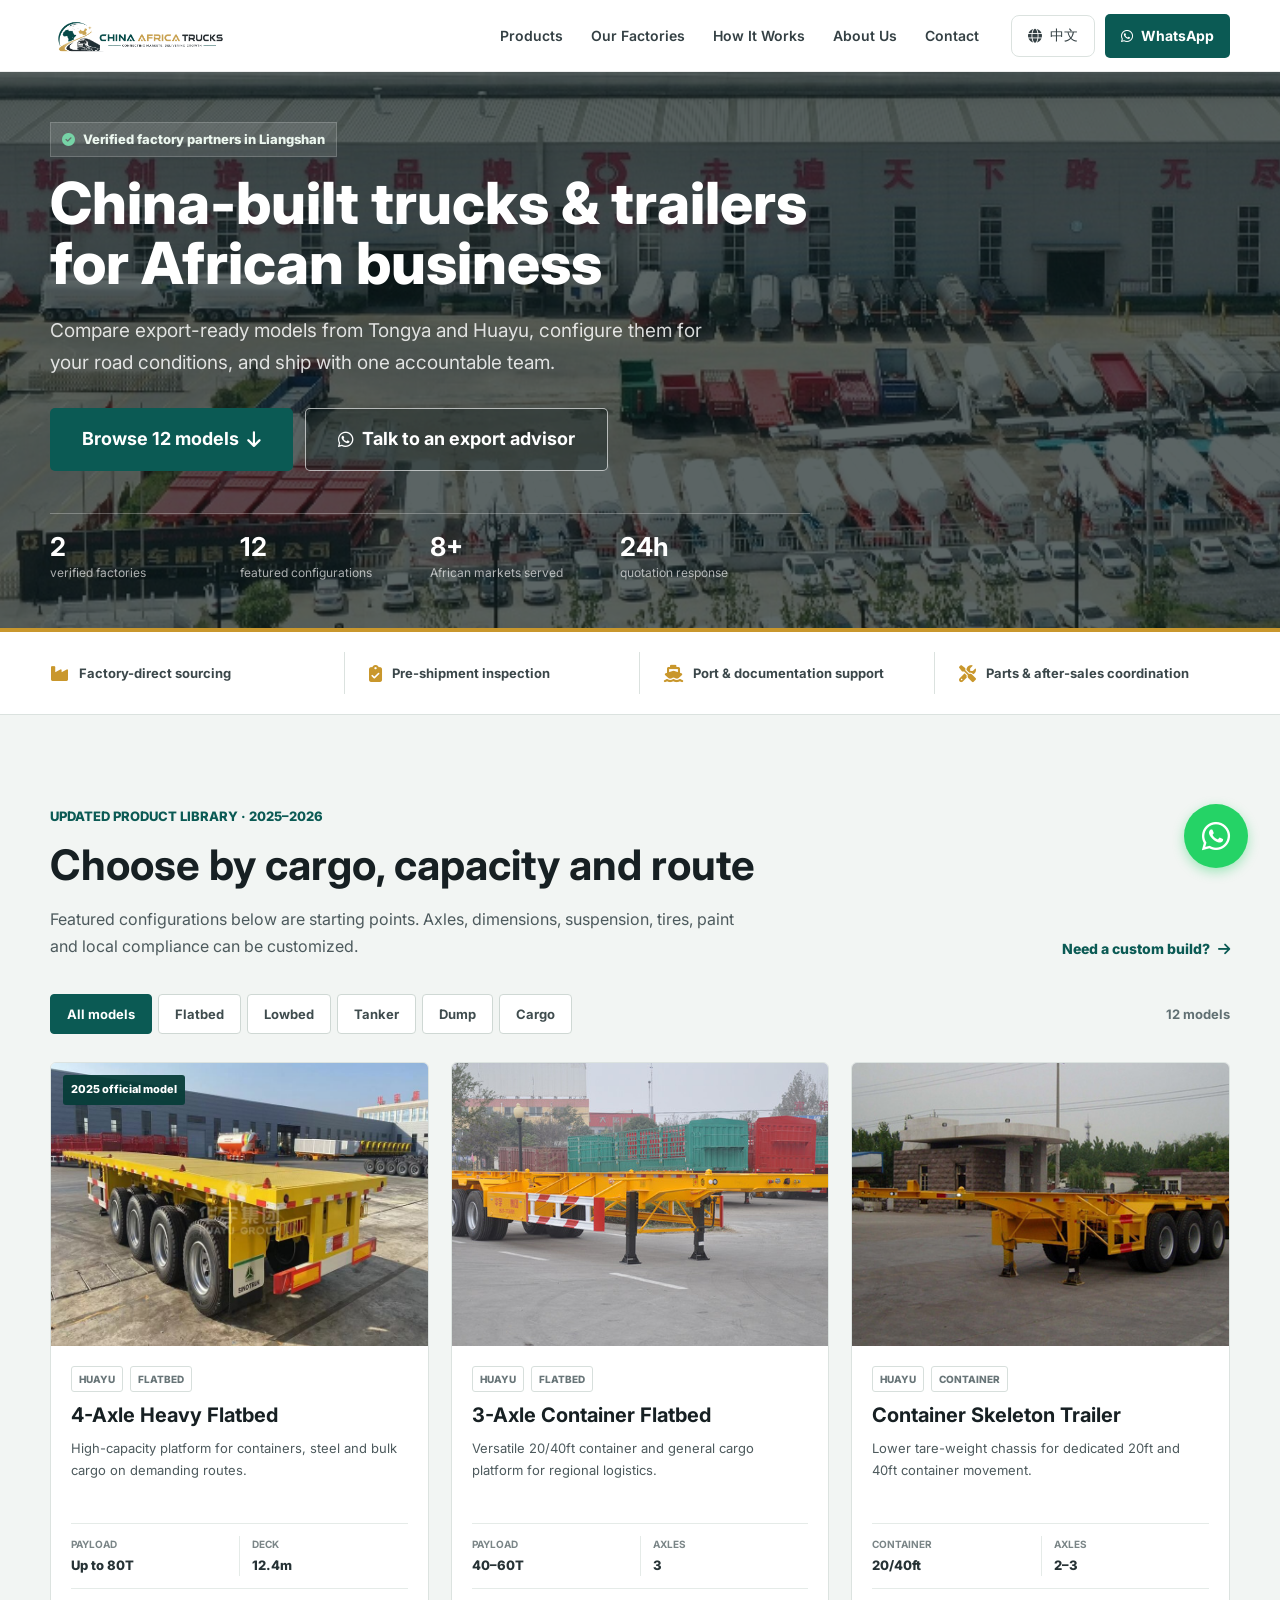
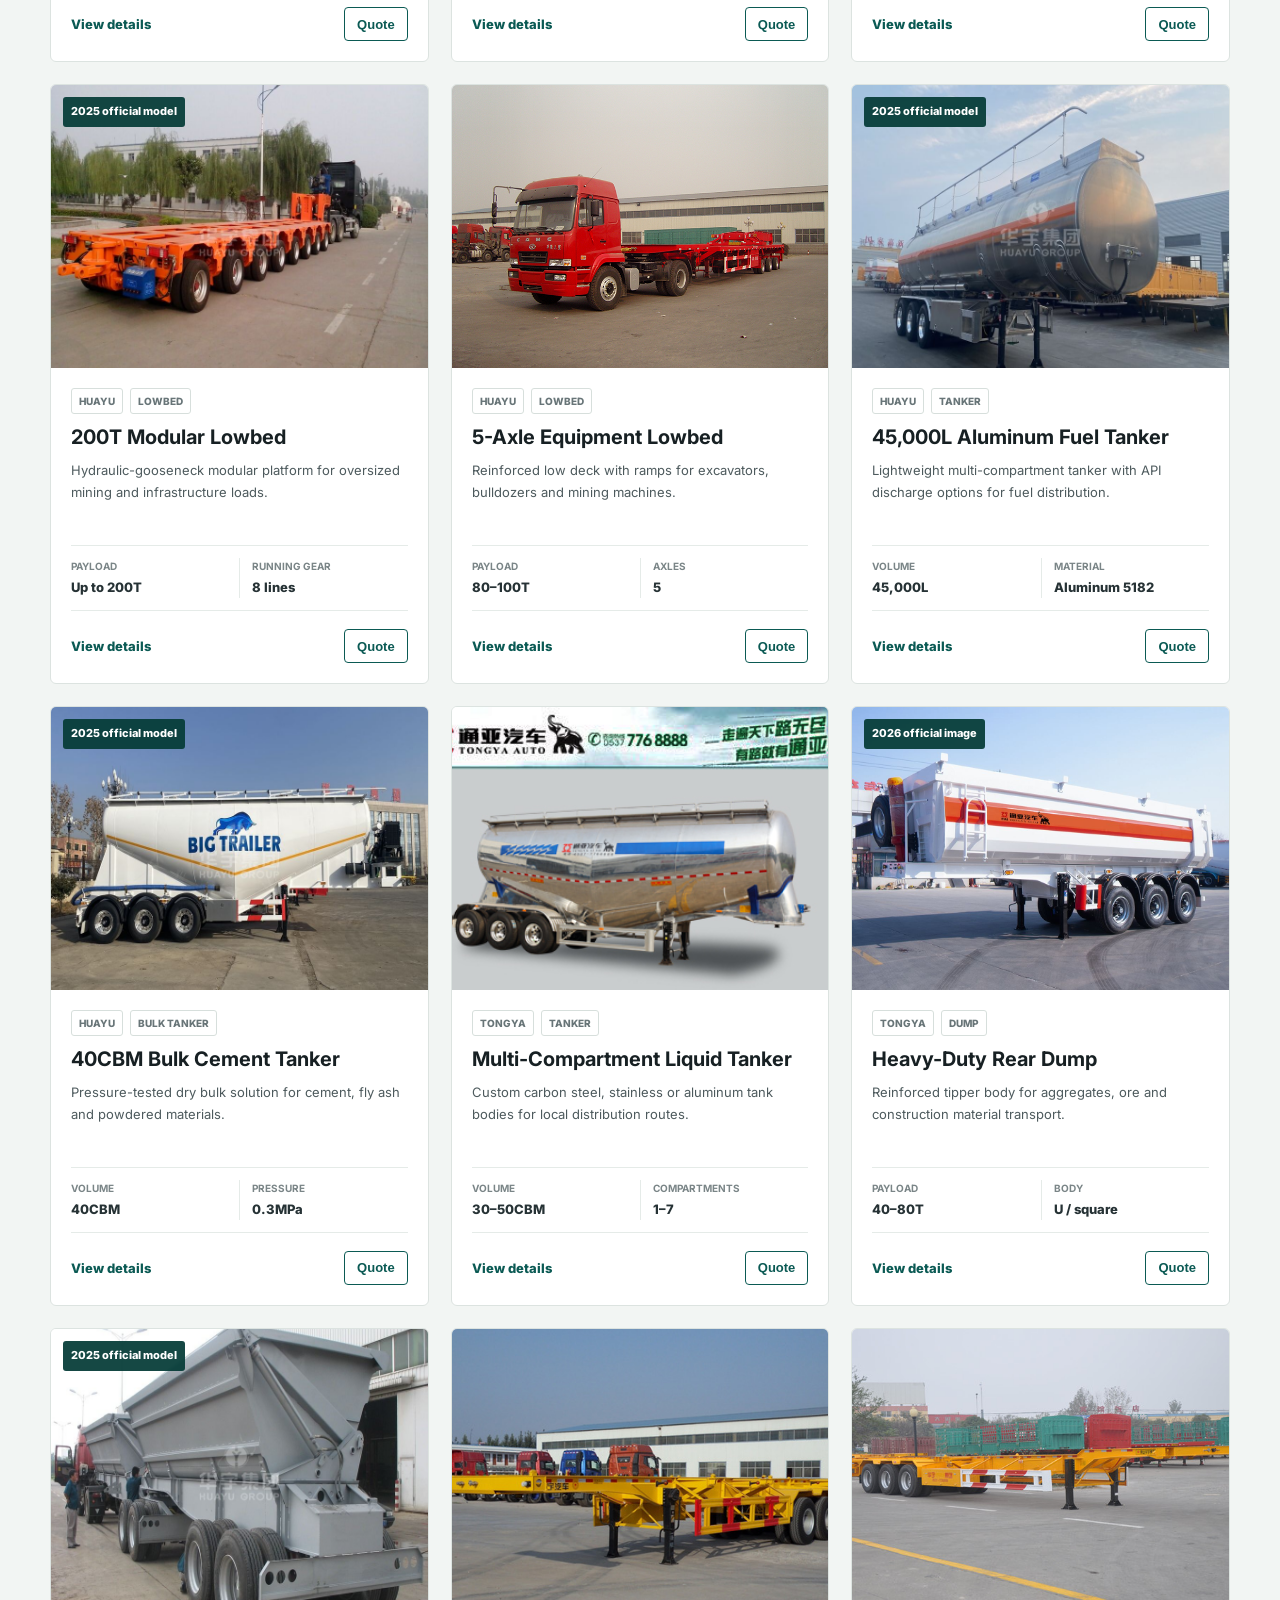
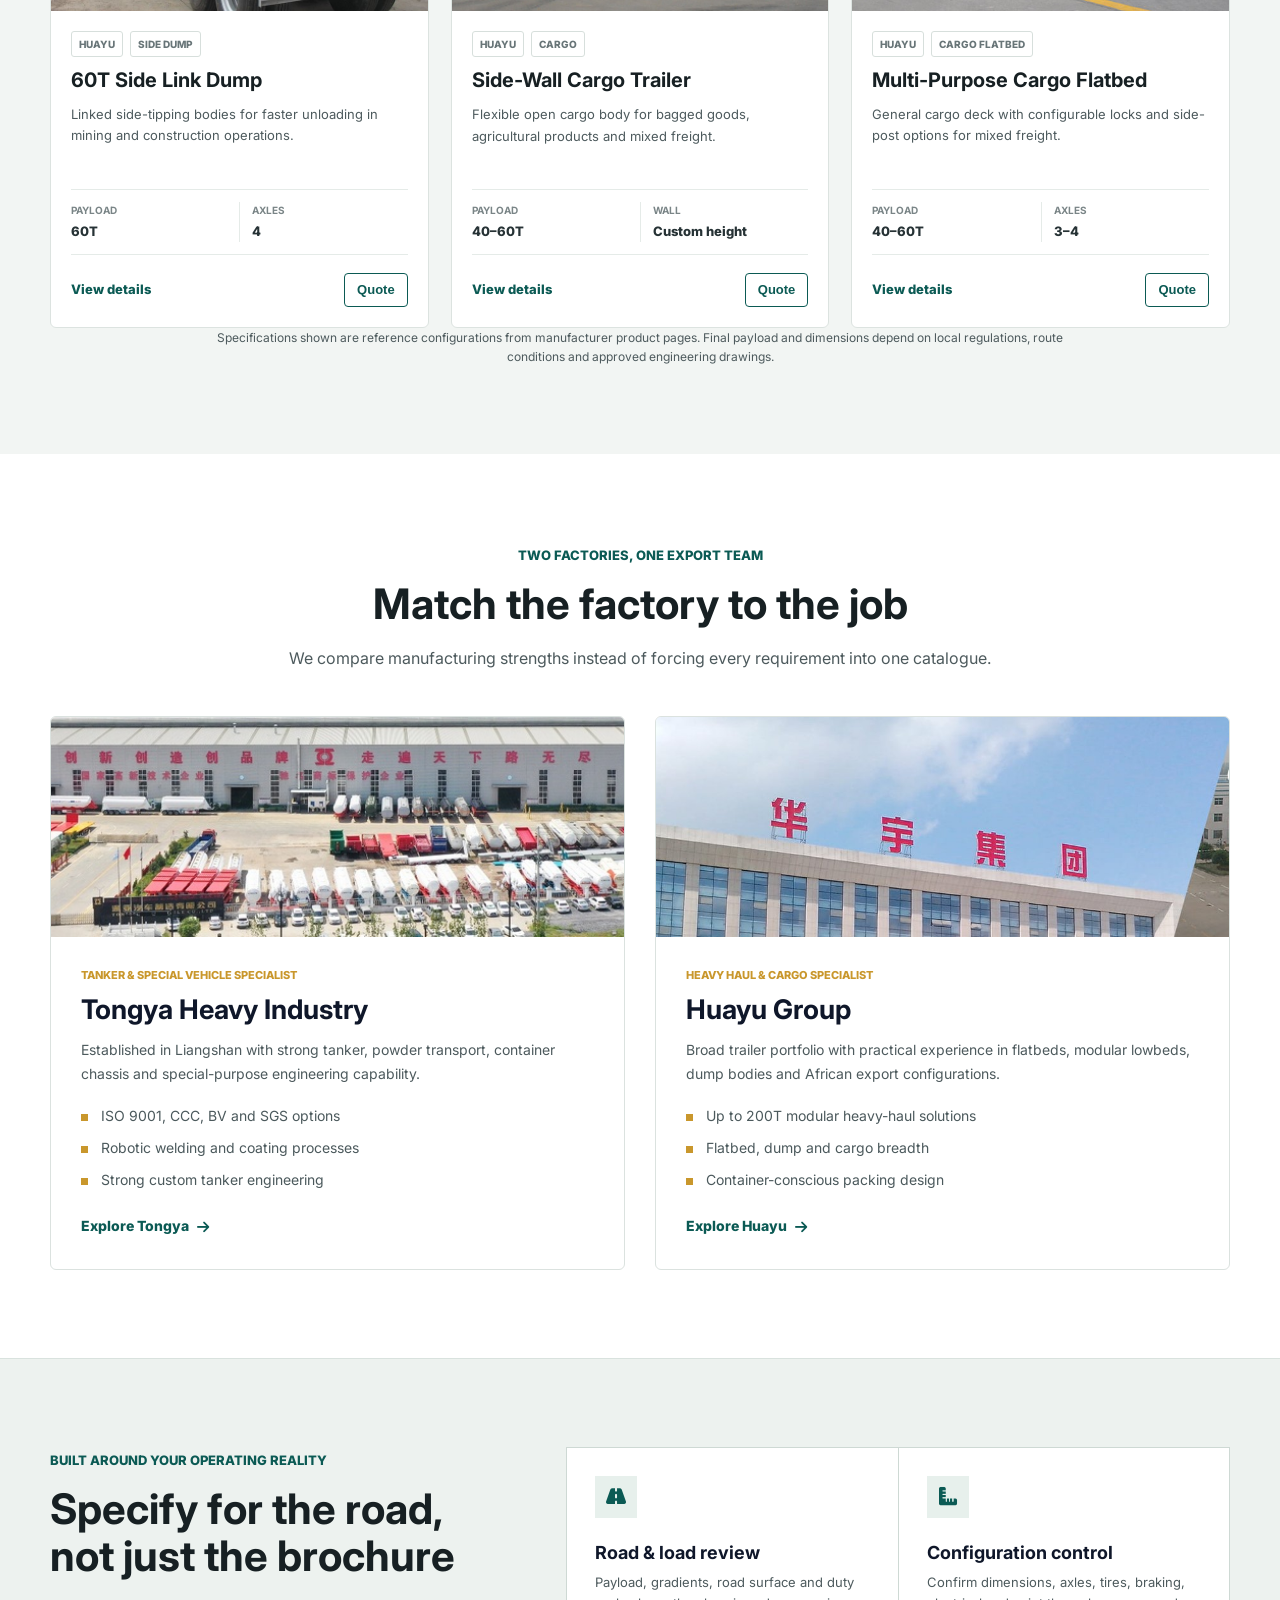
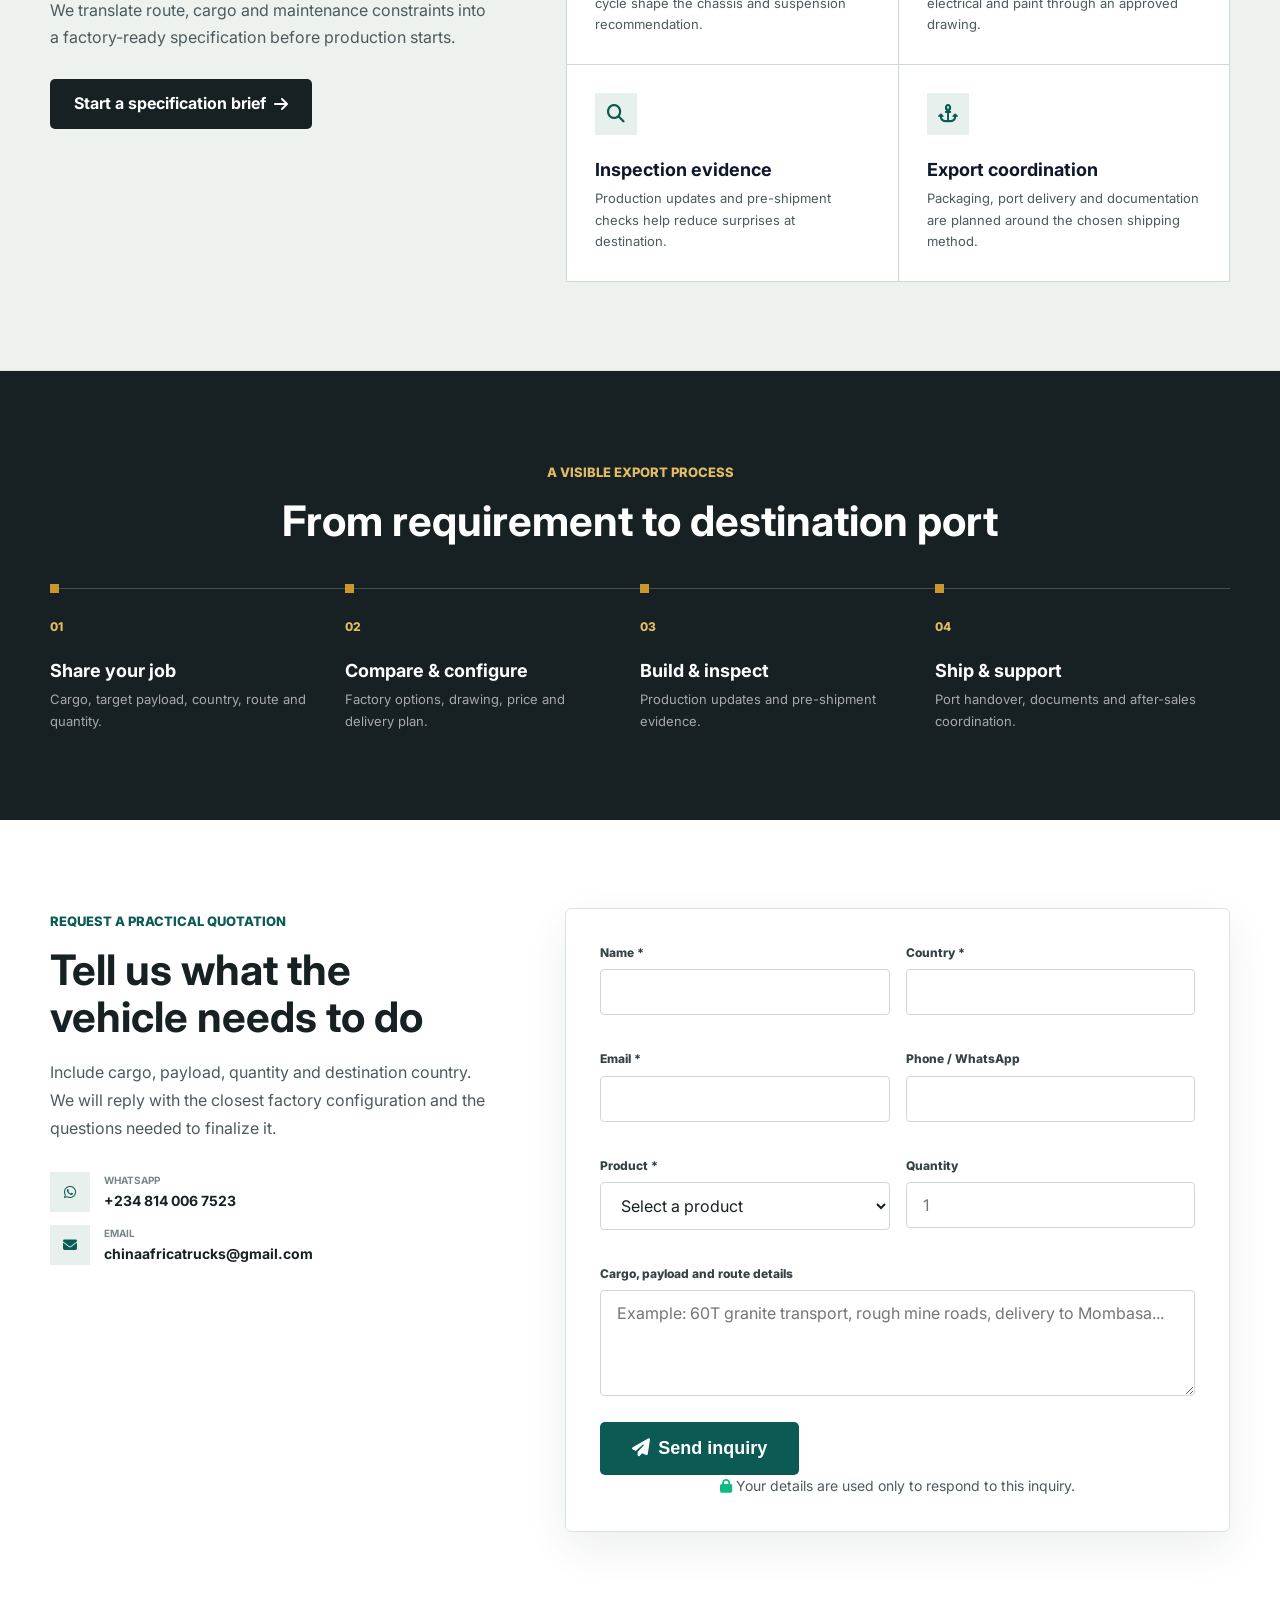
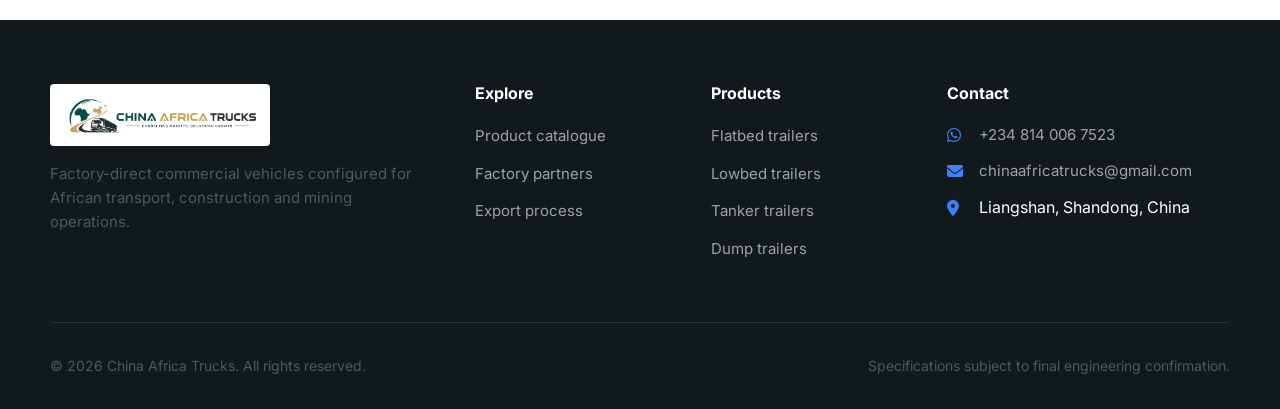
<file: index.html>
<!DOCTYPE html>
<html lang="en">
<head>
    <!-- Google tag (gtag.js) -->
    <script async src="https://www.googletagmanager.com/gtag/js?id=G-PNVCPDTN8Y"></script>
    <script>
        window.dataLayer = window.dataLayer || [];
        function gtag(){dataLayer.push(arguments);}
        gtag('js', new Date());
        gtag('config', 'G-PNVCPDTN8Y');
    </script>
    <meta charset="UTF-8">
    <meta name="viewport" content="width=device-width, initial-scale=1.0">
    <meta name="description" content="Explore factory-direct semi trailers and commercial trucks for African transport, mining and construction. Compare verified Tongya and Huayu models, specifications and export support.">
    <meta name="keywords" content="China semi trailer, Africa truck export, flatbed trailer, lowbed trailer, fuel tanker, dump trailer, Tongya, Huayu">
    <meta name="theme-color" content="#0b5a54">
    <meta property="og:title" content="China Africa Trucks | Factory-Direct Trucks & Trailers">
    <meta property="og:description" content="Compare export-ready trailers from verified Chinese factories for African roads and industries.">
    <meta property="og:type" content="website">
    <meta property="og:url" content="https://chinaafricatrucks.com">
    <meta property="og:image" content="https://chinaafricatrucks.com/assets/images/tongya-factory-original.jpg">
    <title>China Africa Trucks | Factory-Direct Trucks & Trailers</title>
    <link rel="preconnect" href="https://fonts.googleapis.com">
    <link rel="preconnect" href="https://fonts.gstatic.com" crossorigin>
    <link href="https://fonts.googleapis.com/css2?family=Inter:wght@400;500;600;700;800&display=swap" rel="stylesheet">
    <link rel="stylesheet" href="https://cdnjs.cloudflare.com/ajax/libs/font-awesome/6.4.0/css/all.min.css">
    <link rel="stylesheet" href="css/style.css?v=20260717">
    <link rel="stylesheet" href="css/home-v3.css?v=20260717">
    <link rel="icon" type="image/png" href="assets/images/site-logo-transparent.png">
    <script type="application/ld+json">
    {
      "@context": "https://schema.org",
      "@type": "Organization",
      "name": "China Africa Trucks",
      "url": "https://chinaafricatrucks.com",
      "logo": "https://chinaafricatrucks.com/assets/images/site-logo-transparent.png",
      "email": "chinaafricatrucks@gmail.com",
      "sameAs": ["https://www.tiktok.com/@ChinaAfricaTrucks"]
    }
    </script>
</head>
<body class="home-v3">
    <nav class="navbar site-nav" id="navbar" aria-label="Primary navigation">
        <div class="container">
            <div class="nav-wrapper">
                <a href="#home" class="logo" aria-label="China Africa Trucks home">
                    <img class="logo-image" src="assets/images/site-logo-wide-transparent.png" alt="China Africa Trucks">
                </a>

                <div class="nav-menu" id="navMenu">
                    <ul class="nav-links">
                        <li><a href="#products" data-i18n="nav.products">Products</a></li>
                        <li><a href="#factories" data-i18n="nav.factories">Factories</a></li>
                        <li><a href="#process" data-i18n="process.title">How It Works</a></li>
                        <li><a href="#about" data-i18n="nav.about">About Us</a></li>
                        <li><a href="#contact" data-i18n="nav.contact">Contact</a></li>
                    </ul>
                    <div class="nav-actions">
                        <button class="lang-switch" id="langSwitch" aria-label="Switch language">
                            <i class="fas fa-globe" aria-hidden="true"></i>
                            <span id="currentLang">中文</span>
                        </button>
                        <a href="https://wa.me/2348140067523?text=Hello%20China%20Africa%20Trucks%2C%20I%20would%20like%20a%20quotation." class="btn btn-primary btn-sm" target="_blank" rel="noopener">
                            <i class="fab fa-whatsapp" aria-hidden="true"></i>
                            <span data-i18n="contact.whatsapp">WhatsApp</span>
                        </a>
                    </div>
                </div>

                <button class="mobile-toggle" id="mobileToggle" aria-label="Open navigation" aria-controls="navMenu" aria-expanded="false">
                    <span></span><span></span><span></span>
                </button>
            </div>
        </div>
    </nav>

    <main>
        <section class="catalog-hero" id="home">
            <img class="catalog-hero-media" src="assets/images/tongya-factory-original.jpg" alt="Tongya trailer factory inventory in Liangshan, China" width="1863" height="320" fetchpriority="high">
            <div class="catalog-hero-overlay" aria-hidden="true"></div>
            <div class="container catalog-hero-inner">
                <div class="catalog-hero-copy">
                    <span class="eyebrow"><i class="fas fa-circle-check" aria-hidden="true"></i> Verified factory partners in Liangshan</span>
                    <h1>China-built trucks &amp; trailers for African business</h1>
                    <p>Compare export-ready models from Tongya and Huayu, configure them for your road conditions, and ship with one accountable team.</p>
                    <div class="hero-actions">
                        <a href="#products" class="btn btn-primary btn-lg">
                            Browse 12 models <i class="fas fa-arrow-down" aria-hidden="true"></i>
                        </a>
                        <a href="https://wa.me/2348140067523?text=Hello%20China%20Africa%20Trucks%2C%20please%20help%20me%20choose%20a%20trailer." class="btn btn-hero-secondary btn-lg" target="_blank" rel="noopener">
                            <i class="fab fa-whatsapp" aria-hidden="true"></i> Talk to an export advisor
                        </a>
                    </div>
                </div>
                <div class="hero-proof" aria-label="Platform highlights">
                    <div><strong>2</strong><span>verified factories</span></div>
                    <div><strong>12</strong><span>featured configurations</span></div>
                    <div><strong>8+</strong><span>African markets served</span></div>
                    <div><strong>24h</strong><span>quotation response</span></div>
                </div>
            </div>
        </section>

        <section class="quick-assurance" aria-label="Export assurances">
            <div class="container assurance-row">
                <span><i class="fas fa-industry" aria-hidden="true"></i> Factory-direct sourcing</span>
                <span><i class="fas fa-clipboard-check" aria-hidden="true"></i> Pre-shipment inspection</span>
                <span><i class="fas fa-ship" aria-hidden="true"></i> Port &amp; documentation support</span>
                <span><i class="fas fa-screwdriver-wrench" aria-hidden="true"></i> Parts &amp; after-sales coordination</span>
            </div>
        </section>

        <section class="product-catalog section" id="products">
            <div class="container">
                <div class="catalog-heading">
                    <div>
                        <span class="section-kicker">Updated product library · 2025–2026</span>
                        <h2>Choose by cargo, capacity and route</h2>
                        <p>Featured configurations below are starting points. Axles, dimensions, suspension, tires, paint and local compliance can be customized.</p>
                    </div>
                    <a href="#contact" class="text-link">Need a custom build? <i class="fas fa-arrow-right" aria-hidden="true"></i></a>
                </div>

                <div class="catalog-toolbar" aria-label="Product filters">
                    <div class="filter-group" role="group" aria-label="Filter products by category">
                        <button class="filter-btn active" type="button" data-filter="all" aria-pressed="true">All models</button>
                        <button class="filter-btn" type="button" data-filter="flatbed" aria-pressed="false">Flatbed</button>
                        <button class="filter-btn" type="button" data-filter="lowbed" aria-pressed="false">Lowbed</button>
                        <button class="filter-btn" type="button" data-filter="tanker" aria-pressed="false">Tanker</button>
                        <button class="filter-btn" type="button" data-filter="dump" aria-pressed="false">Dump</button>
                        <button class="filter-btn" type="button" data-filter="cargo" aria-pressed="false">Cargo</button>
                    </div>
                    <span class="catalog-count" id="catalogCount" aria-live="polite">12 models</span>
                </div>

                <div class="catalog-grid" id="catalogGrid">
                    <article class="catalog-card" data-category="flatbed">
                        <a class="catalog-media" href="products/flatbed.html">
                            <img src="assets/images/huayu/2025-huayu-4axle-flatbed.jpg" alt="Huayu four axle flatbed semi trailer" width="800" height="800" loading="lazy">
                            <span class="product-status">2025 official model</span>
                        </a>
                        <div class="catalog-card-body">
                            <div class="card-meta"><span>Huayu</span><span>Flatbed</span></div>
                            <h3><a href="products/flatbed.html">4-Axle Heavy Flatbed</a></h3>
                            <p>High-capacity platform for containers, steel and bulk cargo on demanding routes.</p>
                            <dl class="mini-specs"><div><dt>Payload</dt><dd>Up to 80T</dd></div><div><dt>Deck</dt><dd>12.4m</dd></div></dl>
                            <div class="card-actions"><a href="products/flatbed.html">View details</a><button type="button" class="quote-product" data-product="4-Axle Heavy Flatbed">Quote</button></div>
                        </div>
                    </article>

                    <article class="catalog-card" data-category="flatbed">
                        <a class="catalog-media" href="products/flatbed.html">
                            <img src="assets/images/huayu/huayu-flatbed-1.jpg" alt="Three axle container flatbed semi trailer" width="700" height="400" loading="lazy">
                        </a>
                        <div class="catalog-card-body">
                            <div class="card-meta"><span>Huayu</span><span>Flatbed</span></div>
                            <h3><a href="products/flatbed.html">3-Axle Container Flatbed</a></h3>
                            <p>Versatile 20/40ft container and general cargo platform for regional logistics.</p>
                            <dl class="mini-specs"><div><dt>Payload</dt><dd>40–60T</dd></div><div><dt>Axles</dt><dd>3</dd></div></dl>
                            <div class="card-actions"><a href="products/flatbed.html">View details</a><button type="button" class="quote-product" data-product="3-Axle Container Flatbed">Quote</button></div>
                        </div>
                    </article>

                    <article class="catalog-card" data-category="flatbed cargo">
                        <a class="catalog-media" href="products/flatbed.html">
                            <img src="assets/images/huayu/huayu-container-1.jpg" alt="Container skeleton semi trailer" width="600" height="333" loading="lazy">
                        </a>
                        <div class="catalog-card-body">
                            <div class="card-meta"><span>Huayu</span><span>Container</span></div>
                            <h3><a href="products/flatbed.html">Container Skeleton Trailer</a></h3>
                            <p>Lower tare-weight chassis for dedicated 20ft and 40ft container movement.</p>
                            <dl class="mini-specs"><div><dt>Container</dt><dd>20/40ft</dd></div><div><dt>Axles</dt><dd>2–3</dd></div></dl>
                            <div class="card-actions"><a href="products/flatbed.html">View details</a><button type="button" class="quote-product" data-product="Container Skeleton Trailer">Quote</button></div>
                        </div>
                    </article>

                    <article class="catalog-card" data-category="lowbed">
                        <a class="catalog-media" href="products/lowbed.html">
                            <img src="assets/images/huayu/2025-huayu-module-lowbed.jpg" alt="Huayu modular multi axle lowbed trailer" width="800" height="800" loading="lazy">
                            <span class="product-status">2025 official model</span>
                        </a>
                        <div class="catalog-card-body">
                            <div class="card-meta"><span>Huayu</span><span>Lowbed</span></div>
                            <h3><a href="products/lowbed.html">200T Modular Lowbed</a></h3>
                            <p>Hydraulic-gooseneck modular platform for oversized mining and infrastructure loads.</p>
                            <dl class="mini-specs"><div><dt>Payload</dt><dd>Up to 200T</dd></div><div><dt>Running gear</dt><dd>8 lines</dd></div></dl>
                            <div class="card-actions"><a href="products/lowbed.html">View details</a><button type="button" class="quote-product" data-product="200T Modular Lowbed">Quote</button></div>
                        </div>
                    </article>

                    <article class="catalog-card" data-category="lowbed">
                        <a class="catalog-media" href="products/lowbed.html">
                            <img src="assets/images/huayu/huayu-lowbed-1.jpg" alt="Five axle heavy equipment lowbed trailer" width="700" height="525" loading="lazy">
                        </a>
                        <div class="catalog-card-body">
                            <div class="card-meta"><span>Huayu</span><span>Lowbed</span></div>
                            <h3><a href="products/lowbed.html">5-Axle Equipment Lowbed</a></h3>
                            <p>Reinforced low deck with ramps for excavators, bulldozers and mining machines.</p>
                            <dl class="mini-specs"><div><dt>Payload</dt><dd>80–100T</dd></div><div><dt>Axles</dt><dd>5</dd></div></dl>
                            <div class="card-actions"><a href="products/lowbed.html">View details</a><button type="button" class="quote-product" data-product="5-Axle Equipment Lowbed">Quote</button></div>
                        </div>
                    </article>

                    <article class="catalog-card" data-category="tanker">
                        <a class="catalog-media" href="products/tanker.html">
                            <img src="assets/images/huayu/2025-huayu-aluminum-tanker.jpg" alt="Huayu 45000 litre aluminum alloy fuel tanker" width="800" height="800" loading="lazy">
                            <span class="product-status">2025 official model</span>
                        </a>
                        <div class="catalog-card-body">
                            <div class="card-meta"><span>Huayu</span><span>Tanker</span></div>
                            <h3><a href="products/tanker.html">45,000L Aluminum Fuel Tanker</a></h3>
                            <p>Lightweight multi-compartment tanker with API discharge options for fuel distribution.</p>
                            <dl class="mini-specs"><div><dt>Volume</dt><dd>45,000L</dd></div><div><dt>Material</dt><dd>Aluminum 5182</dd></div></dl>
                            <div class="card-actions"><a href="products/tanker.html">View details</a><button type="button" class="quote-product" data-product="45,000L Aluminum Fuel Tanker">Quote</button></div>
                        </div>
                    </article>

                    <article class="catalog-card" data-category="tanker">
                        <a class="catalog-media" href="products/tanker.html">
                            <img src="assets/images/huayu/2025-huayu-bulk-cement.jpg" alt="Huayu 40 cubic metre bulk cement tanker" width="800" height="800" loading="lazy">
                            <span class="product-status">2025 official model</span>
                        </a>
                        <div class="catalog-card-body">
                            <div class="card-meta"><span>Huayu</span><span>Bulk tanker</span></div>
                            <h3><a href="products/tanker.html">40CBM Bulk Cement Tanker</a></h3>
                            <p>Pressure-tested dry bulk solution for cement, fly ash and powdered materials.</p>
                            <dl class="mini-specs"><div><dt>Volume</dt><dd>40CBM</dd></div><div><dt>Pressure</dt><dd>0.3MPa</dd></div></dl>
                            <div class="card-actions"><a href="products/tanker.html">View details</a><button type="button" class="quote-product" data-product="40CBM Bulk Cement Tanker">Quote</button></div>
                        </div>
                    </article>

                    <article class="catalog-card" data-category="tanker">
                        <a class="catalog-media" href="products/tanker.html">
                            <img src="assets/images/chinatongya/1565428549.jpg" alt="Tongya stainless steel liquid tanker semi trailer" width="600" height="400" loading="lazy">
                        </a>
                        <div class="catalog-card-body">
                            <div class="card-meta"><span>Tongya</span><span>Tanker</span></div>
                            <h3><a href="products/tanker.html">Multi-Compartment Liquid Tanker</a></h3>
                            <p>Custom carbon steel, stainless or aluminum tank bodies for local distribution routes.</p>
                            <dl class="mini-specs"><div><dt>Volume</dt><dd>30–50CBM</dd></div><div><dt>Compartments</dt><dd>1–7</dd></div></dl>
                            <div class="card-actions"><a href="products/tanker.html">View details</a><button type="button" class="quote-product" data-product="Multi-Compartment Liquid Tanker">Quote</button></div>
                        </div>
                    </article>

                    <article class="catalog-card" data-category="dump">
                        <a class="catalog-media" href="products/dump.html">
                            <img src="assets/images/dump-trailer-1.jpg" alt="Tongya heavy duty rear dump semi trailer" width="800" height="800" loading="lazy">
                            <span class="product-status">2026 official image</span>
                        </a>
                        <div class="catalog-card-body">
                            <div class="card-meta"><span>Tongya</span><span>Dump</span></div>
                            <h3><a href="products/dump.html">Heavy-Duty Rear Dump</a></h3>
                            <p>Reinforced tipper body for aggregates, ore and construction material transport.</p>
                            <dl class="mini-specs"><div><dt>Payload</dt><dd>40–80T</dd></div><div><dt>Body</dt><dd>U / square</dd></div></dl>
                            <div class="card-actions"><a href="products/dump.html">View details</a><button type="button" class="quote-product" data-product="Heavy-Duty Rear Dump">Quote</button></div>
                        </div>
                    </article>

                    <article class="catalog-card" data-category="dump">
                        <a class="catalog-media" href="products/dump.html">
                            <img src="assets/images/huayu/2025-huayu-side-dump.jpg" alt="Huayu side link dump semi trailer" width="800" height="800" loading="lazy">
                            <span class="product-status">2025 official model</span>
                        </a>
                        <div class="catalog-card-body">
                            <div class="card-meta"><span>Huayu</span><span>Side dump</span></div>
                            <h3><a href="products/dump.html">60T Side Link Dump</a></h3>
                            <p>Linked side-tipping bodies for faster unloading in mining and construction operations.</p>
                            <dl class="mini-specs"><div><dt>Payload</dt><dd>60T</dd></div><div><dt>Axles</dt><dd>4</dd></div></dl>
                            <div class="card-actions"><a href="products/dump.html">View details</a><button type="button" class="quote-product" data-product="60T Side Link Dump">Quote</button></div>
                        </div>
                    </article>

                    <article class="catalog-card" data-category="cargo">
                        <a class="catalog-media" href="products/cargo.html">
                            <img src="assets/images/huayu/huayu-bulk-1.jpg" alt="Huayu side wall cargo semi trailer" width="600" height="335" loading="lazy">
                        </a>
                        <div class="catalog-card-body">
                            <div class="card-meta"><span>Huayu</span><span>Cargo</span></div>
                            <h3><a href="products/cargo.html">Side-Wall Cargo Trailer</a></h3>
                            <p>Flexible open cargo body for bagged goods, agricultural products and mixed freight.</p>
                            <dl class="mini-specs"><div><dt>Payload</dt><dd>40–60T</dd></div><div><dt>Wall</dt><dd>Custom height</dd></div></dl>
                            <div class="card-actions"><a href="products/cargo.html">View details</a><button type="button" class="quote-product" data-product="Side-Wall Cargo Trailer">Quote</button></div>
                        </div>
                    </article>

                    <article class="catalog-card" data-category="cargo flatbed">
                        <a class="catalog-media" href="products/cargo.html">
                            <img src="assets/images/huayu/huayu-product-1.jpg" alt="Huayu multi-purpose cargo flatbed semi trailer" width="700" height="400" loading="lazy">
                        </a>
                        <div class="catalog-card-body">
                            <div class="card-meta"><span>Huayu</span><span>Cargo flatbed</span></div>
                            <h3><a href="products/cargo.html">Multi-Purpose Cargo Flatbed</a></h3>
                            <p>General cargo deck with configurable locks and side-post options for mixed freight.</p>
                            <dl class="mini-specs"><div><dt>Payload</dt><dd>40–60T</dd></div><div><dt>Axles</dt><dd>3–4</dd></div></dl>
                            <div class="card-actions"><a href="products/cargo.html">View details</a><button type="button" class="quote-product" data-product="Multi-Purpose Cargo Flatbed">Quote</button></div>
                        </div>
                    </article>
                </div>

                <p class="spec-disclaimer">Specifications shown are reference configurations from manufacturer product pages. Final payload and dimensions depend on local regulations, route conditions and approved engineering drawings.</p>
            </div>
        </section>

        <section class="factory-band section" id="factories">
            <div class="container">
                <div class="section-intro centered">
                    <span class="section-kicker">Two factories, one export team</span>
                    <h2>Match the factory to the job</h2>
                    <p>We compare manufacturing strengths instead of forcing every requirement into one catalogue.</p>
                </div>
                <div class="factory-compare">
                    <article class="factory-profile">
                        <img src="assets/images/tongya-factory.jpg" alt="Tongya factory and trailer inventory" width="800" height="216" loading="lazy">
                        <div>
                            <span class="factory-label">Tanker &amp; special vehicle specialist</span>
                            <h3>Tongya Heavy Industry</h3>
                            <p>Established in Liangshan with strong tanker, powder transport, container chassis and special-purpose engineering capability.</p>
                            <ul><li>ISO 9001, CCC, BV and SGS options</li><li>Robotic welding and coating processes</li><li>Strong custom tanker engineering</li></ul>
                            <a href="factories/tongya.html" class="text-link">Explore Tongya <i class="fas fa-arrow-right" aria-hidden="true"></i></a>
                        </div>
                    </article>
                    <article class="factory-profile">
                        <img src="assets/images/huayu/huayu-factory-hero.jpg" alt="Huayu Group factory in Liangshan" width="900" height="416" loading="lazy">
                        <div>
                            <span class="factory-label">Heavy haul &amp; cargo specialist</span>
                            <h3>Huayu Group</h3>
                            <p>Broad trailer portfolio with practical experience in flatbeds, modular lowbeds, dump bodies and African export configurations.</p>
                            <ul><li>Up to 200T modular heavy-haul solutions</li><li>Flatbed, dump and cargo breadth</li><li>Container-conscious packing design</li></ul>
                            <a href="factories/huayu.html" class="text-link">Explore Huayu <i class="fas fa-arrow-right" aria-hidden="true"></i></a>
                        </div>
                    </article>
                </div>
            </div>
        </section>

        <section class="service-band section" id="about">
            <div class="container service-layout">
                <div class="service-heading">
                    <span class="section-kicker">Built around your operating reality</span>
                    <h2>Specify for the road, not just the brochure</h2>
                    <p>We translate route, cargo and maintenance constraints into a factory-ready specification before production starts.</p>
                    <a href="#contact" class="btn btn-dark">Start a specification brief <i class="fas fa-arrow-right" aria-hidden="true"></i></a>
                </div>
                <div class="service-points">
                    <article><i class="fas fa-road" aria-hidden="true"></i><h3>Road &amp; load review</h3><p>Payload, gradients, road surface and duty cycle shape the chassis and suspension recommendation.</p></article>
                    <article><i class="fas fa-ruler-combined" aria-hidden="true"></i><h3>Configuration control</h3><p>Confirm dimensions, axles, tires, braking, electrical and paint through an approved drawing.</p></article>
                    <article><i class="fas fa-magnifying-glass" aria-hidden="true"></i><h3>Inspection evidence</h3><p>Production updates and pre-shipment checks help reduce surprises at destination.</p></article>
                    <article><i class="fas fa-anchor" aria-hidden="true"></i><h3>Export coordination</h3><p>Packaging, port delivery and documentation are planned around the chosen shipping method.</p></article>
                </div>
            </div>
        </section>

        <section class="export-process section" id="process">
            <div class="container">
                <div class="section-intro centered light">
                    <span class="section-kicker">A visible export process</span>
                    <h2>From requirement to destination port</h2>
                </div>
                <ol class="process-track">
                    <li><span>01</span><div><h3>Share your job</h3><p>Cargo, target payload, country, route and quantity.</p></div></li>
                    <li><span>02</span><div><h3>Compare &amp; configure</h3><p>Factory options, drawing, price and delivery plan.</p></div></li>
                    <li><span>03</span><div><h3>Build &amp; inspect</h3><p>Production updates and pre-shipment evidence.</p></div></li>
                    <li><span>04</span><div><h3>Ship &amp; support</h3><p>Port handover, documents and after-sales coordination.</p></div></li>
                </ol>
            </div>
        </section>

        <section class="contact-section section" id="contact">
            <div class="container contact-shell">
                <div class="contact-copy">
                    <span class="section-kicker">Request a practical quotation</span>
                    <h2>Tell us what the vehicle needs to do</h2>
                    <p>Include cargo, payload, quantity and destination country. We will reply with the closest factory configuration and the questions needed to finalize it.</p>
                    <div class="contact-direct">
                        <a href="https://wa.me/2348140067523" target="_blank" rel="noopener"><i class="fab fa-whatsapp" aria-hidden="true"></i><span><small>WhatsApp</small>+234 814 006 7523</span></a>
                        <a href="mailto:chinaafricatrucks@gmail.com"><i class="fas fa-envelope" aria-hidden="true"></i><span><small>Email</small>chinaafricatrucks@gmail.com</span></a>
                    </div>
                </div>
                <form class="contact-form catalog-inquiry" id="contactForm" action="https://formspree.io/f/mqkrwqkz" method="POST">
                    <div class="form-row">
                        <div class="form-group"><label for="name">Name *</label><input type="text" id="name" name="name" autocomplete="name" required></div>
                        <div class="form-group"><label for="country">Country *</label><input type="text" id="country" name="country" autocomplete="country-name" required></div>
                    </div>
                    <div class="form-row">
                        <div class="form-group"><label for="email">Email *</label><input type="email" id="email" name="email" autocomplete="email" required></div>
                        <div class="form-group"><label for="phone">Phone / WhatsApp</label><input type="tel" id="phone" name="phone" autocomplete="tel"></div>
                    </div>
                    <div class="form-row">
                        <div class="form-group"><label for="product">Product *</label><select id="product" name="product" required><option value="">Select a product</option><option>Flatbed / Container Trailer</option><option>Lowbed / Heavy Haul Trailer</option><option>Fuel / Liquid Tanker</option><option>Bulk Cement Tanker</option><option>Dump Trailer</option><option>Cargo / Fence Trailer</option><option>Other Custom Vehicle</option></select></div>
                        <div class="form-group"><label for="quantity">Quantity</label><input type="number" id="quantity" name="quantity" min="1" placeholder="1"></div>
                    </div>
                    <div class="form-group"><label for="message">Cargo, payload and route details</label><textarea id="message" name="message" rows="4" placeholder="Example: 60T granite transport, rough mine roads, delivery to Mombasa..."></textarea></div>
                    <button type="submit" class="btn btn-primary btn-lg"><i class="fas fa-paper-plane" aria-hidden="true"></i> Send inquiry</button>
                    <p class="form-note"><i class="fas fa-lock" aria-hidden="true"></i> Your details are used only to respond to this inquiry.</p>
                </form>
            </div>
        </section>
    </main>

    <footer class="footer catalog-footer">
        <div class="container">
            <div class="footer-grid">
                <div class="footer-brand">
                    <a href="#home" class="logo"><img class="logo-image" src="assets/images/site-logo-wide-transparent.png" alt="China Africa Trucks"></a>
                    <p class="footer-tagline">Factory-direct commercial vehicles configured for African transport, construction and mining operations.</p>
                </div>
                <div><h4>Explore</h4><ul><li><a href="#products">Product catalogue</a></li><li><a href="#factories">Factory partners</a></li><li><a href="#process">Export process</a></li></ul></div>
                <div><h4>Products</h4><ul><li><a href="products/flatbed.html">Flatbed trailers</a></li><li><a href="products/lowbed.html">Lowbed trailers</a></li><li><a href="products/tanker.html">Tanker trailers</a></li><li><a href="products/dump.html">Dump trailers</a></li></ul></div>
                <div><h4>Contact</h4><ul class="footer-contact"><li><i class="fab fa-whatsapp" aria-hidden="true"></i><a href="https://wa.me/2348140067523">+234 814 006 7523</a></li><li><i class="fas fa-envelope" aria-hidden="true"></i><a href="mailto:chinaafricatrucks@gmail.com">chinaafricatrucks@gmail.com</a></li><li><i class="fas fa-location-dot" aria-hidden="true"></i><span>Liangshan, Shandong, China</span></li></ul></div>
            </div>
            <div class="footer-bottom"><p>© 2026 China Africa Trucks. All rights reserved.</p><p>Specifications subject to final engineering confirmation.</p></div>
        </div>
    </footer>

    <a href="https://wa.me/2348140067523?text=Hello%20China%20Africa%20Trucks%2C%20I%20need%20a%20quotation." class="whatsapp-float" target="_blank" rel="noopener" aria-label="Chat on WhatsApp"><i class="fab fa-whatsapp" aria-hidden="true"></i></a>
    <div class="mobile-cta" aria-label="Quick contact"><a href="#products"><i class="fas fa-truck" aria-hidden="true"></i> Browse</a><a href="https://wa.me/2348140067523" target="_blank" rel="noopener"><i class="fab fa-whatsapp" aria-hidden="true"></i> Get quote</a></div>

    <script src="js/i18n.js?v=20260717"></script>
    <script src="js/main.js?v=20260717"></script>
    <script src="js/catalog.js?v=20260717"></script>
</body>
</html>
</file>
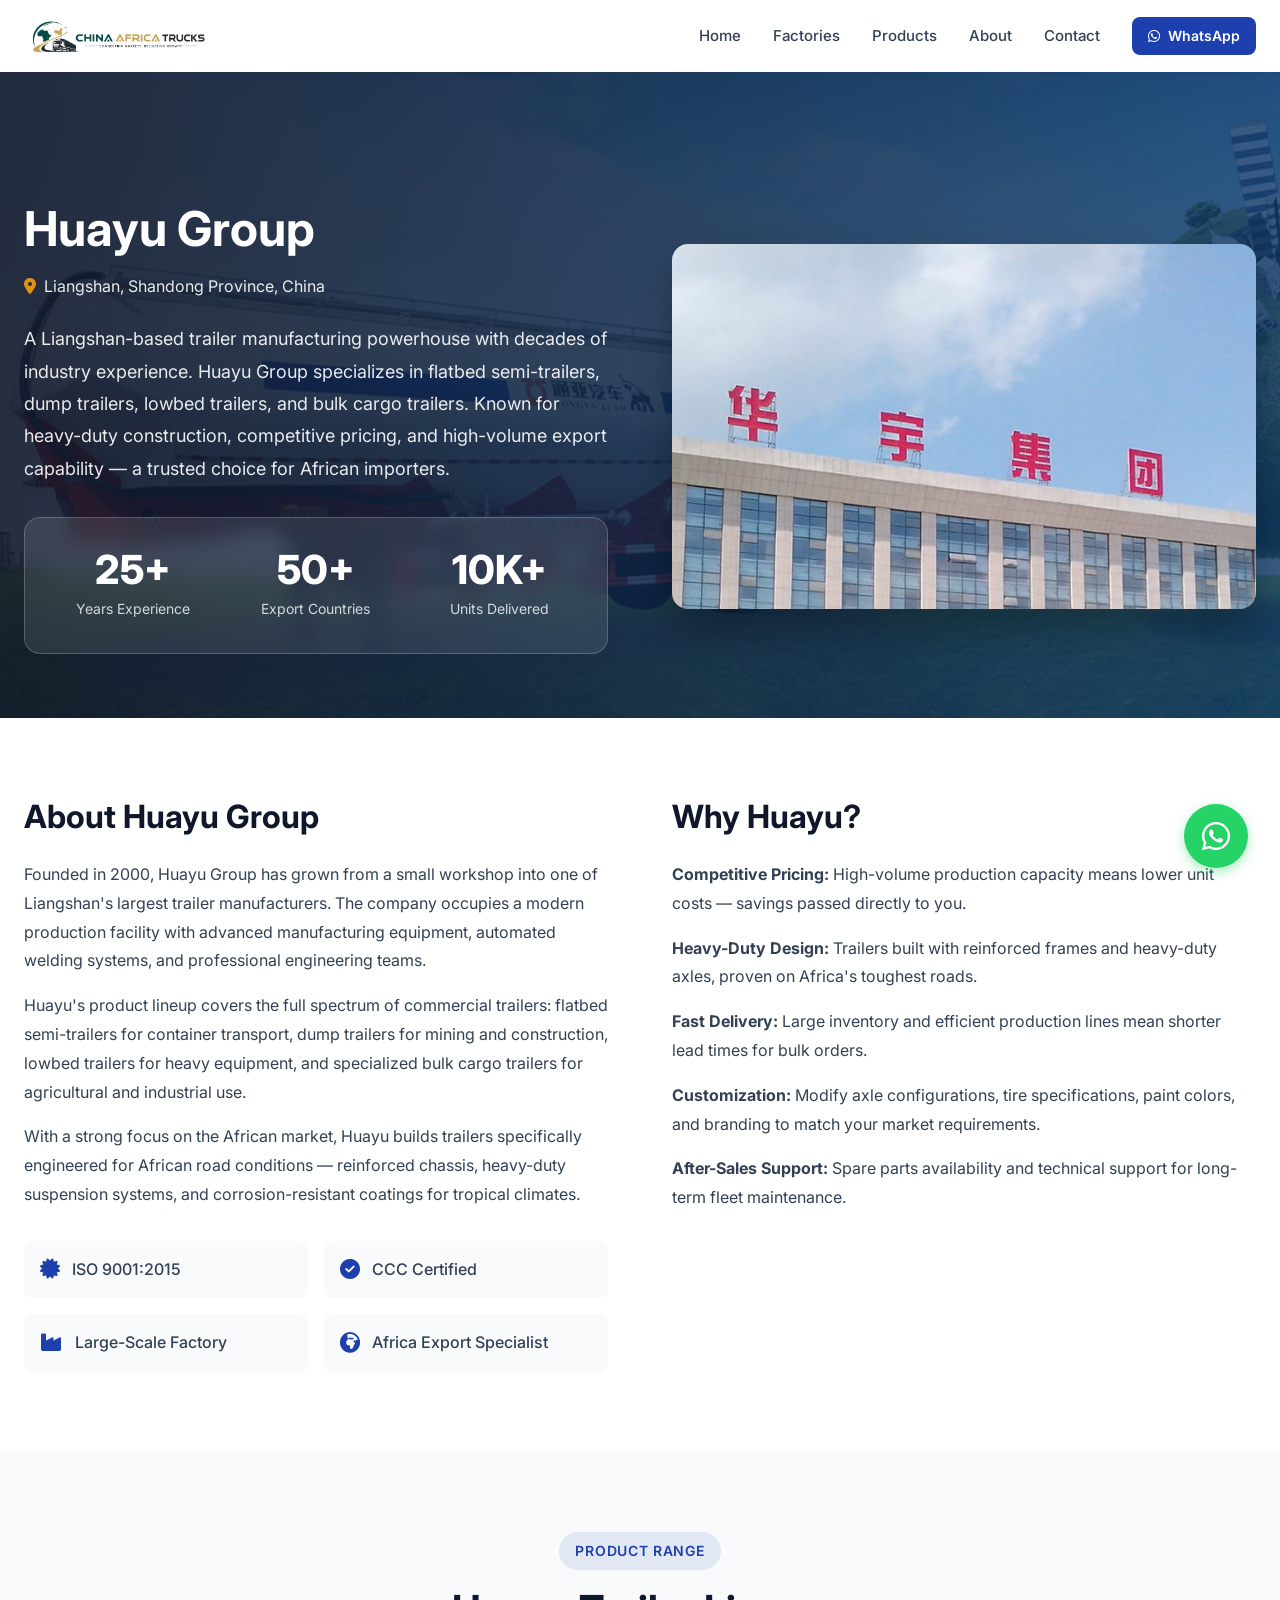
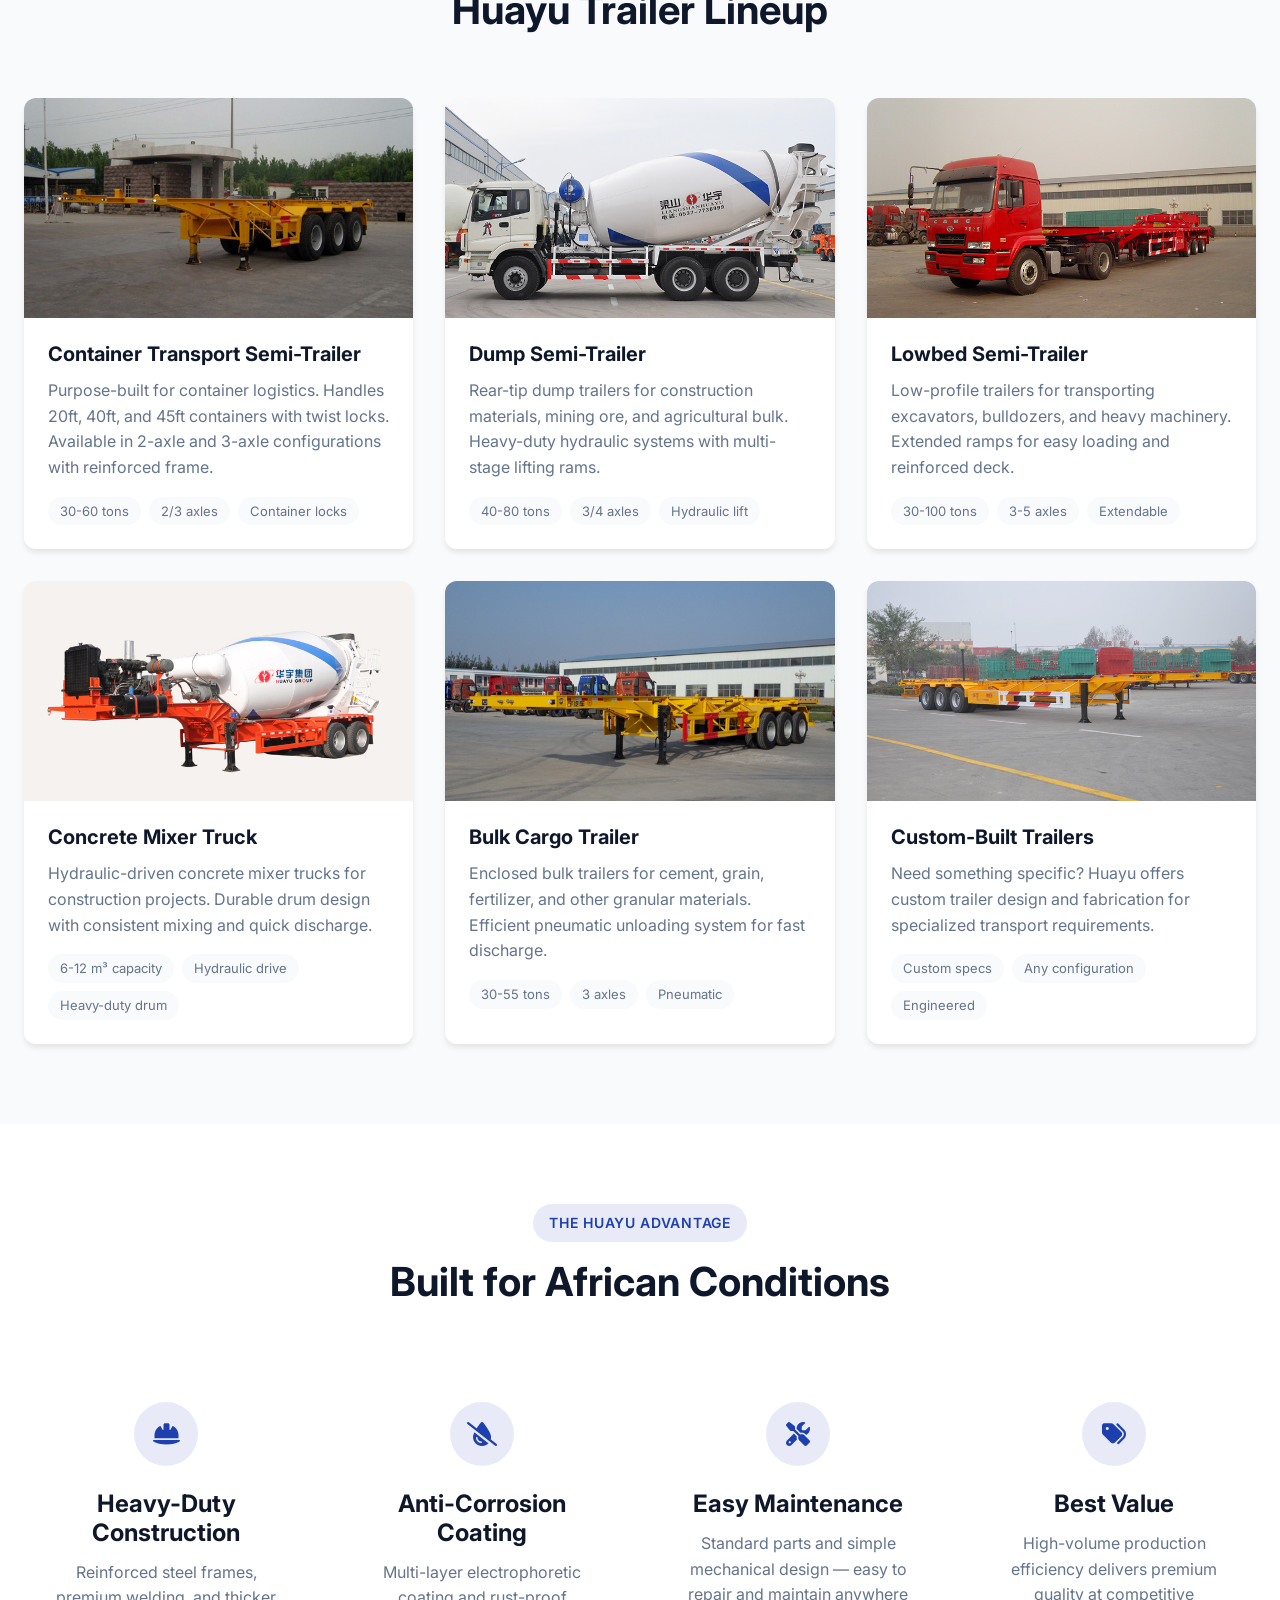
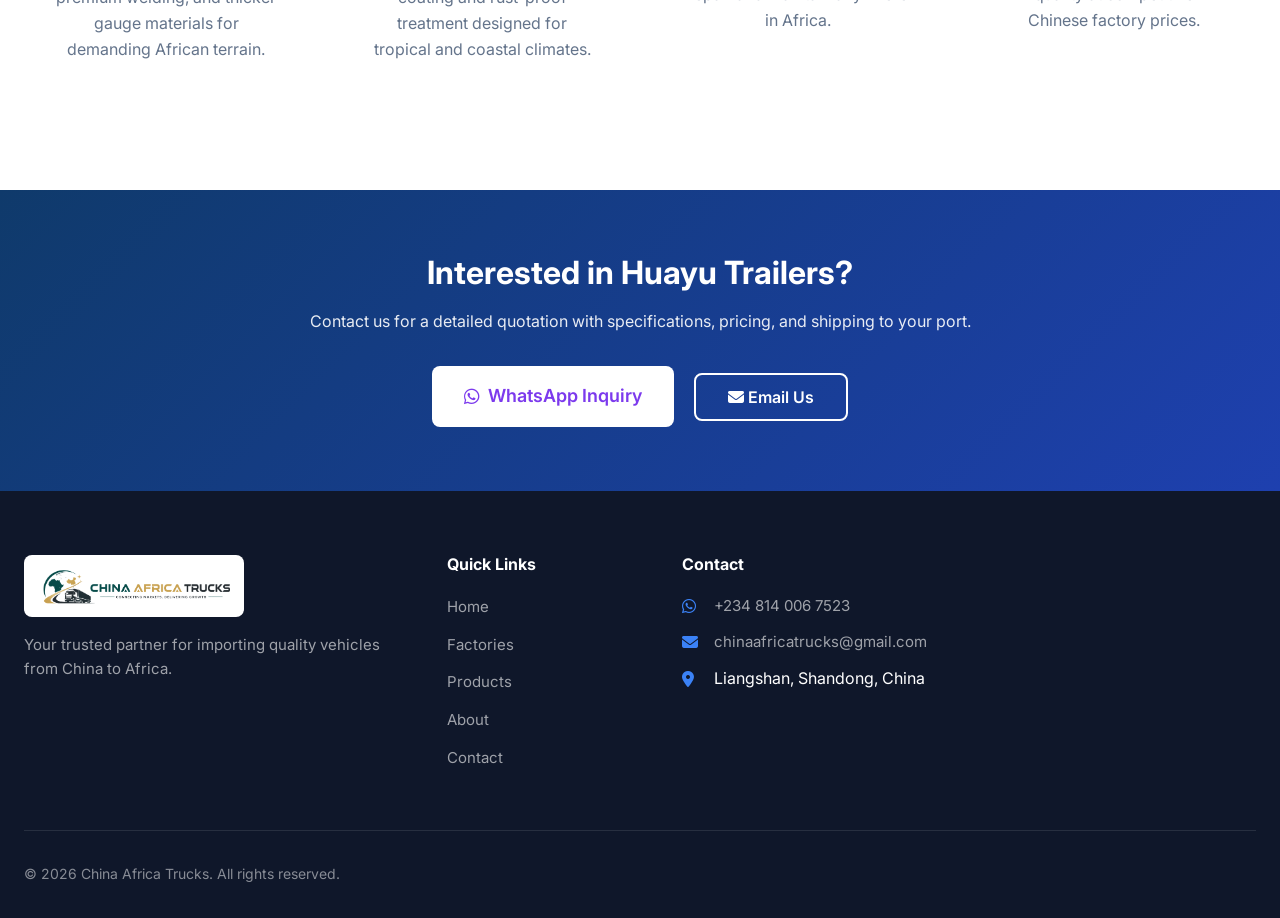
<file: factories/huayu.html>
<!DOCTYPE html>
<html lang="en">
<head>
<!-- Google tag (gtag.js) -->
<script async src="https://www.googletagmanager.com/gtag/js?id=G-PNVCPDTN8Y"></script>
<script>
  window.dataLayer = window.dataLayer || [];
  function gtag(){dataLayer.push(arguments);}
  gtag('js', new Date());
  gtag('config', 'G-PNVCPDTN8Y');
</script>
<meta charset="UTF-8">
<meta name="viewport" content="width=device-width, initial-scale=1.0">
<title>Huayu Group | China Africa Trucks</title>
<meta name="description" content="Huayu Group - Leading manufacturer of flatbed and dump trailers in Liangshan, China. Decades of experience exporting to Africa with competitive pricing.">

<!-- Fonts -->
<link rel="preconnect" href="https://fonts.googleapis.com">
<link rel="preconnect" href="https://fonts.gstatic.com" crossorigin>
<link href="https://fonts.googleapis.com/css2?family=Inter:wght@400;500;600;700;800&display=swap" rel="stylesheet">

<!-- Icons -->
<link rel="stylesheet" href="https://cdnjs.cloudflare.com/ajax/libs/font-awesome/6.4.0/css/all.min.css">

<!-- Styles -->
<link rel="stylesheet" href="../css/style.css">
<link rel="icon" type="image/png" href="../assets/images/site-logo-transparent.png">

<style>
/* Factory Page Specific Styles */
.factory-hero {
background: linear-gradient(135deg, #7c3aed 0%, #5b21b6 100%);
color: white;
padding: 8rem 0 4rem;
margin-top: 72px;
}

.factory-hero-content {
display: grid;
grid-template-columns: 1fr 1fr;
gap: 4rem;
align-items: center;
}

.factory-hero-text h1 {
color: white;
font-size: 3rem;
margin-bottom: 1rem;
}

.factory-hero-text .location {
display: flex;
align-items: center;
gap: 0.5rem;
opacity: 0.9;
margin-bottom: 1.5rem;
}

.factory-hero-text .description {
font-size: 1.125rem;
line-height: 1.8;
opacity: 0.9;
margin-bottom: 2rem;
}

.factory-hero-stats {
display: grid;
grid-template-columns: repeat(3, 1fr);
gap: 2rem;
background: rgba(255,255,255,0.1);
backdrop-filter: blur(10px);
border-radius: 1rem;
padding: 2rem;
border: 1px solid rgba(255,255,255,0.2);
}

.hero-stat {
text-align: center;
}

.hero-stat .number {
font-size: 2.5rem;
font-weight: 800;
display: block;
line-height: 1;
}

.hero-stat .label {
font-size: 0.875rem;
opacity: 0.8;
margin-top: 0.5rem;
display: block;
}

.factory-hero-image img {
border-radius: 1rem;
box-shadow: 0 20px 40px rgba(0,0,0,0.3);
}

/* Overview Section */
.overview {
padding: 5rem 0;
}

.overview-grid {
display: grid;
grid-template-columns: 1fr 1fr;
gap: 4rem;
align-items: start;
}

.overview-text h2 {
font-size: 2rem;
margin-bottom: 1.5rem;
color: var(--text-dark);
}

.overview-text p {
margin-bottom: 1rem;
line-height: 1.8;
color: var(--text-body);
}

.cert-list {
display: grid;
grid-template-columns: repeat(2, 1fr);
gap: 1rem;
margin-top: 2rem;
}

.cert-item {
display: flex;
align-items: center;
gap: 0.75rem;
padding: 1rem;
background: var(--bg-gray);
border-radius: 0.5rem;
font-weight: 500;
}

.cert-item i {
color: var(--primary);
font-size: 1.25rem;
}

/* Products Section */
.products-section {
padding: 5rem 0;
background: var(--bg-gray);
}

.product-grid {
display: grid;
grid-template-columns: repeat(auto-fit, minmax(300px, 1fr));
gap: 2rem;
}

.product-card {
background: white;
border-radius: 1rem;
overflow: hidden;
box-shadow: var(--shadow-md);
transition: transform 0.3s ease, box-shadow 0.3s ease;
}

.product-card:hover {
transform: translateY(-4px);
box-shadow: var(--shadow-xl);
}

.product-image {
height: 220px;
background: linear-gradient(135deg, #7c3aed, #a78bfa);
display: flex;
align-items: center;
justify-content: center;
}

.product-image i {
font-size: 5rem;
color: white;
opacity: 0.8;
}

.product-info {
padding: 1.5rem;
}

.product-info h3 {
font-size: 1.25rem;
margin-bottom: 0.75rem;
color: var(--text-dark);
}

.product-info p {
color: var(--text-light);
line-height: 1.6;
margin-bottom: 1rem;
}

.product-specs {
display: flex;
flex-wrap: wrap;
gap: 0.5rem;
}

.spec-tag {
padding: 0.25rem 0.75rem;
background: var(--bg-gray);
border-radius: 2rem;
font-size: 0.8125rem;
color: var(--text-light);
}

/* Advantages Section */
.advantages {
padding: 5rem 0;
}

.adv-grid {
display: grid;
grid-template-columns: repeat(auto-fit, minmax(250px, 1fr));
gap: 2rem;
}

.adv-card {
text-align: center;
padding: 2rem;
}

.adv-card .adv-icon {
width: 64px;
height: 64px;
background: linear-gradient(135deg, #7c3aed, #5b21b6);
border-radius: 50%;
display: flex;
align-items: center;
justify-content: center;
margin: 0 auto 1.5rem;
color: white;
font-size: 1.5rem;
}

.adv-card h3 {
margin-bottom: 0.75rem;
color: var(--text-dark);
}

.adv-card p {
color: var(--text-light);
line-height: 1.6;
}

/* CTA Section */
.cta-section {
padding: 4rem 0;
background: linear-gradient(135deg, #7c3aed 0%, #5b21b6 100%);
color: white;
text-align: center;
}

.cta-section h2 {
color: white;
font-size: 2rem;
margin-bottom: 1rem;
}

.cta-section p {
opacity: 0.9;
margin-bottom: 2rem;
}

.cta-section .btn {
background: white;
color: #7c3aed;
}

.cta-section .btn:hover {
background: #f5f3ff;
}

.cta-section .btn-outline-white {
border: 2px solid white;
color: white;
padding: 0.75rem 2rem;
border-radius: 0.5rem;
text-decoration: none;
font-weight: 600;
margin-left: 1rem;
transition: all 0.3s;
}

.cta-section .btn-outline-white:hover {
background: white;
color: #7c3aed;
}

@media (max-width: 768px) {
.factory-hero-content {
grid-template-columns: 1fr;
gap: 2rem;
}

.factory-hero-text h1 {
font-size: 2rem;
}

.factory-hero-stats {
grid-template-columns: repeat(3, 1fr);
gap: 1rem;
padding: 1.25rem;
}

.hero-stat .number {
font-size: 1.75rem;
}

.overview-grid {
grid-template-columns: 1fr;
}

.cert-list {
grid-template-columns: 1fr;
}

.cta-section .btn-outline-white {
display: block;
margin: 1rem 0 0;
}
}
</style>
</head>
<body>

<!-- Navigation -->
<nav class="navbar" id="navbar">
<div class="container">
<div class="nav-wrapper">
<a href="../" class="logo">
<img class="logo-image" src="../assets/images/site-logo-wide-transparent.png" alt="China Africa Trucks">
</a>
<div class="nav-menu" id="navMenu">
<ul class="nav-links">
<li><a href="../#home">Home</a></li>
<li><a href="../#factories">Factories</a></li>
<li><a href="../#products">Products</a></li>
<li><a href="../#about">About</a></li>
<li><a href="../#contact">Contact</a></li>
</ul>
<div class="nav-actions">
<a href="https://wa.me/2348140067523" class="btn btn-primary btn-sm" target="_blank">
<i class="fab fa-whatsapp"></i> WhatsApp
</a>
</div>
</div>
<button class="mobile-toggle" id="mobileToggle" aria-label="Toggle Menu">
<span></span><span></span><span></span>
</button>
</div>
</div>
</nav>

<!-- Hero -->
<section class="factory-hero">
<div class="container">
<div class="factory-hero-content">
<div class="factory-hero-text">
<h1>Huayu Group</h1>
<div class="location">
<i class="fas fa-map-marker-alt"></i>
<span>Liangshan, Shandong Province, China</span>
</div>
<p class="description">
A Liangshan-based trailer manufacturing powerhouse with decades of industry experience. Huayu Group specializes in flatbed semi-trailers, dump trailers, lowbed trailers, and bulk cargo trailers. Known for heavy-duty construction, competitive pricing, and high-volume export capability — a trusted choice for African importers.
</p>
<div class="factory-hero-stats">
<div class="hero-stat">
<span class="number">25+</span>
<span class="label">Years Experience</span>
</div>
<div class="hero-stat">
<span class="number">50+</span>
<span class="label">Export Countries</span>
</div>
<div class="hero-stat">
<span class="number">10K+</span>
<span class="label">Units Delivered</span>
</div>
</div>
</div>
<div class="factory-hero-image">
<img src="../assets/images/huayu/huayu-factory-hero.jpg" alt="Huayu Group headquarters and factory" style="width:100%;height:auto" loading="lazy">
</div>
</div>
</div>
</section>

<!-- Overview -->
<section class="overview">
<div class="container">
<div class="overview-grid">
<div class="overview-text">
<h2>About Huayu Group</h2>
<p>Founded in 2000, Huayu Group has grown from a small workshop into one of Liangshan's largest trailer manufacturers. The company occupies a modern production facility with advanced manufacturing equipment, automated welding systems, and professional engineering teams.</p>
<p>Huayu's product lineup covers the full spectrum of commercial trailers: flatbed semi-trailers for container transport, dump trailers for mining and construction, lowbed trailers for heavy equipment, and specialized bulk cargo trailers for agricultural and industrial use.</p>
<p>With a strong focus on the African market, Huayu builds trailers specifically engineered for African road conditions — reinforced chassis, heavy-duty suspension systems, and corrosion-resistant coatings for tropical climates.</p>
<div class="cert-list">
<div class="cert-item">
<i class="fas fa-certificate"></i>
<span>ISO 9001:2015</span>
</div>
<div class="cert-item">
<i class="fas fa-check-circle"></i>
<span>CCC Certified</span>
</div>
<div class="cert-item">
<i class="fas fa-industry"></i>
<span>Large-Scale Factory</span>
</div>
<div class="cert-item">
<i class="fas fa-globe-africa"></i>
<span>Africa Export Specialist</span>
</div>
</div>
</div>
<div class="overview-text">
<h2>Why Huayu?</h2>
<p><strong>Competitive Pricing:</strong> High-volume production capacity means lower unit costs — savings passed directly to you.</p>
<p><strong>Heavy-Duty Design:</strong> Trailers built with reinforced frames and heavy-duty axles, proven on Africa's toughest roads.</p>
<p><strong>Fast Delivery:</strong> Large inventory and efficient production lines mean shorter lead times for bulk orders.</p>
<p><strong>Customization:</strong> Modify axle configurations, tire specifications, paint colors, and branding to match your market requirements.</p>
<p><strong>After-Sales Support:</strong> Spare parts availability and technical support for long-term fleet maintenance.</p>
</div>
</div>
</div>
</section>

<!-- Products -->
<section class="products-section">
<div class="container">
<div class="section-header">
<span class="section-tag">Product Range</span>
<h2 class="section-title">Huayu Trailer Lineup</h2>
</div>
<div class="product-grid">

<div class="product-card">
<div class="product-image" style="background: none; padding: 0;"><img src="../assets/images/huayu/huayu-container-1.jpg" alt="Container Transport Semi-Trailer" style="width:100%;height:100%;object-fit:cover" loading="lazy" onerror="this.style.display='none';this.parentElement.style.background='linear-gradient(135deg, #7c3aed, #a78bfa)';this.parentElement.innerHTML='<i class=\'fas fa-truck-flatbed\' style=\'font-size:5rem;color:white;opacity:0.8\'></i>'"></div>
<div class="product-info">
<h3>Container Transport Semi-Trailer</h3>
<p>Purpose-built for container logistics. Handles 20ft, 40ft, and 45ft containers with twist locks. Available in 2-axle and 3-axle configurations with reinforced frame.</p>
<div class="product-specs">
<span class="spec-tag">30-60 tons</span>
<span class="spec-tag">2/3 axles</span>
<span class="spec-tag">Container locks</span>
</div>
</div>
</div>

<div class="product-card">
<div class="product-image" style="background: none; padding: 0;"><img src="../assets/images/huayu/huayu-dump-1.jpg" alt="Dump Semi-Trailer" style="width:100%;height:100%;object-fit:cover" loading="lazy" onerror="this.style.display='none';this.parentElement.style.background='linear-gradient(135deg, #7c3aed, #a78bfa)';this.parentElement.innerHTML='<i class=\\'fas fa-dumpster\\' style=\\'font-size:5rem;color:white;opacity:0.8\\'></i>'"></div>
<div class="product-info">
<h3>Dump Semi-Trailer</h3>
<p>Rear-tip dump trailers for construction materials, mining ore, and agricultural bulk. Heavy-duty hydraulic systems with multi-stage lifting rams.</p>
<div class="product-specs">
<span class="spec-tag">40-80 tons</span>
<span class="spec-tag">3/4 axles</span>
<span class="spec-tag">Hydraulic lift</span>
</div>
</div>
</div>

<div class="product-card">
<div class="product-image" style="background: none; padding: 0;"><img src="../assets/images/huayu/huayu-lowbed-1.jpg" alt="Lowbed Semi-Trailer" style="width:100%;height:100%;object-fit:cover" loading="lazy" onerror="this.style.display='none';this.parentElement.style.background='linear-gradient(135deg, #7c3aed, #a78bfa)';this.parentElement.innerHTML='<i class=\\'fas fa-truck-moving\\' style=\\'font-size:5rem;color:white;opacity:0.8\\'></i>'"></div>
<div class="product-info">
<h3>Lowbed Semi-Trailer</h3>
<p>Low-profile trailers for transporting excavators, bulldozers, and heavy machinery. Extended ramps for easy loading and reinforced deck.</p>
<div class="product-specs">
<span class="spec-tag">30-100 tons</span>
<span class="spec-tag">3-5 axles</span>
<span class="spec-tag">Extendable</span>
</div>
</div>
</div>

<div class="product-card">
<div class="product-image" style="background: none; padding: 0;"><img src="../assets/images/huayu/huayu-tanker-1.jpg" alt="Concrete Mixer Truck" style="width:100%;height:100%;object-fit:cover" loading="lazy" onerror="this.style.display='none';this.parentElement.style.background='linear-gradient(135deg, #7c3aed, #a78bfa)';this.parentElement.innerHTML='<i class=\\'fas fa-trailer\\' style=\\'font-size:5rem;color:white;opacity:0.8\\'></i>'"></div>
<div class="product-info">
<h3>Concrete Mixer Truck</h3>
<p>Hydraulic-driven concrete mixer trucks for construction projects. Durable drum design with consistent mixing and quick discharge.</p>
<div class="product-specs">
<span class="spec-tag">6-12 m³ capacity</span>
<span class="spec-tag">Hydraulic drive</span>
<span class="spec-tag">Heavy-duty drum</span>
</div>
</div>
</div>

<div class="product-card">
<div class="product-image" style="background: none; padding: 0;"><img src="../assets/images/huayu/huayu-bulk-1.jpg" alt="Bulk Cargo Trailer" style="width:100%;height:100%;object-fit:cover" loading="lazy" onerror="this.style.display='none';this.parentElement.style.background='linear-gradient(135deg, #7c3aed, #a78bfa)';this.parentElement.innerHTML='<i class=\\'fas fa-truck-loading\\' style=\\'font-size:5rem;color:white;opacity:0.8\\'></i>'"></div>
<div class="product-info">
<h3>Bulk Cargo Trailer</h3>
<p>Enclosed bulk trailers for cement, grain, fertilizer, and other granular materials. Efficient pneumatic unloading system for fast discharge.</p>
<div class="product-specs">
<span class="spec-tag">30-55 tons</span>
<span class="spec-tag">3 axles</span>
<span class="spec-tag">Pneumatic</span>
</div>
</div>
</div>

<div class="product-card">
<div class="product-image" style="background: none; padding: 0;"><img src="../assets/images/huayu/huayu-product-1.jpg" alt="Custom-Built Trailers" style="width:100%;height:100%;object-fit:cover" loading="lazy" onerror="this.style.display='none';this.parentElement.style.background='linear-gradient(135deg, #7c3aed, #a78bfa)';this.parentElement.innerHTML='<i class=\\'fas fa-cogs\\' style=\\'font-size:5rem;color:white;opacity:0.8\\'></i>'"></div>
<div class="product-info">
<h3>Custom-Built Trailers</h3>
<p>Need something specific? Huayu offers custom trailer design and fabrication for specialized transport requirements.</p>
<div class="product-specs">
<span class="spec-tag">Custom specs</span>
<span class="spec-tag">Any configuration</span>
<span class="spec-tag">Engineered</span>
</div>
</div>
</div>

</div>
</div>
</section>

<!-- Advantages -->
<section class="advantages">
<div class="container">
<div class="section-header">
<span class="section-tag">The Huayu Advantage</span>
<h2 class="section-title">Built for African Conditions</h2>
</div>
<div class="adv-grid">
<div class="adv-card">
<div class="adv-icon"><i class="fas fa-hard-hat"></i></div>
<h3>Heavy-Duty Construction</h3>
<p>Reinforced steel frames, premium welding, and thicker gauge materials for demanding African terrain.</p>
</div>
<div class="adv-card">
<div class="adv-icon"><i class="fas fa-tint-slash"></i></div>
<h3>Anti-Corrosion Coating</h3>
<p>Multi-layer electrophoretic coating and rust-proof treatment designed for tropical and coastal climates.</p>
</div>
<div class="adv-card">
<div class="adv-icon"><i class="fas fa-tools"></i></div>
<h3>Easy Maintenance</h3>
<p>Standard parts and simple mechanical design — easy to repair and maintain anywhere in Africa.</p>
</div>
<div class="adv-card">
<div class="adv-icon"><i class="fas fa-tags"></i></div>
<h3>Best Value</h3>
<p>High-volume production efficiency delivers premium quality at competitive Chinese factory prices.</p>
</div>
</div>
</div>
</section>

<!-- CTA -->
<section class="cta-section">
<div class="container">
<h2>Interested in Huayu Trailers?</h2>
<p>Contact us for a detailed quotation with specifications, pricing, and shipping to your port.</p>
<a href="https://wa.me/2348140067523" class="btn btn-primary btn-lg" target="_blank">
<i class="fab fa-whatsapp"></i> WhatsApp Inquiry
</a>
<a href="../#contact" class="btn-outline-white">
<i class="fas fa-envelope"></i> Email Us
</a>
</div>
</section>

<!-- Footer -->
<footer class="footer">
<div class="container">
<div class="footer-grid">
<div class="footer-brand">
<a href="../" class="logo">
<img class="logo-image" src="../assets/images/site-logo-wide-transparent.png" alt="China Africa Trucks">
</a>
<p class="footer-tagline">Your trusted partner for importing quality vehicles from China to Africa.</p>
</div>
<div class="footer-links">
<h4>Quick Links</h4>
<ul>
<li><a href="../#home">Home</a></li>
<li><a href="../#factories">Factories</a></li>
<li><a href="../#products">Products</a></li>
<li><a href="../#about">About</a></li>
<li><a href="../#contact">Contact</a></li>
</ul>
</div>
<div class="footer-contact">
<h4>Contact</h4>
<ul>
<li><i class="fab fa-whatsapp"></i> <a href="https://wa.me/2348140067523">+234 814 006 7523</a></li>
<li><i class="fas fa-envelope"></i> <a href="mailto:chinaafricatrucks@gmail.com">chinaafricatrucks@gmail.com</a></li>
<li><i class="fas fa-map-marker-alt"></i> <span>Liangshan, Shandong, China</span></li>
</ul>
</div>
</div>
<div class="footer-bottom">
<p>© 2026 China Africa Trucks. All rights reserved.</p>
</div>
</div>
</footer>

<a href="https://wa.me/2348140067523" class="whatsapp-float" target="_blank" aria-label="Chat on WhatsApp">
<i class="fab fa-whatsapp"></i>
<span class="whatsapp-tooltip">Chat with us</span>
</a>

<script src="../js/main.js"></script>
</body>
</html>
</file>
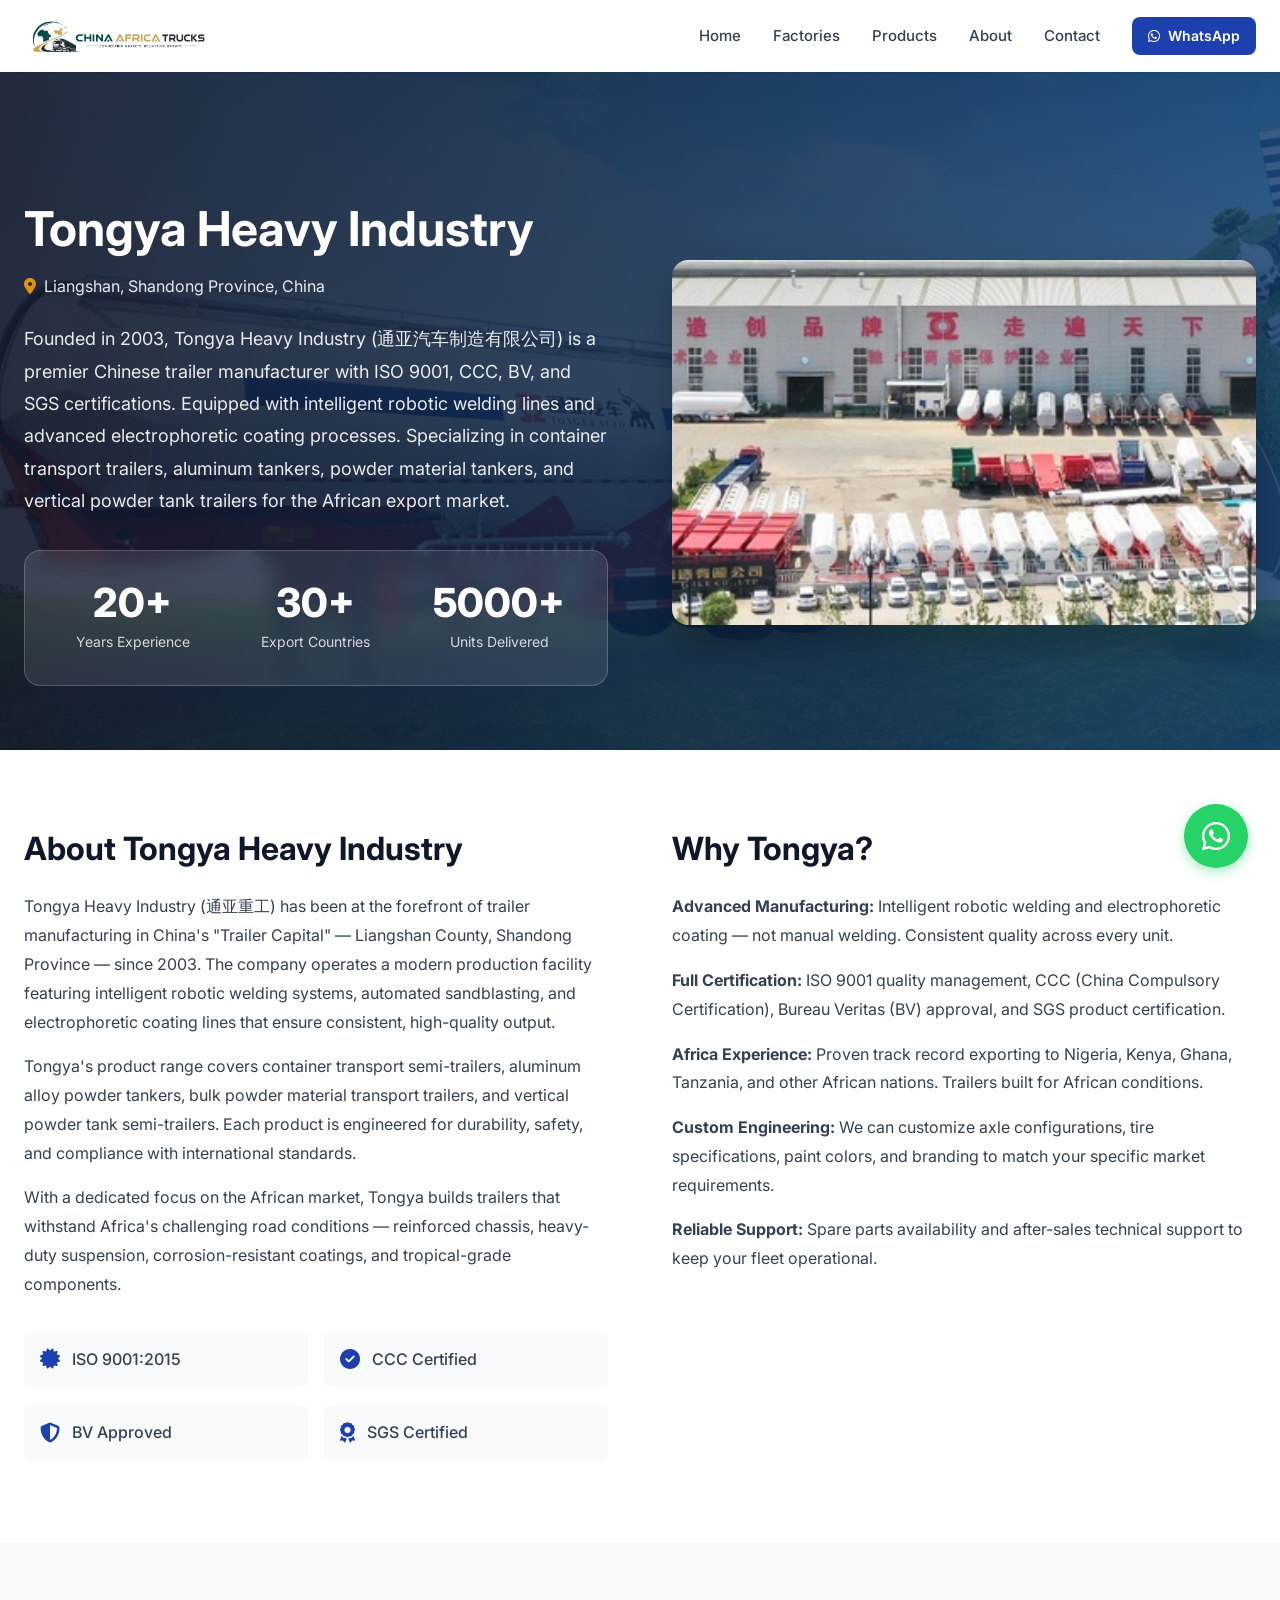
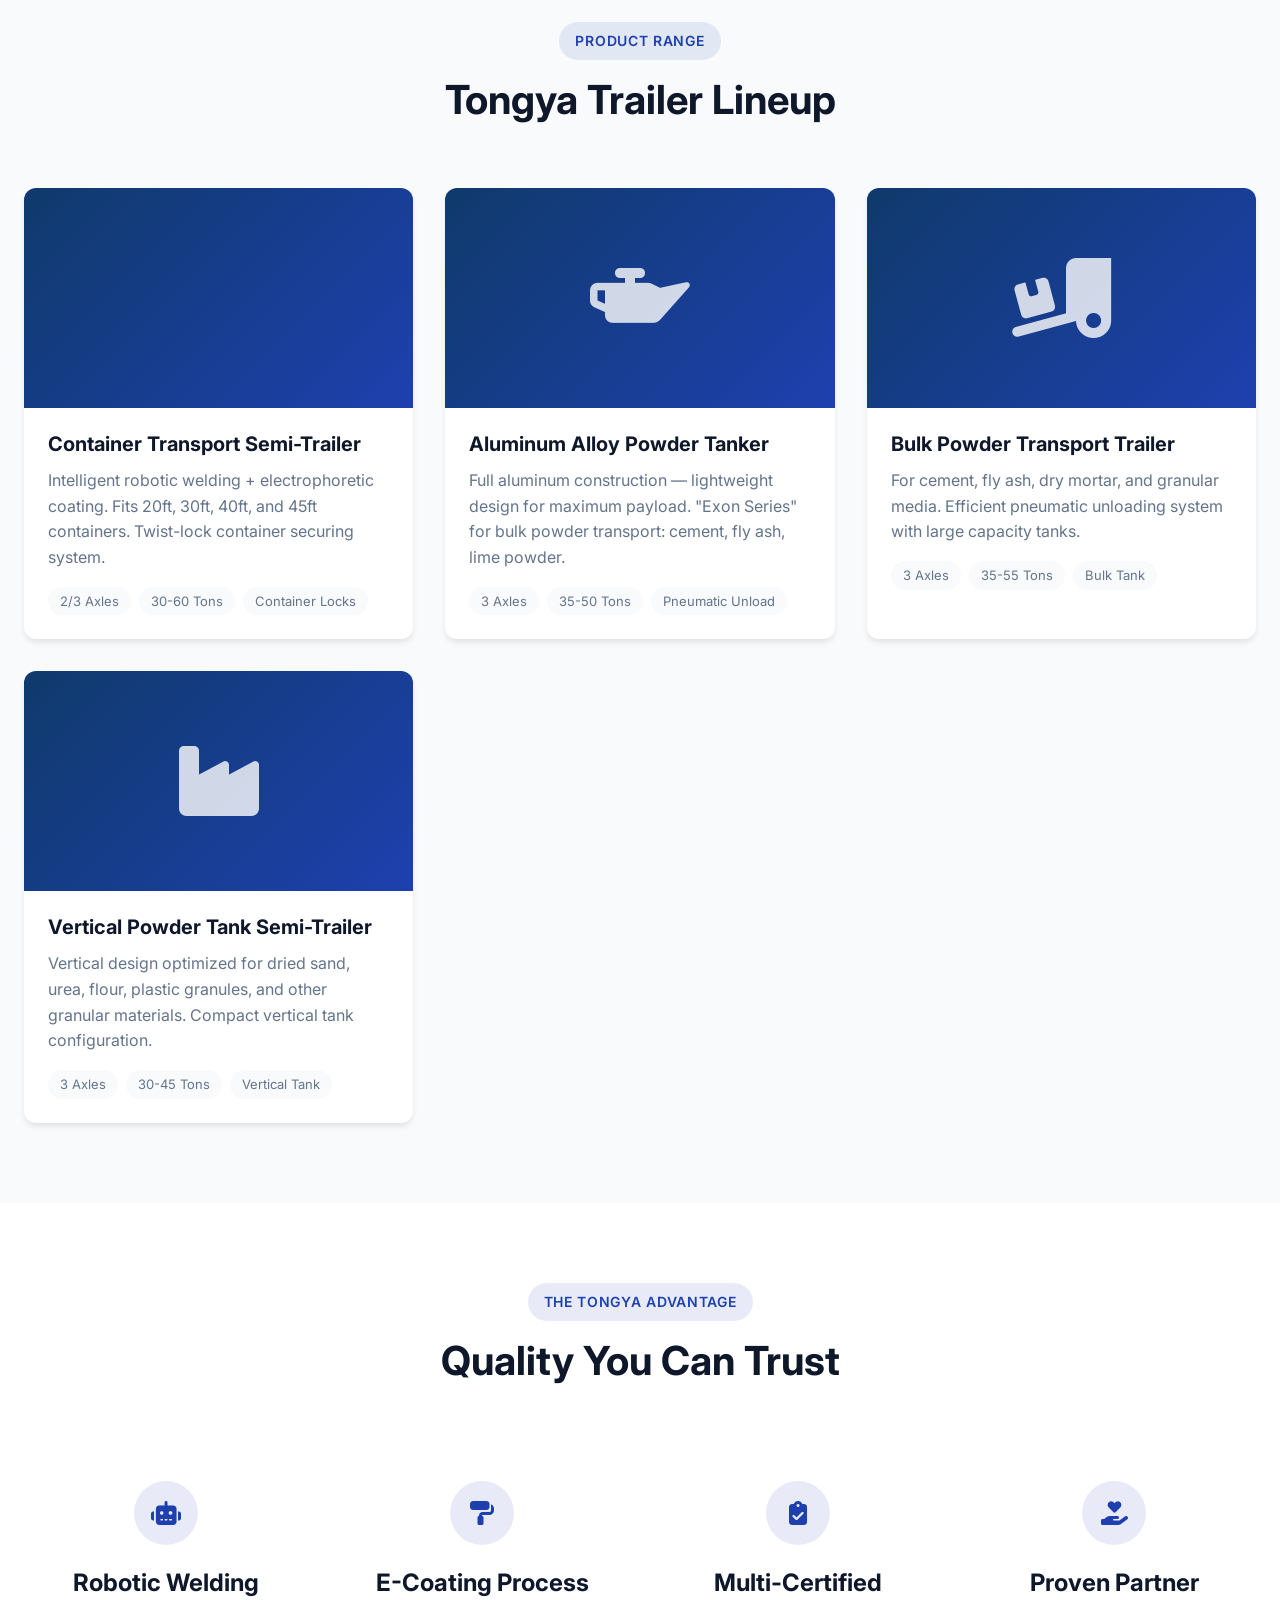
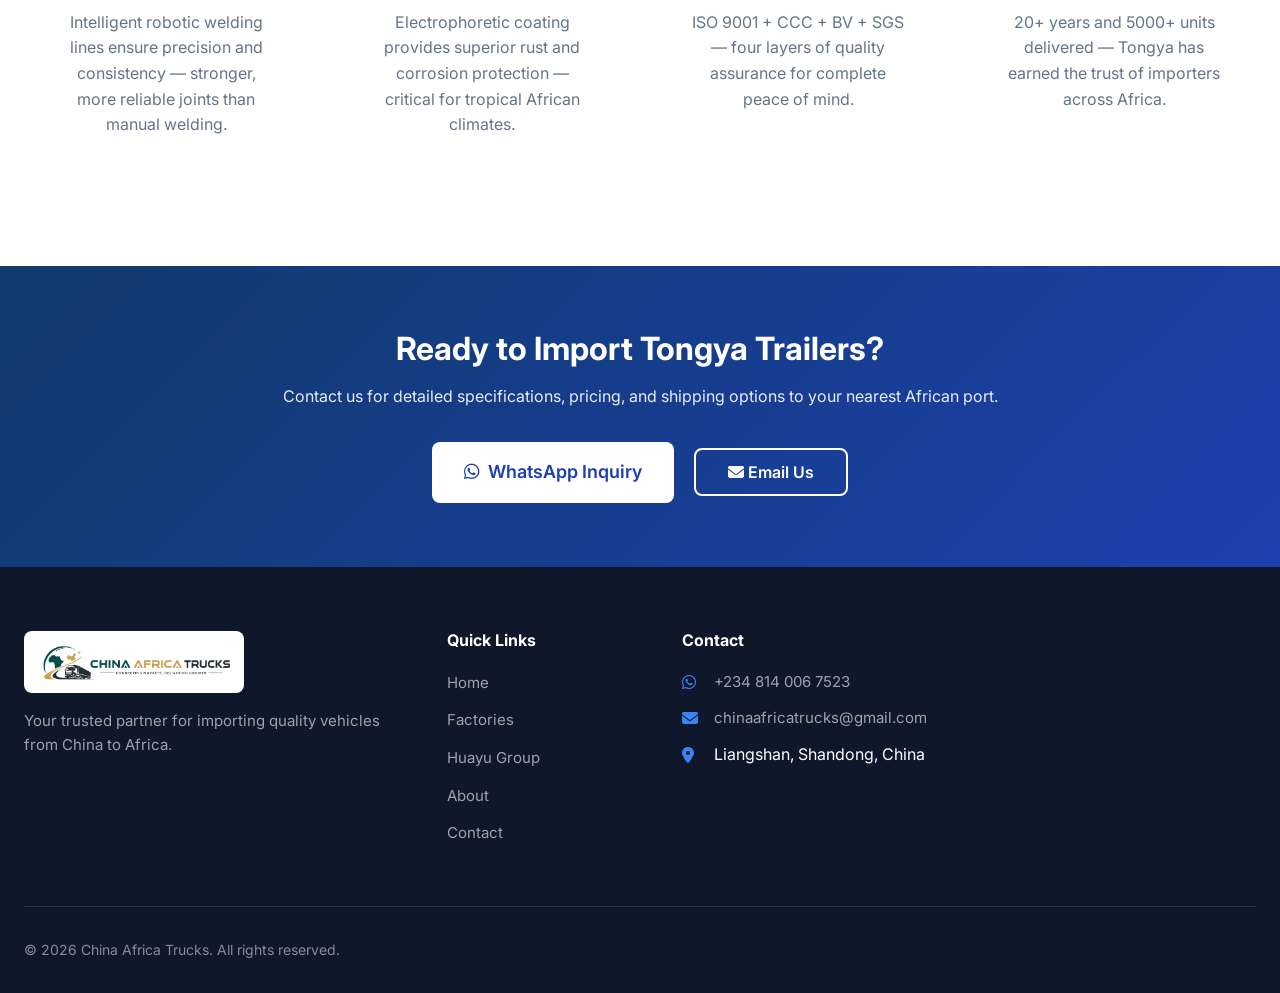
<file: factories/tongya.html>
<!DOCTYPE html>
<html lang="en">
<head>
<!-- Google tag (gtag.js) -->
<script async src="https://www.googletagmanager.com/gtag/js?id=G-PNVCPDTN8Y"></script>
<script>
  window.dataLayer = window.dataLayer || [];
  function gtag(){dataLayer.push(arguments);}
  gtag('js', new Date());
  gtag('config', 'G-PNVCPDTN8Y');
</script>
<meta charset="UTF-8">
<meta name="viewport" content="width=device-width, initial-scale=1.0">
<title>Tongya Heavy Industry | China Africa Trucks</title>
<meta name="description" content="Tongya Heavy Industry - Leading manufacturer of container trailers and tankers in Liangshan, China. 20+ years of experience with ISO 9001, CCC, BV, and SGS certifications.">

<link rel="preconnect" href="https://fonts.googleapis.com">
<link rel="preconnect" href="https://fonts.gstatic.com" crossorigin>
<link href="https://fonts.googleapis.com/css2?family=Inter:wght@400;500;600;700;800&display=swap" rel="stylesheet">
<link rel="stylesheet" href="https://cdnjs.cloudflare.com/ajax/libs/font-awesome/6.4.0/css/all.min.css">
<link rel="stylesheet" href="../css/style.css">
<link rel="icon" type="image/png" href="../assets/images/site-logo-transparent.png">

<style>
.factory-hero {
background: linear-gradient(135deg, #1e3a8a 0%, #1e40af 100%);
color: white;
padding: 8rem 0 4rem;
margin-top: 72px;
}
.factory-hero-content {
display: grid;
grid-template-columns: 1fr 1fr;
gap: 4rem;
align-items: center;
}
.factory-hero-text h1 {
color: white;
font-size: 3rem;
margin-bottom: 1rem;
}
.factory-hero-text .location {
display: flex;
align-items: center;
gap: 0.5rem;
opacity: 0.9;
margin-bottom: 1.5rem;
}
.factory-hero-text .description {
font-size: 1.125rem;
line-height: 1.8;
opacity: 0.9;
margin-bottom: 2rem;
}
.factory-hero-stats {
display: grid;
grid-template-columns: repeat(3, 1fr);
gap: 2rem;
background: rgba(255,255,255,0.1);
backdrop-filter: blur(10px);
border-radius: 1rem;
padding: 2rem;
border: 1px solid rgba(255,255,255,0.2);
}
.hero-stat {
text-align: center;
}
.hero-stat .number {
font-size: 2.5rem;
font-weight: 800;
display: block;
line-height: 1;
}
.hero-stat .label {
font-size: 0.875rem;
opacity: 0.8;
margin-top: 0.5rem;
display: block;
}
.factory-hero-image img {
border-radius: 1rem;
box-shadow: 0 20px 40px rgba(0,0,0,0.3);
}

.overview { padding: 5rem 0; }
.overview-grid {
display: grid;
grid-template-columns: 1fr 1fr;
gap: 4rem;
align-items: start;
}
.overview-text h2 {
font-size: 2rem;
margin-bottom: 1.5rem;
color: var(--text-dark);
}
.overview-text p {
margin-bottom: 1rem;
line-height: 1.8;
color: var(--text-body);
}
.cert-list {
display: grid;
grid-template-columns: repeat(2, 1fr);
gap: 1rem;
margin-top: 2rem;
}
.cert-item {
display: flex;
align-items: center;
gap: 0.75rem;
padding: 1rem;
background: var(--bg-gray);
border-radius: 0.5rem;
font-weight: 500;
}
.cert-item i { color: var(--primary); font-size: 1.25rem; }

.products-section { padding: 5rem 0; background: var(--bg-gray); }
.product-grid {
display: grid;
grid-template-columns: repeat(auto-fit, minmax(300px, 1fr));
gap: 2rem;
}
.product-card {
background: white;
border-radius: 1rem;
overflow: hidden;
box-shadow: var(--shadow-md);
transition: transform 0.3s ease, box-shadow 0.3s ease;
}
.product-card:hover {
transform: translateY(-4px);
box-shadow: var(--shadow-xl);
}
.product-image {
height: 220px;
background: linear-gradient(135deg, #1e40af, #3b82f6);
display: flex;
align-items: center;
justify-content: center;
}
.product-image i {
font-size: 5rem;
color: white;
opacity: 0.8;
}
.product-info { padding: 1.5rem; }
.product-info h3 { font-size: 1.25rem; margin-bottom: 0.75rem; color: var(--text-dark); }
.product-info p { color: var(--text-light); line-height: 1.6; margin-bottom: 1rem; }
.product-specs { display: flex; flex-wrap: wrap; gap: 0.5rem; }
.spec-tag {
padding: 0.25rem 0.75rem;
background: var(--bg-gray);
border-radius: 2rem;
font-size: 0.8125rem;
color: var(--text-light);
}

.advantages { padding: 5rem 0; }
.adv-grid {
display: grid;
grid-template-columns: repeat(auto-fit, minmax(250px, 1fr));
gap: 2rem;
}
.adv-card { text-align: center; padding: 2rem; }
.adv-card .adv-icon {
width: 64px;
height: 64px;
background: linear-gradient(135deg, #1e40af, #3b82f6);
border-radius: 50%;
display: flex;
align-items: center;
justify-content: center;
margin: 0 auto 1.5rem;
color: white;
font-size: 1.5rem;
}
.adv-card h3 { margin-bottom: 0.75rem; color: var(--text-dark); }
.adv-card p { color: var(--text-light); line-height: 1.6; }

.cta-section {
padding: 4rem 0;
background: linear-gradient(135deg, #1e3a8a 0%, #1e40af 100%);
color: white;
text-align: center;
}
.cta-section h2 { color: white; font-size: 2rem; margin-bottom: 1rem; }
.cta-section p { opacity: 0.9; margin-bottom: 2rem; }
.cta-section .btn { background: white; color: #1e40af; }
.cta-section .btn:hover { background: #f0f4ff; }
.cta-section .btn-outline-white {
border: 2px solid white;
color: white;
padding: 0.75rem 2rem;
border-radius: 0.5rem;
text-decoration: none;
font-weight: 600;
margin-left: 1rem;
transition: all 0.3s;
}
.cta-section .btn-outline-white:hover { background: white; color: #1e40af; }

@media (max-width: 768px) {
.factory-hero-content { grid-template-columns: 1fr; gap: 2rem; }
.factory-hero-text h1 { font-size: 2rem; }
.factory-hero-stats { grid-template-columns: repeat(3, 1fr); gap: 1rem; padding: 1.25rem; }
.hero-stat .number { font-size: 1.75rem; }
.overview-grid { grid-template-columns: 1fr; }
.cert-list { grid-template-columns: 1fr; }
.cta-section .btn-outline-white { display: block; margin: 1rem 0 0; }
}
</style>
</head>
<body>

<!-- Navigation -->
<nav class="navbar" id="navbar">
<div class="container">
<div class="nav-wrapper">
<a href="../" class="logo">
<img class="logo-image" src="../assets/images/site-logo-wide-transparent.png" alt="China Africa Trucks">
</a>
<div class="nav-menu" id="navMenu">
<ul class="nav-links">
<li><a href="../#home">Home</a></li>
<li><a href="../#factories">Factories</a></li>
<li><a href="../#products">Products</a></li>
<li><a href="../#about">About</a></li>
<li><a href="../#contact">Contact</a></li>
</ul>
<div class="nav-actions">
<a href="https://wa.me/2348140067523" class="btn btn-primary btn-sm" target="_blank">
<i class="fab fa-whatsapp"></i> WhatsApp
</a>
</div>
</div>
<button class="mobile-toggle" id="mobileToggle" aria-label="Toggle Menu">
<span></span><span></span><span></span>
</button>
</div>
</div>
</nav>

<!-- Hero -->
<section class="factory-hero">
<div class="container">
<div class="factory-hero-content">
<div class="factory-hero-text">
<h1>Tongya Heavy Industry</h1>
<div class="location">
<i class="fas fa-map-marker-alt"></i>
<span>Liangshan, Shandong Province, China</span>
</div>
<p class="description">
Founded in 2003, Tongya Heavy Industry (通亚汽车制造有限公司) is a premier Chinese trailer manufacturer with ISO 9001, CCC, BV, and SGS certifications. Equipped with intelligent robotic welding lines and advanced electrophoretic coating processes. Specializing in container transport trailers, aluminum tankers, powder material tankers, and vertical powder tank trailers for the African export market.
</p>
<div class="factory-hero-stats">
<div class="hero-stat">
<span class="number">20+</span>
<span class="label">Years Experience</span>
</div>
<div class="hero-stat">
<span class="number">30+</span>
<span class="label">Export Countries</span>
</div>
<div class="hero-stat">
<span class="number">5000+</span>
<span class="label">Units Delivered</span>
</div>
</div>
</div>
<div class="factory-hero-image">
<img src="../assets/images/tongya-factory.jpg" alt="Tongya Heavy Industry Factory" style="width:100%;height:auto" loading="lazy">
</div>
</div>
</div>
</section>

<!-- Overview -->
<section class="overview">
<div class="container">
<div class="overview-grid">
<div class="overview-text">
<h2>About Tongya Heavy Industry</h2>
<p>Tongya Heavy Industry (通亚重工) has been at the forefront of trailer manufacturing in China's "Trailer Capital" — Liangshan County, Shandong Province — since 2003. The company operates a modern production facility featuring intelligent robotic welding systems, automated sandblasting, and electrophoretic coating lines that ensure consistent, high-quality output.</p>
<p>Tongya's product range covers container transport semi-trailers, aluminum alloy powder tankers, bulk powder material transport trailers, and vertical powder tank semi-trailers. Each product is engineered for durability, safety, and compliance with international standards.</p>
<p>With a dedicated focus on the African market, Tongya builds trailers that withstand Africa's challenging road conditions — reinforced chassis, heavy-duty suspension, corrosion-resistant coatings, and tropical-grade components.</p>
<div class="cert-list">
<div class="cert-item"><i class="fas fa-certificate"></i><span>ISO 9001:2015</span></div>
<div class="cert-item"><i class="fas fa-check-circle"></i><span>CCC Certified</span></div>
<div class="cert-item"><i class="fas fa-shield-alt"></i><span>BV Approved</span></div>
<div class="cert-item"><i class="fas fa-award"></i><span>SGS Certified</span></div>
</div>
</div>
<div class="overview-text">
<h2>Why Tongya?</h2>
<p><strong>Advanced Manufacturing:</strong> Intelligent robotic welding and electrophoretic coating — not manual welding. Consistent quality across every unit.</p>
<p><strong>Full Certification:</strong> ISO 9001 quality management, CCC (China Compulsory Certification), Bureau Veritas (BV) approval, and SGS product certification.</p>
<p><strong>Africa Experience:</strong> Proven track record exporting to Nigeria, Kenya, Ghana, Tanzania, and other African nations. Trailers built for African conditions.</p>
<p><strong>Custom Engineering:</strong> We can customize axle configurations, tire specifications, paint colors, and branding to match your specific market requirements.</p>
<p><strong>Reliable Support:</strong> Spare parts availability and after-sales technical support to keep your fleet operational.</p>
</div>
</div>
</div>
</section>

<!-- Products -->
<section class="products-section">
<div class="container">
<div class="section-header">
<span class="section-tag">Product Range</span>
<h2 class="section-title">Tongya Trailer Lineup</h2>
</div>
<div class="product-grid">

<div class="product-card">
<div class="product-image"><i class="fas fa-truck-flatbed"></i></div>
<div class="product-info">
<h3>Container Transport Semi-Trailer</h3>
<p>Intelligent robotic welding + electrophoretic coating. Fits 20ft, 30ft, 40ft, and 45ft containers. Twist-lock container securing system.</p>
<div class="product-specs">
<span class="spec-tag">2/3 Axles</span>
<span class="spec-tag">30-60 Tons</span>
<span class="spec-tag">Container Locks</span>
</div>
</div>
</div>

<div class="product-card">
<div class="product-image"><i class="fas fa-oil-can"></i></div>
<div class="product-info">
<h3>Aluminum Alloy Powder Tanker</h3>
<p>Full aluminum construction — lightweight design for maximum payload. "Exon Series" for bulk powder transport: cement, fly ash, lime powder.</p>
<div class="product-specs">
<span class="spec-tag">3 Axles</span>
<span class="spec-tag">35-50 Tons</span>
<span class="spec-tag">Pneumatic Unload</span>
</div>
</div>
</div>

<div class="product-card">
<div class="product-image"><i class="fas fa-truck-loading"></i></div>
<div class="product-info">
<h3>Bulk Powder Transport Trailer</h3>
<p>For cement, fly ash, dry mortar, and granular media. Efficient pneumatic unloading system with large capacity tanks.</p>
<div class="product-specs">
<span class="spec-tag">3 Axles</span>
<span class="spec-tag">35-55 Tons</span>
<span class="spec-tag">Bulk Tank</span>
</div>
</div>
</div>

<div class="product-card">
<div class="product-image"><i class="fas fa-industry"></i></div>
<div class="product-info">
<h3>Vertical Powder Tank Semi-Trailer</h3>
<p>Vertical design optimized for dried sand, urea, flour, plastic granules, and other granular materials. Compact vertical tank configuration.</p>
<div class="product-specs">
<span class="spec-tag">3 Axles</span>
<span class="spec-tag">30-45 Tons</span>
<span class="spec-tag">Vertical Tank</span>
</div>
</div>
</div>

</div>
</div>
</section>

<!-- Advantages -->
<section class="advantages">
<div class="container">
<div class="section-header">
<span class="section-tag">The Tongya Advantage</span>
<h2 class="section-title">Quality You Can Trust</h2>
</div>
<div class="adv-grid">
<div class="adv-card">
<div class="adv-icon"><i class="fas fa-robot"></i></div>
<h3>Robotic Welding</h3>
<p>Intelligent robotic welding lines ensure precision and consistency — stronger, more reliable joints than manual welding.</p>
</div>
<div class="adv-card">
<div class="adv-icon"><i class="fas fa-paint-roller"></i></div>
<h3>E-Coating Process</h3>
<p>Electrophoretic coating provides superior rust and corrosion protection — critical for tropical African climates.</p>
</div>
<div class="adv-card">
<div class="adv-icon"><i class="fas fa-clipboard-check"></i></div>
<h3>Multi-Certified</h3>
<p>ISO 9001 + CCC + BV + SGS — four layers of quality assurance for complete peace of mind.</p>
</div>
<div class="adv-card">
<div class="adv-icon"><i class="fas fa-hand-holding-heart"></i></div>
<h3>Proven Partner</h3>
<p>20+ years and 5000+ units delivered — Tongya has earned the trust of importers across Africa.</p>
</div>
</div>
</div>
</section>

<!-- CTA -->
<section class="cta-section">
<div class="container">
<h2>Ready to Import Tongya Trailers?</h2>
<p>Contact us for detailed specifications, pricing, and shipping options to your nearest African port.</p>
<a href="https://wa.me/2348140067523" class="btn btn-primary btn-lg" target="_blank">
<i class="fab fa-whatsapp"></i> WhatsApp Inquiry
</a>
<a href="../#contact" class="btn-outline-white">
<i class="fas fa-envelope"></i> Email Us
</a>
</div>
</section>

<!-- Footer -->
<footer class="footer">
<div class="container">
<div class="footer-grid">
<div class="footer-brand">
<a href="../" class="logo">
<img class="logo-image" src="../assets/images/site-logo-wide-transparent.png" alt="China Africa Trucks">
</a>
<p class="footer-tagline">Your trusted partner for importing quality vehicles from China to Africa.</p>
</div>
<div class="footer-links">
<h4>Quick Links</h4>
<ul>
<li><a href="../#home">Home</a></li>
<li><a href="../#factories">Factories</a></li>
<li><a href="huayu.html">Huayu Group</a></li>
<li><a href="../#about">About</a></li>
<li><a href="../#contact">Contact</a></li>
</ul>
</div>
<div class="footer-contact">
<h4>Contact</h4>
<ul>
<li><i class="fab fa-whatsapp"></i> <a href="https://wa.me/2348140067523">+234 814 006 7523</a></li>
<li><i class="fas fa-envelope"></i> <a href="mailto:chinaafricatrucks@gmail.com">chinaafricatrucks@gmail.com</a></li>
<li><i class="fas fa-map-marker-alt"></i> <span>Liangshan, Shandong, China</span></li>
</ul>
</div>
</div>
<div class="footer-bottom">
<p>© 2026 China Africa Trucks. All rights reserved.</p>
</div>
</div>
</footer>

<a href="https://wa.me/2348140067523" class="whatsapp-float" target="_blank" aria-label="Chat on WhatsApp">
<i class="fab fa-whatsapp"></i>
<span class="whatsapp-tooltip">Chat with us</span>
</a>

<script src="../js/main.js"></script>
</body>
</html>
</file>
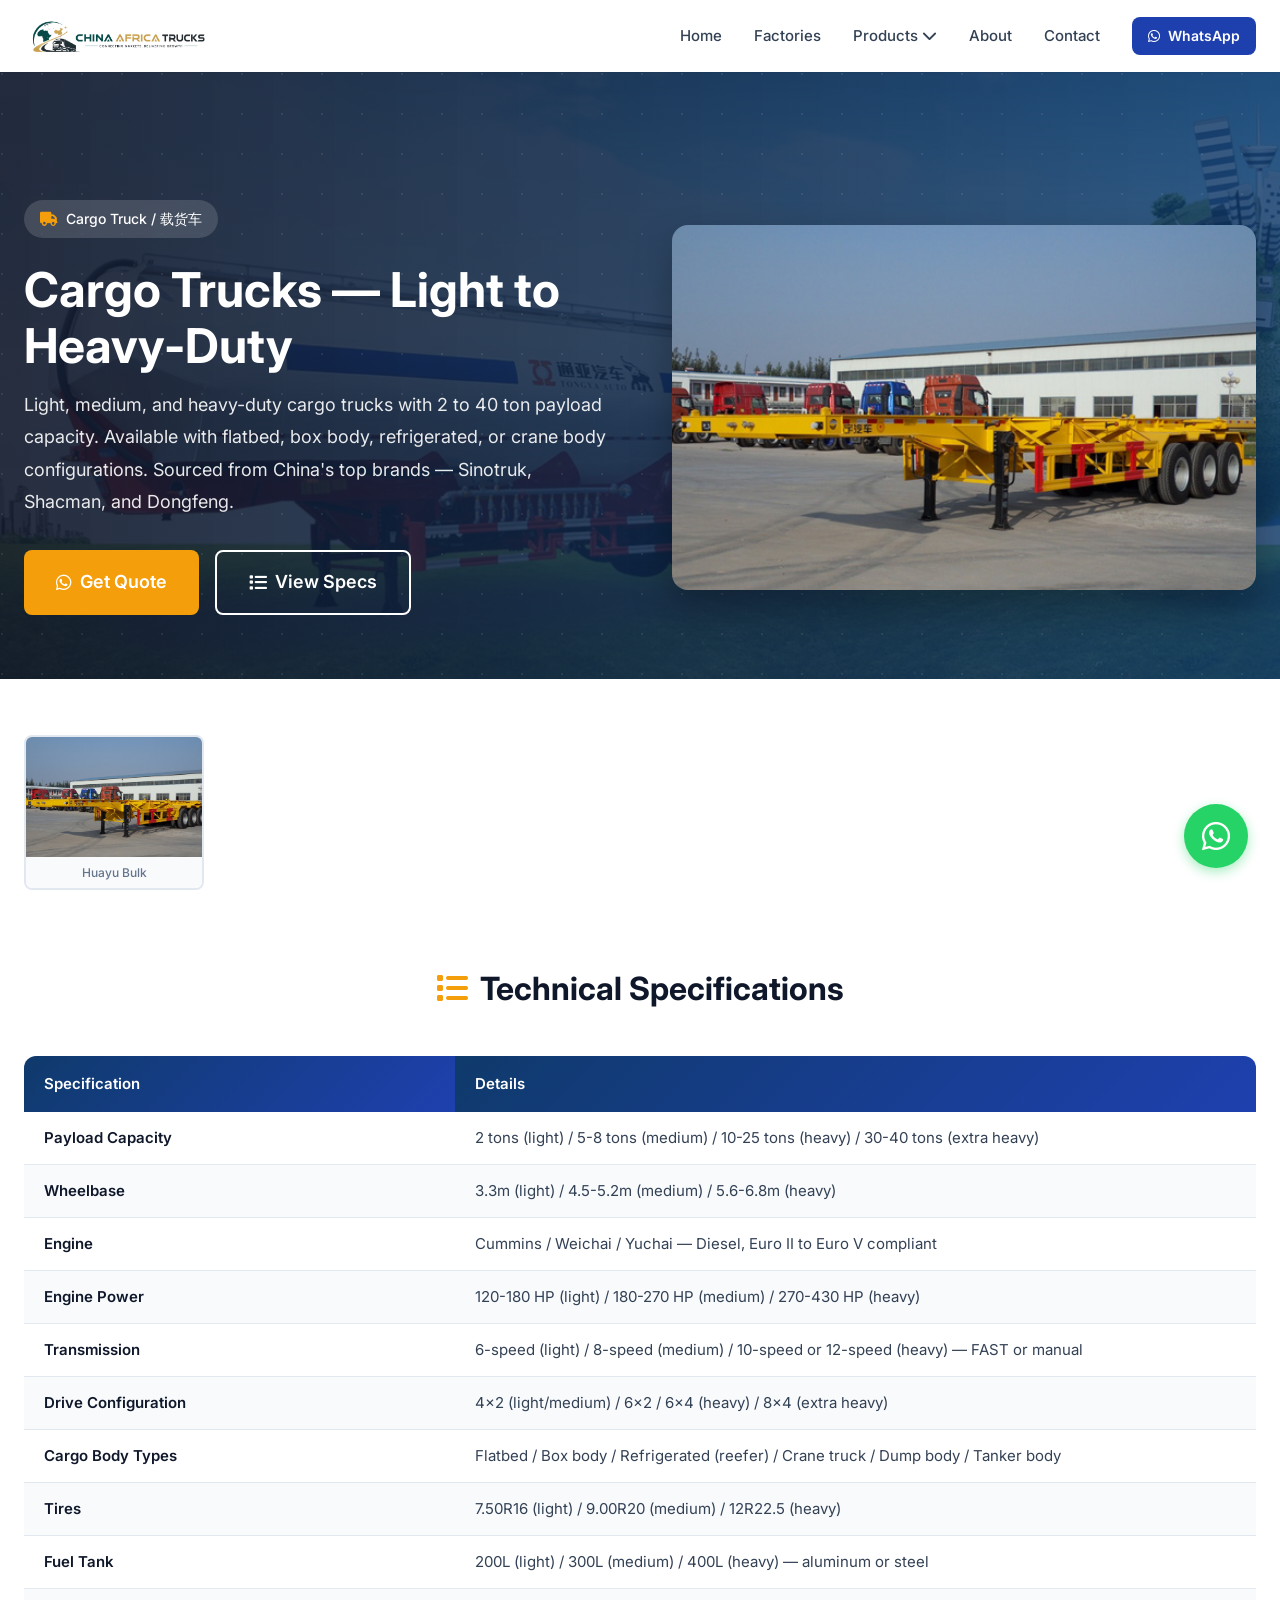
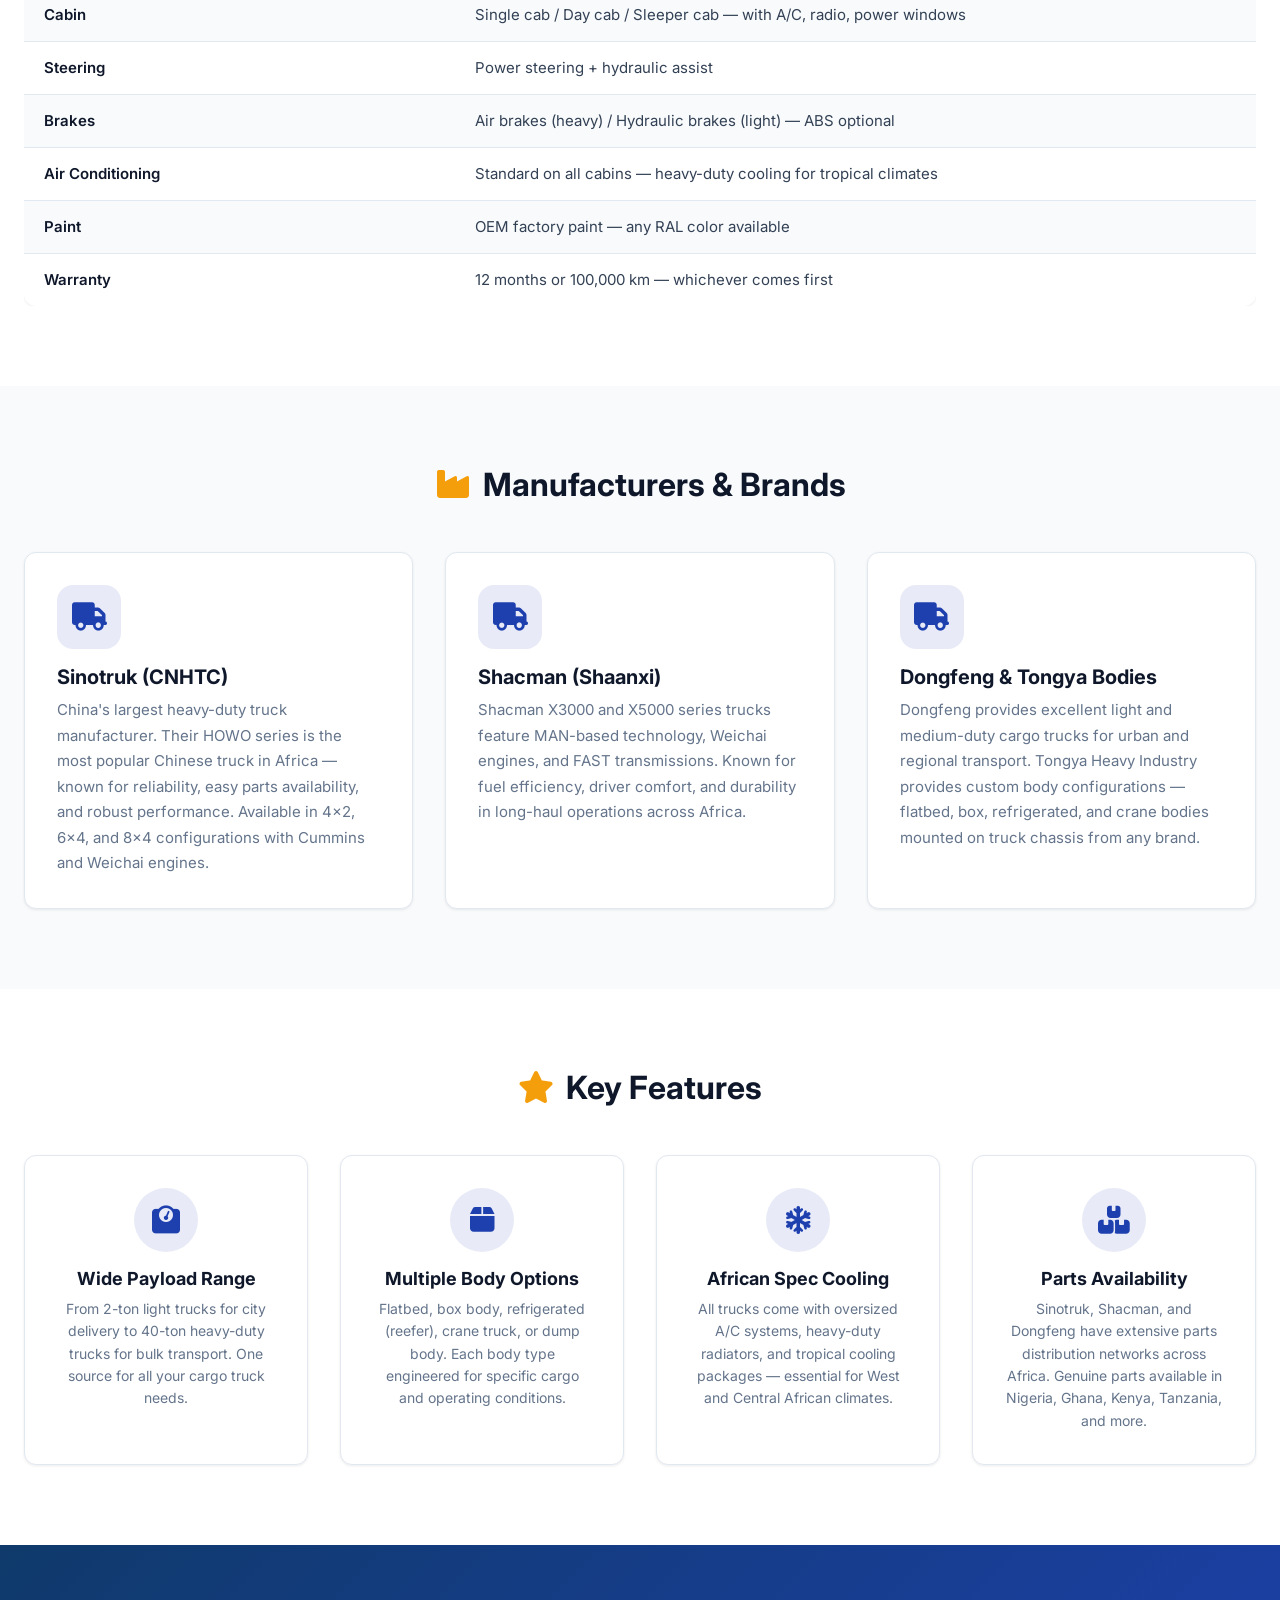
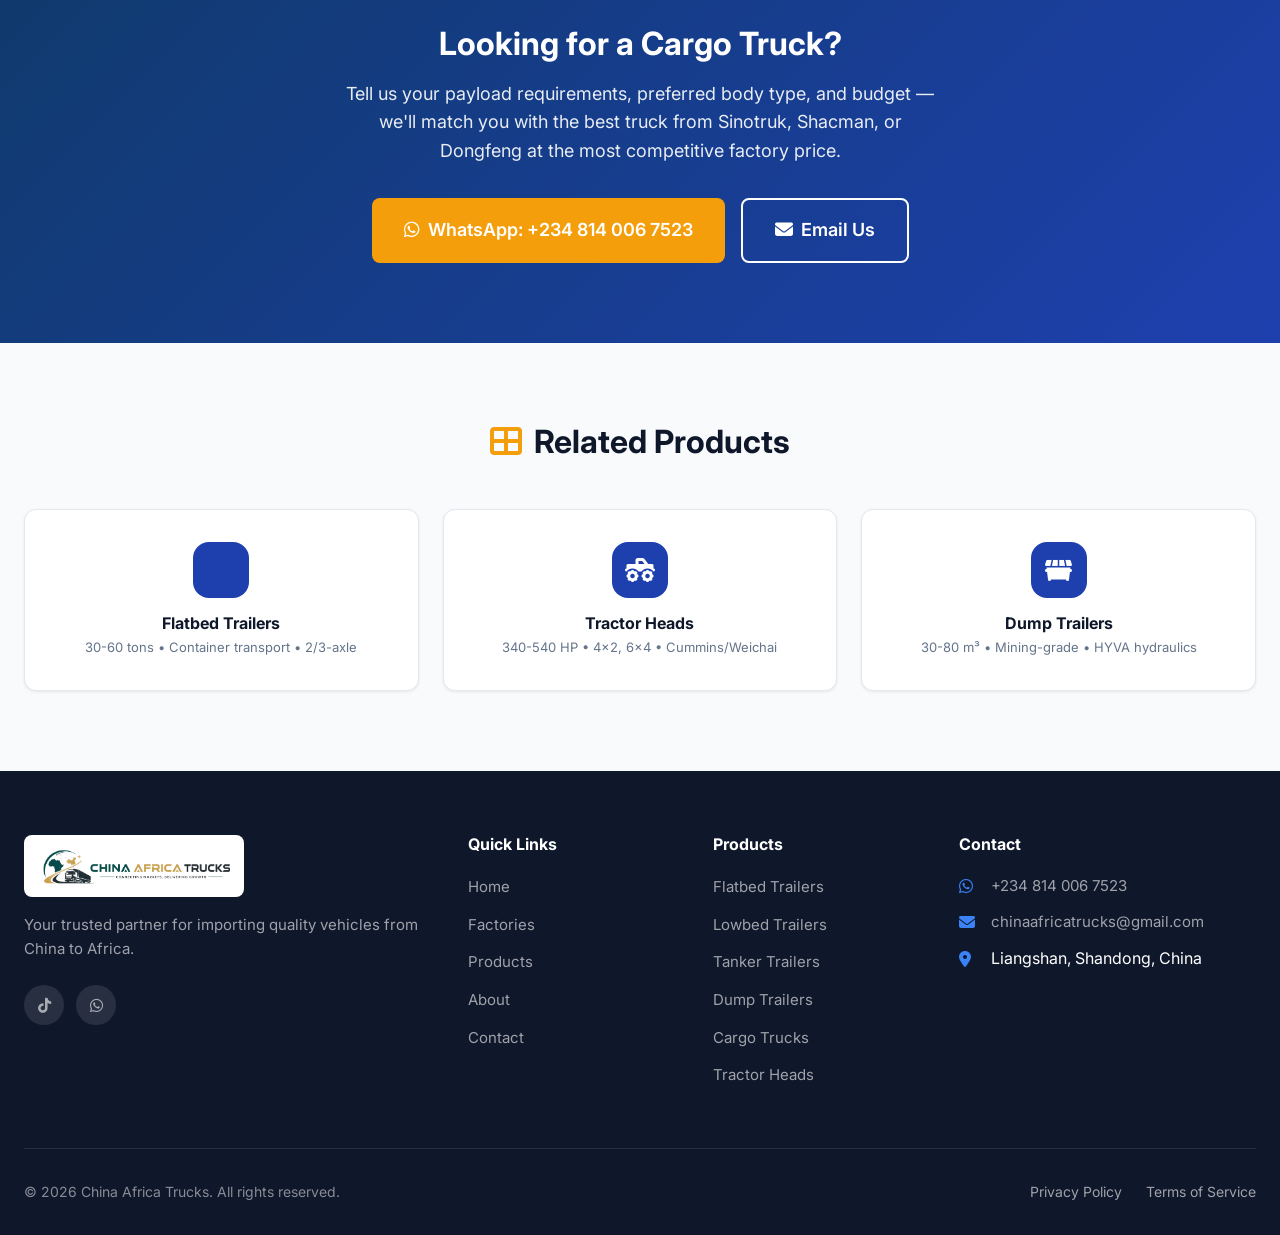
<file: products/cargo.html>
<!DOCTYPE html>
<html lang="en">
<head>
<!-- Google tag (gtag.js) -->
<script async src="https://www.googletagmanager.com/gtag/js?id=G-PNVCPDTN8Y"></script>
<script>
  window.dataLayer = window.dataLayer || [];
  function gtag(){dataLayer.push(arguments);}
  gtag('js', new Date());
  gtag('config', 'G-PNVCPDTN8Y');
</script>
<meta charset="UTF-8">
<meta name="viewport" content="width=device-width, initial-scale=1.0">
<title>Cargo Trucks | China Africa Trucks</title>
<meta name="description" content="Light, medium, and heavy-duty cargo trucks. 2-40 ton payload with flatbed, box, refrigerated, and crane body options from Sinotruk, Shacman, and Dongfeng.">
<link rel="preconnect" href="https://fonts.googleapis.com">
<link rel="preconnect" href="https://fonts.gstatic.com" crossorigin>
<link href="https://fonts.googleapis.com/css2?family=Inter:wght@400;500;600;700;800&display=swap" rel="stylesheet">
<link rel="stylesheet" href="https://cdnjs.cloudflare.com/ajax/libs/font-awesome/6.4.0/css/all.min.css">
<link rel="stylesheet" href="../css/style.css">
<link rel="icon" type="image/png" href="../assets/images/site-logo-transparent.png">
<style>
.product-hero {
background: linear-gradient(135deg, #047857 0%, #10b981 50%, #34d399 100%);
color: white;
padding: 8rem 0 4rem;
margin-top: 72px;
position: relative;
overflow: hidden;
}
.product-hero::before {
content: '';
position: absolute;
inset: 0;
background-image: radial-gradient(circle at 2px 2px, rgba(255,255,255,0.08) 1px, transparent 0);
background-size: 40px 40px;
}
.product-hero .container { position: relative; z-index: 1; }
.product-hero-grid {
display: grid;
grid-template-columns: 1fr 1fr;
gap: 4rem;
align-items: center;
}
.product-hero-text h1 {
color: white;
font-size: clamp(2rem, 4vw, 3rem);
margin-bottom: 1rem;
line-height: 1.15;
}
.product-hero-text .product-badge {
display: inline-flex;
align-items: center;
gap: 0.5rem;
padding: 0.5rem 1rem;
background: rgba(255,255,255,0.15);
backdrop-filter: blur(10px);
border-radius: 9999px;
font-size: 0.875rem;
font-weight: 500;
margin-bottom: 1.5rem;
}
.product-hero-text .product-badge i { color: #a7f3d0; }
.product-hero-text .product-desc {
font-size: 1.125rem;
line-height: 1.8;
opacity: 0.9;
margin-bottom: 2rem;
}
.product-hero-text .product-actions {
display: flex;
gap: 1rem;
flex-wrap: wrap;
}
.product-hero-image img {
width: 100%;
border-radius: 1rem;
box-shadow: 0 20px 40px rgba(0,0,0,0.3);
}
.product-hero-image .image-placeholder {
width: 100%;
aspect-ratio: 16/10;
background: rgba(255,255,255,0.1);
border-radius: 1rem;
display: flex;
flex-direction: column;
align-items: center;
justify-content: center;
gap: 1rem;
color: rgba(255,255,255,0.6);
font-size: 1rem;
border: 2px dashed rgba(255,255,255,0.2);
}
.product-hero-image .image-placeholder i {
font-size: 4rem;
color: rgba(255,255,255,0.4);
}
.specs-section { padding: 5rem 0; }
.specs-section h2 { text-align: center; margin-bottom: 3rem; font-size: 2rem; }
.specs-table {
width: 100%;
border-collapse: collapse;
border-radius: 0.75rem;
overflow: hidden;
box-shadow: 0 1px 3px rgba(0,0,0,0.08);
}
.specs-table th {
background: #10b981;
color: white;
padding: 1rem 1.25rem;
text-align: left;
font-weight: 600;
font-size: 0.9375rem;
}
.specs-table th:first-child { width: 35%; }
.specs-table td {
padding: 0.875rem 1.25rem;
border-bottom: 1px solid #e2e8f0;
font-size: 0.9375rem;
}
.specs-table td:first-child { font-weight: 600; color: #0f172a; }
.specs-table tr:nth-child(even) td { background: #f8fafc; }
.specs-table tr:last-child td { border-bottom: none; }
.manufacturers-section { padding: 5rem 0; background: #f8fafc; }
.manufacturers-section h2 { text-align: center; margin-bottom: 3rem; font-size: 2rem; }
.manufacturers-grid { display: grid; grid-template-columns: repeat(auto-fit, minmax(300px, 1fr)); gap: 2rem; }
.manufacturer-card {
background: white;
border-radius: 1rem;
padding: 2rem;
box-shadow: 0 1px 3px rgba(0,0,0,0.08);
border: 1px solid #e2e8f0;
transition: transform 0.3s ease, box-shadow 0.3s ease;
}
.manufacturer-card:hover { transform: translateY(-4px); box-shadow: 0 12px 24px rgba(0,0,0,0.12); }
.manufacturer-card .m-icon {
width: 64px; height: 64px;
background: rgba(16,185,129,0.1);
border-radius: 1rem;
display: flex;
align-items: center;
justify-content: center;
font-size: 1.75rem;
color: #10b981;
margin-bottom: 1rem;
}
.manufacturer-card h3 { font-size: 1.25rem; margin-bottom: 0.5rem; }
.manufacturer-card p { color: #64748b; font-size: 0.9375rem; line-height: 1.7; margin-bottom: 0; }
.features-section { padding: 5rem 0; }
.features-section h2 { text-align: center; margin-bottom: 3rem; font-size: 2rem; }
.features-grid { display: grid; grid-template-columns: repeat(auto-fit, minmax(250px, 1fr)); gap: 2rem; }
.feature-card {
background: white;
border-radius: 1rem;
padding: 2rem;
text-align: center;
box-shadow: 0 1px 3px rgba(0,0,0,0.08);
border: 1px solid #e2e8f0;
transition: transform 0.3s ease;
}
.feature-card:hover { transform: translateY(-4px); }
.feature-card .f-icon {
width: 64px; height: 64px;
background: rgba(16,185,129,0.1);
border-radius: 50%;
display: flex;
align-items: center;
justify-content: center;
font-size: 1.75rem;
color: #10b981;
margin: 0 auto 1rem;
}
.feature-card h3 { font-size: 1.125rem; margin-bottom: 0.5rem; }
.feature-card p { color: #64748b; font-size: 0.875rem; line-height: 1.6; margin-bottom: 0; }
.cta-section {
padding: 5rem 0;
background: linear-gradient(135deg, #047857 0%, #10b981 100%);
color: white;
text-align: center;
}
.cta-section h2 { color: white; font-size: 2rem; margin-bottom: 1rem; }
.cta-section p { font-size: 1.125rem; opacity: 0.9; margin-bottom: 2rem; max-width: 600px; margin-left: auto; margin-right: auto; }
.cta-section .cta-buttons { display: flex; gap: 1rem; justify-content: center; flex-wrap: wrap; }
.related-section { padding: 5rem 0; background: #f8fafc; }
.related-section h2 { text-align: center; margin-bottom: 3rem; font-size: 2rem; }
.related-grid { display: grid; grid-template-columns: repeat(auto-fit, minmax(220px, 1fr)); gap: 1.5rem; }
.related-card {
background: white;
border-radius: 1rem;
padding: 2rem 1.5rem;
text-align: center;
box-shadow: 0 1px 3px rgba(0,0,0,0.08);
border: 1px solid #e2e8f0;
text-decoration: none;
color: inherit;
transition: transform 0.3s ease, box-shadow 0.3s ease;
display: block;
}
.related-card:hover { transform: translateY(-4px); box-shadow: 0 12px 24px rgba(0,0,0,0.12); }
.related-card .r-icon {
width: 56px; height: 56px;
border-radius: 1rem;
display: flex;
align-items: center;
justify-content: center;
font-size: 1.5rem;
margin: 0 auto 1rem;
color: white;
}
.related-card h3 { font-size: 1rem; margin-bottom: 0.25rem; }
.related-card p { color: #64748b; font-size: 0.8125rem; margin-bottom: 0; }
/* ===== Image Gallery ===== */
.gallery-row {
display: flex;
gap: 1rem;
padding: 2rem 0 0;
overflow-x: auto;
}
.gallery-row .gallery-img {
flex: 0 0 auto;
width: 180px;
border-radius: 0.5rem;
overflow: hidden;
border: 2px solid #e2e8f0;
transition: transform 0.3s ease, box-shadow 0.3s ease;
cursor: pointer;
}
.gallery-row .gallery-img:hover {
transform: translateY(-4px);
box-shadow: 0 8px 20px rgba(0,0,0,0.15);
}
.gallery-row .gallery-img img {
width: 100%;
height: 120px;
object-fit: cover;
display: block;
}
.gallery-row .gallery-label {
font-size: 0.75rem;
text-align: center;
padding: 0.35rem 0.5rem;
background: #f8fafc;
color: #64748b;
font-weight: 500;
}
@media (max-width: 768px) {
.product-hero-grid { grid-template-columns: 1fr; gap: 2rem; }
.product-hero-text .product-actions { flex-direction: column; }
.product-hero-text .product-actions .btn { width: 100%; justify-content: center; }
.specs-table th, .specs-table td { padding: 0.75rem 0.875rem; font-size: 0.8125rem; }
.manufacturers-grid { grid-template-columns: 1fr; }
.features-grid { grid-template-columns: 1fr; }
.related-grid { grid-template-columns: repeat(2, 1fr); }
}
@media (max-width: 480px) { .related-grid { grid-template-columns: 1fr; } }
</style>
</head>
<body>

<!-- Navigation -->
<nav class="navbar" id="navbar">
<div class="container">
<div class="nav-wrapper">
<a href="../" class="logo">
<img class="logo-image" src="../assets/images/site-logo-wide-transparent.png" alt="China Africa Trucks">
</a>
<div class="nav-menu" id="navMenu">
<ul class="nav-links">
<li><a href="../#home">Home</a></li>
<li><a href="../#factories">Factories</a></li>
<li class="dropdown">
<a href="../#products">Products <i class="fas fa-chevron-down"></i></a>
<ul class="dropdown-menu">
<li><a href="flatbed.html">Flatbed Trailers</a></li>
<li><a href="lowbed.html">Lowbed Trailers</a></li>
<li><a href="tanker.html">Tanker Trailers</a></li>
<li><a href="dump.html">Dump Trailers</a></li>
<li><a href="cargo.html">Cargo Trucks</a></li>
<li><a href="tractor.html">Tractor Heads</a></li>
</ul>
</li>
<li><a href="../#about">About</a></li>
<li><a href="../#contact">Contact</a></li>
</ul>
<div class="nav-actions">
<a href="https://wa.me/2348140067523" class="btn btn-primary btn-sm" target="_blank">
<i class="fab fa-whatsapp"></i> WhatsApp
</a>
</div>
</div>
<button class="mobile-toggle" id="mobileToggle" aria-label="Toggle Menu">
<span></span><span></span><span></span>
</button>
</div>
</div>
</nav>

<!-- Product Hero -->
<section class="product-hero">
<div class="container">
<div class="product-hero-grid">
<div class="product-hero-text">
<div class="product-badge">
<i class="fas fa-truck"></i>
<span>Cargo Truck / 载货车</span>
</div>
<h1>Cargo Trucks — Light to Heavy-Duty</h1>
<p class="product-desc">Light, medium, and heavy-duty cargo trucks with 2 to 40 ton payload capacity. Available with flatbed, box body, refrigerated, or crane body configurations. Sourced from China's top brands — Sinotruk, Shacman, and Dongfeng.</p>
<div class="product-actions">
<a href="https://wa.me/2348140067523" class="btn btn-secondary btn-lg" target="_blank">
<i class="fab fa-whatsapp"></i> Get Quote
</a>
<a href="#specs" class="btn btn-outline btn-lg" style="border-color:white;color:white;">
<i class="fas fa-list"></i> View Specs
</a>
</div>
</div>
<div class="product-hero-image">
<img src="../assets/images/huayu/huayu-bulk-1.jpg" alt="Huayu bulk cargo trailer" loading="lazy">
</div>
</div>
</div>
</section>

<!-- Image Gallery -->
<section style="padding: 1.5rem 0 0;">
<div class="container">
<div class="gallery-row">
<div class="gallery-img" onclick="window.open('../assets/images/huayu/huayu-bulk-1.jpg','_blank')">
<img src="../assets/images/huayu/huayu-bulk-1.jpg" alt="Huayu bulk cargo trailer">
<div class="gallery-label">Huayu Bulk</div>
</div>
</div>
</div>
</section>

<!-- Specs Section -->
<section class="specs-section" id="specs">
<div class="container">
<h2><i class="fas fa-list" style="color:#10b981;margin-right:0.75rem;"></i>Technical Specifications</h2>
<div style="overflow-x:auto;">
<table class="specs-table">
<thead>
<tr><th>Specification</th><th>Details</th></tr>
</thead>
<tbody>
<tr><td>Payload Capacity</td><td>2 tons (light) / 5-8 tons (medium) / 10-25 tons (heavy) / 30-40 tons (extra heavy)</td></tr>
<tr><td>Wheelbase</td><td>3.3m (light) / 4.5-5.2m (medium) / 5.6-6.8m (heavy)</td></tr>
<tr><td>Engine</td><td>Cummins / Weichai / Yuchai — Diesel, Euro II to Euro V compliant</td></tr>
<tr><td>Engine Power</td><td>120-180 HP (light) / 180-270 HP (medium) / 270-430 HP (heavy)</td></tr>
<tr><td>Transmission</td><td>6-speed (light) / 8-speed (medium) / 10-speed or 12-speed (heavy) — FAST or manual</td></tr>
<tr><td>Drive Configuration</td><td>4x2 (light/medium) / 6x2 / 6x4 (heavy) / 8x4 (extra heavy)</td></tr>
<tr><td>Cargo Body Types</td><td>Flatbed / Box body / Refrigerated (reefer) / Crane truck / Dump body / Tanker body</td></tr>
<tr><td>Tires</td><td>7.50R16 (light) / 9.00R20 (medium) / 12R22.5 (heavy)</td></tr>
<tr><td>Fuel Tank</td><td>200L (light) / 300L (medium) / 400L (heavy) — aluminum or steel</td></tr>
<tr><td>Cabin</td><td>Single cab / Day cab / Sleeper cab — with A/C, radio, power windows</td></tr>
<tr><td>Steering</td><td>Power steering + hydraulic assist</td></tr>
<tr><td>Brakes</td><td>Air brakes (heavy) / Hydraulic brakes (light) — ABS optional</td></tr>
<tr><td>Air Conditioning</td><td>Standard on all cabins — heavy-duty cooling for tropical climates</td></tr>
<tr><td>Paint</td><td>OEM factory paint — any RAL color available</td></tr>
<tr><td>Warranty</td><td>12 months or 100,000 km — whichever comes first</td></tr>
</tbody>
</table>
</div>
</div>
</section>

<!-- Manufacturers Section -->
<section class="manufacturers-section">
<div class="container">
<h2><i class="fas fa-industry" style="color:#10b981;margin-right:0.75rem;"></i>Manufacturers &amp; Brands</h2>
<div class="manufacturers-grid">
<div class="manufacturer-card">
<div class="m-icon"><i class="fas fa-truck"></i></div>
<h3>Sinotruk (CNHTC)</h3>
<p>China's largest heavy-duty truck manufacturer. Their HOWO series is the most popular Chinese truck in Africa — known for reliability, easy parts availability, and robust performance. Available in 4x2, 6x4, and 8x4 configurations with Cummins and Weichai engines.</p>
</div>
<div class="manufacturer-card">
<div class="m-icon"><i class="fas fa-truck"></i></div>
<h3>Shacman (Shaanxi)</h3>
<p>Shacman X3000 and X5000 series trucks feature MAN-based technology, Weichai engines, and FAST transmissions. Known for fuel efficiency, driver comfort, and durability in long-haul operations across Africa.</p>
</div>
<div class="manufacturer-card">
<div class="m-icon"><i class="fas fa-truck"></i></div>
<h3>Dongfeng &amp; Tongya Bodies</h3>
<p>Dongfeng provides excellent light and medium-duty cargo trucks for urban and regional transport. Tongya Heavy Industry provides custom body configurations — flatbed, box, refrigerated, and crane bodies mounted on truck chassis from any brand.</p>
</div>
</div>
</div>
</section>

<!-- Features Section -->
<section class="features-section">
<div class="container">
<h2><i class="fas fa-star" style="color:#10b981;margin-right:0.75rem;"></i>Key Features</h2>
<div class="features-grid">
<div class="feature-card">
<div class="f-icon"><i class="fas fa-weight-scale"></i></div>
<h3>Wide Payload Range</h3>
<p>From 2-ton light trucks for city delivery to 40-ton heavy-duty trucks for bulk transport. One source for all your cargo truck needs.</p>
</div>
<div class="feature-card">
<div class="f-icon"><i class="fas fa-box"></i></div>
<h3>Multiple Body Options</h3>
<p>Flatbed, box body, refrigerated (reefer), crane truck, or dump body. Each body type engineered for specific cargo and operating conditions.</p>
</div>
<div class="feature-card">
<div class="f-icon"><i class="fas fa-snowflake"></i></div>
<h3>African Spec Cooling</h3>
<p>All trucks come with oversized A/C systems, heavy-duty radiators, and tropical cooling packages — essential for West and Central African climates.</p>
</div>
<div class="feature-card">
<div class="f-icon"><i class="fas fa-boxes"></i></div>
<h3>Parts Availability</h3>
<p>Sinotruk, Shacman, and Dongfeng have extensive parts distribution networks across Africa. Genuine parts available in Nigeria, Ghana, Kenya, Tanzania, and more.</p>
</div>
</div>
</div>
</section>

<!-- CTA Section -->
<section class="cta-section">
<div class="container">
<h2>Looking for a Cargo Truck?</h2>
<p>Tell us your payload requirements, preferred body type, and budget — we'll match you with the best truck from Sinotruk, Shacman, or Dongfeng at the most competitive factory price.</p>
<div class="cta-buttons">
<a href="https://wa.me/2348140067523" class="btn btn-secondary btn-lg" target="_blank">
<i class="fab fa-whatsapp"></i> WhatsApp: +234 814 006 7523
</a>
<a href="mailto:chinaafricatrucks@gmail.com" class="btn btn-outline btn-lg" style="border-color:white;color:white;">
<i class="fas fa-envelope"></i> Email Us
</a>
</div>
</div>
</section>

<!-- Related Products -->
<section class="related-section">
<div class="container">
<h2><i class="fas fa-th-large" style="color:#10b981;margin-right:0.75rem;"></i>Related Products</h2>
<div class="related-grid">
<a href="flatbed.html" class="related-card">
<div class="r-icon" style="background:#1e40af;"><i class="fas fa-truck-flatbed"></i></div>
<h3>Flatbed Trailers</h3>
<p>30-60 tons &bull; Container transport &bull; 2/3-axle</p>
</a>
<a href="tractor.html" class="related-card">
<div class="r-icon" style="background:#f97316;"><i class="fas fa-truck-monster"></i></div>
<h3>Tractor Heads</h3>
<p>340-540 HP &bull; 4x2, 6x4 &bull; Cummins/Weichai</p>
</a>
<a href="dump.html" class="related-card">
<div class="r-icon" style="background:#f59e0b;"><i class="fas fa-dumpster"></i></div>
<h3>Dump Trailers</h3>
<p>30-80 m&sup3; &bull; Mining-grade &bull; HYVA hydraulics</p>
</a>
</div>
</div>
</section>

<!-- Footer -->
<footer class="footer">
<div class="container">
<div class="footer-grid">
<div class="footer-brand">
<a href="../" class="logo">
<img class="logo-image" src="../assets/images/site-logo-wide-transparent.png" alt="China Africa Trucks">
</a>
<p class="footer-tagline">Your trusted partner for importing quality vehicles from China to Africa.</p>
<div class="footer-social">
<a href="https://tiktok.com/@ChinaAfricaTrucks" target="_blank" aria-label="TikTok"><i class="fab fa-tiktok"></i></a>
<a href="https://wa.me/2348140067523" target="_blank" aria-label="WhatsApp"><i class="fab fa-whatsapp"></i></a>
</div>
</div>
<div class="footer-links">
<h4>Quick Links</h4>
<ul>
<li><a href="../#home">Home</a></li>
<li><a href="../#factories">Factories</a></li>
<li><a href="../#products">Products</a></li>
<li><a href="../#about">About</a></li>
<li><a href="../#contact">Contact</a></li>
</ul>
</div>
<div class="footer-products">
<h4>Products</h4>
<ul>
<li><a href="flatbed.html">Flatbed Trailers</a></li>
<li><a href="lowbed.html">Lowbed Trailers</a></li>
<li><a href="tanker.html">Tanker Trailers</a></li>
<li><a href="dump.html">Dump Trailers</a></li>
<li><a href="cargo.html">Cargo Trucks</a></li>
<li><a href="tractor.html">Tractor Heads</a></li>
</ul>
</div>
<div class="footer-contact">
<h4>Contact</h4>
<ul>
<li><i class="fab fa-whatsapp"></i> <a href="https://wa.me/2348140067523" target="_blank">+234 814 006 7523</a></li>
<li><i class="fas fa-envelope"></i> <a href="mailto:chinaafricatrucks@gmail.com">chinaafricatrucks@gmail.com</a></li>
<li><i class="fas fa-map-marker-alt"></i> <span>Liangshan, Shandong, China</span></li>
</ul>
</div>
</div>
<div class="footer-bottom">
<p>&copy; 2026 China Africa Trucks. All rights reserved.</p>
<div class="footer-legal">
<a href="#">Privacy Policy</a>
<a href="#">Terms of Service</a>
</div>
</div>
</div>
</footer>

<!-- WhatsApp Float -->
<a href="https://wa.me/2348140067523" class="whatsapp-float" target="_blank" aria-label="Chat on WhatsApp">
<i class="fab fa-whatsapp"></i>
<span class="whatsapp-tooltip">Chat with us</span>
</a>

<!-- Mobile Toggle Script -->
<script>
document.addEventListener('DOMContentLoaded', function() {
var toggle = document.getElementById('mobileToggle');
var menu = document.getElementById('navMenu');
if (toggle && menu) {
toggle.addEventListener('click', function() {
menu.classList.toggle('active');
var spans = toggle.querySelectorAll('span');
spans.forEach(function(s) { s.classList.toggle('active'); });
});
}
});
</script>
</body>
</html>
</file>
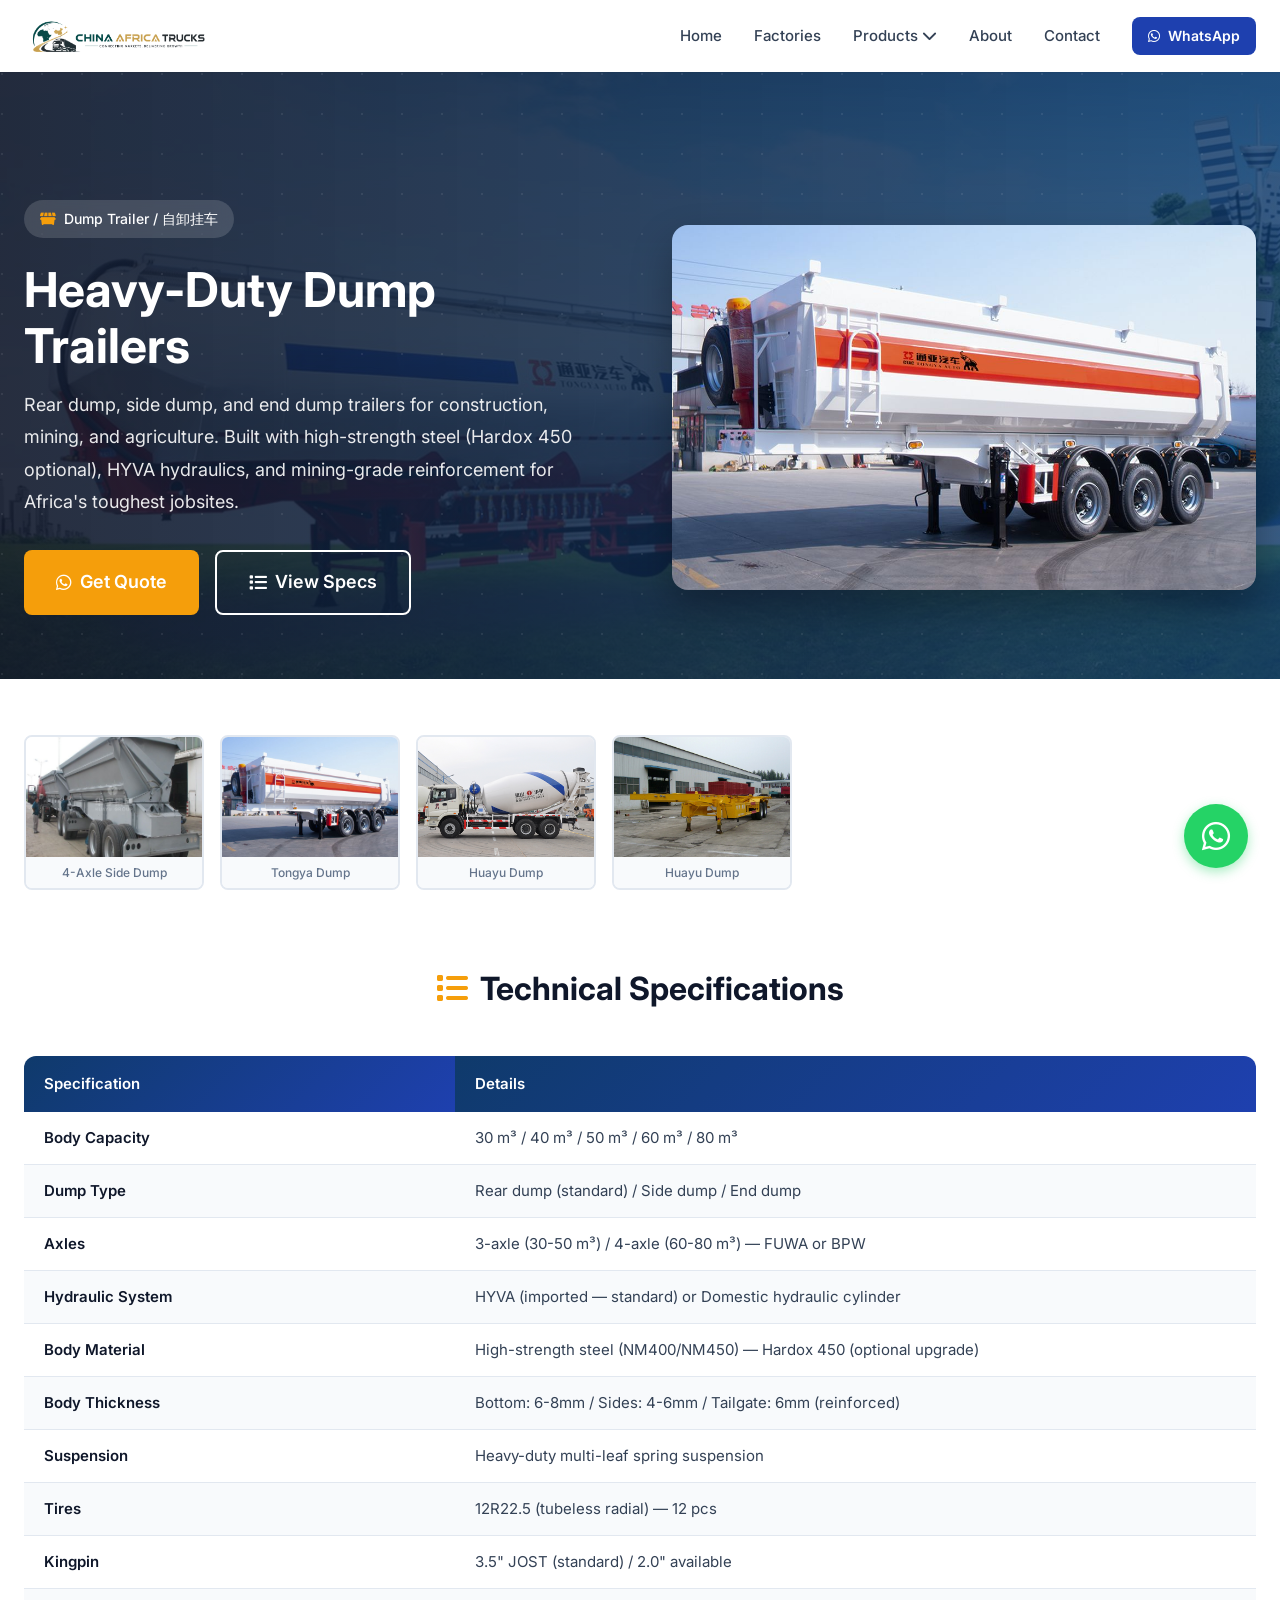
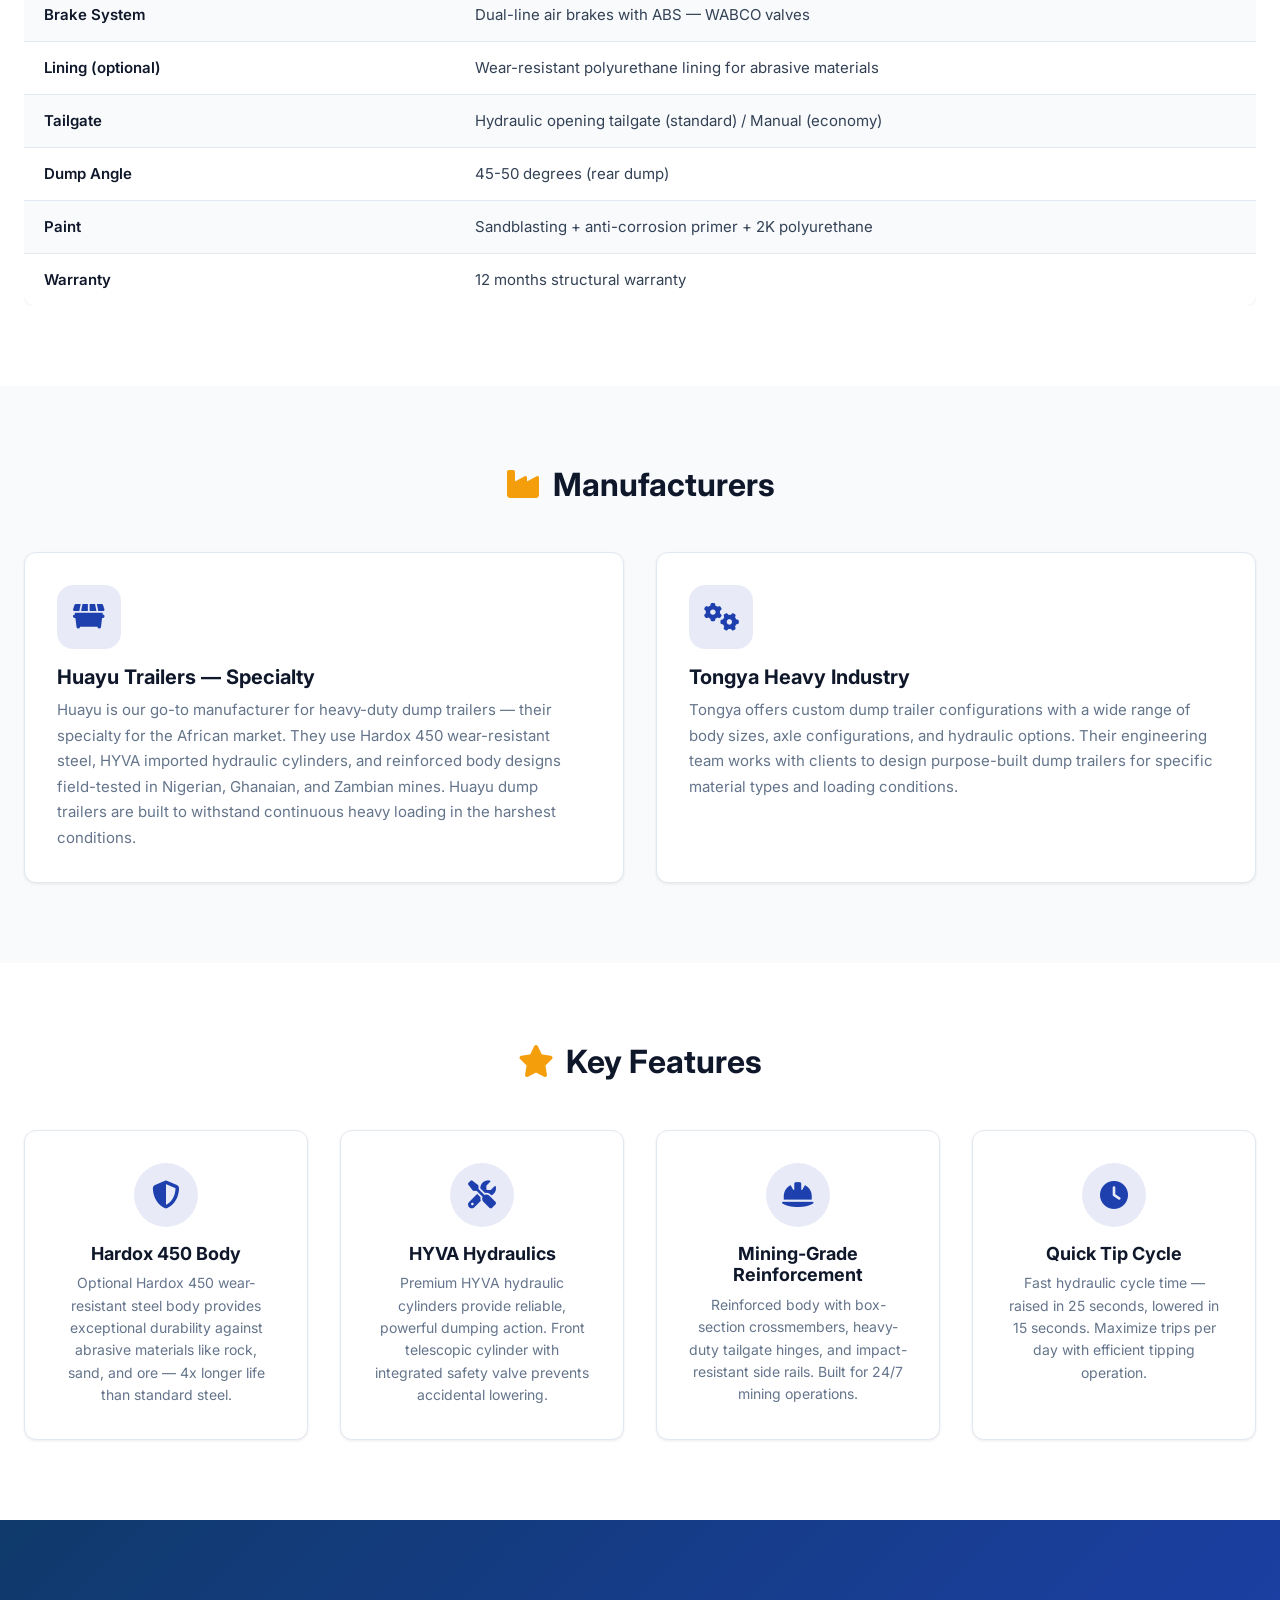
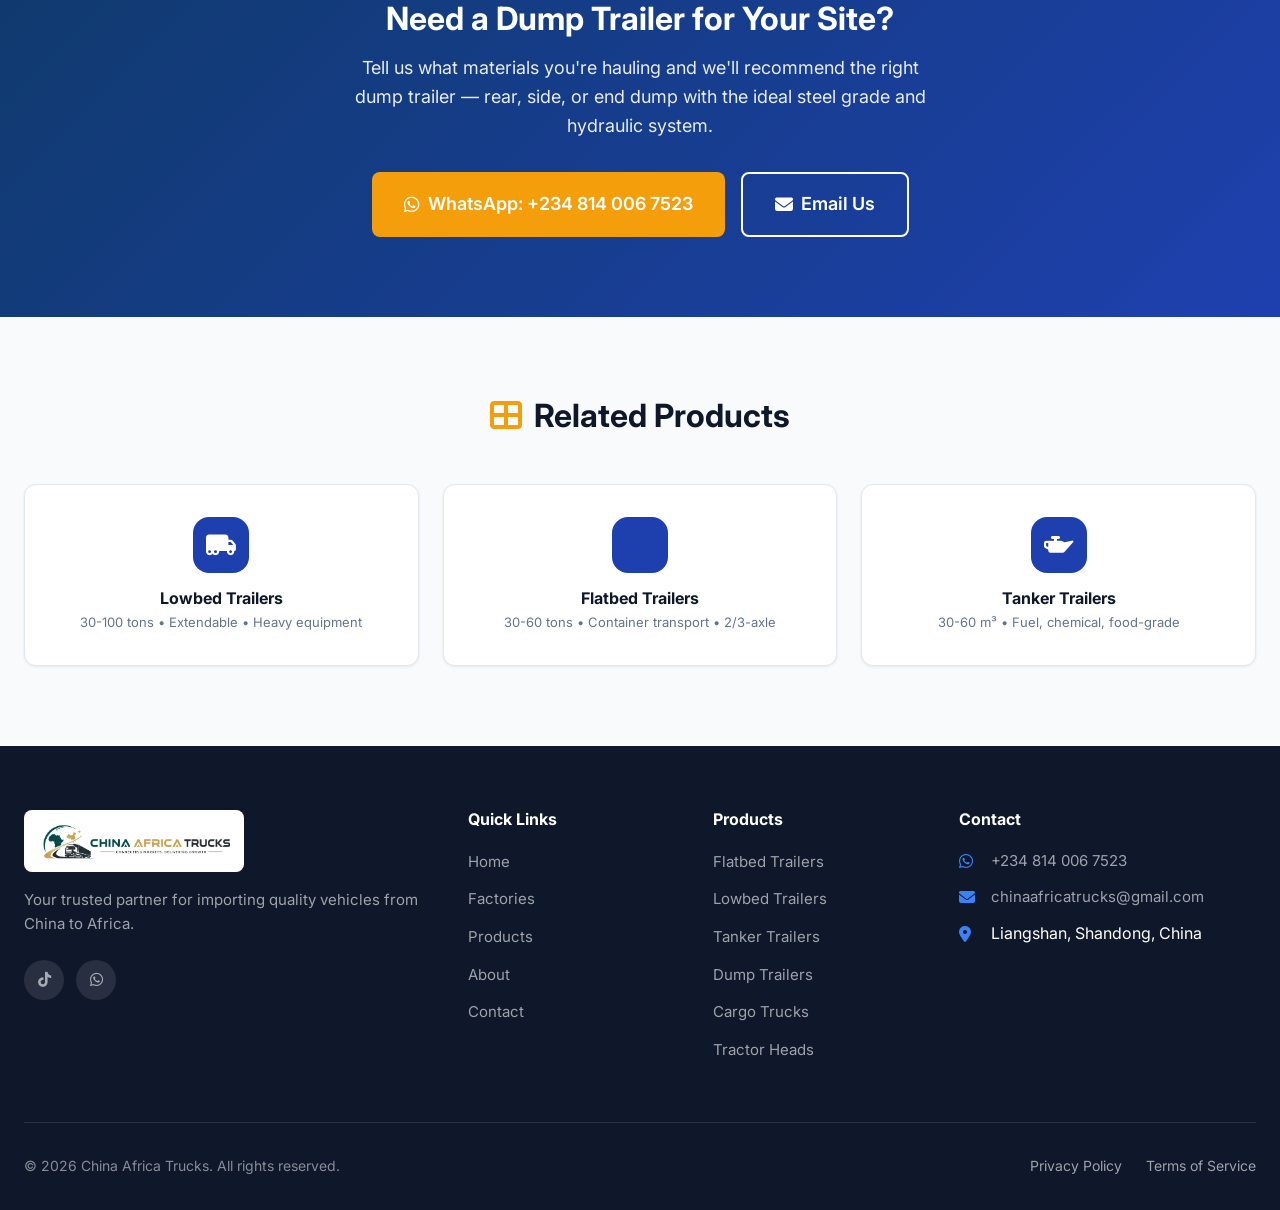
<file: products/dump.html>
<!DOCTYPE html>
<html lang="en">
<head>
<!-- Google tag (gtag.js) -->
<script async src="https://www.googletagmanager.com/gtag/js?id=G-PNVCPDTN8Y"></script>
<script>
  window.dataLayer = window.dataLayer || [];
  function gtag(){dataLayer.push(arguments);}
  gtag('js', new Date());
  gtag('config', 'G-PNVCPDTN8Y');
</script>
<meta charset="UTF-8">
<meta name="viewport" content="width=device-width, initial-scale=1.0">
<title>Dump Trailers | China Africa Trucks</title>
<meta name="description" content="Rear dump, side dump, and end dump trailers for construction, mining, and agriculture. Hardox 450 body, HYVA hydraulics from Huayu and Tongya.">
<link rel="preconnect" href="https://fonts.googleapis.com">
<link rel="preconnect" href="https://fonts.gstatic.com" crossorigin>
<link href="https://fonts.googleapis.com/css2?family=Inter:wght@400;500;600;700;800&display=swap" rel="stylesheet">
<link rel="stylesheet" href="https://cdnjs.cloudflare.com/ajax/libs/font-awesome/6.4.0/css/all.min.css">
<link rel="stylesheet" href="../css/style.css">
<link rel="icon" type="image/png" href="../assets/images/site-logo-transparent.png">
<style>
.product-hero {
background: linear-gradient(135deg, #d97706 0%, #f59e0b 50%, #fbbf24 100%);
color: white;
padding: 8rem 0 4rem;
margin-top: 72px;
position: relative;
overflow: hidden;
}
.product-hero::before {
content: '';
position: absolute;
inset: 0;
background-image: radial-gradient(circle at 2px 2px, rgba(255,255,255,0.08) 1px, transparent 0);
background-size: 40px 40px;
}
.product-hero .container { position: relative; z-index: 1; }
.product-hero-grid {
display: grid;
grid-template-columns: 1fr 1fr;
gap: 4rem;
align-items: center;
}
.product-hero-text h1 {
color: white;
font-size: clamp(2rem, 4vw, 3rem);
margin-bottom: 1rem;
line-height: 1.15;
}
.product-hero-text .product-badge {
display: inline-flex;
align-items: center;
gap: 0.5rem;
padding: 0.5rem 1rem;
background: rgba(255,255,255,0.15);
backdrop-filter: blur(10px);
border-radius: 9999px;
font-size: 0.875rem;
font-weight: 500;
margin-bottom: 1.5rem;
}
.product-hero-text .product-badge i { color: #fde68a; }
.product-hero-text .product-desc {
font-size: 1.125rem;
line-height: 1.8;
opacity: 0.9;
margin-bottom: 2rem;
}
.product-hero-text .product-actions {
display: flex;
gap: 1rem;
flex-wrap: wrap;
}
.product-hero-image img {
width: 100%;
border-radius: 1rem;
box-shadow: 0 20px 40px rgba(0,0,0,0.3);
}
.product-hero-image .image-placeholder {
width: 100%;
aspect-ratio: 16/10;
background: rgba(255,255,255,0.1);
border-radius: 1rem;
display: flex;
flex-direction: column;
align-items: center;
justify-content: center;
gap: 1rem;
color: rgba(255,255,255,0.6);
font-size: 1rem;
border: 2px dashed rgba(255,255,255,0.2);
}
.product-hero-image .image-placeholder i {
font-size: 4rem;
color: rgba(255,255,255,0.4);
}
.specs-section { padding: 5rem 0; }
.specs-section h2 { text-align: center; margin-bottom: 3rem; font-size: 2rem; }
.specs-table {
width: 100%;
border-collapse: collapse;
border-radius: 0.75rem;
overflow: hidden;
box-shadow: 0 1px 3px rgba(0,0,0,0.08);
}
.specs-table th {
background: #f59e0b;
color: white;
padding: 1rem 1.25rem;
text-align: left;
font-weight: 600;
font-size: 0.9375rem;
}
.specs-table th:first-child { width: 35%; }
.specs-table td {
padding: 0.875rem 1.25rem;
border-bottom: 1px solid #e2e8f0;
font-size: 0.9375rem;
}
.specs-table td:first-child { font-weight: 600; color: #0f172a; }
.specs-table tr:nth-child(even) td { background: #f8fafc; }
.specs-table tr:last-child td { border-bottom: none; }
.manufacturers-section { padding: 5rem 0; background: #f8fafc; }
.manufacturers-section h2 { text-align: center; margin-bottom: 3rem; font-size: 2rem; }
.manufacturers-grid { display: grid; grid-template-columns: repeat(auto-fit, minmax(300px, 1fr)); gap: 2rem; }
.manufacturer-card {
background: white;
border-radius: 1rem;
padding: 2rem;
box-shadow: 0 1px 3px rgba(0,0,0,0.08);
border: 1px solid #e2e8f0;
transition: transform 0.3s ease, box-shadow 0.3s ease;
}
.manufacturer-card:hover { transform: translateY(-4px); box-shadow: 0 12px 24px rgba(0,0,0,0.12); }
.manufacturer-card .m-icon {
width: 64px; height: 64px;
background: rgba(245,158,11,0.1);
border-radius: 1rem;
display: flex;
align-items: center;
justify-content: center;
font-size: 1.75rem;
color: #f59e0b;
margin-bottom: 1rem;
}
.manufacturer-card h3 { font-size: 1.25rem; margin-bottom: 0.5rem; }
.manufacturer-card p { color: #64748b; font-size: 0.9375rem; line-height: 1.7; margin-bottom: 0; }
.features-section { padding: 5rem 0; }
.features-section h2 { text-align: center; margin-bottom: 3rem; font-size: 2rem; }
.features-grid { display: grid; grid-template-columns: repeat(auto-fit, minmax(250px, 1fr)); gap: 2rem; }
.feature-card {
background: white;
border-radius: 1rem;
padding: 2rem;
text-align: center;
box-shadow: 0 1px 3px rgba(0,0,0,0.08);
border: 1px solid #e2e8f0;
transition: transform 0.3s ease;
}
.feature-card:hover { transform: translateY(-4px); }
.feature-card .f-icon {
width: 64px; height: 64px;
background: rgba(245,158,11,0.1);
border-radius: 50%;
display: flex;
align-items: center;
justify-content: center;
font-size: 1.75rem;
color: #f59e0b;
margin: 0 auto 1rem;
}
.feature-card h3 { font-size: 1.125rem; margin-bottom: 0.5rem; }
.feature-card p { color: #64748b; font-size: 0.875rem; line-height: 1.6; margin-bottom: 0; }
.cta-section {
padding: 5rem 0;
background: linear-gradient(135deg, #d97706 0%, #f59e0b 100%);
color: white;
text-align: center;
}
.cta-section h2 { color: white; font-size: 2rem; margin-bottom: 1rem; }
.cta-section p { font-size: 1.125rem; opacity: 0.9; margin-bottom: 2rem; max-width: 600px; margin-left: auto; margin-right: auto; }
.cta-section .cta-buttons { display: flex; gap: 1rem; justify-content: center; flex-wrap: wrap; }
.related-section { padding: 5rem 0; background: #f8fafc; }
.related-section h2 { text-align: center; margin-bottom: 3rem; font-size: 2rem; }
.related-grid { display: grid; grid-template-columns: repeat(auto-fit, minmax(220px, 1fr)); gap: 1.5rem; }
.related-card {
background: white;
border-radius: 1rem;
padding: 2rem 1.5rem;
text-align: center;
box-shadow: 0 1px 3px rgba(0,0,0,0.08);
border: 1px solid #e2e8f0;
text-decoration: none;
color: inherit;
transition: transform 0.3s ease, box-shadow 0.3s ease;
display: block;
}
.related-card:hover { transform: translateY(-4px); box-shadow: 0 12px 24px rgba(0,0,0,0.12); }
.related-card .r-icon {
width: 56px; height: 56px;
border-radius: 1rem;
display: flex;
align-items: center;
justify-content: center;
font-size: 1.5rem;
margin: 0 auto 1rem;
color: white;
}
.related-card h3 { font-size: 1rem; margin-bottom: 0.25rem; }
.related-card p { color: #64748b; font-size: 0.8125rem; margin-bottom: 0; }
/* ===== Image Gallery ===== */
.gallery-row {
display: flex;
gap: 1rem;
padding: 2rem 0 0;
overflow-x: auto;
}
.gallery-row .gallery-img {
flex: 0 0 auto;
width: 180px;
border-radius: 0.5rem;
overflow: hidden;
border: 2px solid #e2e8f0;
transition: transform 0.3s ease, box-shadow 0.3s ease;
cursor: pointer;
}
.gallery-row .gallery-img:hover {
transform: translateY(-4px);
box-shadow: 0 8px 20px rgba(0,0,0,0.15);
}
.gallery-row .gallery-img img {
width: 100%;
height: 120px;
object-fit: cover;
display: block;
}
.gallery-row .gallery-label {
font-size: 0.75rem;
text-align: center;
padding: 0.35rem 0.5rem;
background: #f8fafc;
color: #64748b;
font-weight: 500;
}
@media (max-width: 768px) {
.product-hero-grid { grid-template-columns: 1fr; gap: 2rem; }
.product-hero-text .product-actions { flex-direction: column; }
.product-hero-text .product-actions .btn { width: 100%; justify-content: center; }
.specs-table th, .specs-table td { padding: 0.75rem 0.875rem; font-size: 0.8125rem; }
.manufacturers-grid { grid-template-columns: 1fr; }
.features-grid { grid-template-columns: 1fr; }
.related-grid { grid-template-columns: repeat(2, 1fr); }
}
@media (max-width: 480px) { .related-grid { grid-template-columns: 1fr; } }
</style>
</head>
<body>

<!-- Navigation -->
<nav class="navbar" id="navbar">
<div class="container">
<div class="nav-wrapper">
<a href="../" class="logo">
<img class="logo-image" src="../assets/images/site-logo-wide-transparent.png" alt="China Africa Trucks">
</a>
<div class="nav-menu" id="navMenu">
<ul class="nav-links">
<li><a href="../#home">Home</a></li>
<li><a href="../#factories">Factories</a></li>
<li class="dropdown">
<a href="../#products">Products <i class="fas fa-chevron-down"></i></a>
<ul class="dropdown-menu">
<li><a href="flatbed.html">Flatbed Trailers</a></li>
<li><a href="lowbed.html">Lowbed Trailers</a></li>
<li><a href="tanker.html">Tanker Trailers</a></li>
<li><a href="dump.html">Dump Trailers</a></li>
<li><a href="cargo.html">Cargo Trucks</a></li>
<li><a href="tractor.html">Tractor Heads</a></li>
</ul>
</li>
<li><a href="../#about">About</a></li>
<li><a href="../#contact">Contact</a></li>
</ul>
<div class="nav-actions">
<a href="https://wa.me/2348140067523" class="btn btn-primary btn-sm" target="_blank">
<i class="fab fa-whatsapp"></i> WhatsApp
</a>
</div>
</div>
<button class="mobile-toggle" id="mobileToggle" aria-label="Toggle Menu">
<span></span><span></span><span></span>
</button>
</div>
</div>
</nav>

<!-- Product Hero -->
<section class="product-hero">
<div class="container">
<div class="product-hero-grid">
<div class="product-hero-text">
<div class="product-badge">
<i class="fas fa-dumpster"></i>
<span>Dump Trailer / 自卸挂车</span>
</div>
<h1>Heavy-Duty Dump Trailers</h1>
<p class="product-desc">Rear dump, side dump, and end dump trailers for construction, mining, and agriculture. Built with high-strength steel (Hardox 450 optional), HYVA hydraulics, and mining-grade reinforcement for Africa's toughest jobsites.</p>
<div class="product-actions">
<a href="https://wa.me/2348140067523" class="btn btn-secondary btn-lg" target="_blank">
<i class="fab fa-whatsapp"></i> Get Quote
</a>
<a href="#specs" class="btn btn-outline btn-lg" style="border-color:white;color:white;">
<i class="fas fa-list"></i> View Specs
</a>
</div>
</div>
<div class="product-hero-image">
<img src="../assets/images/dump-trailer-1.jpg" alt="Tongya rear dump trailer" loading="lazy">
</div>
</div>
</div>
</section>

<!-- Image Gallery -->
<section style="padding: 1.5rem 0 0;">
<div class="container">
<div class="gallery-row">
<div class="gallery-img" onclick="window.open('../assets/images/huayu/2025-huayu-side-dump.jpg','_blank')">
<img src="../assets/images/huayu/2025-huayu-side-dump.jpg" alt="Huayu four axle side dump semi trailer">
<div class="gallery-label">4-Axle Side Dump</div>
</div>
<div class="gallery-img" onclick="window.open('../assets/images/dump-trailer-1.jpg','_blank')">
<img src="../assets/images/dump-trailer-1.jpg" alt="Tongya Dump Trailer">
<div class="gallery-label">Tongya Dump</div>
</div>
<div class="gallery-img" onclick="window.open('../assets/images/huayu/huayu-dump-1.jpg','_blank')">
<img src="../assets/images/huayu/huayu-dump-1.jpg" alt="Huayu Dump Trailer">
<div class="gallery-label">Huayu Dump</div>
</div>
<div class="gallery-img" onclick="window.open('../assets/images/huayu/huayu-dump-2.jpg','_blank')">
<img src="../assets/images/huayu/huayu-dump-2.jpg" alt="Huayu Dump Trailer">
<div class="gallery-label">Huayu Dump</div>
</div>
</div>
</div>
</section>

<!-- Specs Section -->
<section class="specs-section" id="specs">
<div class="container">
<h2><i class="fas fa-list" style="color:#f59e0b;margin-right:0.75rem;"></i>Technical Specifications</h2>
<div style="overflow-x:auto;">
<table class="specs-table">
<thead>
<tr><th>Specification</th><th>Details</th></tr>
</thead>
<tbody>
<tr><td>Body Capacity</td><td>30 m&sup3; / 40 m&sup3; / 50 m&sup3; / 60 m&sup3; / 80 m&sup3;</td></tr>
<tr><td>Dump Type</td><td>Rear dump (standard) / Side dump / End dump</td></tr>
<tr><td>Axles</td><td>3-axle (30-50 m&sup3;) / 4-axle (60-80 m&sup3;) — FUWA or BPW</td></tr>
<tr><td>Hydraulic System</td><td>HYVA (imported — standard) or Domestic hydraulic cylinder</td></tr>
<tr><td>Body Material</td><td>High-strength steel (NM400/NM450) — Hardox 450 (optional upgrade)</td></tr>
<tr><td>Body Thickness</td><td>Bottom: 6-8mm / Sides: 4-6mm / Tailgate: 6mm (reinforced)</td></tr>
<tr><td>Suspension</td><td>Heavy-duty multi-leaf spring suspension</td></tr>
<tr><td>Tires</td><td>12R22.5 (tubeless radial) — 12 pcs</td></tr>
<tr><td>Kingpin</td><td>3.5" JOST (standard) / 2.0" available</td></tr>
<tr><td>Brake System</td><td>Dual-line air brakes with ABS — WABCO valves</td></tr>
<tr><td>Lining (optional)</td><td>Wear-resistant polyurethane lining for abrasive materials</td></tr>
<tr><td>Tailgate</td><td>Hydraulic opening tailgate (standard) / Manual (economy)</td></tr>
<tr><td>Dump Angle</td><td>45-50 degrees (rear dump)</td></tr>
<tr><td>Paint</td><td>Sandblasting + anti-corrosion primer + 2K polyurethane</td></tr>
<tr><td>Warranty</td><td>12 months structural warranty</td></tr>
</tbody>
</table>
</div>
</div>
</section>

<!-- Manufacturers Section -->
<section class="manufacturers-section">
<div class="container">
<h2><i class="fas fa-industry" style="color:#f59e0b;margin-right:0.75rem;"></i>Manufacturers</h2>
<div class="manufacturers-grid">
<div class="manufacturer-card">
<div class="m-icon"><i class="fas fa-dumpster"></i></div>
<h3>Huayu Trailers — Specialty</h3>
<p>Huayu is our go-to manufacturer for heavy-duty dump trailers — their specialty for the African market. They use Hardox 450 wear-resistant steel, HYVA imported hydraulic cylinders, and reinforced body designs field-tested in Nigerian, Ghanaian, and Zambian mines. Huayu dump trailers are built to withstand continuous heavy loading in the harshest conditions.</p>
</div>
<div class="manufacturer-card">
<div class="m-icon"><i class="fas fa-cogs"></i></div>
<h3>Tongya Heavy Industry</h3>
<p>Tongya offers custom dump trailer configurations with a wide range of body sizes, axle configurations, and hydraulic options. Their engineering team works with clients to design purpose-built dump trailers for specific material types and loading conditions.</p>
</div>
</div>
</div>
</section>

<!-- Features Section -->
<section class="features-section">
<div class="container">
<h2><i class="fas fa-star" style="color:#f59e0b;margin-right:0.75rem;"></i>Key Features</h2>
<div class="features-grid">
<div class="feature-card">
<div class="f-icon"><i class="fas fa-shield-halved"></i></div>
<h3>Hardox 450 Body</h3>
<p>Optional Hardox 450 wear-resistant steel body provides exceptional durability against abrasive materials like rock, sand, and ore — 4x longer life than standard steel.</p>
</div>
<div class="feature-card">
<div class="f-icon"><i class="fas fa-tools"></i></div>
<h3>HYVA Hydraulics</h3>
<p>Premium HYVA hydraulic cylinders provide reliable, powerful dumping action. Front telescopic cylinder with integrated safety valve prevents accidental lowering.</p>
</div>
<div class="feature-card">
<div class="f-icon"><i class="fas fa-hard-hat"></i></div>
<h3>Mining-Grade Reinforcement</h3>
<p>Reinforced body with box-section crossmembers, heavy-duty tailgate hinges, and impact-resistant side rails. Built for 24/7 mining operations.</p>
</div>
<div class="feature-card">
<div class="f-icon"><i class="fas fa-clock"></i></div>
<h3>Quick Tip Cycle</h3>
<p>Fast hydraulic cycle time — raised in 25 seconds, lowered in 15 seconds. Maximize trips per day with efficient tipping operation.</p>
</div>
</div>
</div>
</section>

<!-- CTA Section -->
<section class="cta-section">
<div class="container">
<h2>Need a Dump Trailer for Your Site?</h2>
<p>Tell us what materials you're hauling and we'll recommend the right dump trailer — rear, side, or end dump with the ideal steel grade and hydraulic system.</p>
<div class="cta-buttons">
<a href="https://wa.me/2348140067523" class="btn btn-secondary btn-lg" target="_blank">
<i class="fab fa-whatsapp"></i> WhatsApp: +234 814 006 7523
</a>
<a href="mailto:chinaafricatrucks@gmail.com" class="btn btn-outline btn-lg" style="border-color:white;color:white;">
<i class="fas fa-envelope"></i> Email Us
</a>
</div>
</div>
</section>

<!-- Related Products -->
<section class="related-section">
<div class="container">
<h2><i class="fas fa-th-large" style="color:#f59e0b;margin-right:0.75rem;"></i>Related Products</h2>
<div class="related-grid">
<a href="lowbed.html" class="related-card">
<div class="r-icon" style="background:#7c3aed;"><i class="fas fa-truck-moving"></i></div>
<h3>Lowbed Trailers</h3>
<p>30-100 tons &bull; Extendable &bull; Heavy equipment</p>
</a>
<a href="flatbed.html" class="related-card">
<div class="r-icon" style="background:#1e40af;"><i class="fas fa-truck-flatbed"></i></div>
<h3>Flatbed Trailers</h3>
<p>30-60 tons &bull; Container transport &bull; 2/3-axle</p>
</a>
<a href="tanker.html" class="related-card">
<div class="r-icon" style="background:#dc2626;"><i class="fas fa-oil-can"></i></div>
<h3>Tanker Trailers</h3>
<p>30-60 m&sup3; &bull; Fuel, chemical, food-grade</p>
</a>
</div>
</div>
</section>

<!-- Footer -->
<footer class="footer">
<div class="container">
<div class="footer-grid">
<div class="footer-brand">
<a href="../" class="logo">
<img class="logo-image" src="../assets/images/site-logo-wide-transparent.png" alt="China Africa Trucks">
</a>
<p class="footer-tagline">Your trusted partner for importing quality vehicles from China to Africa.</p>
<div class="footer-social">
<a href="https://tiktok.com/@ChinaAfricaTrucks" target="_blank" aria-label="TikTok"><i class="fab fa-tiktok"></i></a>
<a href="https://wa.me/2348140067523" target="_blank" aria-label="WhatsApp"><i class="fab fa-whatsapp"></i></a>
</div>
</div>
<div class="footer-links">
<h4>Quick Links</h4>
<ul>
<li><a href="../#home">Home</a></li>
<li><a href="../#factories">Factories</a></li>
<li><a href="../#products">Products</a></li>
<li><a href="../#about">About</a></li>
<li><a href="../#contact">Contact</a></li>
</ul>
</div>
<div class="footer-products">
<h4>Products</h4>
<ul>
<li><a href="flatbed.html">Flatbed Trailers</a></li>
<li><a href="lowbed.html">Lowbed Trailers</a></li>
<li><a href="tanker.html">Tanker Trailers</a></li>
<li><a href="dump.html">Dump Trailers</a></li>
<li><a href="cargo.html">Cargo Trucks</a></li>
<li><a href="tractor.html">Tractor Heads</a></li>
</ul>
</div>
<div class="footer-contact">
<h4>Contact</h4>
<ul>
<li><i class="fab fa-whatsapp"></i> <a href="https://wa.me/2348140067523" target="_blank">+234 814 006 7523</a></li>
<li><i class="fas fa-envelope"></i> <a href="mailto:chinaafricatrucks@gmail.com">chinaafricatrucks@gmail.com</a></li>
<li><i class="fas fa-map-marker-alt"></i> <span>Liangshan, Shandong, China</span></li>
</ul>
</div>
</div>
<div class="footer-bottom">
<p>&copy; 2026 China Africa Trucks. All rights reserved.</p>
<div class="footer-legal">
<a href="#">Privacy Policy</a>
<a href="#">Terms of Service</a>
</div>
</div>
</div>
</footer>

<!-- WhatsApp Float -->
<a href="https://wa.me/2348140067523" class="whatsapp-float" target="_blank" aria-label="Chat on WhatsApp">
<i class="fab fa-whatsapp"></i>
<span class="whatsapp-tooltip">Chat with us</span>
</a>

<!-- Mobile Toggle Script -->
<script>
document.addEventListener('DOMContentLoaded', function() {
var toggle = document.getElementById('mobileToggle');
var menu = document.getElementById('navMenu');
if (toggle && menu) {
toggle.addEventListener('click', function() {
menu.classList.toggle('active');
var spans = toggle.querySelectorAll('span');
spans.forEach(function(s) { s.classList.toggle('active'); });
});
}
});
</script>
</body>
</html>
</file>
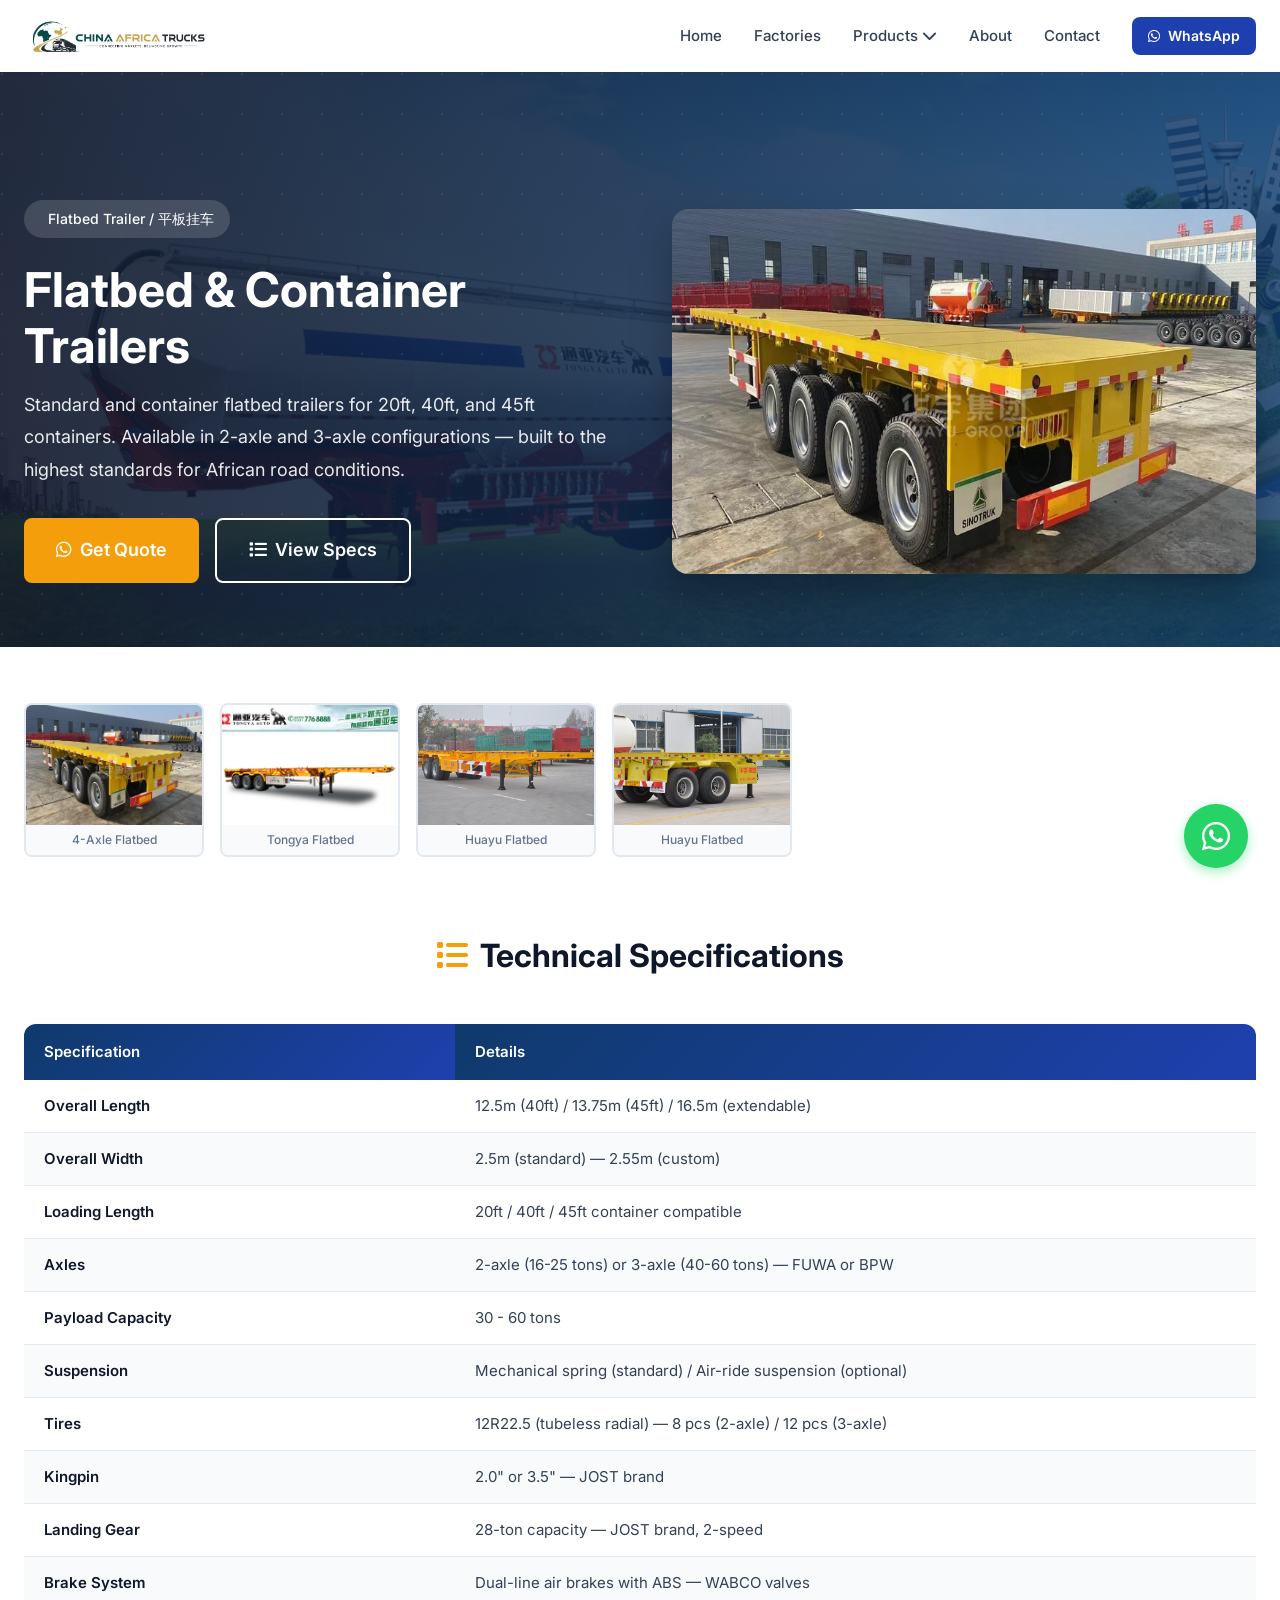
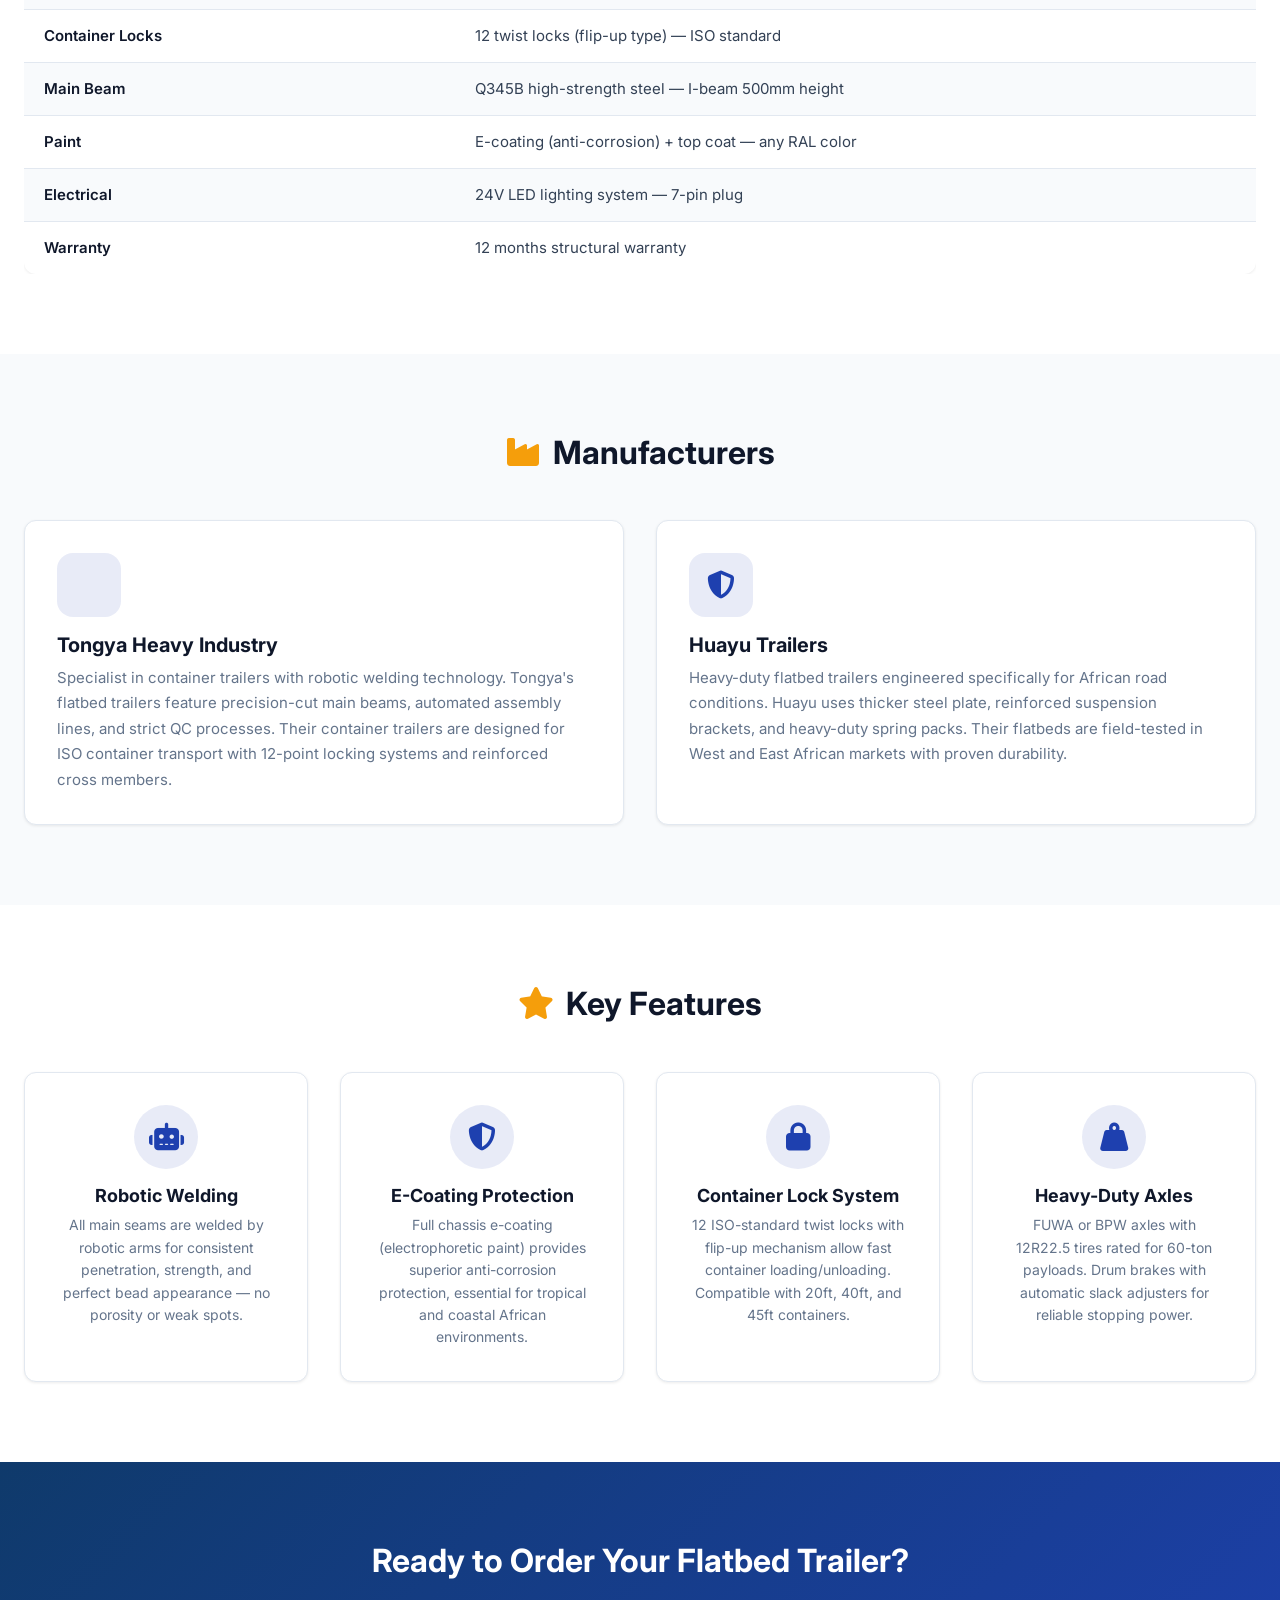
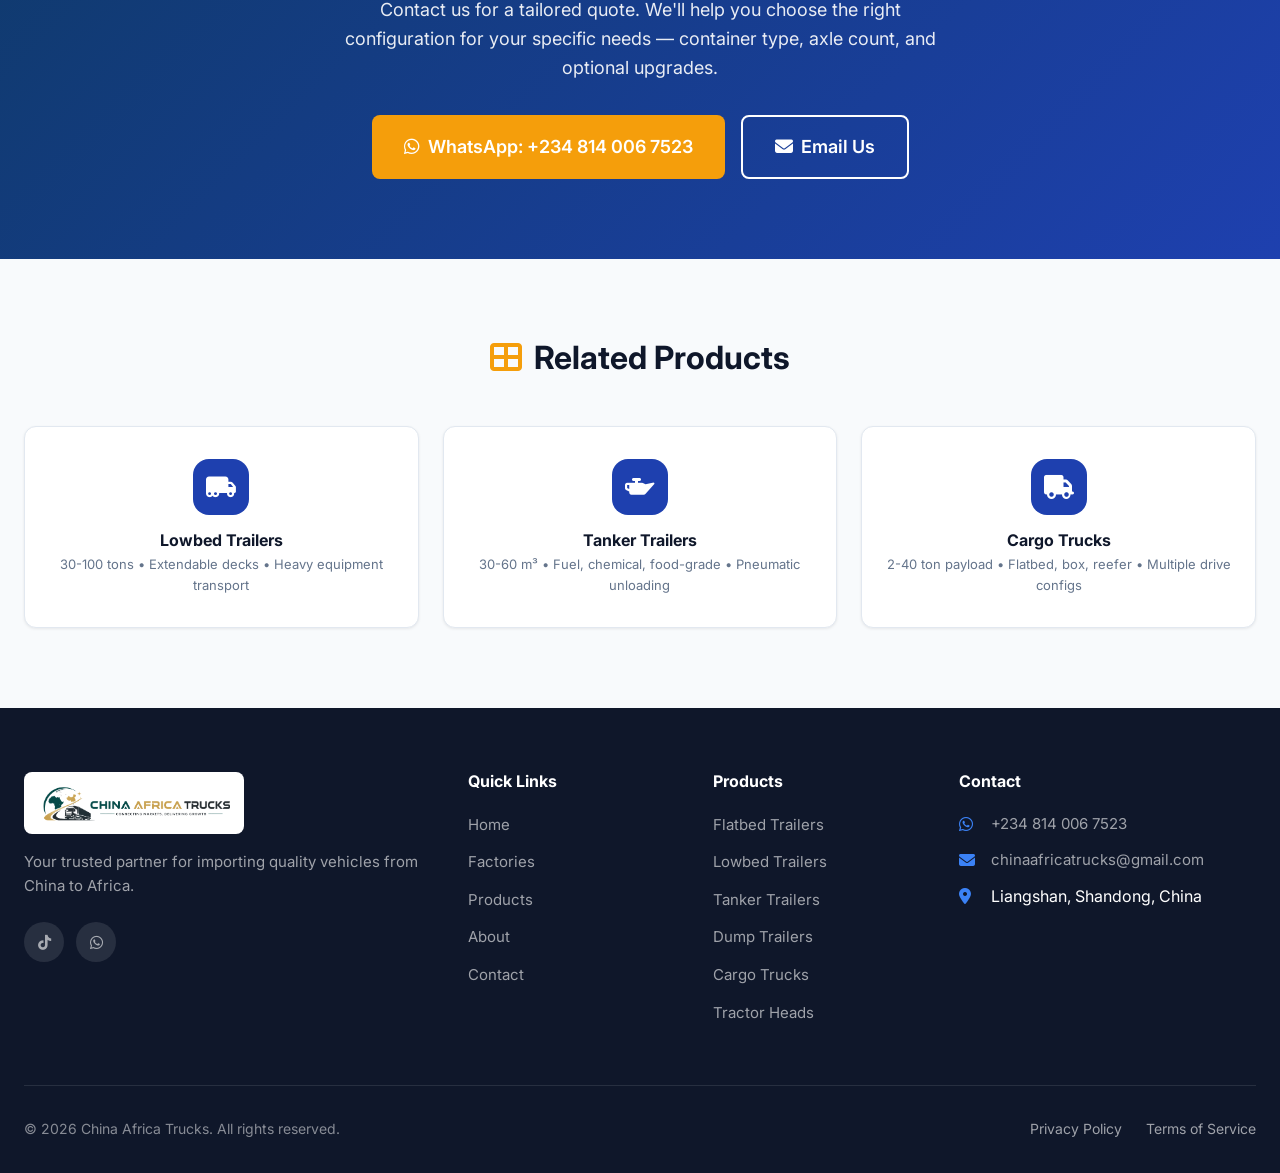
<file: products/flatbed.html>
<!DOCTYPE html>
<html lang="en">
<head>
<!-- Google tag (gtag.js) -->
<script async src="https://www.googletagmanager.com/gtag/js?id=G-PNVCPDTN8Y"></script>
<script>
  window.dataLayer = window.dataLayer || [];
  function gtag(){dataLayer.push(arguments);}
  gtag('js', new Date());
  gtag('config', 'G-PNVCPDTN8Y');
</script>
<meta charset="UTF-8">
<meta name="viewport" content="width=device-width, initial-scale=1.0">
<title>Flatbed Trailers | China Africa Trucks</title>
<meta name="description" content="Standard and container flatbed trailers for 20ft, 40ft, and 45ft containers. Available in 2-axle and 3-axle configurations from Tongya and Huayu.">
<link rel="preconnect" href="https://fonts.googleapis.com">
<link rel="preconnect" href="https://fonts.gstatic.com" crossorigin>
<link href="https://fonts.googleapis.com/css2?family=Inter:wght@400;500;600;700;800&display=swap" rel="stylesheet">
<link rel="stylesheet" href="https://cdnjs.cloudflare.com/ajax/libs/font-awesome/6.4.0/css/all.min.css">
<link rel="stylesheet" href="../css/style.css">
<link rel="icon" type="image/png" href="../assets/images/site-logo-transparent.png">
<style>
/* ===== Product Hero ===== */
.product-hero {
background: linear-gradient(135deg, #1e3a8a 0%, #1e40af 50%, #2563eb 100%);
color: white;
padding: 8rem 0 4rem;
margin-top: 72px;
position: relative;
overflow: hidden;
}
.product-hero::before {
content: '';
position: absolute;
inset: 0;
background-image: radial-gradient(circle at 2px 2px, rgba(255,255,255,0.08) 1px, transparent 0);
background-size: 40px 40px;
}
.product-hero .container {
position: relative;
z-index: 1;
}
.product-hero-grid {
display: grid;
grid-template-columns: 1fr 1fr;
gap: 4rem;
align-items: center;
}
.product-hero-text h1 {
color: white;
font-size: clamp(2rem, 4vw, 3rem);
margin-bottom: 1rem;
line-height: 1.15;
}
.product-hero-text .product-badge {
display: inline-flex;
align-items: center;
gap: 0.5rem;
padding: 0.5rem 1rem;
background: rgba(255,255,255,0.15);
backdrop-filter: blur(10px);
border-radius: 9999px;
font-size: 0.875rem;
font-weight: 500;
margin-bottom: 1.5rem;
}
.product-hero-text .product-badge i {
color: #93c5fd;
}
.product-hero-text .product-desc {
font-size: 1.125rem;
line-height: 1.8;
opacity: 0.9;
margin-bottom: 2rem;
}
.product-hero-text .product-actions {
display: flex;
gap: 1rem;
flex-wrap: wrap;
}
.product-hero-image {
position: relative;
}
.product-hero-image img {
width: 100%;
border-radius: 1rem;
box-shadow: 0 20px 40px rgba(0,0,0,0.3);
}
.product-hero-image .image-placeholder {
width: 100%;
aspect-ratio: 16/10;
background: rgba(255,255,255,0.1);
border-radius: 1rem;
display: flex;
flex-direction: column;
align-items: center;
justify-content: center;
gap: 1rem;
color: rgba(255,255,255,0.6);
font-size: 1rem;
border: 2px dashed rgba(255,255,255,0.2);
}
.product-hero-image .image-placeholder i {
font-size: 4rem;
color: rgba(255,255,255,0.4);
}

/* ===== Specs Section ===== */
.specs-section {
padding: 5rem 0;
}
.specs-section h2 {
text-align: center;
margin-bottom: 3rem;
font-size: 2rem;
}
.specs-table {
width: 100%;
border-collapse: collapse;
border-radius: 0.75rem;
overflow: hidden;
box-shadow: 0 1px 3px rgba(0,0,0,0.08);
}
.specs-table th {
background: #1e40af;
color: white;
padding: 1rem 1.25rem;
text-align: left;
font-weight: 600;
font-size: 0.9375rem;
}
.specs-table th:first-child { width: 35%; }
.specs-table td {
padding: 0.875rem 1.25rem;
border-bottom: 1px solid #e2e8f0;
font-size: 0.9375rem;
}
.specs-table td:first-child {
font-weight: 600;
color: #0f172a;
}
.specs-table tr:nth-child(even) td {
background: #f8fafc;
}
.specs-table tr:last-child td {
border-bottom: none;
}

/* ===== Manufacturers Section ===== */
.manufacturers-section {
padding: 5rem 0;
background: #f8fafc;
}
.manufacturers-section h2 {
text-align: center;
margin-bottom: 3rem;
font-size: 2rem;
}
.manufacturers-grid {
display: grid;
grid-template-columns: repeat(auto-fit, minmax(300px, 1fr));
gap: 2rem;
}
.manufacturer-card {
background: white;
border-radius: 1rem;
padding: 2rem;
box-shadow: 0 1px 3px rgba(0,0,0,0.08);
border: 1px solid #e2e8f0;
transition: transform 0.3s ease, box-shadow 0.3s ease;
}
.manufacturer-card:hover {
transform: translateY(-4px);
box-shadow: 0 12px 24px rgba(0,0,0,0.12);
}
.manufacturer-card .m-icon {
width: 64px;
height: 64px;
background: rgba(30,64,175,0.1);
border-radius: 1rem;
display: flex;
align-items: center;
justify-content: center;
font-size: 1.75rem;
color: #1e40af;
margin-bottom: 1rem;
}
.manufacturer-card h3 {
font-size: 1.25rem;
margin-bottom: 0.5rem;
}
.manufacturer-card p {
color: #64748b;
font-size: 0.9375rem;
line-height: 1.7;
margin-bottom: 0;
}

/* ===== Features Section ===== */
.features-section {
padding: 5rem 0;
}
.features-section h2 {
text-align: center;
margin-bottom: 3rem;
font-size: 2rem;
}
.features-grid {
display: grid;
grid-template-columns: repeat(auto-fit, minmax(250px, 1fr));
gap: 2rem;
}
.feature-card {
background: white;
border-radius: 1rem;
padding: 2rem;
text-align: center;
box-shadow: 0 1px 3px rgba(0,0,0,0.08);
border: 1px solid #e2e8f0;
transition: transform 0.3s ease;
}
.feature-card:hover {
transform: translateY(-4px);
}
.feature-card .f-icon {
width: 64px;
height: 64px;
background: rgba(30,64,175,0.1);
border-radius: 50%;
display: flex;
align-items: center;
justify-content: center;
font-size: 1.75rem;
color: #1e40af;
margin: 0 auto 1rem;
}
.feature-card h3 {
font-size: 1.125rem;
margin-bottom: 0.5rem;
}
.feature-card p {
color: #64748b;
font-size: 0.875rem;
line-height: 1.6;
margin-bottom: 0;
}

/* ===== CTA Section ===== */
.cta-section {
padding: 5rem 0;
background: linear-gradient(135deg, #1e3a8a 0%, #1e40af 100%);
color: white;
text-align: center;
}
.cta-section h2 {
color: white;
font-size: 2rem;
margin-bottom: 1rem;
}
.cta-section p {
font-size: 1.125rem;
opacity: 0.9;
margin-bottom: 2rem;
max-width: 600px;
margin-left: auto;
margin-right: auto;
}
.cta-section .cta-buttons {
display: flex;
gap: 1rem;
justify-content: center;
flex-wrap: wrap;
}

/* ===== Related Products ===== */
.related-section {
padding: 5rem 0;
background: #f8fafc;
}
.related-section h2 {
text-align: center;
margin-bottom: 3rem;
font-size: 2rem;
}
.related-grid {
display: grid;
grid-template-columns: repeat(auto-fit, minmax(220px, 1fr));
gap: 1.5rem;
}
.related-card {
background: white;
border-radius: 1rem;
padding: 2rem 1.5rem;
text-align: center;
box-shadow: 0 1px 3px rgba(0,0,0,0.08);
border: 1px solid #e2e8f0;
text-decoration: none;
color: inherit;
transition: transform 0.3s ease, box-shadow 0.3s ease;
display: block;
}
.related-card:hover {
transform: translateY(-4px);
box-shadow: 0 12px 24px rgba(0,0,0,0.12);
}
.related-card .r-icon {
width: 56px;
height: 56px;
border-radius: 1rem;
display: flex;
align-items: center;
justify-content: center;
font-size: 1.5rem;
margin: 0 auto 1rem;
color: white;
}
.related-card h3 {
font-size: 1rem;
margin-bottom: 0.25rem;
}
.related-card p {
color: #64748b;
font-size: 0.8125rem;
margin-bottom: 0;
}

/* ===== Image Gallery ===== */
.gallery-row {
display: flex;
gap: 1rem;
padding: 2rem 0 0;
overflow-x: auto;
}
.gallery-row .gallery-img {
flex: 0 0 auto;
width: 180px;
border-radius: 0.5rem;
overflow: hidden;
border: 2px solid #e2e8f0;
transition: transform 0.3s ease, box-shadow 0.3s ease;
cursor: pointer;
}
.gallery-row .gallery-img:hover {
transform: translateY(-4px);
box-shadow: 0 8px 20px rgba(0,0,0,0.15);
}
.gallery-row .gallery-img img {
width: 100%;
height: 120px;
object-fit: cover;
display: block;
}
.gallery-row .gallery-label {
font-size: 0.75rem;
text-align: center;
padding: 0.35rem 0.5rem;
background: #f8fafc;
color: #64748b;
font-weight: 500;
}

@media (max-width: 768px) {
.product-hero-grid {
grid-template-columns: 1fr;
gap: 2rem;
}
.product-hero-text .product-actions {
flex-direction: column;
}
.product-hero-text .product-actions .btn {
width: 100%;
justify-content: center;
}
.specs-table th, .specs-table td {
padding: 0.75rem 0.875rem;
font-size: 0.8125rem;
}
.manufacturers-grid {
grid-template-columns: 1fr;
}
.features-grid {
grid-template-columns: 1fr;
}
.related-grid {
grid-template-columns: repeat(2, 1fr);
}
}
@media (max-width: 480px) {
.related-grid {
grid-template-columns: 1fr;
}
}
</style>
</head>
<body>

<!-- Navigation -->
<nav class="navbar" id="navbar">
<div class="container">
<div class="nav-wrapper">
<a href="../" class="logo">
<img class="logo-image" src="../assets/images/site-logo-wide-transparent.png" alt="China Africa Trucks">
</a>
<div class="nav-menu" id="navMenu">
<ul class="nav-links">
<li><a href="../#home">Home</a></li>
<li><a href="../#factories">Factories</a></li>
<li class="dropdown">
<a href="../#products">Products <i class="fas fa-chevron-down"></i></a>
<ul class="dropdown-menu">
<li><a href="flatbed.html">Flatbed Trailers</a></li>
<li><a href="lowbed.html">Lowbed Trailers</a></li>
<li><a href="tanker.html">Tanker Trailers</a></li>
<li><a href="dump.html">Dump Trailers</a></li>
<li><a href="cargo.html">Cargo Trucks</a></li>
<li><a href="tractor.html">Tractor Heads</a></li>
</ul>
</li>
<li><a href="../#about">About</a></li>
<li><a href="../#contact">Contact</a></li>
</ul>
<div class="nav-actions">
<a href="https://wa.me/2348140067523" class="btn btn-primary btn-sm" target="_blank">
<i class="fab fa-whatsapp"></i> WhatsApp
</a>
</div>
</div>
<button class="mobile-toggle" id="mobileToggle" aria-label="Toggle Menu">
<span></span>
<span></span>
<span></span>
</button>
</div>
</div>
</nav>

<!-- Product Hero -->
<section class="product-hero">
<div class="container">
<div class="product-hero-grid">
<div class="product-hero-text">
<div class="product-badge">
<i class="fas fa-truck-flatbed"></i>
<span>Flatbed Trailer / 平板挂车</span>
</div>
<h1>Flatbed &amp; Container Trailers</h1>
<p class="product-desc">Standard and container flatbed trailers for 20ft, 40ft, and 45ft containers. Available in 2-axle and 3-axle configurations — built to the highest standards for African road conditions.</p>
<div class="product-actions">
<a href="https://wa.me/2348140067523" class="btn btn-secondary btn-lg" target="_blank">
<i class="fab fa-whatsapp"></i> Get Quote
</a>
<a href="#specs" class="btn btn-outline btn-lg" style="border-color:white;color:white;">
<i class="fas fa-list"></i> View Specs
</a>
</div>
</div>
<div class="product-hero-image">
<img src="../assets/images/huayu/2025-huayu-4axle-flatbed.jpg" alt="Huayu four axle flatbed semi trailer" loading="eager">
</div>
</div>
</div>
</section>

<!-- Image Gallery -->
<section style="padding: 1.5rem 0 0;">
<div class="container">
<div class="gallery-row">
<div class="gallery-img" onclick="window.open('../assets/images/huayu/2025-huayu-4axle-flatbed.jpg','_blank')">
<img src="../assets/images/huayu/2025-huayu-4axle-flatbed.jpg" alt="Huayu four axle flatbed semi trailer">
<div class="gallery-label">4-Axle Flatbed</div>
</div>
<div class="gallery-img" onclick="window.open('../assets/images/chinatongya/1565429285.jpg','_blank')">
<img src="../assets/images/chinatongya/1565429285.jpg" alt="Tongya Flatbed Trailer">
<div class="gallery-label">Tongya Flatbed</div>
</div>
<div class="gallery-img" onclick="window.open('../assets/images/huayu/huayu-flatbed-1.jpg','_blank')">
<img src="../assets/images/huayu/huayu-flatbed-1.jpg" alt="Huayu Flatbed Trailer">
<div class="gallery-label">Huayu Flatbed</div>
</div>
<div class="gallery-img" onclick="window.open('../assets/images/huayu/huayu-flatbed-2.jpg','_blank')">
<img src="../assets/images/huayu/huayu-flatbed-2.jpg" alt="Huayu Flatbed Trailer">
<div class="gallery-label">Huayu Flatbed</div>
</div>
</div>
</div>
</section>

<!-- Specs Section -->
<section class="specs-section" id="specs">
<div class="container">
<h2><i class="fas fa-list" style="color:#1e40af;margin-right:0.75rem;"></i>Technical Specifications</h2>
<div style="overflow-x:auto;">
<table class="specs-table">
<thead>
<tr><th>Specification</th><th>Details</th></tr>
</thead>
<tbody>
<tr><td>Overall Length</td><td>12.5m (40ft) / 13.75m (45ft) / 16.5m (extendable)</td></tr>
<tr><td>Overall Width</td><td>2.5m (standard) — 2.55m (custom)</td></tr>
<tr><td>Loading Length</td><td>20ft / 40ft / 45ft container compatible</td></tr>
<tr><td>Axles</td><td>2-axle (16-25 tons) or 3-axle (40-60 tons) — FUWA or BPW</td></tr>
<tr><td>Payload Capacity</td><td>30 - 60 tons</td></tr>
<tr><td>Suspension</td><td>Mechanical spring (standard) / Air-ride suspension (optional)</td></tr>
<tr><td>Tires</td><td>12R22.5 (tubeless radial) — 8 pcs (2-axle) / 12 pcs (3-axle)</td></tr>
<tr><td>Kingpin</td><td>2.0" or 3.5" — JOST brand</td></tr>
<tr><td>Landing Gear</td><td>28-ton capacity — JOST brand, 2-speed</td></tr>
<tr><td>Brake System</td><td>Dual-line air brakes with ABS — WABCO valves</td></tr>
<tr><td>Container Locks</td><td>12 twist locks (flip-up type) — ISO standard</td></tr>
<tr><td>Main Beam</td><td>Q345B high-strength steel — I-beam 500mm height</td></tr>
<tr><td>Paint</td><td>E-coating (anti-corrosion) + top coat — any RAL color</td></tr>
<tr><td>Electrical</td><td>24V LED lighting system — 7-pin plug</td></tr>
<tr><td>Warranty</td><td>12 months structural warranty</td></tr>
</tbody>
</table>
</div>
</div>
</section>

<!-- Manufacturers Section -->
<section class="manufacturers-section">
<div class="container">
<h2><i class="fas fa-industry" style="color:#1e40af;margin-right:0.75rem;"></i>Manufacturers</h2>
<div class="manufacturers-grid">
<div class="manufacturer-card">
<div class="m-icon"><i class="fas fa-truck-flatbed"></i></div>
<h3>Tongya Heavy Industry</h3>
<p>Specialist in container trailers with robotic welding technology. Tongya's flatbed trailers feature precision-cut main beams, automated assembly lines, and strict QC processes. Their container trailers are designed for ISO container transport with 12-point locking systems and reinforced cross members.</p>
</div>
<div class="manufacturer-card">
<div class="m-icon"><i class="fas fa-shield-alt"></i></div>
<h3>Huayu Trailers</h3>
<p>Heavy-duty flatbed trailers engineered specifically for African road conditions. Huayu uses thicker steel plate, reinforced suspension brackets, and heavy-duty spring packs. Their flatbeds are field-tested in West and East African markets with proven durability.</p>
</div>
</div>
</div>
</section>

<!-- Features Section -->
<section class="features-section">
<div class="container">
<h2><i class="fas fa-star" style="color:#1e40af;margin-right:0.75rem;"></i>Key Features</h2>
<div class="features-grid">
<div class="feature-card">
<div class="f-icon"><i class="fas fa-robot"></i></div>
<h3>Robotic Welding</h3>
<p>All main seams are welded by robotic arms for consistent penetration, strength, and perfect bead appearance — no porosity or weak spots.</p>
</div>
<div class="feature-card">
<div class="f-icon"><i class="fas fa-shield-halved"></i></div>
<h3>E-Coating Protection</h3>
<p>Full chassis e-coating (electrophoretic paint) provides superior anti-corrosion protection, essential for tropical and coastal African environments.</p>
</div>
<div class="feature-card">
<div class="f-icon"><i class="fas fa-lock"></i></div>
<h3>Container Lock System</h3>
<p>12 ISO-standard twist locks with flip-up mechanism allow fast container loading/unloading. Compatible with 20ft, 40ft, and 45ft containers.</p>
</div>
<div class="feature-card">
<div class="f-icon"><i class="fas fa-weight-hanging"></i></div>
<h3>Heavy-Duty Axles</h3>
<p>FUWA or BPW axles with 12R22.5 tires rated for 60-ton payloads. Drum brakes with automatic slack adjusters for reliable stopping power.</p>
</div>
</div>
</div>
</section>

<!-- CTA Section -->
<section class="cta-section">
<div class="container">
<h2>Ready to Order Your Flatbed Trailer?</h2>
<p>Contact us for a tailored quote. We'll help you choose the right configuration for your specific needs — container type, axle count, and optional upgrades.</p>
<div class="cta-buttons">
<a href="https://wa.me/2348140067523" class="btn btn-secondary btn-lg" target="_blank">
<i class="fab fa-whatsapp"></i> WhatsApp: +234 814 006 7523
</a>
<a href="mailto:chinaafricatrucks@gmail.com" class="btn btn-outline btn-lg" style="border-color:white;color:white;">
<i class="fas fa-envelope"></i> Email Us
</a>
</div>
</div>
</section>

<!-- Related Products -->
<section class="related-section">
<div class="container">
<h2><i class="fas fa-th-large" style="color:#1e40af;margin-right:0.75rem;"></i>Related Products</h2>
<div class="related-grid">
<a href="lowbed.html" class="related-card">
<div class="r-icon" style="background:#7c3aed;"><i class="fas fa-truck-moving"></i></div>
<h3>Lowbed Trailers</h3>
<p>30-100 tons &bull; Extendable decks &bull; Heavy equipment transport</p>
</a>
<a href="tanker.html" class="related-card">
<div class="r-icon" style="background:#dc2626;"><i class="fas fa-oil-can"></i></div>
<h3>Tanker Trailers</h3>
<p>30-60 m&sup3; &bull; Fuel, chemical, food-grade &bull; Pneumatic unloading</p>
</a>
<a href="cargo.html" class="related-card">
<div class="r-icon" style="background:#10b981;"><i class="fas fa-truck"></i></div>
<h3>Cargo Trucks</h3>
<p>2-40 ton payload &bull; Flatbed, box, reefer &bull; Multiple drive configs</p>
</a>
</div>
</div>
</section>

<!-- Footer -->
<footer class="footer">
<div class="container">
<div class="footer-grid">
<div class="footer-brand">
<a href="../" class="logo">
<img class="logo-image" src="../assets/images/site-logo-wide-transparent.png" alt="China Africa Trucks">
</a>
<p class="footer-tagline">Your trusted partner for importing quality vehicles from China to Africa.</p>
<div class="footer-social">
<a href="https://tiktok.com/@ChinaAfricaTrucks" target="_blank" aria-label="TikTok"><i class="fab fa-tiktok"></i></a>
<a href="https://wa.me/2348140067523" target="_blank" aria-label="WhatsApp"><i class="fab fa-whatsapp"></i></a>
</div>
</div>
<div class="footer-links">
<h4>Quick Links</h4>
<ul>
<li><a href="../#home">Home</a></li>
<li><a href="../#factories">Factories</a></li>
<li><a href="../#products">Products</a></li>
<li><a href="../#about">About</a></li>
<li><a href="../#contact">Contact</a></li>
</ul>
</div>
<div class="footer-products">
<h4>Products</h4>
<ul>
<li><a href="flatbed.html">Flatbed Trailers</a></li>
<li><a href="lowbed.html">Lowbed Trailers</a></li>
<li><a href="tanker.html">Tanker Trailers</a></li>
<li><a href="dump.html">Dump Trailers</a></li>
<li><a href="cargo.html">Cargo Trucks</a></li>
<li><a href="tractor.html">Tractor Heads</a></li>
</ul>
</div>
<div class="footer-contact">
<h4>Contact</h4>
<ul>
<li><i class="fab fa-whatsapp"></i> <a href="https://wa.me/2348140067523" target="_blank">+234 814 006 7523</a></li>
<li><i class="fas fa-envelope"></i> <a href="mailto:chinaafricatrucks@gmail.com">chinaafricatrucks@gmail.com</a></li>
<li><i class="fas fa-map-marker-alt"></i> <span>Liangshan, Shandong, China</span></li>
</ul>
</div>
</div>
<div class="footer-bottom">
<p>&copy; 2026 China Africa Trucks. All rights reserved.</p>
<div class="footer-legal">
<a href="#">Privacy Policy</a>
<a href="#">Terms of Service</a>
</div>
</div>
</div>
</footer>

<!-- WhatsApp Float -->
<a href="https://wa.me/2348140067523" class="whatsapp-float" target="_blank" aria-label="Chat on WhatsApp">
<i class="fab fa-whatsapp"></i>
<span class="whatsapp-tooltip">Chat with us</span>
</a>

<!-- Mobile Toggle Script -->
<script>
document.addEventListener('DOMContentLoaded', function() {
var toggle = document.getElementById('mobileToggle');
var menu = document.getElementById('navMenu');
if (toggle && menu) {
toggle.addEventListener('click', function() {
menu.classList.toggle('active');
var spans = toggle.querySelectorAll('span');
spans.forEach(function(s) { s.classList.toggle('active'); });
});
}
});
</script>
</body>
</html>
</file>
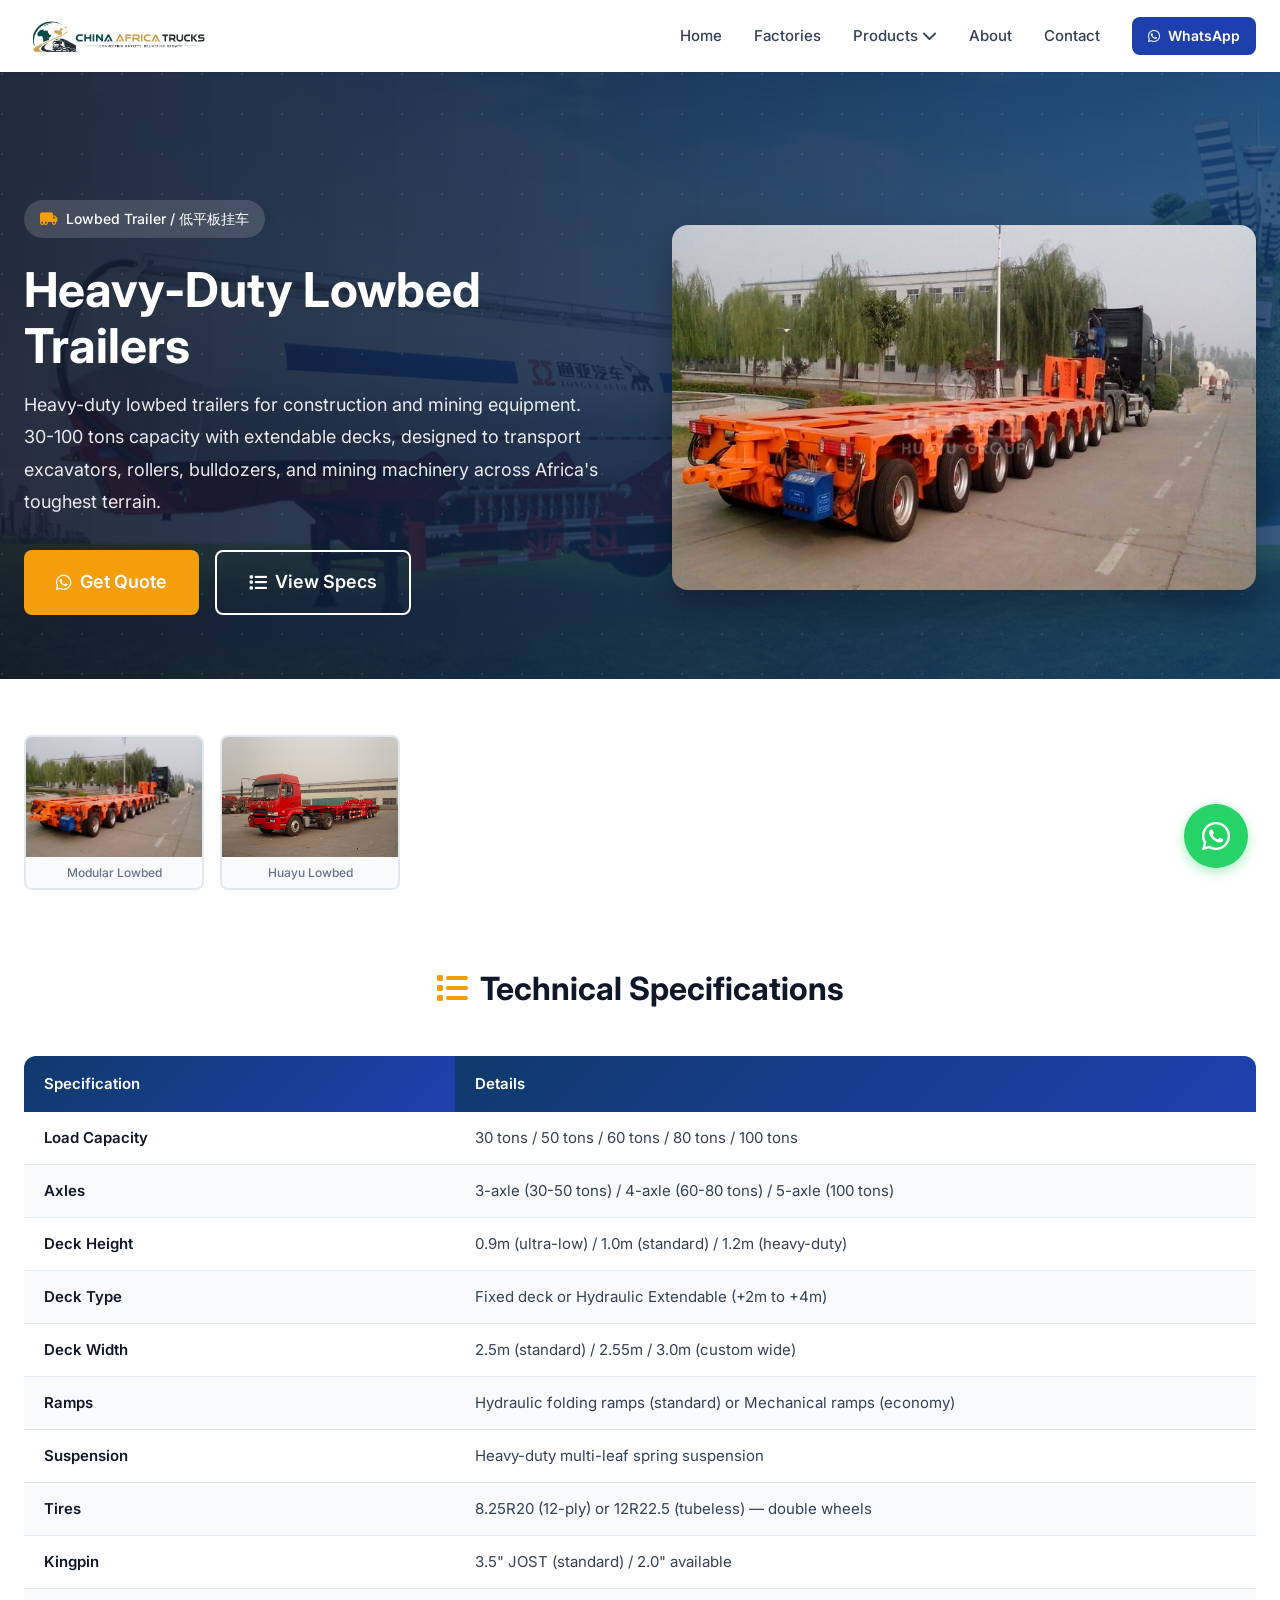
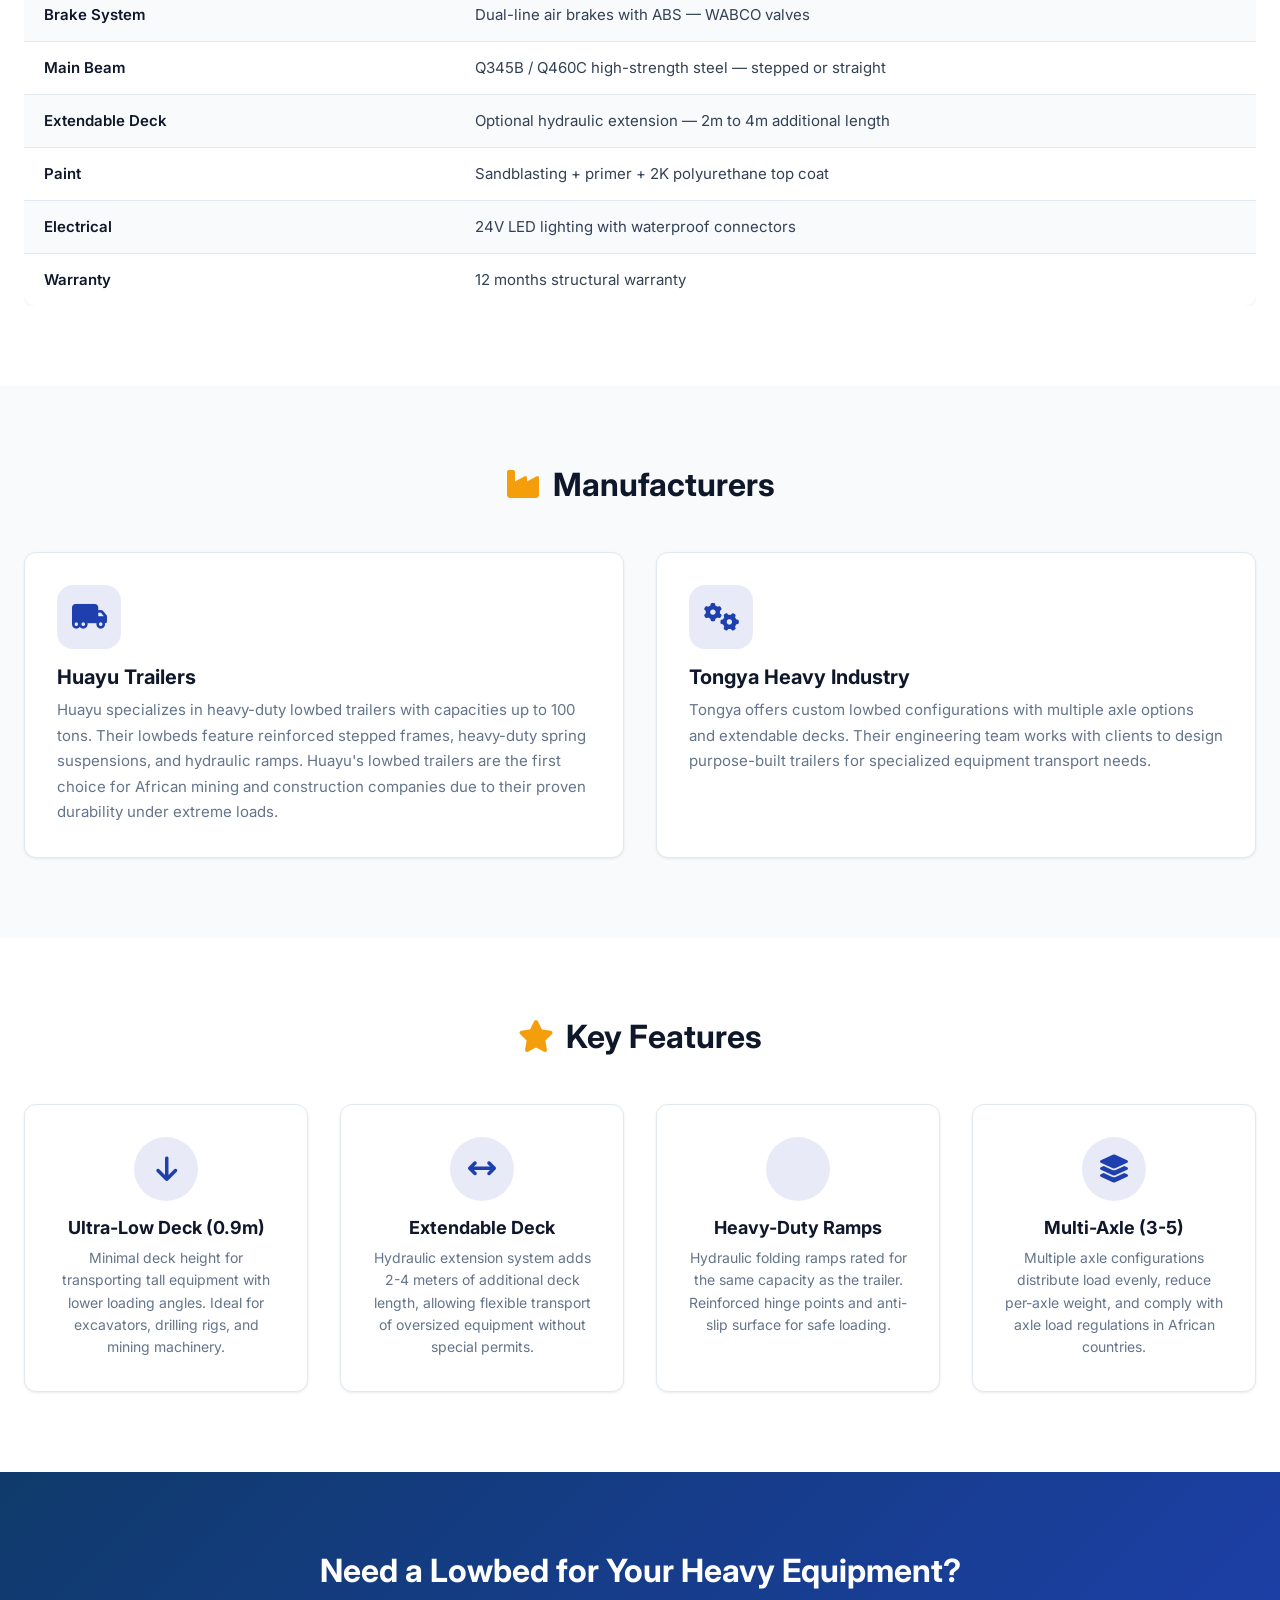
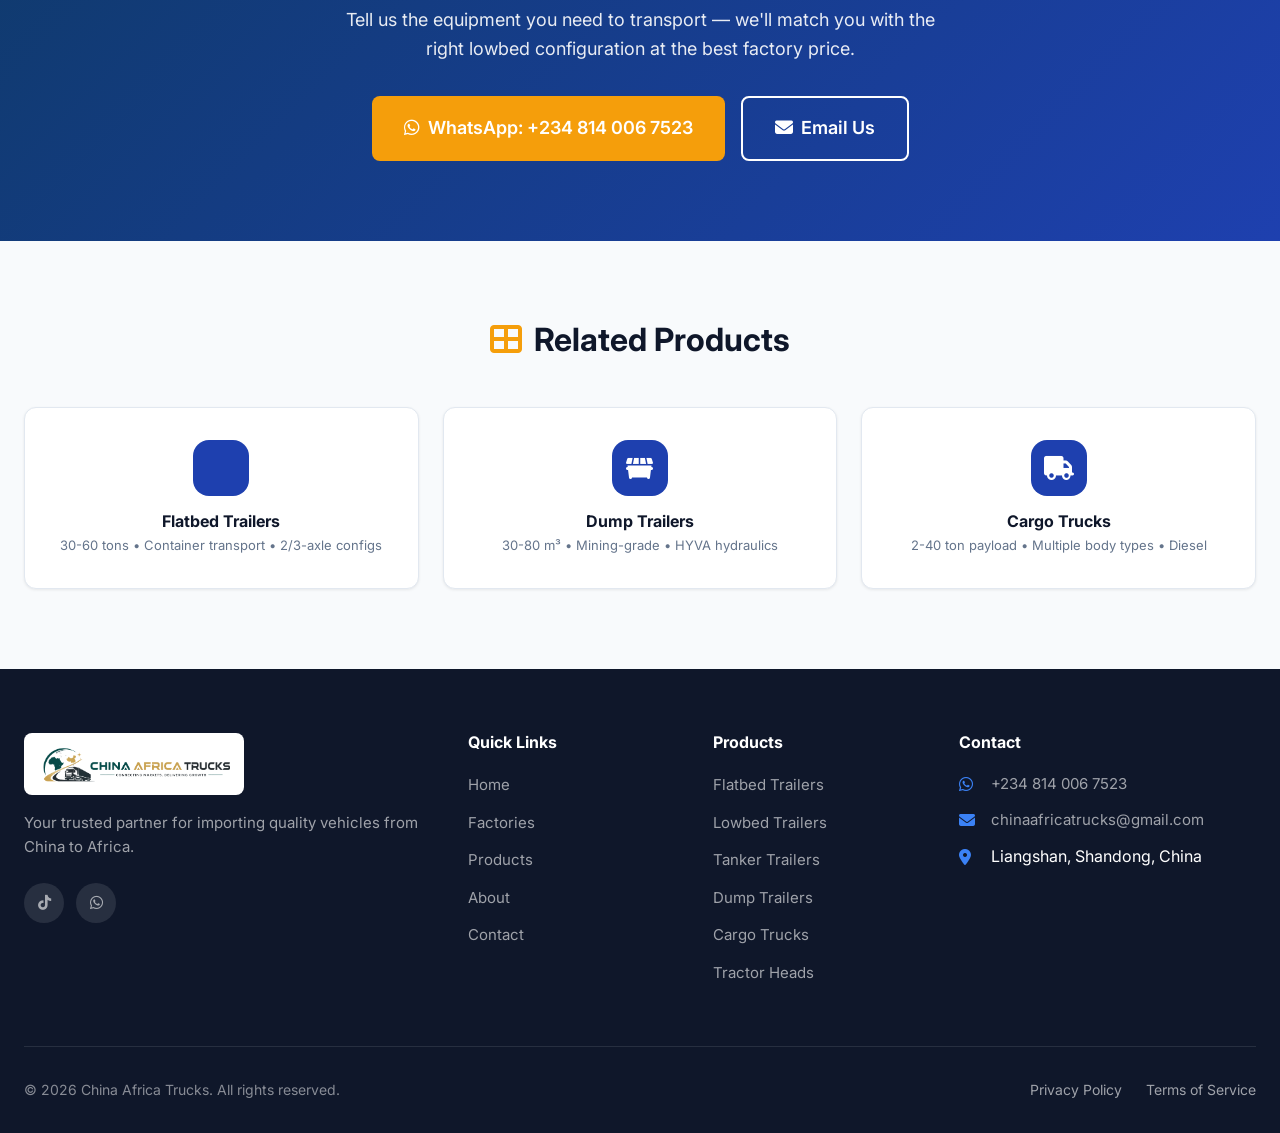
<file: products/lowbed.html>
<!DOCTYPE html>
<html lang="en">
<head>
<!-- Google tag (gtag.js) -->
<script async src="https://www.googletagmanager.com/gtag/js?id=G-PNVCPDTN8Y"></script>
<script>
  window.dataLayer = window.dataLayer || [];
  function gtag(){dataLayer.push(arguments);}
  gtag('js', new Date());
  gtag('config', 'G-PNVCPDTN8Y');
</script>
<meta charset="UTF-8">
<meta name="viewport" content="width=device-width, initial-scale=1.0">
<title>Lowbed Trailers | China Africa Trucks</title>
<meta name="description" content="Heavy-duty lowbed trailers for construction and mining equipment. 30-100 tons with extendable decks from Huayu and Tongya.">
<link rel="preconnect" href="https://fonts.googleapis.com">
<link rel="preconnect" href="https://fonts.gstatic.com" crossorigin>
<link href="https://fonts.googleapis.com/css2?family=Inter:wght@400;500;600;700;800&display=swap" rel="stylesheet">
<link rel="stylesheet" href="https://cdnjs.cloudflare.com/ajax/libs/font-awesome/6.4.0/css/all.min.css">
<link rel="stylesheet" href="../css/style.css">
<link rel="icon" type="image/png" href="../assets/images/site-logo-transparent.png">
<style>
.product-hero {
background: linear-gradient(135deg, #5b21b6 0%, #7c3aed 50%, #8b5cf6 100%);
color: white;
padding: 8rem 0 4rem;
margin-top: 72px;
position: relative;
overflow: hidden;
}
.product-hero::before {
content: '';
position: absolute;
inset: 0;
background-image: radial-gradient(circle at 2px 2px, rgba(255,255,255,0.08) 1px, transparent 0);
background-size: 40px 40px;
}
.product-hero .container { position: relative; z-index: 1; }
.product-hero-grid {
display: grid;
grid-template-columns: 1fr 1fr;
gap: 4rem;
align-items: center;
}
.product-hero-text h1 {
color: white;
font-size: clamp(2rem, 4vw, 3rem);
margin-bottom: 1rem;
line-height: 1.15;
}
.product-hero-text .product-badge {
display: inline-flex;
align-items: center;
gap: 0.5rem;
padding: 0.5rem 1rem;
background: rgba(255,255,255,0.15);
backdrop-filter: blur(10px);
border-radius: 9999px;
font-size: 0.875rem;
font-weight: 500;
margin-bottom: 1.5rem;
}
.product-hero-text .product-badge i { color: #c4b5fd; }
.product-hero-text .product-desc {
font-size: 1.125rem;
line-height: 1.8;
opacity: 0.9;
margin-bottom: 2rem;
}
.product-hero-text .product-actions {
display: flex;
gap: 1rem;
flex-wrap: wrap;
}
.product-hero-image img {
width: 100%;
border-radius: 1rem;
box-shadow: 0 20px 40px rgba(0,0,0,0.3);
}
.product-hero-image .image-placeholder {
width: 100%;
aspect-ratio: 16/10;
background: rgba(255,255,255,0.1);
border-radius: 1rem;
display: flex;
flex-direction: column;
align-items: center;
justify-content: center;
gap: 1rem;
color: rgba(255,255,255,0.6);
font-size: 1rem;
border: 2px dashed rgba(255,255,255,0.2);
}
.product-hero-image .image-placeholder i {
font-size: 4rem;
color: rgba(255,255,255,0.4);
}
.specs-section { padding: 5rem 0; }
.specs-section h2 { text-align: center; margin-bottom: 3rem; font-size: 2rem; }
.specs-table {
width: 100%;
border-collapse: collapse;
border-radius: 0.75rem;
overflow: hidden;
box-shadow: 0 1px 3px rgba(0,0,0,0.08);
}
.specs-table th {
background: #7c3aed;
color: white;
padding: 1rem 1.25rem;
text-align: left;
font-weight: 600;
font-size: 0.9375rem;
}
.specs-table th:first-child { width: 35%; }
.specs-table td {
padding: 0.875rem 1.25rem;
border-bottom: 1px solid #e2e8f0;
font-size: 0.9375rem;
}
.specs-table td:first-child { font-weight: 600; color: #0f172a; }
.specs-table tr:nth-child(even) td { background: #f8fafc; }
.specs-table tr:last-child td { border-bottom: none; }
.manufacturers-section { padding: 5rem 0; background: #f8fafc; }
.manufacturers-section h2 { text-align: center; margin-bottom: 3rem; font-size: 2rem; }
.manufacturers-grid { display: grid; grid-template-columns: repeat(auto-fit, minmax(300px, 1fr)); gap: 2rem; }
.manufacturer-card {
background: white;
border-radius: 1rem;
padding: 2rem;
box-shadow: 0 1px 3px rgba(0,0,0,0.08);
border: 1px solid #e2e8f0;
transition: transform 0.3s ease, box-shadow 0.3s ease;
}
.manufacturer-card:hover { transform: translateY(-4px); box-shadow: 0 12px 24px rgba(0,0,0,0.12); }
.manufacturer-card .m-icon {
width: 64px; height: 64px;
background: rgba(124,58,237,0.1);
border-radius: 1rem;
display: flex;
align-items: center;
justify-content: center;
font-size: 1.75rem;
color: #7c3aed;
margin-bottom: 1rem;
}
.manufacturer-card h3 { font-size: 1.25rem; margin-bottom: 0.5rem; }
.manufacturer-card p { color: #64748b; font-size: 0.9375rem; line-height: 1.7; margin-bottom: 0; }
.features-section { padding: 5rem 0; }
.features-section h2 { text-align: center; margin-bottom: 3rem; font-size: 2rem; }
.features-grid { display: grid; grid-template-columns: repeat(auto-fit, minmax(250px, 1fr)); gap: 2rem; }
.feature-card {
background: white;
border-radius: 1rem;
padding: 2rem;
text-align: center;
box-shadow: 0 1px 3px rgba(0,0,0,0.08);
border: 1px solid #e2e8f0;
transition: transform 0.3s ease;
}
.feature-card:hover { transform: translateY(-4px); }
.feature-card .f-icon {
width: 64px; height: 64px;
background: rgba(124,58,237,0.1);
border-radius: 50%;
display: flex;
align-items: center;
justify-content: center;
font-size: 1.75rem;
color: #7c3aed;
margin: 0 auto 1rem;
}
.feature-card h3 { font-size: 1.125rem; margin-bottom: 0.5rem; }
.feature-card p { color: #64748b; font-size: 0.875rem; line-height: 1.6; margin-bottom: 0; }
.cta-section {
padding: 5rem 0;
background: linear-gradient(135deg, #5b21b6 0%, #7c3aed 100%);
color: white;
text-align: center;
}
.cta-section h2 { color: white; font-size: 2rem; margin-bottom: 1rem; }
.cta-section p { font-size: 1.125rem; opacity: 0.9; margin-bottom: 2rem; max-width: 600px; margin-left: auto; margin-right: auto; }
.cta-section .cta-buttons { display: flex; gap: 1rem; justify-content: center; flex-wrap: wrap; }
.related-section { padding: 5rem 0; background: #f8fafc; }
.related-section h2 { text-align: center; margin-bottom: 3rem; font-size: 2rem; }
.related-grid { display: grid; grid-template-columns: repeat(auto-fit, minmax(220px, 1fr)); gap: 1.5rem; }
.related-card {
background: white;
border-radius: 1rem;
padding: 2rem 1.5rem;
text-align: center;
box-shadow: 0 1px 3px rgba(0,0,0,0.08);
border: 1px solid #e2e8f0;
text-decoration: none;
color: inherit;
transition: transform 0.3s ease, box-shadow 0.3s ease;
display: block;
}
.related-card:hover { transform: translateY(-4px); box-shadow: 0 12px 24px rgba(0,0,0,0.12); }
.related-card .r-icon {
width: 56px; height: 56px;
border-radius: 1rem;
display: flex;
align-items: center;
justify-content: center;
font-size: 1.5rem;
margin: 0 auto 1rem;
color: white;
}
.related-card h3 { font-size: 1rem; margin-bottom: 0.25rem; }
.related-card p { color: #64748b; font-size: 0.8125rem; margin-bottom: 0; }
/* ===== Image Gallery ===== */
.gallery-row {
display: flex;
gap: 1rem;
padding: 2rem 0 0;
overflow-x: auto;
}
.gallery-row .gallery-img {
flex: 0 0 auto;
width: 180px;
border-radius: 0.5rem;
overflow: hidden;
border: 2px solid #e2e8f0;
transition: transform 0.3s ease, box-shadow 0.3s ease;
cursor: pointer;
}
.gallery-row .gallery-img:hover {
transform: translateY(-4px);
box-shadow: 0 8px 20px rgba(0,0,0,0.15);
}
.gallery-row .gallery-img img {
width: 100%;
height: 120px;
object-fit: cover;
display: block;
}
.gallery-row .gallery-label {
font-size: 0.75rem;
text-align: center;
padding: 0.35rem 0.5rem;
background: #f8fafc;
color: #64748b;
font-weight: 500;
}
@media (max-width: 768px) {
.product-hero-grid { grid-template-columns: 1fr; gap: 2rem; }
.product-hero-text .product-actions { flex-direction: column; }
.product-hero-text .product-actions .btn { width: 100%; justify-content: center; }
.specs-table th, .specs-table td { padding: 0.75rem 0.875rem; font-size: 0.8125rem; }
.manufacturers-grid { grid-template-columns: 1fr; }
.features-grid { grid-template-columns: 1fr; }
.related-grid { grid-template-columns: repeat(2, 1fr); }
}
@media (max-width: 480px) { .related-grid { grid-template-columns: 1fr; } }
</style>
</head>
<body>

<!-- Navigation -->
<nav class="navbar" id="navbar">
<div class="container">
<div class="nav-wrapper">
<a href="../" class="logo">
<img class="logo-image" src="../assets/images/site-logo-wide-transparent.png" alt="China Africa Trucks">
</a>
<div class="nav-menu" id="navMenu">
<ul class="nav-links">
<li><a href="../#home">Home</a></li>
<li><a href="../#factories">Factories</a></li>
<li class="dropdown">
<a href="../#products">Products <i class="fas fa-chevron-down"></i></a>
<ul class="dropdown-menu">
<li><a href="flatbed.html">Flatbed Trailers</a></li>
<li><a href="lowbed.html">Lowbed Trailers</a></li>
<li><a href="tanker.html">Tanker Trailers</a></li>
<li><a href="dump.html">Dump Trailers</a></li>
<li><a href="cargo.html">Cargo Trucks</a></li>
<li><a href="tractor.html">Tractor Heads</a></li>
</ul>
</li>
<li><a href="../#about">About</a></li>
<li><a href="../#contact">Contact</a></li>
</ul>
<div class="nav-actions">
<a href="https://wa.me/2348140067523" class="btn btn-primary btn-sm" target="_blank">
<i class="fab fa-whatsapp"></i> WhatsApp
</a>
</div>
</div>
<button class="mobile-toggle" id="mobileToggle" aria-label="Toggle Menu">
<span></span><span></span><span></span>
</button>
</div>
</div>
</nav>

<!-- Product Hero -->
<section class="product-hero">
<div class="container">
<div class="product-hero-grid">
<div class="product-hero-text">
<div class="product-badge">
<i class="fas fa-truck-moving"></i>
<span>Lowbed Trailer / 低平板挂车</span>
</div>
<h1>Heavy-Duty Lowbed Trailers</h1>
<p class="product-desc">Heavy-duty lowbed trailers for construction and mining equipment. 30-100 tons capacity with extendable decks, designed to transport excavators, rollers, bulldozers, and mining machinery across Africa's toughest terrain.</p>
<div class="product-actions">
<a href="https://wa.me/2348140067523" class="btn btn-secondary btn-lg" target="_blank">
<i class="fab fa-whatsapp"></i> Get Quote
</a>
<a href="#specs" class="btn btn-outline btn-lg" style="border-color:white;color:white;">
<i class="fas fa-list"></i> View Specs
</a>
</div>
</div>
<div class="product-hero-image">
<img src="../assets/images/huayu/2025-huayu-module-lowbed.jpg" alt="Huayu modular lowbed semi trailer" loading="eager">
</div>
</div>
</div>
</section>

<!-- Image Gallery -->
<section style="padding: 1.5rem 0 0;">
<div class="container">
<div class="gallery-row">
<div class="gallery-img" onclick="window.open('../assets/images/huayu/2025-huayu-module-lowbed.jpg','_blank')">
<img src="../assets/images/huayu/2025-huayu-module-lowbed.jpg" alt="Huayu modular lowbed semi trailer">
<div class="gallery-label">Modular Lowbed</div>
</div>
<div class="gallery-img" onclick="window.open('../assets/images/huayu/huayu-lowbed-1.jpg','_blank')">
<img src="../assets/images/huayu/huayu-lowbed-1.jpg" alt="Huayu Lowbed Trailer">
<div class="gallery-label">Huayu Lowbed</div>
</div>
</div>
</div>
</section>

<!-- Specs Section -->
<section class="specs-section" id="specs">
<div class="container">
<h2><i class="fas fa-list" style="color:#7c3aed;margin-right:0.75rem;"></i>Technical Specifications</h2>
<div style="overflow-x:auto;">
<table class="specs-table">
<thead>
<tr><th>Specification</th><th>Details</th></tr>
</thead>
<tbody>
<tr><td>Load Capacity</td><td>30 tons / 50 tons / 60 tons / 80 tons / 100 tons</td></tr>
<tr><td>Axles</td><td>3-axle (30-50 tons) / 4-axle (60-80 tons) / 5-axle (100 tons)</td></tr>
<tr><td>Deck Height</td><td>0.9m (ultra-low) / 1.0m (standard) / 1.2m (heavy-duty)</td></tr>
<tr><td>Deck Type</td><td>Fixed deck or Hydraulic Extendable (+2m to +4m)</td></tr>
<tr><td>Deck Width</td><td>2.5m (standard) / 2.55m / 3.0m (custom wide)</td></tr>
<tr><td>Ramps</td><td>Hydraulic folding ramps (standard) or Mechanical ramps (economy)</td></tr>
<tr><td>Suspension</td><td>Heavy-duty multi-leaf spring suspension</td></tr>
<tr><td>Tires</td><td>8.25R20 (12-ply) or 12R22.5 (tubeless) — double wheels</td></tr>
<tr><td>Kingpin</td><td>3.5" JOST (standard) / 2.0" available</td></tr>
<tr><td>Brake System</td><td>Dual-line air brakes with ABS — WABCO valves</td></tr>
<tr><td>Main Beam</td><td>Q345B / Q460C high-strength steel — stepped or straight</td></tr>
<tr><td>Extendable Deck</td><td>Optional hydraulic extension — 2m to 4m additional length</td></tr>
<tr><td>Paint</td><td>Sandblasting + primer + 2K polyurethane top coat</td></tr>
<tr><td>Electrical</td><td>24V LED lighting with waterproof connectors</td></tr>
<tr><td>Warranty</td><td>12 months structural warranty</td></tr>
</tbody>
</table>
</div>
</div>
</section>

<!-- Manufacturers Section -->
<section class="manufacturers-section">
<div class="container">
<h2><i class="fas fa-industry" style="color:#7c3aed;margin-right:0.75rem;"></i>Manufacturers</h2>
<div class="manufacturers-grid">
<div class="manufacturer-card">
<div class="m-icon"><i class="fas fa-truck-moving"></i></div>
<h3>Huayu Trailers</h3>
<p>Huayu specializes in heavy-duty lowbed trailers with capacities up to 100 tons. Their lowbeds feature reinforced stepped frames, heavy-duty spring suspensions, and hydraulic ramps. Huayu's lowbed trailers are the first choice for African mining and construction companies due to their proven durability under extreme loads.</p>
</div>
<div class="manufacturer-card">
<div class="m-icon"><i class="fas fa-cogs"></i></div>
<h3>Tongya Heavy Industry</h3>
<p>Tongya offers custom lowbed configurations with multiple axle options and extendable decks. Their engineering team works with clients to design purpose-built trailers for specialized equipment transport needs.</p>
</div>
</div>
</div>
</section>

<!-- Features Section -->
<section class="features-section">
<div class="container">
<h2><i class="fas fa-star" style="color:#7c3aed;margin-right:0.75rem;"></i>Key Features</h2>
<div class="features-grid">
<div class="feature-card">
<div class="f-icon"><i class="fas fa-arrow-down"></i></div>
<h3>Ultra-Low Deck (0.9m)</h3>
<p>Minimal deck height for transporting tall equipment with lower loading angles. Ideal for excavators, drilling rigs, and mining machinery.</p>
</div>
<div class="feature-card">
<div class="f-icon"><i class="fas fa-arrows-left-right"></i></div>
<h3>Extendable Deck</h3>
<p>Hydraulic extension system adds 2-4 meters of additional deck length, allowing flexible transport of oversized equipment without special permits.</p>
</div>
<div class="feature-card">
<div class="f-icon"><i class="fas fa-ramp-loading"></i></div>
<h3>Heavy-Duty Ramps</h3>
<p>Hydraulic folding ramps rated for the same capacity as the trailer. Reinforced hinge points and anti-slip surface for safe loading.</p>
</div>
<div class="feature-card">
<div class="f-icon"><i class="fas fa-layer-group"></i></div>
<h3>Multi-Axle (3-5)</h3>
<p>Multiple axle configurations distribute load evenly, reduce per-axle weight, and comply with axle load regulations in African countries.</p>
</div>
</div>
</div>
</section>

<!-- CTA Section -->
<section class="cta-section">
<div class="container">
<h2>Need a Lowbed for Your Heavy Equipment?</h2>
<p>Tell us the equipment you need to transport — we'll match you with the right lowbed configuration at the best factory price.</p>
<div class="cta-buttons">
<a href="https://wa.me/2348140067523" class="btn btn-secondary btn-lg" target="_blank">
<i class="fab fa-whatsapp"></i> WhatsApp: +234 814 006 7523
</a>
<a href="mailto:chinaafricatrucks@gmail.com" class="btn btn-outline btn-lg" style="border-color:white;color:white;">
<i class="fas fa-envelope"></i> Email Us
</a>
</div>
</div>
</section>

<!-- Related Products -->
<section class="related-section">
<div class="container">
<h2><i class="fas fa-th-large" style="color:#7c3aed;margin-right:0.75rem;"></i>Related Products</h2>
<div class="related-grid">
<a href="flatbed.html" class="related-card">
<div class="r-icon" style="background:#1e40af;"><i class="fas fa-truck-flatbed"></i></div>
<h3>Flatbed Trailers</h3>
<p>30-60 tons &bull; Container transport &bull; 2/3-axle configs</p>
</a>
<a href="dump.html" class="related-card">
<div class="r-icon" style="background:#f59e0b;"><i class="fas fa-dumpster"></i></div>
<h3>Dump Trailers</h3>
<p>30-80 m&sup3; &bull; Mining-grade &bull; HYVA hydraulics</p>
</a>
<a href="cargo.html" class="related-card">
<div class="r-icon" style="background:#10b981;"><i class="fas fa-truck"></i></div>
<h3>Cargo Trucks</h3>
<p>2-40 ton payload &bull; Multiple body types &bull; Diesel</p>
</a>
</div>
</div>
</section>

<!-- Footer -->
<footer class="footer">
<div class="container">
<div class="footer-grid">
<div class="footer-brand">
<a href="../" class="logo">
<img class="logo-image" src="../assets/images/site-logo-wide-transparent.png" alt="China Africa Trucks">
</a>
<p class="footer-tagline">Your trusted partner for importing quality vehicles from China to Africa.</p>
<div class="footer-social">
<a href="https://tiktok.com/@ChinaAfricaTrucks" target="_blank" aria-label="TikTok"><i class="fab fa-tiktok"></i></a>
<a href="https://wa.me/2348140067523" target="_blank" aria-label="WhatsApp"><i class="fab fa-whatsapp"></i></a>
</div>
</div>
<div class="footer-links">
<h4>Quick Links</h4>
<ul>
<li><a href="../#home">Home</a></li>
<li><a href="../#factories">Factories</a></li>
<li><a href="../#products">Products</a></li>
<li><a href="../#about">About</a></li>
<li><a href="../#contact">Contact</a></li>
</ul>
</div>
<div class="footer-products">
<h4>Products</h4>
<ul>
<li><a href="flatbed.html">Flatbed Trailers</a></li>
<li><a href="lowbed.html">Lowbed Trailers</a></li>
<li><a href="tanker.html">Tanker Trailers</a></li>
<li><a href="dump.html">Dump Trailers</a></li>
<li><a href="cargo.html">Cargo Trucks</a></li>
<li><a href="tractor.html">Tractor Heads</a></li>
</ul>
</div>
<div class="footer-contact">
<h4>Contact</h4>
<ul>
<li><i class="fab fa-whatsapp"></i> <a href="https://wa.me/2348140067523" target="_blank">+234 814 006 7523</a></li>
<li><i class="fas fa-envelope"></i> <a href="mailto:chinaafricatrucks@gmail.com">chinaafricatrucks@gmail.com</a></li>
<li><i class="fas fa-map-marker-alt"></i> <span>Liangshan, Shandong, China</span></li>
</ul>
</div>
</div>
<div class="footer-bottom">
<p>&copy; 2026 China Africa Trucks. All rights reserved.</p>
<div class="footer-legal">
<a href="#">Privacy Policy</a>
<a href="#">Terms of Service</a>
</div>
</div>
</div>
</footer>

<!-- WhatsApp Float -->
<a href="https://wa.me/2348140067523" class="whatsapp-float" target="_blank" aria-label="Chat on WhatsApp">
<i class="fab fa-whatsapp"></i>
<span class="whatsapp-tooltip">Chat with us</span>
</a>

<!-- Mobile Toggle Script -->
<script>
document.addEventListener('DOMContentLoaded', function() {
var toggle = document.getElementById('mobileToggle');
var menu = document.getElementById('navMenu');
if (toggle && menu) {
toggle.addEventListener('click', function() {
menu.classList.toggle('active');
var spans = toggle.querySelectorAll('span');
spans.forEach(function(s) { s.classList.toggle('active'); });
});
}
});
</script>
</body>
</html>
</file>
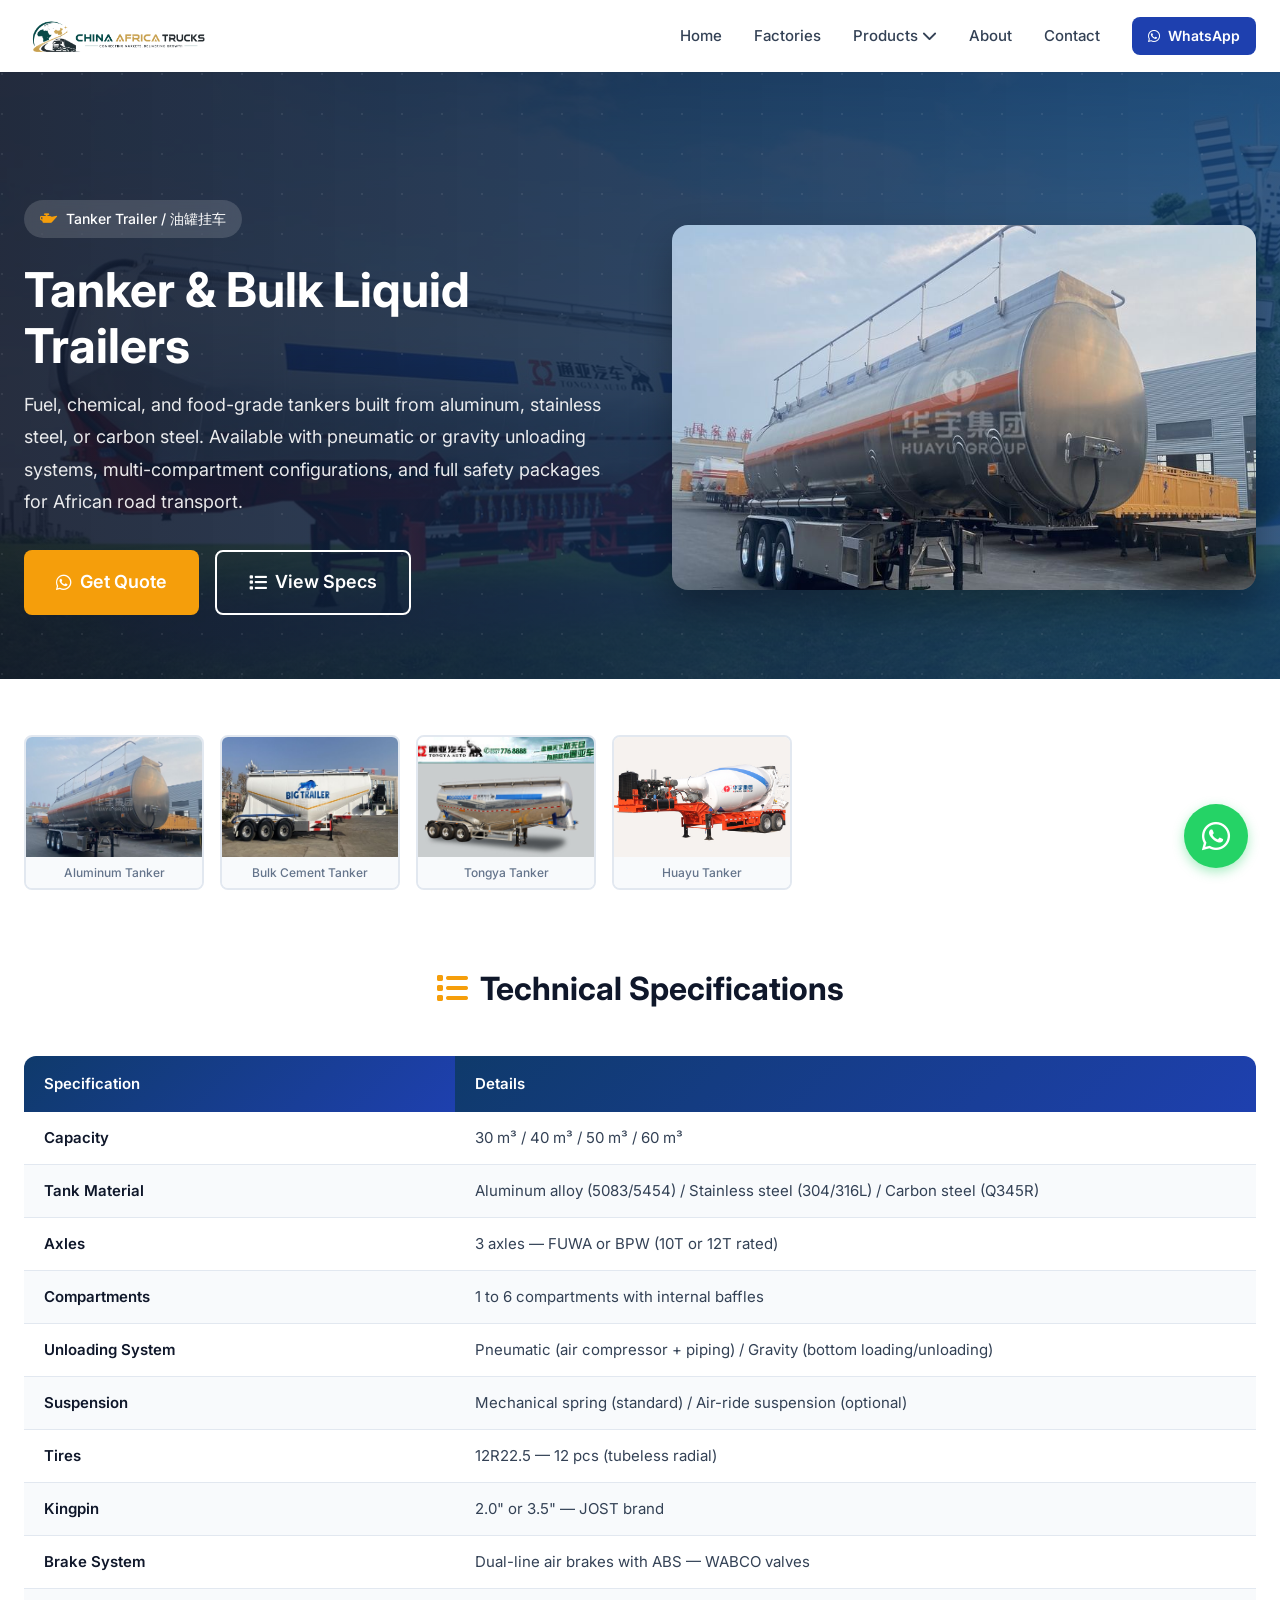
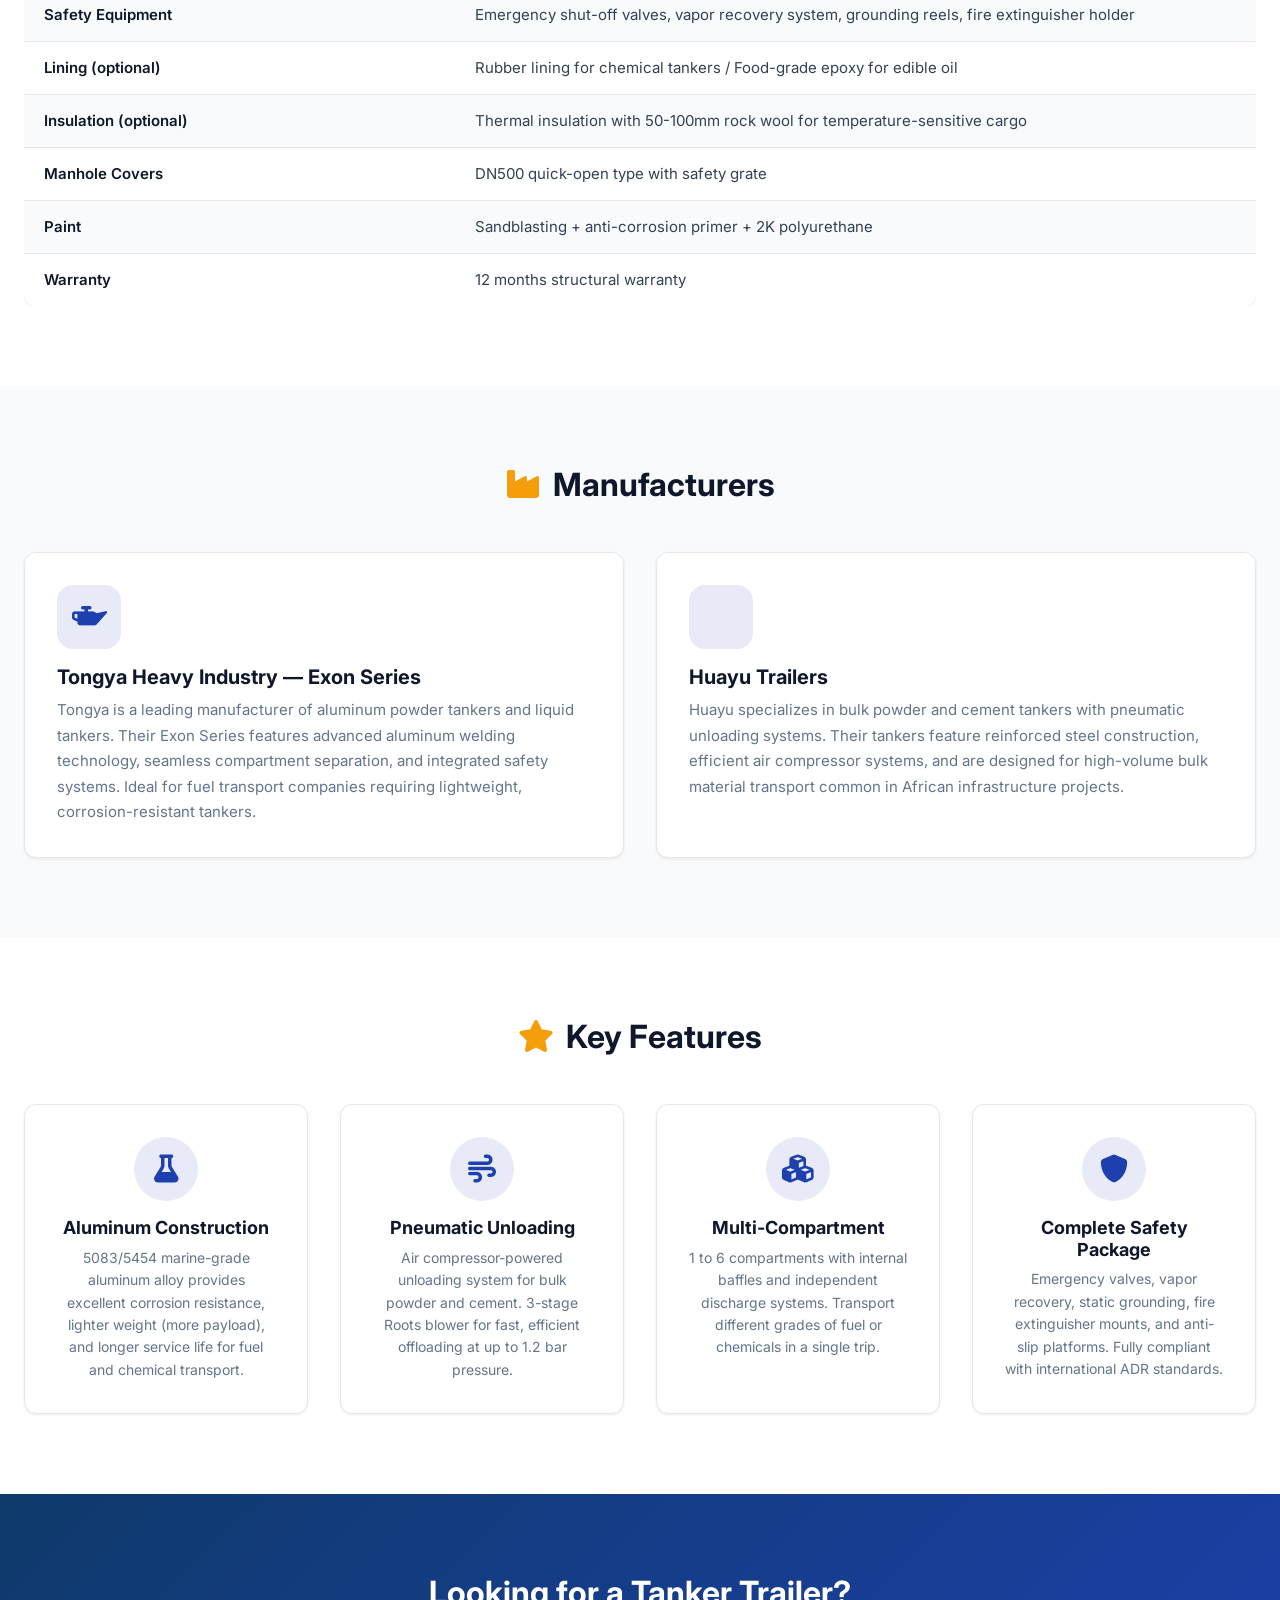
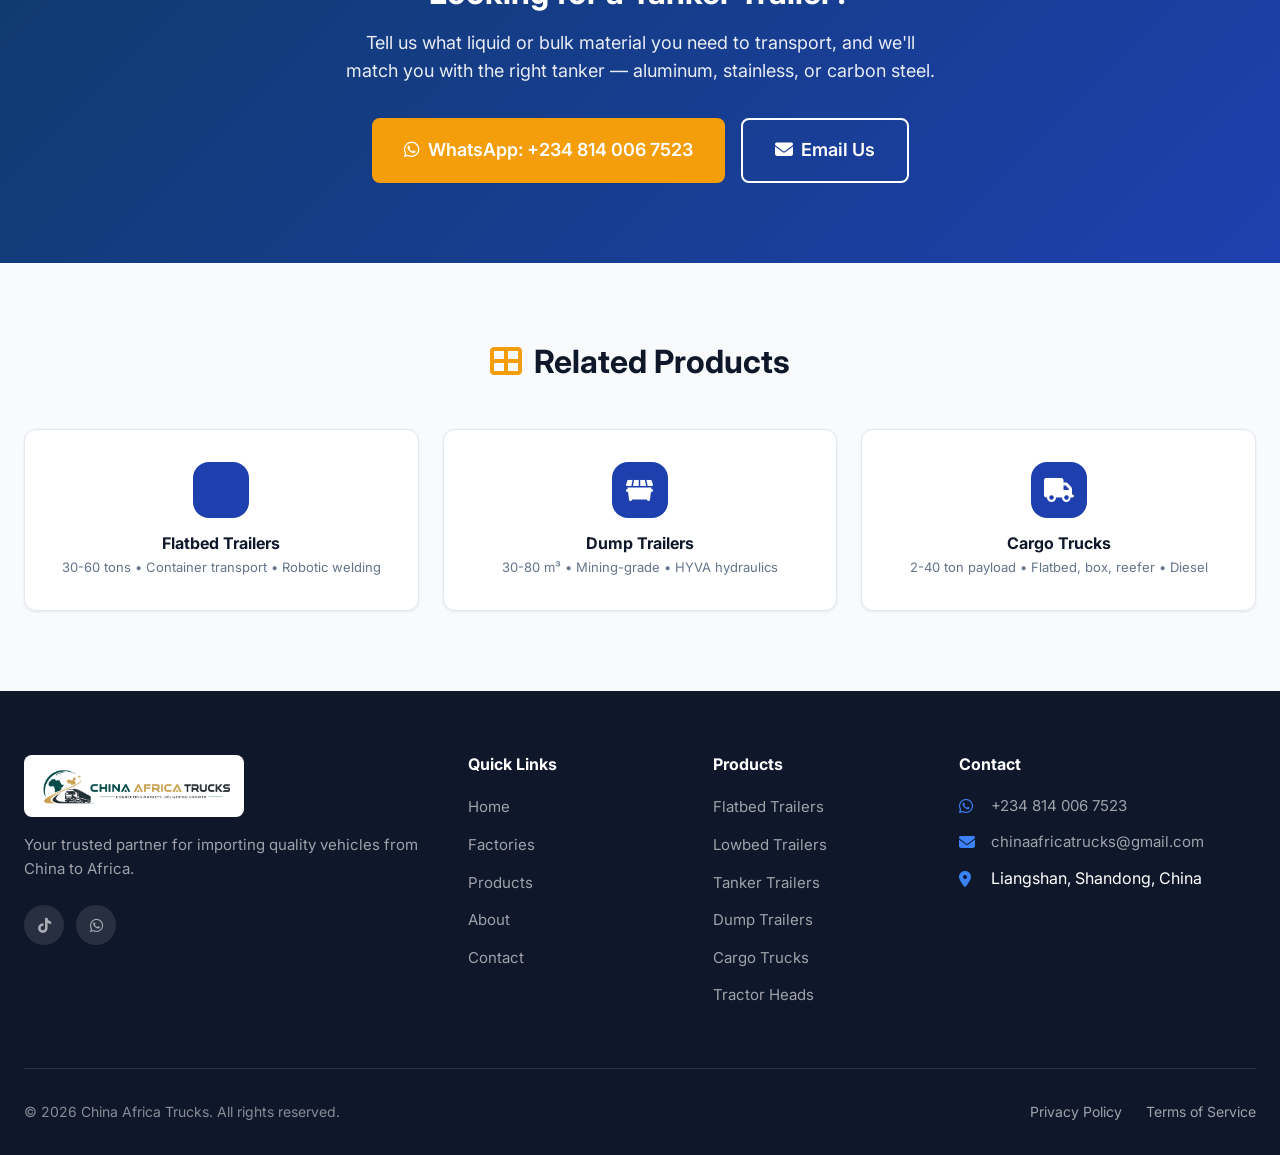
<file: products/tanker.html>
<!DOCTYPE html>
<html lang="en">
<head>
<!-- Google tag (gtag.js) -->
<script async src="https://www.googletagmanager.com/gtag/js?id=G-PNVCPDTN8Y"></script>
<script>
  window.dataLayer = window.dataLayer || [];
  function gtag(){dataLayer.push(arguments);}
  gtag('js', new Date());
  gtag('config', 'G-PNVCPDTN8Y');
</script>
<meta charset="UTF-8">
<meta name="viewport" content="width=device-width, initial-scale=1.0">
<title>Tanker Trailers | China Africa Trucks</title>
<meta name="description" content="Fuel, chemical, and food-grade tankers. Aluminum, stainless steel, or carbon steel with pneumatic/gravity unloading from Tongya and Huayu.">
<link rel="preconnect" href="https://fonts.googleapis.com">
<link rel="preconnect" href="https://fonts.gstatic.com" crossorigin>
<link href="https://fonts.googleapis.com/css2?family=Inter:wght@400;500;600;700;800&display=swap" rel="stylesheet">
<link rel="stylesheet" href="https://cdnjs.cloudflare.com/ajax/libs/font-awesome/6.4.0/css/all.min.css">
<link rel="stylesheet" href="../css/style.css">
<link rel="icon" type="image/png" href="../assets/images/site-logo-transparent.png">
<style>
.product-hero {
background: linear-gradient(135deg, #991b1b 0%, #dc2626 50%, #ef4444 100%);
color: white;
padding: 8rem 0 4rem;
margin-top: 72px;
position: relative;
overflow: hidden;
}
.product-hero::before {
content: '';
position: absolute;
inset: 0;
background-image: radial-gradient(circle at 2px 2px, rgba(255,255,255,0.08) 1px, transparent 0);
background-size: 40px 40px;
}
.product-hero .container { position: relative; z-index: 1; }
.product-hero-grid {
display: grid;
grid-template-columns: 1fr 1fr;
gap: 4rem;
align-items: center;
}
.product-hero-text h1 {
color: white;
font-size: clamp(2rem, 4vw, 3rem);
margin-bottom: 1rem;
line-height: 1.15;
}
.product-hero-text .product-badge {
display: inline-flex;
align-items: center;
gap: 0.5rem;
padding: 0.5rem 1rem;
background: rgba(255,255,255,0.15);
backdrop-filter: blur(10px);
border-radius: 9999px;
font-size: 0.875rem;
font-weight: 500;
margin-bottom: 1.5rem;
}
.product-hero-text .product-badge i { color: #fca5a5; }
.product-hero-text .product-desc {
font-size: 1.125rem;
line-height: 1.8;
opacity: 0.9;
margin-bottom: 2rem;
}
.product-hero-text .product-actions {
display: flex;
gap: 1rem;
flex-wrap: wrap;
}
.product-hero-image img {
width: 100%;
border-radius: 1rem;
box-shadow: 0 20px 40px rgba(0,0,0,0.3);
}
.product-hero-image .image-placeholder {
width: 100%;
aspect-ratio: 16/10;
background: rgba(255,255,255,0.1);
border-radius: 1rem;
display: flex;
flex-direction: column;
align-items: center;
justify-content: center;
gap: 1rem;
color: rgba(255,255,255,0.6);
font-size: 1rem;
border: 2px dashed rgba(255,255,255,0.2);
}
.product-hero-image .image-placeholder i {
font-size: 4rem;
color: rgba(255,255,255,0.4);
}
.specs-section { padding: 5rem 0; }
.specs-section h2 { text-align: center; margin-bottom: 3rem; font-size: 2rem; }
.specs-table {
width: 100%;
border-collapse: collapse;
border-radius: 0.75rem;
overflow: hidden;
box-shadow: 0 1px 3px rgba(0,0,0,0.08);
}
.specs-table th {
background: #dc2626;
color: white;
padding: 1rem 1.25rem;
text-align: left;
font-weight: 600;
font-size: 0.9375rem;
}
.specs-table th:first-child { width: 35%; }
.specs-table td {
padding: 0.875rem 1.25rem;
border-bottom: 1px solid #e2e8f0;
font-size: 0.9375rem;
}
.specs-table td:first-child { font-weight: 600; color: #0f172a; }
.specs-table tr:nth-child(even) td { background: #f8fafc; }
.specs-table tr:last-child td { border-bottom: none; }
.manufacturers-section { padding: 5rem 0; background: #f8fafc; }
.manufacturers-section h2 { text-align: center; margin-bottom: 3rem; font-size: 2rem; }
.manufacturers-grid { display: grid; grid-template-columns: repeat(auto-fit, minmax(300px, 1fr)); gap: 2rem; }
.manufacturer-card {
background: white;
border-radius: 1rem;
padding: 2rem;
box-shadow: 0 1px 3px rgba(0,0,0,0.08);
border: 1px solid #e2e8f0;
transition: transform 0.3s ease, box-shadow 0.3s ease;
}
.manufacturer-card:hover { transform: translateY(-4px); box-shadow: 0 12px 24px rgba(0,0,0,0.12); }
.manufacturer-card .m-icon {
width: 64px; height: 64px;
background: rgba(220,38,38,0.1);
border-radius: 1rem;
display: flex;
align-items: center;
justify-content: center;
font-size: 1.75rem;
color: #dc2626;
margin-bottom: 1rem;
}
.manufacturer-card h3 { font-size: 1.25rem; margin-bottom: 0.5rem; }
.manufacturer-card p { color: #64748b; font-size: 0.9375rem; line-height: 1.7; margin-bottom: 0; }
.features-section { padding: 5rem 0; }
.features-section h2 { text-align: center; margin-bottom: 3rem; font-size: 2rem; }
.features-grid { display: grid; grid-template-columns: repeat(auto-fit, minmax(250px, 1fr)); gap: 2rem; }
.feature-card {
background: white;
border-radius: 1rem;
padding: 2rem;
text-align: center;
box-shadow: 0 1px 3px rgba(0,0,0,0.08);
border: 1px solid #e2e8f0;
transition: transform 0.3s ease;
}
.feature-card:hover { transform: translateY(-4px); }
.feature-card .f-icon {
width: 64px; height: 64px;
background: rgba(220,38,38,0.1);
border-radius: 50%;
display: flex;
align-items: center;
justify-content: center;
font-size: 1.75rem;
color: #dc2626;
margin: 0 auto 1rem;
}
.feature-card h3 { font-size: 1.125rem; margin-bottom: 0.5rem; }
.feature-card p { color: #64748b; font-size: 0.875rem; line-height: 1.6; margin-bottom: 0; }
.cta-section {
padding: 5rem 0;
background: linear-gradient(135deg, #991b1b 0%, #dc2626 100%);
color: white;
text-align: center;
}
.cta-section h2 { color: white; font-size: 2rem; margin-bottom: 1rem; }
.cta-section p { font-size: 1.125rem; opacity: 0.9; margin-bottom: 2rem; max-width: 600px; margin-left: auto; margin-right: auto; }
.cta-section .cta-buttons { display: flex; gap: 1rem; justify-content: center; flex-wrap: wrap; }
.related-section { padding: 5rem 0; background: #f8fafc; }
.related-section h2 { text-align: center; margin-bottom: 3rem; font-size: 2rem; }
.related-grid { display: grid; grid-template-columns: repeat(auto-fit, minmax(220px, 1fr)); gap: 1.5rem; }
.related-card {
background: white;
border-radius: 1rem;
padding: 2rem 1.5rem;
text-align: center;
box-shadow: 0 1px 3px rgba(0,0,0,0.08);
border: 1px solid #e2e8f0;
text-decoration: none;
color: inherit;
transition: transform 0.3s ease, box-shadow 0.3s ease;
display: block;
}
.related-card:hover { transform: translateY(-4px); box-shadow: 0 12px 24px rgba(0,0,0,0.12); }
.related-card .r-icon {
width: 56px; height: 56px;
border-radius: 1rem;
display: flex;
align-items: center;
justify-content: center;
font-size: 1.5rem;
margin: 0 auto 1rem;
color: white;
}
.related-card h3 { font-size: 1rem; margin-bottom: 0.25rem; }
.related-card p { color: #64748b; font-size: 0.8125rem; margin-bottom: 0; }
/* ===== Image Gallery ===== */
.gallery-row {
display: flex;
gap: 1rem;
padding: 2rem 0 0;
overflow-x: auto;
}
.gallery-row .gallery-img {
flex: 0 0 auto;
width: 180px;
border-radius: 0.5rem;
overflow: hidden;
border: 2px solid #e2e8f0;
transition: transform 0.3s ease, box-shadow 0.3s ease;
cursor: pointer;
}
.gallery-row .gallery-img:hover {
transform: translateY(-4px);
box-shadow: 0 8px 20px rgba(0,0,0,0.15);
}
.gallery-row .gallery-img img {
width: 100%;
height: 120px;
object-fit: cover;
display: block;
}
.gallery-row .gallery-label {
font-size: 0.75rem;
text-align: center;
padding: 0.35rem 0.5rem;
background: #f8fafc;
color: #64748b;
font-weight: 500;
}
@media (max-width: 768px) {
.product-hero-grid { grid-template-columns: 1fr; gap: 2rem; }
.product-hero-text .product-actions { flex-direction: column; }
.product-hero-text .product-actions .btn { width: 100%; justify-content: center; }
.specs-table th, .specs-table td { padding: 0.75rem 0.875rem; font-size: 0.8125rem; }
.manufacturers-grid { grid-template-columns: 1fr; }
.features-grid { grid-template-columns: 1fr; }
.related-grid { grid-template-columns: repeat(2, 1fr); }
}
@media (max-width: 480px) { .related-grid { grid-template-columns: 1fr; } }
</style>
</head>
<body>

<!-- Navigation -->
<nav class="navbar" id="navbar">
<div class="container">
<div class="nav-wrapper">
<a href="../" class="logo">
<img class="logo-image" src="../assets/images/site-logo-wide-transparent.png" alt="China Africa Trucks">
</a>
<div class="nav-menu" id="navMenu">
<ul class="nav-links">
<li><a href="../#home">Home</a></li>
<li><a href="../#factories">Factories</a></li>
<li class="dropdown">
<a href="../#products">Products <i class="fas fa-chevron-down"></i></a>
<ul class="dropdown-menu">
<li><a href="flatbed.html">Flatbed Trailers</a></li>
<li><a href="lowbed.html">Lowbed Trailers</a></li>
<li><a href="tanker.html">Tanker Trailers</a></li>
<li><a href="dump.html">Dump Trailers</a></li>
<li><a href="cargo.html">Cargo Trucks</a></li>
<li><a href="tractor.html">Tractor Heads</a></li>
</ul>
</li>
<li><a href="../#about">About</a></li>
<li><a href="../#contact">Contact</a></li>
</ul>
<div class="nav-actions">
<a href="https://wa.me/2348140067523" class="btn btn-primary btn-sm" target="_blank">
<i class="fab fa-whatsapp"></i> WhatsApp
</a>
</div>
</div>
<button class="mobile-toggle" id="mobileToggle" aria-label="Toggle Menu">
<span></span><span></span><span></span>
</button>
</div>
</div>
</nav>

<!-- Product Hero -->
<section class="product-hero">
<div class="container">
<div class="product-hero-grid">
<div class="product-hero-text">
<div class="product-badge">
<i class="fas fa-oil-can"></i>
<span>Tanker Trailer / 油罐挂车</span>
</div>
<h1>Tanker &amp; Bulk Liquid Trailers</h1>
<p class="product-desc">Fuel, chemical, and food-grade tankers built from aluminum, stainless steel, or carbon steel. Available with pneumatic or gravity unloading systems, multi-compartment configurations, and full safety packages for African road transport.</p>
<div class="product-actions">
<a href="https://wa.me/2348140067523" class="btn btn-secondary btn-lg" target="_blank">
<i class="fab fa-whatsapp"></i> Get Quote
</a>
<a href="#specs" class="btn btn-outline btn-lg" style="border-color:white;color:white;">
<i class="fas fa-list"></i> View Specs
</a>
</div>
</div>
<div class="product-hero-image">
<img src="../assets/images/huayu/2025-huayu-aluminum-tanker.jpg" alt="Huayu aluminum alloy oil tanker semi trailer" loading="eager">
</div>
</div>
</div>
</section>

<!-- Image Gallery -->
<section style="padding: 1.5rem 0 0;">
<div class="container">
<div class="gallery-row">
<div class="gallery-img" onclick="window.open('../assets/images/huayu/2025-huayu-aluminum-tanker.jpg','_blank')">
<img src="../assets/images/huayu/2025-huayu-aluminum-tanker.jpg" alt="Huayu aluminum alloy oil tanker semi trailer">
<div class="gallery-label">Aluminum Tanker</div>
</div>
<div class="gallery-img" onclick="window.open('../assets/images/huayu/2025-huayu-bulk-cement.jpg','_blank')">
<img src="../assets/images/huayu/2025-huayu-bulk-cement.jpg" alt="Huayu bulk cement tanker semi trailer">
<div class="gallery-label">Bulk Cement Tanker</div>
</div>
<div class="gallery-img" onclick="window.open('../assets/images/chinatongya/1565428549.jpg','_blank')">
<img src="../assets/images/chinatongya/1565428549.jpg" alt="Tongya Tanker Trailer">
<div class="gallery-label">Tongya Tanker</div>
</div>
<div class="gallery-img" onclick="window.open('../assets/images/huayu/huayu-tanker-1.jpg','_blank')">
<img src="../assets/images/huayu/huayu-tanker-1.jpg" alt="Huayu Tanker Trailer">
<div class="gallery-label">Huayu Tanker</div>
</div>
</div>
</div>
</section>

<!-- Specs Section -->
<section class="specs-section" id="specs">
<div class="container">
<h2><i class="fas fa-list" style="color:#dc2626;margin-right:0.75rem;"></i>Technical Specifications</h2>
<div style="overflow-x:auto;">
<table class="specs-table">
<thead>
<tr><th>Specification</th><th>Details</th></tr>
</thead>
<tbody>
<tr><td>Capacity</td><td>30 m&sup3; / 40 m&sup3; / 50 m&sup3; / 60 m&sup3;</td></tr>
<tr><td>Tank Material</td><td>Aluminum alloy (5083/5454) / Stainless steel (304/316L) / Carbon steel (Q345R)</td></tr>
<tr><td>Axles</td><td>3 axles — FUWA or BPW (10T or 12T rated)</td></tr>
<tr><td>Compartments</td><td>1 to 6 compartments with internal baffles</td></tr>
<tr><td>Unloading System</td><td>Pneumatic (air compressor + piping) / Gravity (bottom loading/unloading)</td></tr>
<tr><td>Suspension</td><td>Mechanical spring (standard) / Air-ride suspension (optional)</td></tr>
<tr><td>Tires</td><td>12R22.5 — 12 pcs (tubeless radial)</td></tr>
<tr><td>Kingpin</td><td>2.0" or 3.5" — JOST brand</td></tr>
<tr><td>Brake System</td><td>Dual-line air brakes with ABS — WABCO valves</td></tr>
<tr><td>Safety Equipment</td><td>Emergency shut-off valves, vapor recovery system, grounding reels, fire extinguisher holder</td></tr>
<tr><td>Lining (optional)</td><td>Rubber lining for chemical tankers / Food-grade epoxy for edible oil</td></tr>
<tr><td>Insulation (optional)</td><td>Thermal insulation with 50-100mm rock wool for temperature-sensitive cargo</td></tr>
<tr><td>Manhole Covers</td><td>DN500 quick-open type with safety grate</td></tr>
<tr><td>Paint</td><td>Sandblasting + anti-corrosion primer + 2K polyurethane</td></tr>
<tr><td>Warranty</td><td>12 months structural warranty</td></tr>
</tbody>
</table>
</div>
</div>
</section>

<!-- Manufacturers Section -->
<section class="manufacturers-section">
<div class="container">
<h2><i class="fas fa-industry" style="color:#dc2626;margin-right:0.75rem;"></i>Manufacturers</h2>
<div class="manufacturers-grid">
<div class="manufacturer-card">
<div class="m-icon"><i class="fas fa-oil-can"></i></div>
<h3>Tongya Heavy Industry — Exon Series</h3>
<p>Tongya is a leading manufacturer of aluminum powder tankers and liquid tankers. Their Exon Series features advanced aluminum welding technology, seamless compartment separation, and integrated safety systems. Ideal for fuel transport companies requiring lightweight, corrosion-resistant tankers.</p>
</div>
<div class="manufacturer-card">
<div class="m-icon"><i class="fas fa-dust"></i></div>
<h3>Huayu Trailers</h3>
<p>Huayu specializes in bulk powder and cement tankers with pneumatic unloading systems. Their tankers feature reinforced steel construction, efficient air compressor systems, and are designed for high-volume bulk material transport common in African infrastructure projects.</p>
</div>
</div>
</div>
</section>

<!-- Features Section -->
<section class="features-section">
<div class="container">
<h2><i class="fas fa-star" style="color:#dc2626;margin-right:0.75rem;"></i>Key Features</h2>
<div class="features-grid">
<div class="feature-card">
<div class="f-icon"><i class="fas fa-flask"></i></div>
<h3>Aluminum Construction</h3>
<p>5083/5454 marine-grade aluminum alloy provides excellent corrosion resistance, lighter weight (more payload), and longer service life for fuel and chemical transport.</p>
</div>
<div class="feature-card">
<div class="f-icon"><i class="fas fa-wind"></i></div>
<h3>Pneumatic Unloading</h3>
<p>Air compressor-powered unloading system for bulk powder and cement. 3-stage Roots blower for fast, efficient offloading at up to 1.2 bar pressure.</p>
</div>
<div class="feature-card">
<div class="f-icon"><i class="fas fa-cubes"></i></div>
<h3>Multi-Compartment</h3>
<p>1 to 6 compartments with internal baffles and independent discharge systems. Transport different grades of fuel or chemicals in a single trip.</p>
</div>
<div class="feature-card">
<div class="f-icon"><i class="fas fa-shield"></i></div>
<h3>Complete Safety Package</h3>
<p>Emergency valves, vapor recovery, static grounding, fire extinguisher mounts, and anti-slip platforms. Fully compliant with international ADR standards.</p>
</div>
</div>
</div>
</section>

<!-- CTA Section -->
<section class="cta-section">
<div class="container">
<h2>Looking for a Tanker Trailer?</h2>
<p>Tell us what liquid or bulk material you need to transport, and we'll match you with the right tanker — aluminum, stainless, or carbon steel.</p>
<div class="cta-buttons">
<a href="https://wa.me/2348140067523" class="btn btn-secondary btn-lg" target="_blank">
<i class="fab fa-whatsapp"></i> WhatsApp: +234 814 006 7523
</a>
<a href="mailto:chinaafricatrucks@gmail.com" class="btn btn-outline btn-lg" style="border-color:white;color:white;">
<i class="fas fa-envelope"></i> Email Us
</a>
</div>
</div>
</section>

<!-- Related Products -->
<section class="related-section">
<div class="container">
<h2><i class="fas fa-th-large" style="color:#dc2626;margin-right:0.75rem;"></i>Related Products</h2>
<div class="related-grid">
<a href="flatbed.html" class="related-card">
<div class="r-icon" style="background:#1e40af;"><i class="fas fa-truck-flatbed"></i></div>
<h3>Flatbed Trailers</h3>
<p>30-60 tons &bull; Container transport &bull; Robotic welding</p>
</a>
<a href="dump.html" class="related-card">
<div class="r-icon" style="background:#f59e0b;"><i class="fas fa-dumpster"></i></div>
<h3>Dump Trailers</h3>
<p>30-80 m&sup3; &bull; Mining-grade &bull; HYVA hydraulics</p>
</a>
<a href="cargo.html" class="related-card">
<div class="r-icon" style="background:#10b981;"><i class="fas fa-truck"></i></div>
<h3>Cargo Trucks</h3>
<p>2-40 ton payload &bull; Flatbed, box, reefer &bull; Diesel</p>
</a>
</div>
</div>
</section>

<!-- Footer -->
<footer class="footer">
<div class="container">
<div class="footer-grid">
<div class="footer-brand">
<a href="../" class="logo">
<img class="logo-image" src="../assets/images/site-logo-wide-transparent.png" alt="China Africa Trucks">
</a>
<p class="footer-tagline">Your trusted partner for importing quality vehicles from China to Africa.</p>
<div class="footer-social">
<a href="https://tiktok.com/@ChinaAfricaTrucks" target="_blank" aria-label="TikTok"><i class="fab fa-tiktok"></i></a>
<a href="https://wa.me/2348140067523" target="_blank" aria-label="WhatsApp"><i class="fab fa-whatsapp"></i></a>
</div>
</div>
<div class="footer-links">
<h4>Quick Links</h4>
<ul>
<li><a href="../#home">Home</a></li>
<li><a href="../#factories">Factories</a></li>
<li><a href="../#products">Products</a></li>
<li><a href="../#about">About</a></li>
<li><a href="../#contact">Contact</a></li>
</ul>
</div>
<div class="footer-products">
<h4>Products</h4>
<ul>
<li><a href="flatbed.html">Flatbed Trailers</a></li>
<li><a href="lowbed.html">Lowbed Trailers</a></li>
<li><a href="tanker.html">Tanker Trailers</a></li>
<li><a href="dump.html">Dump Trailers</a></li>
<li><a href="cargo.html">Cargo Trucks</a></li>
<li><a href="tractor.html">Tractor Heads</a></li>
</ul>
</div>
<div class="footer-contact">
<h4>Contact</h4>
<ul>
<li><i class="fab fa-whatsapp"></i> <a href="https://wa.me/2348140067523" target="_blank">+234 814 006 7523</a></li>
<li><i class="fas fa-envelope"></i> <a href="mailto:chinaafricatrucks@gmail.com">chinaafricatrucks@gmail.com</a></li>
<li><i class="fas fa-map-marker-alt"></i> <span>Liangshan, Shandong, China</span></li>
</ul>
</div>
</div>
<div class="footer-bottom">
<p>&copy; 2026 China Africa Trucks. All rights reserved.</p>
<div class="footer-legal">
<a href="#">Privacy Policy</a>
<a href="#">Terms of Service</a>
</div>
</div>
</div>
</footer>

<!-- WhatsApp Float -->
<a href="https://wa.me/2348140067523" class="whatsapp-float" target="_blank" aria-label="Chat on WhatsApp">
<i class="fab fa-whatsapp"></i>
<span class="whatsapp-tooltip">Chat with us</span>
</a>

<!-- Mobile Toggle Script -->
<script>
document.addEventListener('DOMContentLoaded', function() {
var toggle = document.getElementById('mobileToggle');
var menu = document.getElementById('navMenu');
if (toggle && menu) {
toggle.addEventListener('click', function() {
menu.classList.toggle('active');
var spans = toggle.querySelectorAll('span');
spans.forEach(function(s) { s.classList.toggle('active'); });
});
}
});
</script>
</body>
</html>
</file>
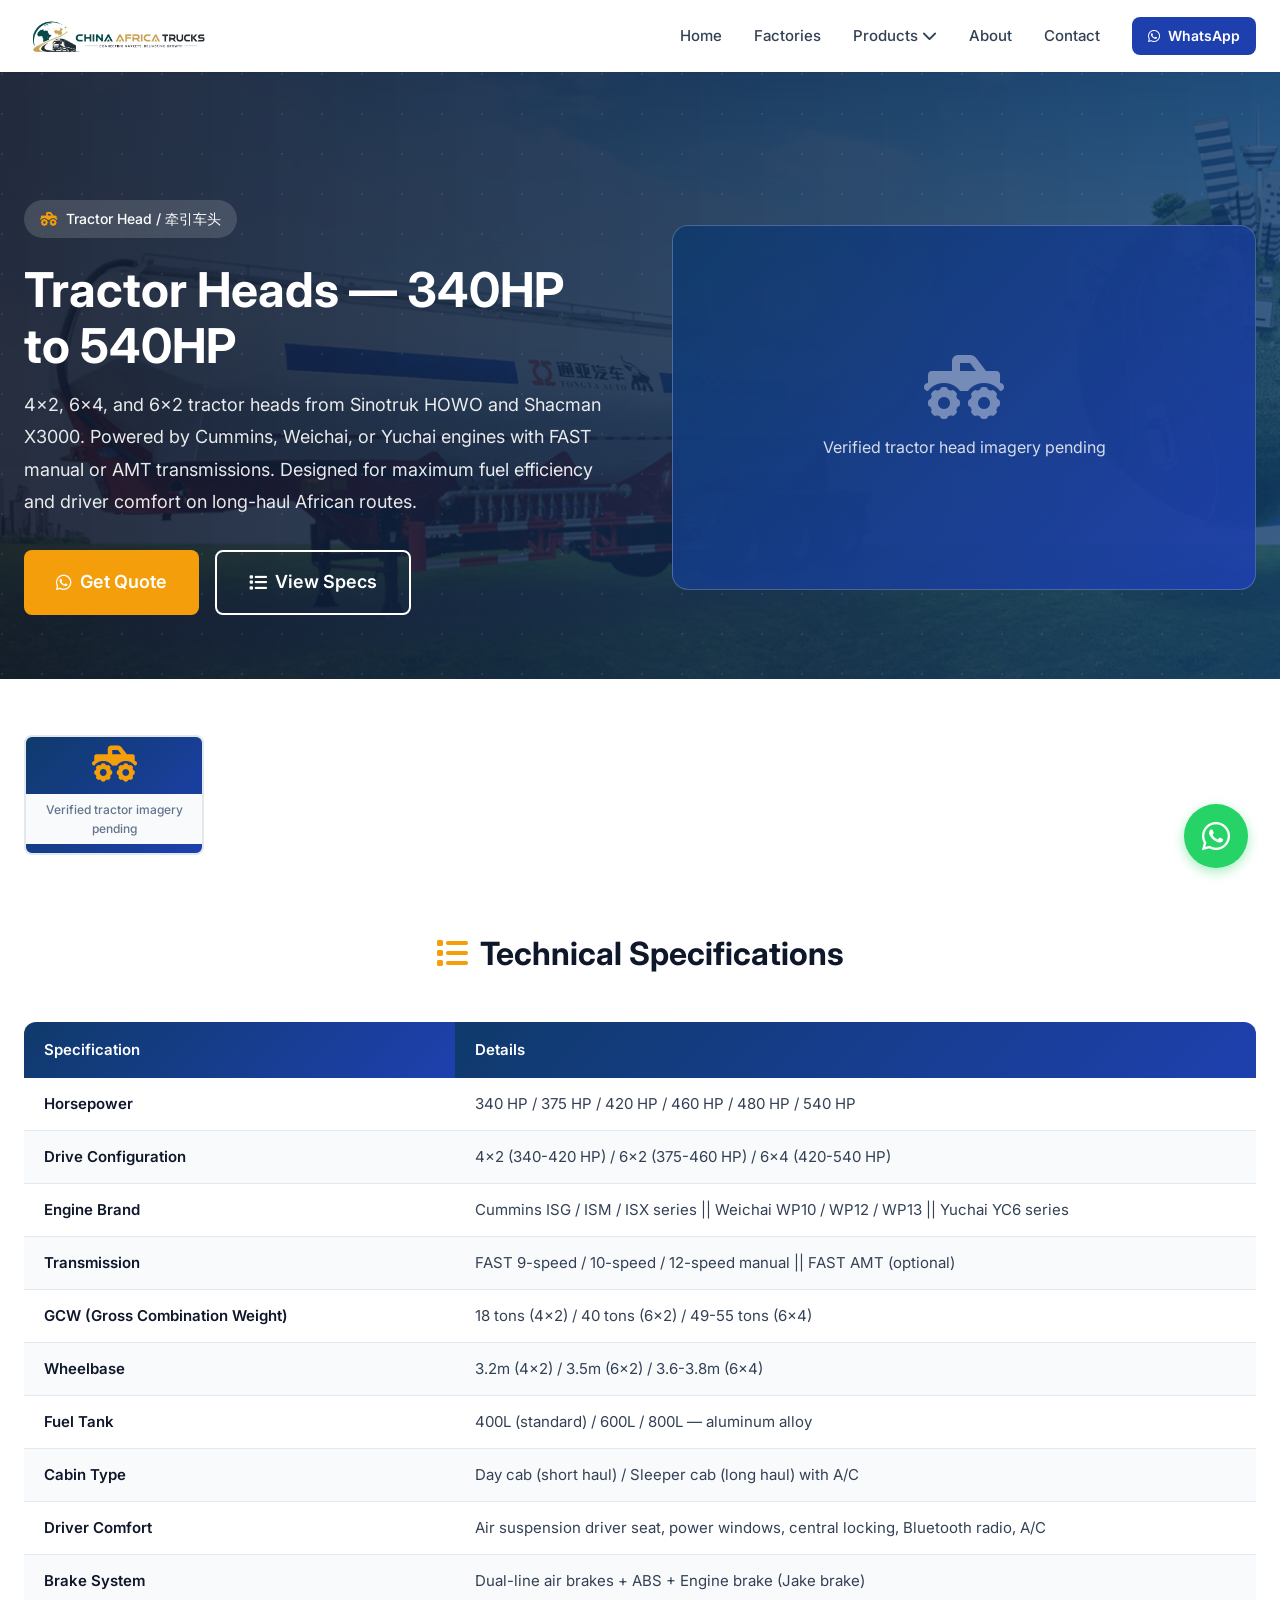
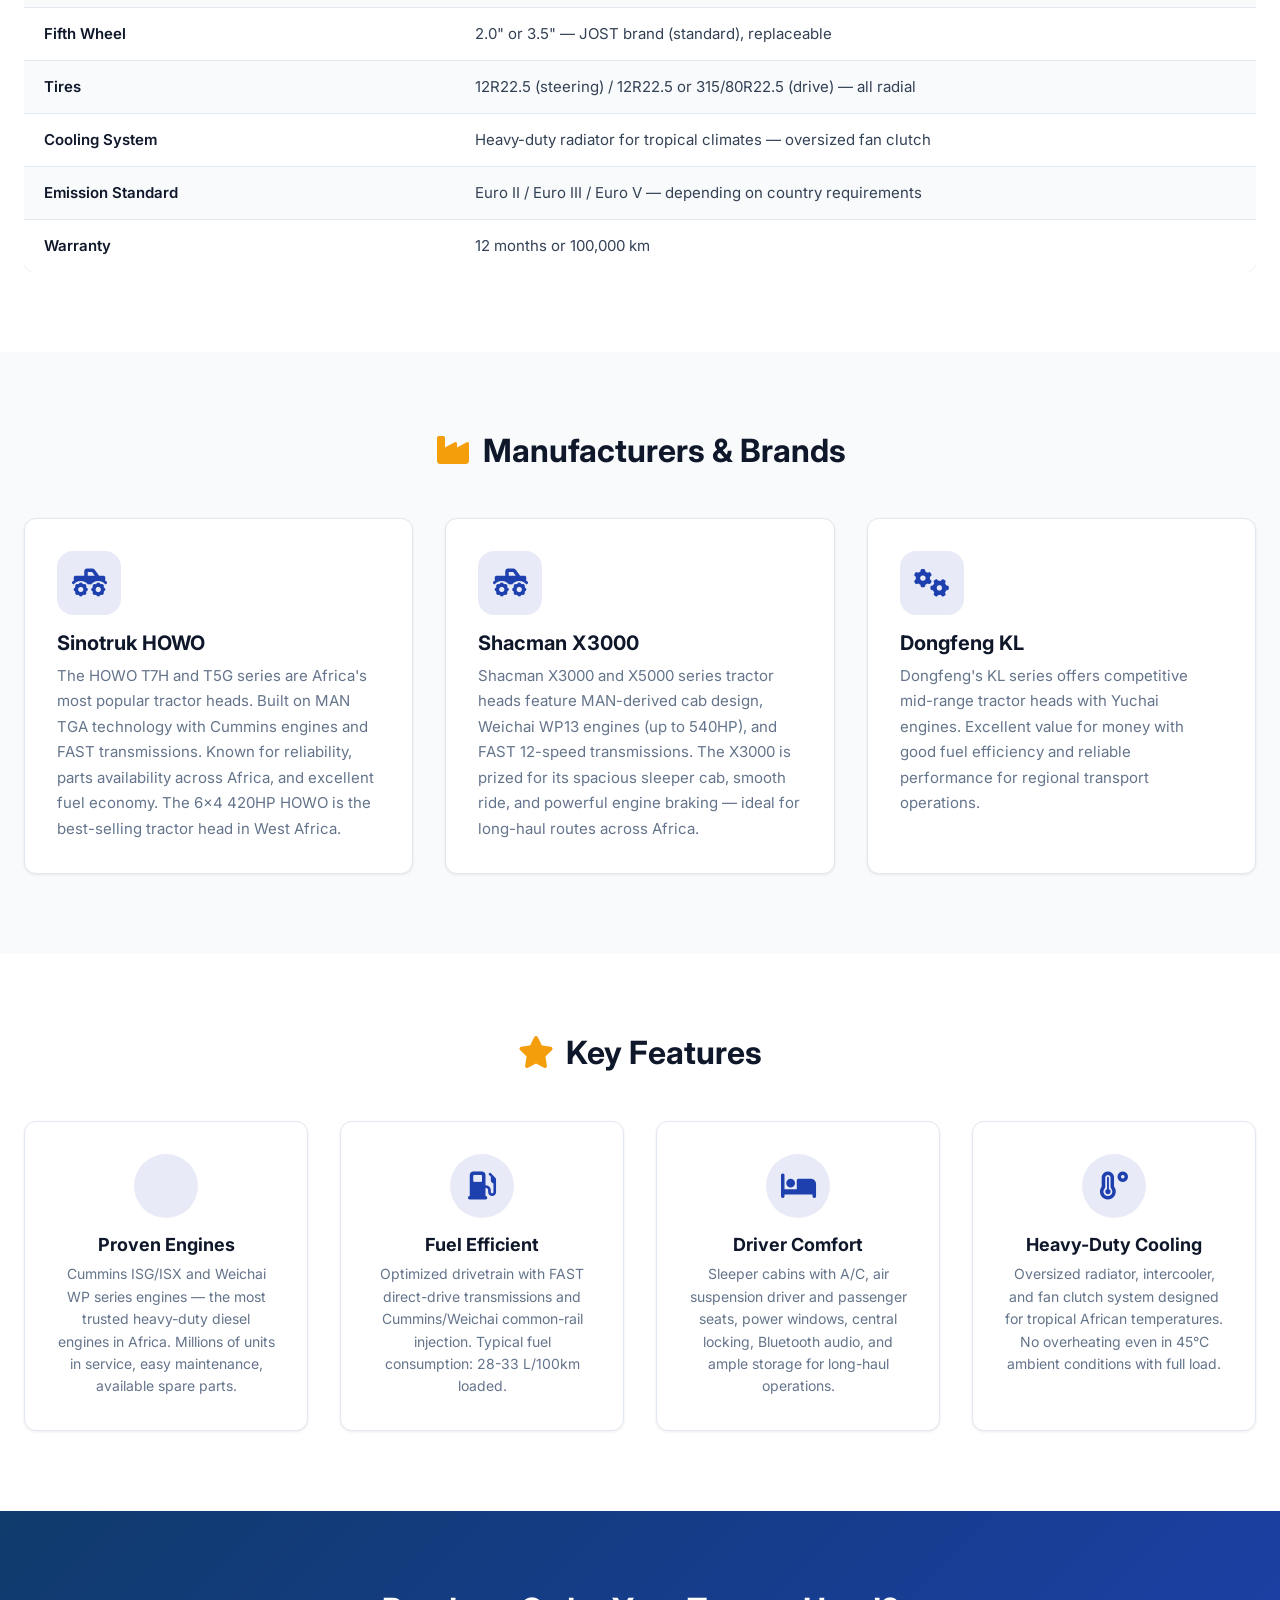
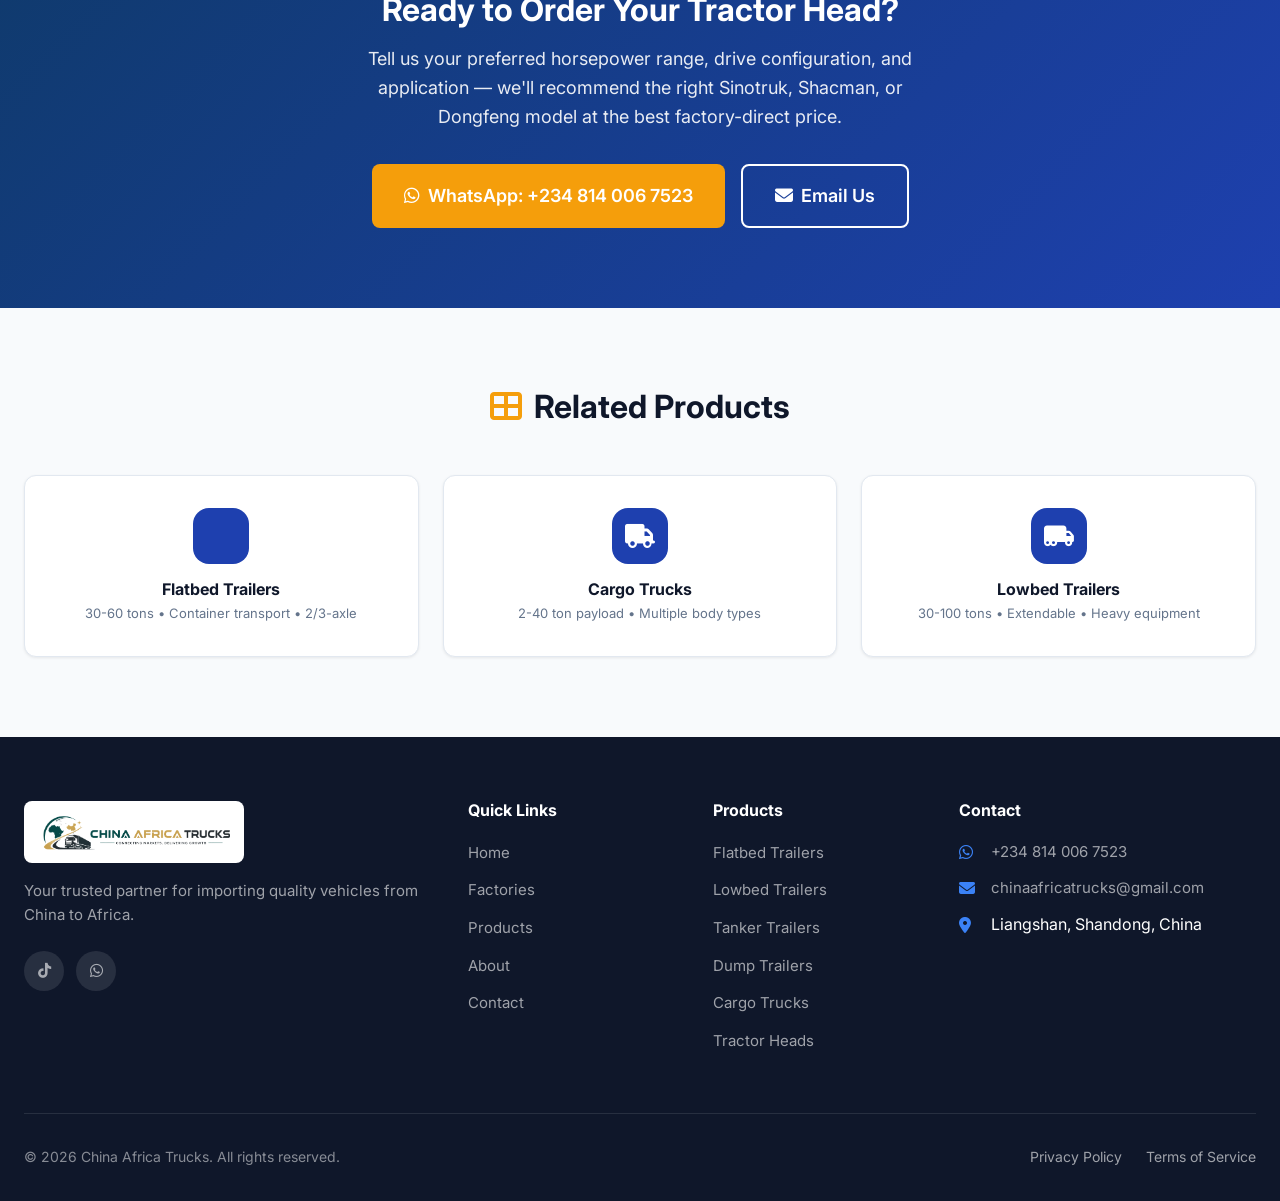
<file: products/tractor.html>
<!DOCTYPE html>
<html lang="en">
<head>
<!-- Google tag (gtag.js) -->
<script async src="https://www.googletagmanager.com/gtag/js?id=G-PNVCPDTN8Y"></script>
<script>
  window.dataLayer = window.dataLayer || [];
  function gtag(){dataLayer.push(arguments);}
  gtag('js', new Date());
  gtag('config', 'G-PNVCPDTN8Y');
</script>
<meta charset="UTF-8">
<meta name="viewport" content="width=device-width, initial-scale=1.0">
<title>Tractor Heads | China Africa Trucks</title>
<meta name="description" content="4x2, 6x4, 6x2 tractor heads. 340HP-540HP from Sinotruk HOWO and Shacman X3000. Cummins and Weichai engines, FAST transmissions.">
<link rel="preconnect" href="https://fonts.googleapis.com">
<link rel="preconnect" href="https://fonts.gstatic.com" crossorigin>
<link href="https://fonts.googleapis.com/css2?family=Inter:wght@400;500;600;700;800&display=swap" rel="stylesheet">
<link rel="stylesheet" href="https://cdnjs.cloudflare.com/ajax/libs/font-awesome/6.4.0/css/all.min.css">
<link rel="stylesheet" href="../css/style.css">
<link rel="icon" type="image/png" href="../assets/images/site-logo-transparent.png">
<style>
.product-hero {
background: linear-gradient(135deg, #ea580c 0%, #f97316 50%, #fb923c 100%);
color: white;
padding: 8rem 0 4rem;
margin-top: 72px;
position: relative;
overflow: hidden;
}
.product-hero::before {
content: '';
position: absolute;
inset: 0;
background-image: radial-gradient(circle at 2px 2px, rgba(255,255,255,0.08) 1px, transparent 0);
background-size: 40px 40px;
}
.product-hero .container { position: relative; z-index: 1; }
.product-hero-grid {
display: grid;
grid-template-columns: 1fr 1fr;
gap: 4rem;
align-items: center;
}
.product-hero-text h1 {
color: white;
font-size: clamp(2rem, 4vw, 3rem);
margin-bottom: 1rem;
line-height: 1.15;
}
.product-hero-text .product-badge {
display: inline-flex;
align-items: center;
gap: 0.5rem;
padding: 0.5rem 1rem;
background: rgba(255,255,255,0.15);
backdrop-filter: blur(10px);
border-radius: 9999px;
font-size: 0.875rem;
font-weight: 500;
margin-bottom: 1.5rem;
}
.product-hero-text .product-badge i { color: #fed7aa; }
.product-hero-text .product-desc {
font-size: 1.125rem;
line-height: 1.8;
opacity: 0.9;
margin-bottom: 2rem;
}
.product-hero-text .product-actions {
display: flex;
gap: 1rem;
flex-wrap: wrap;
}
.product-hero-image img {
width: 100%;
border-radius: 1rem;
box-shadow: 0 20px 40px rgba(0,0,0,0.3);
}
.product-hero-image .image-placeholder {
width: 100%;
aspect-ratio: 16/10;
background: rgba(255,255,255,0.1);
border-radius: 1rem;
display: flex;
flex-direction: column;
align-items: center;
justify-content: center;
gap: 1rem;
color: rgba(255,255,255,0.6);
font-size: 1rem;
border: 2px dashed rgba(255,255,255,0.2);
}
.product-hero-image .image-placeholder i {
font-size: 4rem;
color: rgba(255,255,255,0.4);
}
.specs-section { padding: 5rem 0; }
.specs-section h2 { text-align: center; margin-bottom: 3rem; font-size: 2rem; }
.specs-table {
width: 100%;
border-collapse: collapse;
border-radius: 0.75rem;
overflow: hidden;
box-shadow: 0 1px 3px rgba(0,0,0,0.08);
}
.specs-table th {
background: #f97316;
color: white;
padding: 1rem 1.25rem;
text-align: left;
font-weight: 600;
font-size: 0.9375rem;
}
.specs-table th:first-child { width: 35%; }
.specs-table td {
padding: 0.875rem 1.25rem;
border-bottom: 1px solid #e2e8f0;
font-size: 0.9375rem;
}
.specs-table td:first-child { font-weight: 600; color: #0f172a; }
.specs-table tr:nth-child(even) td { background: #f8fafc; }
.specs-table tr:last-child td { border-bottom: none; }
.manufacturers-section { padding: 5rem 0; background: #f8fafc; }
.manufacturers-section h2 { text-align: center; margin-bottom: 3rem; font-size: 2rem; }
.manufacturers-grid { display: grid; grid-template-columns: repeat(auto-fit, minmax(300px, 1fr)); gap: 2rem; }
.manufacturer-card {
background: white;
border-radius: 1rem;
padding: 2rem;
box-shadow: 0 1px 3px rgba(0,0,0,0.08);
border: 1px solid #e2e8f0;
transition: transform 0.3s ease, box-shadow 0.3s ease;
}
.manufacturer-card:hover { transform: translateY(-4px); box-shadow: 0 12px 24px rgba(0,0,0,0.12); }
.manufacturer-card .m-icon {
width: 64px; height: 64px;
background: rgba(249,115,22,0.1);
border-radius: 1rem;
display: flex;
align-items: center;
justify-content: center;
font-size: 1.75rem;
color: #f97316;
margin-bottom: 1rem;
}
.manufacturer-card h3 { font-size: 1.25rem; margin-bottom: 0.5rem; }
.manufacturer-card p { color: #64748b; font-size: 0.9375rem; line-height: 1.7; margin-bottom: 0; }
.features-section { padding: 5rem 0; }
.features-section h2 { text-align: center; margin-bottom: 3rem; font-size: 2rem; }
.features-grid { display: grid; grid-template-columns: repeat(auto-fit, minmax(250px, 1fr)); gap: 2rem; }
.feature-card {
background: white;
border-radius: 1rem;
padding: 2rem;
text-align: center;
box-shadow: 0 1px 3px rgba(0,0,0,0.08);
border: 1px solid #e2e8f0;
transition: transform 0.3s ease;
}
.feature-card:hover { transform: translateY(-4px); }
.feature-card .f-icon {
width: 64px; height: 64px;
background: rgba(249,115,22,0.1);
border-radius: 50%;
display: flex;
align-items: center;
justify-content: center;
font-size: 1.75rem;
color: #f97316;
margin: 0 auto 1rem;
}
.feature-card h3 { font-size: 1.125rem; margin-bottom: 0.5rem; }
.feature-card p { color: #64748b; font-size: 0.875rem; line-height: 1.6; margin-bottom: 0; }
.cta-section {
padding: 5rem 0;
background: linear-gradient(135deg, #ea580c 0%, #f97316 100%);
color: white;
text-align: center;
}
.cta-section h2 { color: white; font-size: 2rem; margin-bottom: 1rem; }
.cta-section p { font-size: 1.125rem; opacity: 0.9; margin-bottom: 2rem; max-width: 600px; margin-left: auto; margin-right: auto; }
.cta-section .cta-buttons { display: flex; gap: 1rem; justify-content: center; flex-wrap: wrap; }
.related-section { padding: 5rem 0; background: #f8fafc; }
.related-section h2 { text-align: center; margin-bottom: 3rem; font-size: 2rem; }
.related-grid { display: grid; grid-template-columns: repeat(auto-fit, minmax(220px, 1fr)); gap: 1.5rem; }
.related-card {
background: white;
border-radius: 1rem;
padding: 2rem 1.5rem;
text-align: center;
box-shadow: 0 1px 3px rgba(0,0,0,0.08);
border: 1px solid #e2e8f0;
text-decoration: none;
color: inherit;
transition: transform 0.3s ease, box-shadow 0.3s ease;
display: block;
}
.related-card:hover { transform: translateY(-4px); box-shadow: 0 12px 24px rgba(0,0,0,0.12); }
.related-card .r-icon {
width: 56px; height: 56px;
border-radius: 1rem;
display: flex;
align-items: center;
justify-content: center;
font-size: 1.5rem;
margin: 0 auto 1rem;
color: white;
}
.related-card h3 { font-size: 1rem; margin-bottom: 0.25rem; }
.related-card p { color: #64748b; font-size: 0.8125rem; margin-bottom: 0; }
/* ===== Image Gallery ===== */
.gallery-row {
display: flex;
gap: 1rem;
padding: 2rem 0 0;
overflow-x: auto;
}
.gallery-row .gallery-img {
flex: 0 0 auto;
width: 180px;
border-radius: 0.5rem;
overflow: hidden;
border: 2px solid #e2e8f0;
transition: transform 0.3s ease, box-shadow 0.3s ease;
cursor: pointer;
}
.gallery-row .gallery-img:hover {
transform: translateY(-4px);
box-shadow: 0 8px 20px rgba(0,0,0,0.15);
}
.gallery-row .gallery-img img {
width: 100%;
height: 120px;
object-fit: cover;
display: block;
}
.gallery-row .gallery-label {
font-size: 0.75rem;
text-align: center;
padding: 0.35rem 0.5rem;
background: #f8fafc;
color: #64748b;
font-weight: 500;
}
@media (max-width: 768px) {
.product-hero-grid { grid-template-columns: 1fr; gap: 2rem; }
.product-hero-text .product-actions { flex-direction: column; }
.product-hero-text .product-actions .btn { width: 100%; justify-content: center; }
.specs-table th, .specs-table td { padding: 0.75rem 0.875rem; font-size: 0.8125rem; }
.manufacturers-grid { grid-template-columns: 1fr; }
.features-grid { grid-template-columns: 1fr; }
.related-grid { grid-template-columns: repeat(2, 1fr); }
}
@media (max-width: 480px) { .related-grid { grid-template-columns: 1fr; } }
</style>
</head>
<body>

<!-- Navigation -->
<nav class="navbar" id="navbar">
<div class="container">
<div class="nav-wrapper">
<a href="../" class="logo">
<img class="logo-image" src="../assets/images/site-logo-wide-transparent.png" alt="China Africa Trucks">
</a>
<div class="nav-menu" id="navMenu">
<ul class="nav-links">
<li><a href="../#home">Home</a></li>
<li><a href="../#factories">Factories</a></li>
<li class="dropdown">
<a href="../#products">Products <i class="fas fa-chevron-down"></i></a>
<ul class="dropdown-menu">
<li><a href="flatbed.html">Flatbed Trailers</a></li>
<li><a href="lowbed.html">Lowbed Trailers</a></li>
<li><a href="tanker.html">Tanker Trailers</a></li>
<li><a href="dump.html">Dump Trailers</a></li>
<li><a href="cargo.html">Cargo Trucks</a></li>
<li><a href="tractor.html">Tractor Heads</a></li>
</ul>
</li>
<li><a href="../#about">About</a></li>
<li><a href="../#contact">Contact</a></li>
</ul>
<div class="nav-actions">
<a href="https://wa.me/2348140067523" class="btn btn-primary btn-sm" target="_blank">
<i class="fab fa-whatsapp"></i> WhatsApp
</a>
</div>
</div>
<button class="mobile-toggle" id="mobileToggle" aria-label="Toggle Menu">
<span></span><span></span><span></span>
</button>
</div>
</div>
</nav>

<!-- Product Hero -->
<section class="product-hero">
<div class="container">
<div class="product-hero-grid">
<div class="product-hero-text">
<div class="product-badge">
<i class="fas fa-truck-monster"></i>
<span>Tractor Head / 牵引车头</span>
</div>
<h1>Tractor Heads — 340HP to 540HP</h1>
<p class="product-desc">4x2, 6x4, and 6x2 tractor heads from Sinotruk HOWO and Shacman X3000. Powered by Cummins, Weichai, or Yuchai engines with FAST manual or AMT transmissions. Designed for maximum fuel efficiency and driver comfort on long-haul African routes.</p>
<div class="product-actions">
<a href="https://wa.me/2348140067523" class="btn btn-secondary btn-lg" target="_blank">
<i class="fab fa-whatsapp"></i> Get Quote
</a>
<a href="#specs" class="btn btn-outline btn-lg" style="border-color:white;color:white;">
<i class="fas fa-list"></i> View Specs
</a>
</div>
</div>
<div class="product-hero-image">
<div class="image-placeholder branded-placeholder">
<i class="fas fa-truck-monster"></i>
<span>Verified tractor head imagery pending</span>
</div>
</div>
</div>
</div>
</section>

<!-- Image Gallery -->
<section style="padding: 1.5rem 0 0;">
<div class="container">
<div class="gallery-row">
<div class="gallery-img gallery-placeholder-card">
<i class="fas fa-truck-monster"></i>
<div class="gallery-label">Verified tractor imagery pending</div>
</div>
</div>
</div>
</section>

<!-- Specs Section -->
<section class="specs-section" id="specs">
<div class="container">
<h2><i class="fas fa-list" style="color:#f97316;margin-right:0.75rem;"></i>Technical Specifications</h2>
<div style="overflow-x:auto;">
<table class="specs-table">
<thead>
<tr><th>Specification</th><th>Details</th></tr>
</thead>
<tbody>
<tr><td>Horsepower</td><td>340 HP / 375 HP / 420 HP / 460 HP / 480 HP / 540 HP</td></tr>
<tr><td>Drive Configuration</td><td>4x2 (340-420 HP) / 6x2 (375-460 HP) / 6x4 (420-540 HP)</td></tr>
<tr><td>Engine Brand</td><td>Cummins ISG / ISM / ISX series || Weichai WP10 / WP12 / WP13 || Yuchai YC6 series</td></tr>
<tr><td>Transmission</td><td>FAST 9-speed / 10-speed / 12-speed manual || FAST AMT (optional)</td></tr>
<tr><td>GCW (Gross Combination Weight)</td><td>18 tons (4x2) / 40 tons (6x2) / 49-55 tons (6x4)</td></tr>
<tr><td>Wheelbase</td><td>3.2m (4x2) / 3.5m (6x2) / 3.6-3.8m (6x4)</td></tr>
<tr><td>Fuel Tank</td><td>400L (standard) / 600L / 800L — aluminum alloy</td></tr>
<tr><td>Cabin Type</td><td>Day cab (short haul) / Sleeper cab (long haul) with A/C</td></tr>
<tr><td>Driver Comfort</td><td>Air suspension driver seat, power windows, central locking, Bluetooth radio, A/C</td></tr>
<tr><td>Brake System</td><td>Dual-line air brakes + ABS + Engine brake (Jake brake)</td></tr>
<tr><td>Fifth Wheel</td><td>2.0" or 3.5" — JOST brand (standard), replaceable</td></tr>
<tr><td>Tires</td><td>12R22.5 (steering) / 12R22.5 or 315/80R22.5 (drive) — all radial</td></tr>
<tr><td>Cooling System</td><td>Heavy-duty radiator for tropical climates — oversized fan clutch</td></tr>
<tr><td>Emission Standard</td><td>Euro II / Euro III / Euro V — depending on country requirements</td></tr>
<tr><td>Warranty</td><td>12 months or 100,000 km</td></tr>
</tbody>
</table>
</div>
</div>
</section>

<!-- Manufacturers Section -->
<section class="manufacturers-section">
<div class="container">
<h2><i class="fas fa-industry" style="color:#f97316;margin-right:0.75rem;"></i>Manufacturers &amp; Brands</h2>
<div class="manufacturers-grid">
<div class="manufacturer-card">
<div class="m-icon"><i class="fas fa-truck-monster"></i></div>
<h3>Sinotruk HOWO</h3>
<p>The HOWO T7H and T5G series are Africa's most popular tractor heads. Built on MAN TGA technology with Cummins engines and FAST transmissions. Known for reliability, parts availability across Africa, and excellent fuel economy. The 6x4 420HP HOWO is the best-selling tractor head in West Africa.</p>
</div>
<div class="manufacturer-card">
<div class="m-icon"><i class="fas fa-truck-monster"></i></div>
<h3>Shacman X3000</h3>
<p>Shacman X3000 and X5000 series tractor heads feature MAN-derived cab design, Weichai WP13 engines (up to 540HP), and FAST 12-speed transmissions. The X3000 is prized for its spacious sleeper cab, smooth ride, and powerful engine braking — ideal for long-haul routes across Africa.</p>
</div>
<div class="manufacturer-card">
<div class="m-icon"><i class="fas fa-cogs"></i></div>
<h3>Dongfeng KL</h3>
<p>Dongfeng's KL series offers competitive mid-range tractor heads with Yuchai engines. Excellent value for money with good fuel efficiency and reliable performance for regional transport operations.</p>
</div>
</div>
</div>
</section>

<!-- Features Section -->
<section class="features-section">
<div class="container">
<h2><i class="fas fa-star" style="color:#f97316;margin-right:0.75rem;"></i>Key Features</h2>
<div class="features-grid">
<div class="feature-card">
<div class="f-icon"><i class="fas fa-engine"></i></div>
<h3>Proven Engines</h3>
<p>Cummins ISG/ISX and Weichai WP series engines — the most trusted heavy-duty diesel engines in Africa. Millions of units in service, easy maintenance, available spare parts.</p>
</div>
<div class="feature-card">
<div class="f-icon"><i class="fas fa-gas-pump"></i></div>
<h3>Fuel Efficient</h3>
<p>Optimized drivetrain with FAST direct-drive transmissions and Cummins/Weichai common-rail injection. Typical fuel consumption: 28-33 L/100km loaded.</p>
</div>
<div class="feature-card">
<div class="f-icon"><i class="fas fa-bed"></i></div>
<h3>Driver Comfort</h3>
<p>Sleeper cabins with A/C, air suspension driver and passenger seats, power windows, central locking, Bluetooth audio, and ample storage for long-haul operations.</p>
</div>
<div class="feature-card">
<div class="f-icon"><i class="fas fa-temperature-high"></i></div>
<h3>Heavy-Duty Cooling</h3>
<p>Oversized radiator, intercooler, and fan clutch system designed for tropical African temperatures. No overheating even in 45&deg;C ambient conditions with full load.</p>
</div>
</div>
</div>
</section>

<!-- CTA Section -->
<section class="cta-section">
<div class="container">
<h2>Ready to Order Your Tractor Head?</h2>
<p>Tell us your preferred horsepower range, drive configuration, and application — we'll recommend the right Sinotruk, Shacman, or Dongfeng model at the best factory-direct price.</p>
<div class="cta-buttons">
<a href="https://wa.me/2348140067523" class="btn btn-secondary btn-lg" target="_blank">
<i class="fab fa-whatsapp"></i> WhatsApp: +234 814 006 7523
</a>
<a href="mailto:chinaafricatrucks@gmail.com" class="btn btn-outline btn-lg" style="border-color:white;color:white;">
<i class="fas fa-envelope"></i> Email Us
</a>
</div>
</div>
</section>

<!-- Related Products -->
<section class="related-section">
<div class="container">
<h2><i class="fas fa-th-large" style="color:#f97316;margin-right:0.75rem;"></i>Related Products</h2>
<div class="related-grid">
<a href="flatbed.html" class="related-card">
<div class="r-icon" style="background:#1e40af;"><i class="fas fa-truck-flatbed"></i></div>
<h3>Flatbed Trailers</h3>
<p>30-60 tons &bull; Container transport &bull; 2/3-axle</p>
</a>
<a href="cargo.html" class="related-card">
<div class="r-icon" style="background:#10b981;"><i class="fas fa-truck"></i></div>
<h3>Cargo Trucks</h3>
<p>2-40 ton payload &bull; Multiple body types</p>
</a>
<a href="lowbed.html" class="related-card">
<div class="r-icon" style="background:#7c3aed;"><i class="fas fa-truck-moving"></i></div>
<h3>Lowbed Trailers</h3>
<p>30-100 tons &bull; Extendable &bull; Heavy equipment</p>
</a>
</div>
</div>
</section>

<!-- Footer -->
<footer class="footer">
<div class="container">
<div class="footer-grid">
<div class="footer-brand">
<a href="../" class="logo">
<img class="logo-image" src="../assets/images/site-logo-wide-transparent.png" alt="China Africa Trucks">
</a>
<p class="footer-tagline">Your trusted partner for importing quality vehicles from China to Africa.</p>
<div class="footer-social">
<a href="https://tiktok.com/@ChinaAfricaTrucks" target="_blank" aria-label="TikTok"><i class="fab fa-tiktok"></i></a>
<a href="https://wa.me/2348140067523" target="_blank" aria-label="WhatsApp"><i class="fab fa-whatsapp"></i></a>
</div>
</div>
<div class="footer-links">
<h4>Quick Links</h4>
<ul>
<li><a href="../#home">Home</a></li>
<li><a href="../#factories">Factories</a></li>
<li><a href="../#products">Products</a></li>
<li><a href="../#about">About</a></li>
<li><a href="../#contact">Contact</a></li>
</ul>
</div>
<div class="footer-products">
<h4>Products</h4>
<ul>
<li><a href="flatbed.html">Flatbed Trailers</a></li>
<li><a href="lowbed.html">Lowbed Trailers</a></li>
<li><a href="tanker.html">Tanker Trailers</a></li>
<li><a href="dump.html">Dump Trailers</a></li>
<li><a href="cargo.html">Cargo Trucks</a></li>
<li><a href="tractor.html">Tractor Heads</a></li>
</ul>
</div>
<div class="footer-contact">
<h4>Contact</h4>
<ul>
<li><i class="fab fa-whatsapp"></i> <a href="https://wa.me/2348140067523" target="_blank">+234 814 006 7523</a></li>
<li><i class="fas fa-envelope"></i> <a href="mailto:chinaafricatrucks@gmail.com">chinaafricatrucks@gmail.com</a></li>
<li><i class="fas fa-map-marker-alt"></i> <span>Liangshan, Shandong, China</span></li>
</ul>
</div>
</div>
<div class="footer-bottom">
<p>&copy; 2026 China Africa Trucks. All rights reserved.</p>
<div class="footer-legal">
<a href="#">Privacy Policy</a>
<a href="#">Terms of Service</a>
</div>
</div>
</div>
</footer>

<!-- WhatsApp Float -->
<a href="https://wa.me/2348140067523" class="whatsapp-float" target="_blank" aria-label="Chat on WhatsApp">
<i class="fab fa-whatsapp"></i>
<span class="whatsapp-tooltip">Chat with us</span>
</a>

<!-- Mobile Toggle Script -->
<script>
document.addEventListener('DOMContentLoaded', function() {
var toggle = document.getElementById('mobileToggle');
var menu = document.getElementById('navMenu');
if (toggle && menu) {
toggle.addEventListener('click', function() {
menu.classList.toggle('active');
var spans = toggle.querySelectorAll('span');
spans.forEach(function(s) { s.classList.toggle('active'); });
});
}
});
</script>
</body>
</html>
</file>
<file: css/style.css>
/* CSS Variables */
:root {
    /* Colors */
    --primary: #1e40af;
    --primary-light: #3b82f6;
    --primary-dark: #1e3a8a;
    --secondary: #f59e0b;
    --accent: #10b981;
    --whatsapp: #25d366;
    --brand-navy: #0f3a6b;
    --brand-steel: #475569;
    
    /* Text Colors */
    --text-dark: #0f172a;
    --text-body: #334155;
    --text-light: #64748b;
    --text-muted: #94a3b8;
    
    /* Background Colors */
    --bg-white: #ffffff;
    --bg-gray: #f8fafc;
    --bg-dark: #0f172a;
    --bg-overlay: rgba(15, 23, 42, 0.7);
    
    /* Border & Shadow */
    --border-light: #e2e8f0;
    --border-medium: #cbd5e1;
    --shadow-sm: 0 1px 2px 0 rgba(0, 0, 0, 0.05);
    --shadow-md: 0 4px 6px -1px rgba(0, 0, 0, 0.1);
    --shadow-lg: 0 10px 15px -3px rgba(0, 0, 0, 0.1);
    --shadow-xl: 0 20px 25px -5px rgba(0, 0, 0, 0.1);
    
    /* Spacing */
    --section-padding: 6rem;
    --container-max: 1280px;
    
    /* Typography */
    --font-sans: 'Inter', -apple-system, BlinkMacSystemFont, 'Segoe UI', Roboto, sans-serif;
    
    /* Animation */
    --transition-fast: 150ms ease;
    --transition-base: 300ms ease;
    --transition-slow: 500ms ease;
    
    /* Border Radius */
    --radius-sm: 0.375rem;
    --radius-md: 0.5rem;
    --radius-lg: 0.75rem;
    --radius-xl: 1rem;
    --radius-full: 9999px;
}

/* Reset & Base */
*, *::before, *::after {
    margin: 0;
    padding: 0;
    box-sizing: border-box;
}

html {
    scroll-behavior: smooth;
    font-size: 16px;
}

body {
    font-family: var(--font-sans);
    font-size: 1rem;
    line-height: 1.6;
    color: var(--text-body);
    background: var(--bg-white);
    -webkit-font-smoothing: antialiased;
    -moz-osx-font-smoothing: grayscale;
}

img {
    max-width: 100%;
    height: auto;
    display: block;
}

a {
    color: var(--primary);
    text-decoration: none;
    transition: color var(--transition-base);
}

a:hover {
    color: var(--primary-light);
}

/* Container */
.container {
    max-width: var(--container-max);
    margin: 0 auto;
    padding: 0 1.5rem;
}

/* Typography */
h1, h2, h3, h4, h5, h6 {
    font-weight: 700;
    line-height: 1.2;
    color: var(--text-dark);
}

h1 { font-size: clamp(2rem, 5vw, 3.5rem); }
h2 { font-size: clamp(1.75rem, 4vw, 2.5rem); }
h3 { font-size: clamp(1.25rem, 3vw, 1.5rem); }

p {
    margin-bottom: 1rem;
}

/* Section Base */
.section {
    padding: var(--section-padding) 0;
}

.section-gray {
    background: var(--bg-gray);
}

.section-dark {
    background: var(--bg-dark);
    color: white;
}

.section-dark h2,
.section-dark h3 {
    color: white;
}

/* Section Header */
.section-header {
    text-align: center;
    max-width: 700px;
    margin: 0 auto 4rem;
}

.section-header.left {
    text-align: left;
    margin-left: 0;
}

.section-header.light {
    color: white;
}

.section-tag {
    display: inline-block;
    padding: 0.5rem 1rem;
    background: rgba(30, 64, 175, 0.1);
    color: var(--primary);
    font-size: 0.875rem;
    font-weight: 600;
    text-transform: uppercase;
    letter-spacing: 0.05em;
    border-radius: var(--radius-full);
    margin-bottom: 1rem;
}

.section-dark .section-tag {
    background: rgba(255, 255, 255, 0.1);
    color: white;
}

.section-title {
    margin-bottom: 1rem;
}

/* Buttons */
.btn {
    display: inline-flex;
    align-items: center;
    justify-content: center;
    gap: 0.5rem;
    padding: 0.75rem 1.5rem;
    font-size: 1rem;
    font-weight: 600;
    border-radius: var(--radius-md);
    border: none;
    cursor: pointer;
    transition: all var(--transition-base);
    text-decoration: none;
}

.btn-primary {
    background: var(--primary);
    color: white;
}

.btn-primary:hover {
    background: var(--primary-dark);
    color: white;
    transform: translateY(-2px);
    box-shadow: var(--shadow-lg);
}

.btn-secondary {
    background: var(--secondary);
    color: white;
}

.btn-secondary:hover {
    background: #d97706;
    color: white;
}

.btn-outline {
    background: transparent;
    color: var(--primary);
    border: 2px solid var(--primary);
}

.btn-outline:hover {
    background: var(--primary);
    color: white;
}

.btn-text {
    background: transparent;
    color: var(--primary);
    padding: 0.5rem;
}

.btn-text:hover {
    color: var(--primary-dark);
}

.btn-sm {
    padding: 0.5rem 1rem;
    font-size: 0.875rem;
}

.btn-lg {
    padding: 1rem 2rem;
    font-size: 1.125rem;
}

.btn-full {
    width: 100%;
}

/* Navigation */
.navbar {
    position: fixed;
    top: 0;
    left: 0;
    right: 0;
    z-index: 1000;
    background: rgba(255, 255, 255, 0.95);
    backdrop-filter: blur(10px);
    box-shadow: var(--shadow-sm);
    transition: all var(--transition-base);
}

.nav-wrapper {
    display: flex;
    align-items: center;
    justify-content: space-between;
    height: 72px;
}

.logo {
    display: flex;
    align-items: center;
    gap: 0.75rem;
    text-decoration: none;
}

.logo-image {
    display: block;
    width: auto;
    height: 46px;
    max-width: 220px;
    object-fit: contain;
}

.logo-icon {
    width: 44px;
    height: 44px;
    background: var(--primary);
    color: white;
    border-radius: var(--radius-md);
    display: flex;
    align-items: center;
    justify-content: center;
    font-size: 1.25rem;
}

.logo-icon img {
    width: 100%;
    height: 100%;
    display: block;
}

.logo-text {
    display: flex;
    flex-direction: column;
    line-height: 1.2;
}

.logo-main {
    font-size: 1.125rem;
    font-weight: 700;
    color: var(--text-dark);
}

.logo-sub {
    font-size: 0.75rem;
    color: var(--text-light);
    text-transform: uppercase;
    letter-spacing: 0.1em;
}

.nav-menu {
    display: flex;
    align-items: center;
    gap: 2rem;
}

.nav-links {
    display: flex;
    list-style: none;
    gap: 2rem;
}

.nav-links a {
    color: var(--text-body);
    font-weight: 500;
    font-size: 0.9375rem;
    position: relative;
}

.nav-links a:hover {
    color: var(--primary);
}

.nav-links a::after {
    content: '';
    position: absolute;
    bottom: -4px;
    left: 0;
    width: 0;
    height: 2px;
    background: var(--primary);
    transition: width var(--transition-base);
}

.nav-links a:hover::after {
    width: 100%;
}

/* Dropdown */
.dropdown {
    position: relative;
}

.dropdown-menu {
    position: absolute;
    top: 100%;
    left: 0;
    min-width: 200px;
    background: white;
    border-radius: var(--radius-lg);
    box-shadow: var(--shadow-xl);
    padding: 0.5rem;
    opacity: 0;
    visibility: hidden;
    transform: translateY(10px);
    transition: all var(--transition-base);
    list-style: none;
}

.dropdown:hover .dropdown-menu {
    opacity: 1;
    visibility: visible;
    transform: translateY(0);
}

.dropdown-menu a {
    display: block;
    padding: 0.625rem 1rem;
    border-radius: var(--radius-md);
    font-size: 0.875rem;
}

.dropdown-menu a:hover {
    background: var(--bg-gray);
}

.nav-actions {
    display: flex;
    align-items: center;
    gap: 1rem;
}

.lang-switch {
    display: flex;
    align-items: center;
    gap: 0.5rem;
    padding: 0.5rem 1rem;
    background: transparent;
    border: 1px solid var(--border-light);
    border-radius: var(--radius-md);
    font-size: 0.875rem;
    font-weight: 500;
    color: var(--text-body);
    cursor: pointer;
    transition: all var(--transition-base);
}

.lang-switch:hover {
    border-color: var(--primary);
    color: var(--primary);
}

.mobile-toggle {
    display: none;
    flex-direction: column;
    gap: 5px;
    background: none;
    border: none;
    cursor: pointer;
    padding: 0.5rem;
}

.mobile-toggle span {
    width: 24px;
    height: 2px;
    background: var(--text-dark);
    border-radius: 2px;
    transition: all var(--transition-base);
}

/* Hero Section */
.hero {
    position: relative;
    min-height: 100vh;
    display: flex;
    align-items: center;
    justify-content: center;
    padding-top: 72px;
    background: #0f172a url('../assets/images/tiktok-hd/banner1.jpg') center / cover no-repeat;
    overflow: hidden;
}

.hero-background {
    position: absolute;
    inset: 0;
    overflow: hidden;
}

.hero-overlay {
    position: absolute;
    inset: 0;
    background: linear-gradient(90deg, rgba(15, 23, 42, 0.86) 0%, rgba(15, 23, 42, 0.66) 48%, rgba(15, 23, 42, 0.38) 100%);
}

.hero-pattern {
    position: absolute;
    inset: 0;
    background-image: radial-gradient(circle at 2px 2px, rgba(255,255,255,0.1) 1px, transparent 0);
    background-size: 40px 40px;
}

@keyframes wave {
    0% { transform: translateX(0); }
    100% { transform: translateX(-50%); }
}

.hero-content {
    position: relative;
    z-index: 1;
    text-align: left;
    color: white;
    max-width: 760px;
    padding: 2rem;
}

.hero-badge {
    display: inline-flex;
    align-items: center;
    gap: 0.5rem;
    padding: 0.5rem 1rem;
    background: rgba(255, 255, 255, 0.15);
    backdrop-filter: blur(10px);
    border-radius: var(--radius-full);
    font-size: 0.875rem;
    font-weight: 500;
    margin-bottom: 1.5rem;
}

.hero-badge i {
    color: var(--accent);
}

.hero-title {
    font-size: clamp(2.5rem, 6vw, 4rem);
    font-weight: 800;
    line-height: 1.1;
    margin-bottom: 1.5rem;
    color: white;
}

.hero-subtitle {
    font-size: clamp(1.125rem, 2.5vw, 1.5rem);
    font-weight: 400;
    opacity: 0.9;
    margin-bottom: 2.5rem;
    max-width: 600px;
    margin-left: 0;
    margin-right: 0;
}

.hero-cta {
    display: flex;
    gap: 1rem;
    justify-content: flex-start;
    margin-bottom: 4rem;
    flex-wrap: wrap;
}

.hero-cta .btn-primary {
    background: white;
    color: var(--primary);
}

.hero-cta .btn-primary:hover {
    background: var(--bg-gray);
}

.hero-cta .btn-outline {
    border-color: white;
    color: white;
}

.hero-cta .btn-outline:hover {
    background: white;
    color: var(--primary);
}

.hero-stats {
    display: grid;
    grid-template-columns: repeat(4, 1fr);
    gap: 2rem;
    padding: 2rem;
    background: rgba(255, 255, 255, 0.1);
    backdrop-filter: blur(10px);
    border-radius: var(--radius-xl);
    border: 1px solid rgba(255, 255, 255, 0.2);
}

.stat-item {
    text-align: center;
}

.stat-number {
    font-size: 2.5rem;
    font-weight: 800;
    color: white;
    line-height: 1;
}

.stat-number::after {
    content: '+';
    font-size: 1.5rem;
}

.stat-label {
    display: block;
    font-size: 0.875rem;
    opacity: 0.8;
    margin-top: 0.5rem;
}

.hero-scroll {
    position: absolute;
    bottom: 2rem;
    left: 50%;
    transform: translateX(-50%);
    color: white;
    opacity: 0.6;
    animation: bounce 2s infinite;
}

@keyframes bounce {
    0%, 20%, 50%, 80%, 100% { transform: translateX(-50%) translateY(0); }
    40% { transform: translateX(-50%) translateY(-10px); }
    60% { transform: translateX(-50%) translateY(-5px); }
}

/* Factories Section */
.factories-grid {
    display: grid;
    grid-template-columns: repeat(auto-fit, minmax(350px, 1fr));
    gap: 2rem;
}

/* Single factory layout - center the card */
.factories-grid:has(> :only-child) {
    grid-template-columns: minmax(350px, 800px);
    justify-content: center;
}

.factories-grid > :only-child {
    max-width: 800px;
    margin: 0 auto;
}

.factory-card {
    background: white;
    border-radius: var(--radius-xl);
    overflow: hidden;
    box-shadow: var(--shadow-md);
    transition: all var(--transition-base);
    border: 1px solid var(--border-light);
}

.factory-card:hover {
    transform: translateY(-8px);
    box-shadow: var(--shadow-xl);
}

.factory-card.featured {
    border: 2px solid var(--primary);
}

.factory-image {
    position: relative;
    height: 200px;
    background: linear-gradient(135deg, var(--bg-gray), #e2e8f0);
    display: flex;
    align-items: center;
    justify-content: center;
}

.factory-image img {
    width: 100%;
    height: 100%;
    object-fit: cover;
}

.factory-badge {
    position: absolute;
    top: 1rem;
    left: 1rem;
    padding: 0.375rem 0.75rem;
    background: var(--primary);
    color: white;
    font-size: 0.75rem;
    font-weight: 600;
    border-radius: var(--radius-full);
    text-transform: uppercase;
}

.factory-badge-alt {
    background: var(--secondary);
    color: var(--text-dark);
}

.factory-placeholder {
    font-size: 4rem;
    color: var(--primary-light);
    opacity: 0.5;
}

.factory-content {
    padding: 1.5rem;
}

.factory-meta {
    display: flex;
    justify-content: space-between;
    align-items: center;
    margin-bottom: 0.75rem;
    font-size: 0.875rem;
}

.factory-location {
    display: flex;
    align-items: center;
    gap: 0.375rem;
    color: var(--text-light);
}

.factory-location i {
    color: var(--secondary);
}

.factory-year {
    color: var(--text-muted);
}

.factory-name {
    font-size: 1.25rem;
    margin-bottom: 0.25rem;
}

.factory-specialty {
    color: var(--primary);
    font-weight: 600;
    font-size: 0.875rem;
    margin-bottom: 0.75rem;
}

.factory-description {
    color: var(--text-light);
    font-size: 0.9375rem;
    line-height: 1.6;
    margin-bottom: 1rem;
}

.factory-certifications {
    display: flex;
    gap: 0.5rem;
    margin-bottom: 1.25rem;
}

.cert-badge {
    display: inline-flex;
    align-items: center;
    gap: 0.375rem;
    padding: 0.375rem 0.75rem;
    background: rgba(16, 185, 129, 0.1);
    color: var(--accent);
    font-size: 0.75rem;
    font-weight: 600;
    border-radius: var(--radius-full);
}

.factory-actions {
    display: flex;
    gap: 0.75rem;
}

.factories-footer {
    text-align: center;
    margin-top: 3rem;
}

/* Categories Section */
.categories-grid {
    display: grid;
    grid-template-columns: repeat(auto-fit, minmax(300px, 1fr));
    gap: 1.5rem;
}

.category-card {
    display: grid;
    grid-template-columns: 132px 56px 1fr;
    align-items: center;
    gap: 1rem;
    background: white;
    border-radius: var(--radius-lg);
    padding: 0;
    box-shadow: var(--shadow-sm);
    border: 1px solid var(--border-light);
    transition: all var(--transition-base);
    text-decoration: none;
    color: inherit;
}

.category-card:hover {
    transform: translateY(-4px);
    box-shadow: var(--shadow-lg);
    border-color: var(--primary-light);
}

.category-icon {
    flex-shrink: 0;
    width: 56px;
    height: 56px;
    background: linear-gradient(135deg, var(--primary), var(--primary-light));
    color: white;
    border-radius: var(--radius-md);
    display: flex;
    align-items: center;
    justify-content: center;
    font-size: 1.5rem;
    margin-right: 0;
    position: relative;
    z-index: 1;
}

.category-content {
    flex: 1;
    padding: 1.25rem 1.25rem 1.25rem 0;
}

.category-content h3 {
    font-size: 1.125rem;
    margin-bottom: 0.375rem;
}

.category-content p {
    font-size: 0.875rem;
    color: var(--text-light);
    margin-bottom: 0.75rem;
    line-height: 1.5;
}

.category-link {
    display: inline-flex;
    align-items: center;
    gap: 0.375rem;
    color: var(--primary);
    font-size: 0.875rem;
    font-weight: 600;
}

.category-link i {
    transition: transform var(--transition-base);
}

.category-card:hover .category-link i {
    transform: translateX(4px);
}

.category-image {
    display: block;
    height: 100%;
    min-height: 154px;
    overflow: hidden;
    border-radius: var(--radius-lg) 0 0 var(--radius-lg);
    background: linear-gradient(135deg, var(--brand-navy), var(--primary));
}

.category-image img {
    width: 100%;
    height: 100%;
    object-fit: cover;
}

.category-placeholder {
    display: flex;
    align-items: center;
    justify-content: center;
    color: rgba(255, 255, 255, 0.84);
    font-size: 3rem;
}

/* Features Section */
.features-grid {
    display: grid;
    grid-template-columns: repeat(auto-fit, minmax(250px, 1fr));
    gap: 2rem;
}

.feature-card {
    text-align: center;
    padding: 2rem;
}

.feature-icon {
    width: 80px;
    height: 80px;
    background: linear-gradient(135deg, rgba(30, 64, 175, 0.1), rgba(59, 130, 246, 0.1));
    color: var(--primary);
    border-radius: 50%;
    display: flex;
    align-items: center;
    justify-content: center;
    font-size: 2rem;
    margin: 0 auto 1.5rem;
}

.feature-card h3 {
    font-size: 1.25rem;
    margin-bottom: 0.75rem;
}

.feature-card p {
    color: var(--text-light);
    font-size: 0.9375rem;
    line-height: 1.6;
}

/* Process Section */
.process-steps {
    display: flex;
    align-items: flex-start;
    justify-content: center;
    gap: 1rem;
    flex-wrap: wrap;
}

.process-step {
    flex: 1;
    min-width: 150px;
    max-width: 200px;
    text-align: center;
}

.step-number {
    font-size: 3rem;
    font-weight: 800;
    color: rgba(255, 255, 255, 0.1);
    line-height: 1;
    margin-bottom: -1.5rem;
}

.step-icon {
    width: 64px;
    height: 64px;
    background: rgba(255, 255, 255, 0.1);
    color: white;
    border-radius: 50%;
    display: flex;
    align-items: center;
    justify-content: center;
    font-size: 1.5rem;
    margin: 0 auto 1rem;
    position: relative;
    z-index: 1;
}

.process-step h3 {
    color: white;
    font-size: 1.125rem;
    margin-bottom: 0.5rem;
}

.process-step p {
    color: rgba(255, 255, 255, 0.7);
    font-size: 0.875rem;
    line-height: 1.5;
}

.process-connector {
    color: rgba(255, 255, 255, 0.3);
    font-size: 1.25rem;
    padding-top: 2rem;
}

/* Markets Section */
.markets-grid {
    display: grid;
    grid-template-columns: repeat(auto-fit, minmax(120px, 1fr));
    gap: 2rem;
}

.market-item {
    text-align: center;
}

.market-item img {
    width: 64px;
    height: 48px;
    object-fit: cover;
    border-radius: var(--radius-sm);
    margin: 0 auto 0.75rem;
    box-shadow: var(--shadow-sm);
}

.market-item span {
    font-size: 0.9375rem;
    font-weight: 600;
    color: var(--text-body);
}

/* Contact Section */
.contact-wrapper {
    display: grid;
    grid-template-columns: 1fr 1.5fr;
    gap: 4rem;
    align-items: start;
}

.contact-methods {
    display: flex;
    flex-direction: column;
    gap: 1rem;
    margin: 2rem 0;
}

.contact-method {
    display: flex;
    align-items: center;
    gap: 1rem;
    padding: 1rem;
    background: white;
    border-radius: var(--radius-lg);
    box-shadow: var(--shadow-sm);
    text-decoration: none;
    color: inherit;
    transition: all var(--transition-base);
    border: 2px solid transparent;
}

.contact-method:hover {
    transform: translateX(8px);
    box-shadow: var(--shadow-md);
}

.contact-method.whatsapp {
    border-color: var(--whatsapp);
}

.contact-method.whatsapp .method-icon {
    background: var(--whatsapp);
}

.method-icon {
    width: 48px;
    height: 48px;
    background: var(--primary);
    color: white;
    border-radius: var(--radius-md);
    display: flex;
    align-items: center;
    justify-content: center;
    font-size: 1.25rem;
    flex-shrink: 0;
}

.method-content {
    display: flex;
    flex-direction: column;
}

.method-label {
    font-size: 0.75rem;
    color: var(--text-muted);
    text-transform: uppercase;
    letter-spacing: 0.05em;
}

.method-value {
    font-weight: 600;
    color: var(--text-dark);
}

.method-badge {
    display: inline-block;
    padding: 0.25rem 0.5rem;
    background: var(--accent);
    color: white;
    font-size: 0.625rem;
    font-weight: 600;
    border-radius: var(--radius-sm);
    margin-top: 0.25rem;
    width: fit-content;
}

.contact-social {
    display: flex;
    align-items: center;
    gap: 1rem;
    margin-top: 2rem;
}

.contact-social span {
    font-size: 0.875rem;
    color: var(--text-light);
}

.contact-social a {
    width: 40px;
    height: 40px;
    background: white;
    border-radius: 50%;
    display: flex;
    align-items: center;
    justify-content: center;
    color: var(--text-body);
    box-shadow: var(--shadow-sm);
    transition: all var(--transition-base);
}

.contact-social a:hover {
    background: var(--primary);
    color: white;
    transform: translateY(-3px);
}

/* Contact Form */
.contact-form-wrapper {
    background: white;
    padding: 2rem;
    border-radius: var(--radius-xl);
    box-shadow: var(--shadow-lg);
}

.contact-form h3 {
    margin-bottom: 1.5rem;
    font-size: 1.25rem;
}

.form-row {
    display: grid;
    grid-template-columns: 1fr 1fr;
    gap: 1rem;
    margin-bottom: 1rem;
}

.form-group {
    margin-bottom: 1rem;
}

.form-row .form-group {
    margin-bottom: 0;
}

.form-group label {
    display: block;
    margin-bottom: 0.5rem;
    font-size: 0.875rem;
    font-weight: 500;
    color: var(--text-dark);
}

.form-group input,
.form-group select,
.form-group textarea {
    width: 100%;
    padding: 0.75rem 1rem;
    border: 1px solid var(--border-light);
    border-radius: var(--radius-md);
    font-size: 1rem;
    font-family: inherit;
    transition: all var(--transition-base);
    background: white;
}

.form-group input:focus,
.form-group select:focus,
.form-group textarea:focus {
    outline: none;
    border-color: var(--primary-light);
    box-shadow: 0 0 0 3px rgba(59, 130, 246, 0.1);
}

.form-group textarea {
    resize: vertical;
    min-height: 100px;
}

.form-note {
    text-align: center;
    color: var(--text-muted);
    font-size: 0.875rem;
    margin-top: 1rem;
    margin-bottom: 0;
}

.form-note i {
    color: var(--accent);
}

/* Footer */
.footer {
    background: var(--bg-dark);
    color: white;
    padding: 4rem 0 2rem;
}

.footer-grid {
    display: grid;
    grid-template-columns: 2fr 1fr 1fr 1.5fr;
    gap: 3rem;
    margin-bottom: 3rem;
}

.footer-brand .logo {
    width: fit-content;
    margin-bottom: 1rem;
    padding: 0.375rem 0.625rem;
    background: white;
    border-radius: var(--radius-md);
}

.footer-brand .logo-image {
    height: 50px;
}

.footer-brand .logo-icon {
    background: var(--primary-light);
}

.footer-brand .logo-main,
.footer-brand .logo-sub {
    color: white;
}

.footer-tagline {
    color: rgba(255, 255, 255, 0.6);
    font-size: 0.9375rem;
    line-height: 1.6;
    margin-bottom: 1.5rem;
}

.footer-social {
    display: flex;
    gap: 0.75rem;
}

.footer-social a {
    width: 40px;
    height: 40px;
    background: rgba(255, 255, 255, 0.1);
    border-radius: 50%;
    display: flex;
    align-items: center;
    justify-content: center;
    color: white;
    transition: all var(--transition-base);
}

.footer-social a:hover {
    background: var(--primary);
    transform: translateY(-3px);
}

.footer h4 {
    color: white;
    font-size: 1rem;
    margin-bottom: 1.25rem;
}

.footer ul {
    list-style: none;
}

.footer li {
    margin-bottom: 0.75rem;
}

.footer a {
    color: rgba(255, 255, 255, 0.6);
    font-size: 0.9375rem;
    transition: color var(--transition-base);
}

.footer a:hover {
    color: white;
}

.footer-contact li {
    display: flex;
    align-items: center;
    gap: 0.75rem;
}

.footer-contact i {
    color: var(--primary-light);
    width: 20px;
}

.footer-bottom {
    display: flex;
    justify-content: space-between;
    align-items: center;
    padding-top: 2rem;
    border-top: 1px solid rgba(255, 255, 255, 0.1);
}

.footer-bottom p {
    color: rgba(255, 255, 255, 0.5);
    font-size: 0.875rem;
    margin: 0;
}

.footer-legal {
    display: flex;
    gap: 1.5rem;
}

.footer-legal a {
    font-size: 0.875rem;
}

/* WhatsApp Float */
.whatsapp-float {
    position: fixed;
    bottom: 2rem;
    right: 2rem;
    width: 64px;
    height: 64px;
    background: var(--whatsapp);
    color: white;
    border-radius: 50%;
    display: flex;
    align-items: center;
    justify-content: center;
    font-size: 2rem;
    box-shadow: 0 4px 12px rgba(37, 211, 102, 0.4);
    z-index: 999;
    transition: all var(--transition-base);
}

.whatsapp-float:hover {
    transform: scale(1.1);
    box-shadow: 0 6px 20px rgba(37, 211, 102, 0.5);
}

.whatsapp-tooltip {
    position: absolute;
    right: 100%;
    top: 50%;
    transform: translateY(-50%);
    margin-right: 1rem;
    padding: 0.5rem 1rem;
    background: var(--text-dark);
    color: white;
    font-size: 0.875rem;
    font-weight: 500;
    border-radius: var(--radius-md);
    white-space: nowrap;
    opacity: 0;
    visibility: hidden;
    transition: all var(--transition-base);
}

.whatsapp-tooltip::after {
    content: '';
    position: absolute;
    left: 100%;
    top: 50%;
    transform: translateY(-50%);
    border: 6px solid transparent;
    border-left-color: var(--text-dark);
}

.whatsapp-float:hover .whatsapp-tooltip {
    opacity: 1;
    visibility: visible;
}

/* Responsive Design */
@media (max-width: 1024px) {
    .hero-stats {
        grid-template-columns: repeat(2, 1fr);
    }
    
    .contact-wrapper {
        grid-template-columns: 1fr;
        gap: 3rem;
    }
    
    .footer-grid {
        grid-template-columns: repeat(2, 1fr);
    }
}

@media (max-width: 768px) {
    :root {
        --section-padding: 3rem;
    }
    
    html {
        font-size: 15px;
    }
    
    h1 { font-size: 2rem !important; }
    h2 { font-size: 1.625rem !important; }
    .section-title { font-size: 1.625rem !important; }
    
    .section-header {
        margin-bottom: 2rem;
    }

    .logo-image {
        height: 42px;
        max-width: 180px;
    }
    
    .nav-menu {
        position: fixed;
        top: 72px;
        left: 0;
        right: 0;
        bottom: 0;
        height: calc(100dvh - 72px);
        background: white;
        flex-direction: column;
        justify-content: flex-start;
        padding: 2rem;
        transform: translateX(100%);
        transition: transform 0.3s cubic-bezier(0.4, 0, 0.2, 1);
        overflow-y: auto;
        -webkit-overflow-scrolling: touch;
        display: flex;
        z-index: 999;
    }
    
    .nav-menu.active {
        transform: translateX(0);
    }
    
    body.menu-open {
        overflow: hidden;
    }
    
    .nav-links {
        flex-direction: column;
        gap: 0.5rem;
        width: 100%;
    }
    
    .nav-links a {
        display: block;
        padding: 0.875rem 0;
        font-size: 1.125rem;
        min-height: 44px;
    }
    
    .dropdown-menu {
        position: static;
        opacity: 1;
        visibility: visible;
        transform: none;
        box-shadow: none;
        padding-left: 1rem;
        margin-top: 0.5rem;
    }
    
    .nav-actions {
        flex-direction: column;
        width: 100%;
        margin-top: 1rem;
        padding-top: 1rem;
        border-top: 1px solid var(--border-light);
    }
    
    .mobile-toggle {
        display: flex;
    }
    
    .hero {
        min-height: auto;
        padding: 6rem 0 4rem;
        background-position: center;
    }
    
    .hero-title {
        font-size: 2rem !important;
    }
    
    .hero-subtitle {
        font-size: 1rem !important;
    }
    
    .hero-stats {
        grid-template-columns: repeat(2, 1fr);
        gap: 1rem;
        padding: 1.5rem;
    }
    
    .stat-number {
        font-size: 1.75rem;
    }
    
    .hero-cta {
        flex-direction: column;
        width: 100%;
        gap: 0.75rem;
    }
    
    .hero-cta .btn {
        width: 100%;
        justify-content: center;
    }
    
    .factories-grid {
        grid-template-columns: 1fr;
        gap: 1.5rem;
    }
    
    .factory-card {
        max-width: 100%;
    }
    
    .factory-actions {
        flex-direction: column;
    }
    
    .factory-actions .btn {
        width: 100%;
        text-align: center;
        justify-content: center;
    }
    
    .categories-grid {
        grid-template-columns: 1fr;
        gap: 1rem;
    }

    .category-card {
        grid-template-columns: 96px 44px 1fr;
        gap: 0.75rem;
    }

    .category-image {
        min-height: 138px;
    }

    .category-icon {
        width: 44px;
        height: 44px;
        font-size: 1.125rem;
    }

    .category-content {
        padding: 1rem 1rem 1rem 0;
    }
    
    .features-grid {
        grid-template-columns: 1fr;
        gap: 1.5rem;
    }
    
    .markets-grid {
        grid-template-columns: repeat(4, 1fr);
        gap: 1rem;
    }
    
    .process-steps {
        flex-direction: column;
        gap: 0.5rem;
    }
    
    .process-step {
        max-width: 100%;
    }
    
    .process-connector {
        transform: rotate(90deg);
        padding: 0.5rem 0;
    }
    
    .contact-wrapper {
        grid-template-columns: 1fr;
        gap: 2rem;
    }
    
    .form-row {
        grid-template-columns: 1fr;
    }
    
    input, select, textarea {
        font-size: 16px !important;
        min-height: 44px;
    }
    
    .footer-grid {
        grid-template-columns: 1fr;
        gap: 2rem;
    }
    
    .footer-bottom {
        flex-direction: column;
        gap: 1rem;
        text-align: center;
    }
    
    .whatsapp-float {
        width: 56px;
        height: 56px;
        font-size: 1.75rem;
        bottom: 1.5rem;
        right: 1.5rem;
    }
    
    .whatsapp-tooltip {
        display: none;
    }
    
    .btn-lg {
        padding: 0.875rem 1.5rem;
        font-size: 1rem;
    }
}

@media (max-width: 480px) {
    .logo-image {
        height: 38px;
        max-width: 160px;
    }

    .hero-stats {
        grid-template-columns: 1fr;
    }
    
    .factories-grid {
        grid-template-columns: 1fr;
    }
    
    .categories-grid {
        grid-template-columns: 1fr;
    }
    
    .factory-actions {
        flex-direction: column;
    }
    
    .factory-actions .btn {
        width: 100%;
    }
    
    .markets-grid {
        grid-template-columns: repeat(2, 1fr);
    }
    
    .contact-methods {
        gap: 0.75rem;
    }
    
    .features-grid {
        grid-template-columns: 1fr;
    }
    
    .section {
        padding: var(--section-padding) 0;
    }
    
    .container {
        padding: 0 1rem;
    }
}

/* Animations */
@keyframes fadeInUp {
    from {
        opacity: 0;
        transform: translateY(30px);
    }
    to {
        opacity: 1;
        transform: translateY(0);
    }
}

.animate-fadeInUp {
    animation: fadeInUp 0.6s ease-out;
}

/* Print Styles */
@media print {
    .navbar,
    .whatsapp-float,
    .hero-cta,
    .hero-scroll {
        display: none !important;
    }
    
    .hero {
        min-height: auto;
        padding: 2rem 0;
    }
    
    body {
        font-size: 12pt;
    }
}

/* Focus Styles for Accessibility */
*:focus-visible {
    outline: 2px solid var(--primary);
    outline-offset: 2px;
}

/* Selection */
::selection {
    background: var(--primary-light);
    color: white;
}

/* Scrollbar */
::-webkit-scrollbar {
    width: 8px;
}

::-webkit-scrollbar-track {
    background: var(--bg-gray);
}

::-webkit-scrollbar-thumb {
    background: var(--border-medium);
    border-radius: 4px;
}

::-webkit-scrollbar-thumb:hover {
    background: var(--text-light);
}

/* Unified export-platform visual refresh */
.product-hero,
.factory-hero {
    background:
        linear-gradient(90deg, rgba(15, 23, 42, 0.9), rgba(15, 58, 107, 0.82)),
        url('../assets/images/tiktok-hd/banner2.jpg') center / cover no-repeat !important;
}

.product-hero-image img,
.factory-hero-image img {
    width: 100% !important;
    aspect-ratio: 16 / 10;
    height: auto !important;
    object-fit: cover;
    border-radius: var(--radius-xl) !important;
}

.product-hero-text .product-badge i,
.factory-hero-text .location i,
.specs-section h2 i,
.manufacturers-section h2 i,
.features-section h2 i,
.related-section h2 i {
    color: var(--secondary) !important;
}

.specs-table th,
.cta-section {
    background: linear-gradient(135deg, var(--brand-navy), var(--primary)) !important;
}

.manufacturer-card .m-icon,
.feature-card .f-icon,
.adv-card .adv-icon {
    background: rgba(30, 64, 175, 0.1) !important;
    color: var(--primary) !important;
}

.related-card .r-icon {
    background: var(--primary) !important;
}

.product-card,
.manufacturer-card,
.feature-card,
.related-card,
.factory-card {
    border-radius: var(--radius-lg) !important;
}

.product-image {
    background: linear-gradient(135deg, var(--brand-navy), var(--primary)) !important;
}

.product-image img {
    width: 100%;
    height: 100%;
    object-fit: cover;
}

.branded-placeholder {
    min-height: 320px;
    background:
        linear-gradient(135deg, rgba(15, 58, 107, 0.94), rgba(30, 64, 175, 0.9)),
        radial-gradient(circle at 20% 20%, rgba(245, 158, 11, 0.28), transparent 32%) !important;
    border: 1px solid rgba(255, 255, 255, 0.22) !important;
    color: rgba(255, 255, 255, 0.82) !important;
    text-align: center;
    padding: 2rem;
}

.gallery-placeholder-card {
    background: linear-gradient(135deg, var(--brand-navy), var(--primary));
    color: white;
    display: flex !important;
    flex-direction: column;
    align-items: center;
    justify-content: center;
    gap: 0.75rem;
    min-height: 120px;
}

.gallery-placeholder-card i {
    font-size: 2.25rem;
    color: var(--secondary);
}
</file>
<file: css/home-v3.css>
/* Homepage catalogue experience */
.home-v3 {
    --catalog-green: #0b5a54;
    --catalog-green-dark: #073d39;
    --catalog-gold: #c9972c;
    --catalog-ink: #172023;
    --catalog-copy: #4d5a5d;
    --catalog-line: #dbe2df;
    --catalog-mist: #f2f5f3;
    --catalog-white: #ffffff;
    color: var(--catalog-ink);
    background: var(--catalog-white);
}

.home-v3 *,
.home-v3 *::before,
.home-v3 *::after {
    letter-spacing: 0;
}

.home-v3 .container {
    width: min(1180px, calc(100% - 40px));
    max-width: none;
    padding: 0;
}

.home-v3 .section {
    padding: 88px 0;
}

.home-v3 h1,
.home-v3 h2,
.home-v3 h3,
.home-v3 p {
    margin-top: 0;
}

.home-v3 h2 {
    font-size: 42px;
    line-height: 1.12;
    color: var(--catalog-ink);
    margin-bottom: 18px;
}

.home-v3 p {
    color: var(--catalog-copy);
}

.home-v3 .site-nav {
    height: 72px;
    background: rgba(255, 255, 255, 0.97);
    border-bottom: 1px solid rgba(23, 32, 35, 0.08);
    box-shadow: none;
}

.home-v3 .site-nav .nav-wrapper {
    height: 72px;
}

.home-v3 .site-nav .logo-image {
    height: 44px;
    max-width: 205px;
}

.home-v3 .nav-links {
    gap: 28px;
}

.home-v3 .nav-links a {
    color: #344044;
    font-size: 14px;
    font-weight: 600;
    padding: 26px 0 22px;
    border-bottom: 3px solid transparent;
}

.home-v3 .nav-links a:hover,
.home-v3 .nav-links a.active {
    color: var(--catalog-green);
    border-bottom-color: var(--catalog-gold);
}

.home-v3 .nav-actions {
    gap: 10px;
}

.home-v3 .lang-switch {
    min-height: 42px;
    border: 1px solid var(--catalog-line);
    background: white;
    color: #344044;
}

.home-v3 .btn {
    min-height: 44px;
    border-radius: 5px;
    font-weight: 700;
    box-shadow: none;
}

.home-v3 .btn-primary {
    background: var(--catalog-green);
    border-color: var(--catalog-green);
}

.home-v3 .btn-primary:hover {
    background: var(--catalog-green-dark);
    border-color: var(--catalog-green-dark);
    transform: translateY(-1px);
}

.home-v3 .btn-dark {
    background: var(--catalog-ink);
    border-color: var(--catalog-ink);
    color: white;
}

.home-v3 .btn-dark:hover {
    background: #000;
    color: white;
}

.catalog-hero {
    position: relative;
    min-height: 560px;
    margin-top: 72px;
    overflow: hidden;
    background: #172023;
}

.catalog-hero-media {
    position: absolute;
    inset: 0;
    width: 100%;
    height: 100%;
    object-fit: cover;
    object-position: center;
    filter: saturate(0.82) contrast(1.06);
}

.catalog-hero-overlay {
    position: absolute;
    inset: 0;
    background: rgba(7, 20, 20, 0.66);
}

.catalog-hero::after {
    content: "";
    position: absolute;
    inset: auto 0 0;
    height: 4px;
    background: var(--catalog-gold);
}

.catalog-hero-inner {
    position: relative;
    z-index: 1;
    min-height: 560px;
    display: flex;
    flex-direction: column;
    justify-content: center;
    padding-top: 46px;
    padding-bottom: 42px;
}

.catalog-hero-copy {
    max-width: 760px;
}

.eyebrow,
.section-kicker {
    display: inline-flex;
    align-items: center;
    gap: 8px;
    color: var(--catalog-green);
    font-size: 13px;
    line-height: 1.3;
    font-weight: 800;
    text-transform: uppercase;
    margin-bottom: 16px;
}

.eyebrow {
    color: #ecf7ef;
    background: rgba(255, 255, 255, 0.11);
    border: 1px solid rgba(255, 255, 255, 0.18);
    padding: 8px 11px;
    text-transform: none;
}

.eyebrow i {
    color: #76d3a6;
}

.catalog-hero h1 {
    color: white;
    font-size: 58px;
    line-height: 1.04;
    font-weight: 800;
    max-width: 760px;
    margin-bottom: 22px;
}

.catalog-hero-copy > p {
    max-width: 680px;
    color: rgba(255, 255, 255, 0.83);
    font-size: 19px;
    line-height: 1.65;
    margin-bottom: 30px;
}

.hero-actions {
    display: flex;
    flex-wrap: wrap;
    gap: 12px;
}

.home-v3 .btn-hero-secondary {
    color: white;
    border: 1px solid rgba(255, 255, 255, 0.65);
    background: rgba(12, 27, 27, 0.35);
}

.home-v3 .btn-hero-secondary:hover {
    background: white;
    color: var(--catalog-ink);
}

.hero-proof {
    display: grid;
    grid-template-columns: repeat(4, minmax(0, 1fr));
    width: min(760px, 100%);
    gap: 0;
    margin-top: 42px;
    border-top: 1px solid rgba(255, 255, 255, 0.28);
    padding-top: 20px;
}

.hero-proof > div {
    display: flex;
    flex-direction: column;
    gap: 3px;
    padding-right: 24px;
}

.hero-proof strong {
    color: white;
    font-size: 26px;
    line-height: 1;
}

.hero-proof span {
    color: rgba(255, 255, 255, 0.65);
    font-size: 12px;
}

.quick-assurance {
    border-bottom: 1px solid var(--catalog-line);
    background: white;
}

.assurance-row {
    display: grid;
    grid-template-columns: repeat(4, minmax(0, 1fr));
    min-height: 82px;
    align-items: center;
}

.assurance-row span {
    display: flex;
    align-items: center;
    gap: 10px;
    min-height: 42px;
    padding: 0 24px;
    border-right: 1px solid var(--catalog-line);
    color: #3b474a;
    font-size: 13px;
    font-weight: 700;
}

.assurance-row span:first-child {
    padding-left: 0;
}

.assurance-row span:last-child {
    border-right: 0;
}

.assurance-row i {
    color: var(--catalog-gold);
    font-size: 17px;
}

.product-catalog {
    background: var(--catalog-mist);
}

.catalog-heading {
    display: grid;
    grid-template-columns: minmax(0, 1fr) auto;
    align-items: end;
    gap: 40px;
    margin-bottom: 34px;
}

.catalog-heading > div {
    max-width: 760px;
}

.catalog-heading p,
.section-intro p,
.service-heading > p {
    max-width: 710px;
    font-size: 16px;
    line-height: 1.7;
    margin-bottom: 0;
}

.text-link {
    display: inline-flex;
    align-items: center;
    gap: 8px;
    color: var(--catalog-green);
    font-weight: 800;
    font-size: 14px;
}

.text-link:hover {
    color: var(--catalog-green-dark);
    gap: 11px;
}

.catalog-toolbar {
    display: flex;
    align-items: center;
    justify-content: space-between;
    gap: 20px;
    margin-bottom: 28px;
}

.filter-group {
    display: flex;
    flex-wrap: wrap;
    gap: 6px;
}

.filter-btn {
    min-height: 40px;
    padding: 0 16px;
    border: 1px solid #cfd8d4;
    border-radius: 4px;
    background: white;
    color: #3f4c4e;
    font: inherit;
    font-size: 13px;
    font-weight: 700;
    cursor: pointer;
}

.filter-btn:hover,
.filter-btn.active {
    background: var(--catalog-green);
    color: white;
    border-color: var(--catalog-green);
}

.filter-btn:focus-visible,
.quote-product:focus-visible,
.mobile-toggle:focus-visible {
    outline: 3px solid rgba(201, 151, 44, 0.5);
    outline-offset: 2px;
}

.catalog-count {
    color: #617073;
    font-size: 13px;
    font-weight: 700;
    white-space: nowrap;
}

.catalog-grid {
    display: grid;
    grid-template-columns: repeat(3, minmax(0, 1fr));
    gap: 22px;
}

.catalog-card {
    min-width: 0;
    background: white;
    border: 1px solid #dce3e0;
    border-radius: 6px;
    overflow: hidden;
    transition: transform 180ms ease, border-color 180ms ease, box-shadow 180ms ease;
}

.catalog-card:hover {
    transform: translateY(-4px);
    border-color: #b8c8c2;
    box-shadow: 0 14px 30px rgba(21, 44, 41, 0.09);
}

.catalog-card[hidden] {
    display: none;
}

.catalog-media {
    position: relative;
    display: block;
    aspect-ratio: 4 / 3;
    overflow: hidden;
    background: #e9eeeb;
}

.catalog-media img {
    width: 100%;
    height: 100%;
    display: block;
    object-fit: cover;
    transition: transform 250ms ease;
}

.catalog-card:hover .catalog-media img {
    transform: scale(1.025);
}

.product-status {
    position: absolute;
    left: 12px;
    top: 12px;
    padding: 6px 8px;
    border-radius: 3px;
    background: rgba(7, 61, 57, 0.94);
    color: white;
    font-size: 11px;
    font-weight: 800;
}

.catalog-card-body {
    padding: 20px;
}

.card-meta {
    display: flex;
    flex-wrap: wrap;
    gap: 7px;
    margin-bottom: 11px;
}

.card-meta span {
    padding: 4px 7px;
    border: 1px solid #d7dfdc;
    border-radius: 3px;
    color: #687578;
    font-size: 10px;
    font-weight: 800;
    text-transform: uppercase;
}

.catalog-card h3 {
    font-size: 20px;
    line-height: 1.28;
    margin-bottom: 10px;
}

.catalog-card h3 a {
    color: var(--catalog-ink);
}

.catalog-card h3 a:hover {
    color: var(--catalog-green);
}

.catalog-card-body > p {
    min-height: 68px;
    font-size: 13px;
    line-height: 1.65;
    margin-bottom: 17px;
}

.mini-specs {
    display: grid;
    grid-template-columns: repeat(2, minmax(0, 1fr));
    margin: 0 0 18px;
    padding: 12px 0;
    border-top: 1px solid #e5ebe8;
    border-bottom: 1px solid #e5ebe8;
}

.mini-specs div {
    padding-right: 10px;
}

.mini-specs div + div {
    padding-left: 12px;
    border-left: 1px solid #e5ebe8;
}

.mini-specs dt {
    color: #7a8587;
    font-size: 10px;
    font-weight: 700;
    text-transform: uppercase;
    margin-bottom: 3px;
}

.mini-specs dd {
    color: #263235;
    font-size: 13px;
    font-weight: 800;
    margin: 0;
}

.card-actions {
    display: flex;
    align-items: center;
    justify-content: space-between;
    gap: 12px;
}

.card-actions > a,
.quote-product {
    color: var(--catalog-green);
    font-size: 13px;
    font-weight: 800;
}

.quote-product {
    min-height: 34px;
    padding: 0 12px;
    border: 1px solid var(--catalog-green);
    border-radius: 4px;
    background: transparent;
    cursor: pointer;
}

.quote-product:hover {
    background: var(--catalog-green);
    color: white;
}

.spec-disclaimer {
    max-width: 880px;
    margin: 28px auto 0;
    text-align: center;
    font-size: 12px;
    line-height: 1.6;
    color: #728082;
}

.factory-band {
    background: white;
}

.section-intro.centered {
    max-width: 760px;
    margin: 0 auto 44px;
    text-align: center;
}

.section-intro.centered p {
    margin-left: auto;
    margin-right: auto;
}

.factory-compare {
    display: grid;
    grid-template-columns: repeat(2, minmax(0, 1fr));
    gap: 30px;
}

.factory-profile {
    display: grid;
    grid-template-rows: 220px 1fr;
    border: 1px solid var(--catalog-line);
    border-radius: 6px;
    overflow: hidden;
    background: white;
}

.factory-profile > img {
    width: 100%;
    height: 100%;
    object-fit: cover;
}

.factory-profile > div {
    padding: 30px;
}

.factory-label {
    display: block;
    color: var(--catalog-gold);
    font-size: 11px;
    font-weight: 800;
    text-transform: uppercase;
    margin-bottom: 9px;
}

.factory-profile h3 {
    font-size: 27px;
    margin-bottom: 12px;
}

.factory-profile p,
.factory-profile li {
    font-size: 14px;
    line-height: 1.7;
}

.factory-profile ul {
    list-style: none;
    padding: 0;
    margin: 18px 0 22px;
}

.factory-profile li {
    position: relative;
    padding-left: 20px;
    margin-bottom: 8px;
    color: #4b595c;
}

.factory-profile li::before {
    content: "";
    position: absolute;
    left: 0;
    top: 10px;
    width: 7px;
    height: 7px;
    background: var(--catalog-gold);
}

.service-band {
    background: #edf2ef;
    border-top: 1px solid #d9e2de;
    border-bottom: 1px solid #d9e2de;
}

.service-layout {
    display: grid;
    grid-template-columns: minmax(300px, 0.8fr) minmax(0, 1.2fr);
    gap: 74px;
    align-items: start;
}

.service-heading {
    position: sticky;
    top: 110px;
}

.service-heading > p {
    margin-bottom: 28px;
}

.service-points {
    display: grid;
    grid-template-columns: repeat(2, minmax(0, 1fr));
    gap: 1px;
    background: #ced9d4;
    border: 1px solid #ced9d4;
}

.service-points article {
    min-height: 210px;
    padding: 28px;
    background: white;
}

.service-points i {
    display: flex;
    align-items: center;
    justify-content: center;
    width: 42px;
    height: 42px;
    margin-bottom: 24px;
    background: #e7f0ec;
    color: var(--catalog-green);
    font-size: 18px;
}

.service-points h3 {
    font-size: 18px;
    margin-bottom: 8px;
}

.service-points p {
    font-size: 13px;
    line-height: 1.65;
    margin-bottom: 0;
}

.export-process {
    background: #172023;
    color: white;
}

.section-intro.light h2,
.section-intro.light p {
    color: white;
}

.section-intro.light .section-kicker {
    color: #e2bc65;
}

.process-track {
    display: grid;
    grid-template-columns: repeat(4, minmax(0, 1fr));
    gap: 0;
    list-style: none;
    margin: 0;
    padding: 0;
    border-top: 1px solid rgba(255, 255, 255, 0.2);
}

.process-track li {
    position: relative;
    display: flex;
    flex-direction: column;
    gap: 24px;
    padding: 28px 28px 0 0;
}

.process-track li::before {
    content: "";
    position: absolute;
    left: 0;
    top: -5px;
    width: 9px;
    height: 9px;
    background: var(--catalog-gold);
}

.process-track li > span {
    color: #e2bc65;
    font-size: 12px;
    font-weight: 800;
}

.process-track h3 {
    color: white;
    font-size: 18px;
    margin-bottom: 8px;
}

.process-track p {
    color: rgba(255, 255, 255, 0.62);
    font-size: 13px;
    line-height: 1.65;
    margin-bottom: 0;
}

.contact-section {
    background: white;
}

.contact-shell {
    display: grid;
    grid-template-columns: minmax(300px, 0.8fr) minmax(0, 1.2fr);
    gap: 72px;
    align-items: start;
}

.contact-copy h2 {
    max-width: 500px;
}

.contact-copy > p {
    max-width: 520px;
    font-size: 16px;
    line-height: 1.75;
}

.contact-direct {
    display: grid;
    gap: 12px;
    margin-top: 30px;
}

.contact-direct a {
    display: flex;
    align-items: center;
    gap: 14px;
    color: var(--catalog-ink);
    font-size: 14px;
    font-weight: 700;
}

.contact-direct i {
    display: flex;
    align-items: center;
    justify-content: center;
    width: 40px;
    height: 40px;
    background: #e8f0ed;
    color: var(--catalog-green);
}

.contact-direct small {
    display: block;
    color: #7a8587;
    font-size: 10px;
    text-transform: uppercase;
    margin-bottom: 2px;
}

.home-v3 .catalog-inquiry {
    padding: 34px;
    border: 1px solid var(--catalog-line);
    border-radius: 6px;
    box-shadow: 0 16px 40px rgba(20, 45, 41, 0.08);
}

.home-v3 .catalog-inquiry .form-group {
    margin-bottom: 18px;
}

.home-v3 .catalog-inquiry label {
    font-size: 12px;
    color: #364245;
    font-weight: 800;
    margin-bottom: 7px;
}

.home-v3 .catalog-inquiry input,
.home-v3 .catalog-inquiry select,
.home-v3 .catalog-inquiry textarea {
    border-radius: 4px;
    border-color: #cfd8d4;
    color: var(--catalog-ink);
}

.home-v3 .catalog-inquiry input:focus,
.home-v3 .catalog-inquiry select:focus,
.home-v3 .catalog-inquiry textarea:focus {
    border-color: var(--catalog-green);
    box-shadow: 0 0 0 3px rgba(11, 90, 84, 0.12);
}

.catalog-footer {
    background: #11191b;
}

.catalog-footer .footer-brand .logo {
    background: white;
    border-radius: 4px;
}

.catalog-footer .footer-bottom {
    display: flex;
    justify-content: space-between;
    gap: 20px;
}

.catalog-footer .footer-bottom p {
    margin: 0;
}

.mobile-cta {
    display: none;
}

@media (prefers-reduced-motion: reduce) {
    .home-v3 *,
    .home-v3 *::before,
    .home-v3 *::after {
        scroll-behavior: auto !important;
        transition-duration: 0.01ms !important;
        animation-duration: 0.01ms !important;
        animation-iteration-count: 1 !important;
    }
}

@media (max-width: 1024px) {
    .home-v3 .container {
        width: min(100% - 32px, 920px);
    }

    .home-v3 .nav-links {
        gap: 18px;
    }

    .home-v3 .nav-links a {
        font-size: 13px;
    }

    .catalog-grid {
        grid-template-columns: repeat(2, minmax(0, 1fr));
    }

    .assurance-row {
        grid-template-columns: repeat(2, minmax(0, 1fr));
        padding: 12px 0;
    }

    .assurance-row span:nth-child(2) {
        border-right: 0;
    }

    .service-layout,
    .contact-shell {
        gap: 44px;
    }
}

@media (max-width: 768px) {
    .home-v3 {
        padding-bottom: 64px;
    }

    .home-v3 .container {
        width: min(100% - 28px, 680px);
    }

    .home-v3 .section {
        padding: 62px 0;
    }

    .home-v3 h2 {
        font-size: 32px !important;
    }

    .home-v3 .site-nav .logo-image {
        height: 38px;
        max-width: 166px;
    }

    .home-v3 .site-nav .nav-menu {
        top: 72px;
        padding: 18px 20px 30px;
        align-items: stretch;
    }

    .home-v3 .site-nav .nav-links {
        width: 100%;
        gap: 0;
    }

    .home-v3 .site-nav .nav-links a {
        display: block;
        padding: 15px 0;
        border-bottom: 1px solid #e2e8e5;
        font-size: 15px;
    }

    .home-v3 .site-nav .nav-actions {
        width: 100%;
        display: grid;
        grid-template-columns: 1fr 1fr;
        margin-top: 18px;
    }

    .home-v3 .site-nav .nav-actions > * {
        justify-content: center;
    }

    .catalog-hero,
    .catalog-hero-inner {
        min-height: 610px;
    }

    .catalog-hero-inner {
        justify-content: flex-end;
        padding-top: 78px;
        padding-bottom: 34px;
    }

    .catalog-hero-media {
        object-position: center;
    }

    .catalog-hero-overlay {
        background: rgba(7, 20, 20, 0.72);
    }

    .catalog-hero h1 {
        font-size: 39px !important;
        line-height: 1.08;
    }

    .catalog-hero-copy > p {
        font-size: 16px;
        line-height: 1.55;
    }

    .hero-actions {
        display: grid;
        grid-template-columns: 1fr;
    }

    .hero-actions .btn {
        width: 100%;
        justify-content: center;
    }

    .hero-proof {
        grid-template-columns: repeat(2, minmax(0, 1fr));
        gap: 18px 0;
        margin-top: 30px;
    }

    .hero-proof strong {
        font-size: 22px;
    }

    .assurance-row {
        grid-template-columns: 1fr;
        min-height: 0;
    }

    .assurance-row span {
        min-height: 48px;
        padding: 0;
        border-right: 0;
        border-bottom: 1px solid var(--catalog-line);
    }

    .assurance-row span:last-child {
        border-bottom: 0;
    }

    .catalog-heading {
        grid-template-columns: 1fr;
        gap: 18px;
    }

    .catalog-toolbar {
        align-items: flex-start;
        flex-direction: column;
    }

    .filter-group {
        flex-wrap: nowrap;
        width: calc(100vw - 14px);
        margin-left: -14px;
        padding: 0 14px 8px;
        overflow-x: auto;
        scrollbar-width: none;
    }

    .filter-group::-webkit-scrollbar {
        display: none;
    }

    .filter-btn {
        flex: 0 0 auto;
    }

    .catalog-grid,
    .factory-compare,
    .service-layout,
    .contact-shell {
        grid-template-columns: 1fr;
    }

    .factory-profile {
        grid-template-rows: 190px 1fr;
    }

    .factory-profile > div {
        padding: 24px;
    }

    .service-layout {
        gap: 36px;
    }

    .service-heading {
        position: static;
    }

    .service-points {
        grid-template-columns: 1fr;
    }

    .service-points article {
        min-height: 0;
    }

    .process-track {
        grid-template-columns: 1fr;
        border-top: 0;
        border-left: 1px solid rgba(255, 255, 255, 0.2);
    }

    .process-track li {
        flex-direction: row;
        gap: 18px;
        padding: 0 0 30px 24px;
    }

    .process-track li::before {
        left: -5px;
        top: 7px;
    }

    .process-track li > span {
        flex: 0 0 24px;
    }

    .home-v3 .catalog-inquiry {
        padding: 22px;
    }

    .home-v3 .catalog-inquiry .form-row {
        grid-template-columns: 1fr;
        gap: 0;
    }

    .catalog-footer .footer-bottom {
        flex-direction: column;
    }

    .home-v3 .whatsapp-float {
        display: none;
    }

    .mobile-cta {
        position: fixed;
        left: 0;
        right: 0;
        bottom: 0;
        z-index: 1001;
        display: grid;
        grid-template-columns: 0.8fr 1.2fr;
        min-height: 62px;
        background: white;
        border-top: 1px solid #d8e0dd;
        box-shadow: 0 -8px 24px rgba(14, 34, 31, 0.12);
    }

    .mobile-cta a {
        display: flex;
        align-items: center;
        justify-content: center;
        gap: 8px;
        color: var(--catalog-ink);
        font-size: 14px;
        font-weight: 800;
    }

    .mobile-cta a:last-child {
        background: #167f4b;
        color: white;
    }
}

@media (max-width: 480px) {
    .home-v3 .container {
        width: calc(100% - 24px);
    }

    .catalog-hero h1 {
        font-size: 34px !important;
    }

    .catalog-card-body > p {
        min-height: 0;
    }

    .catalog-card h3 {
        font-size: 19px;
    }

    .factory-profile h3 {
        font-size: 24px;
    }
}
</file>
